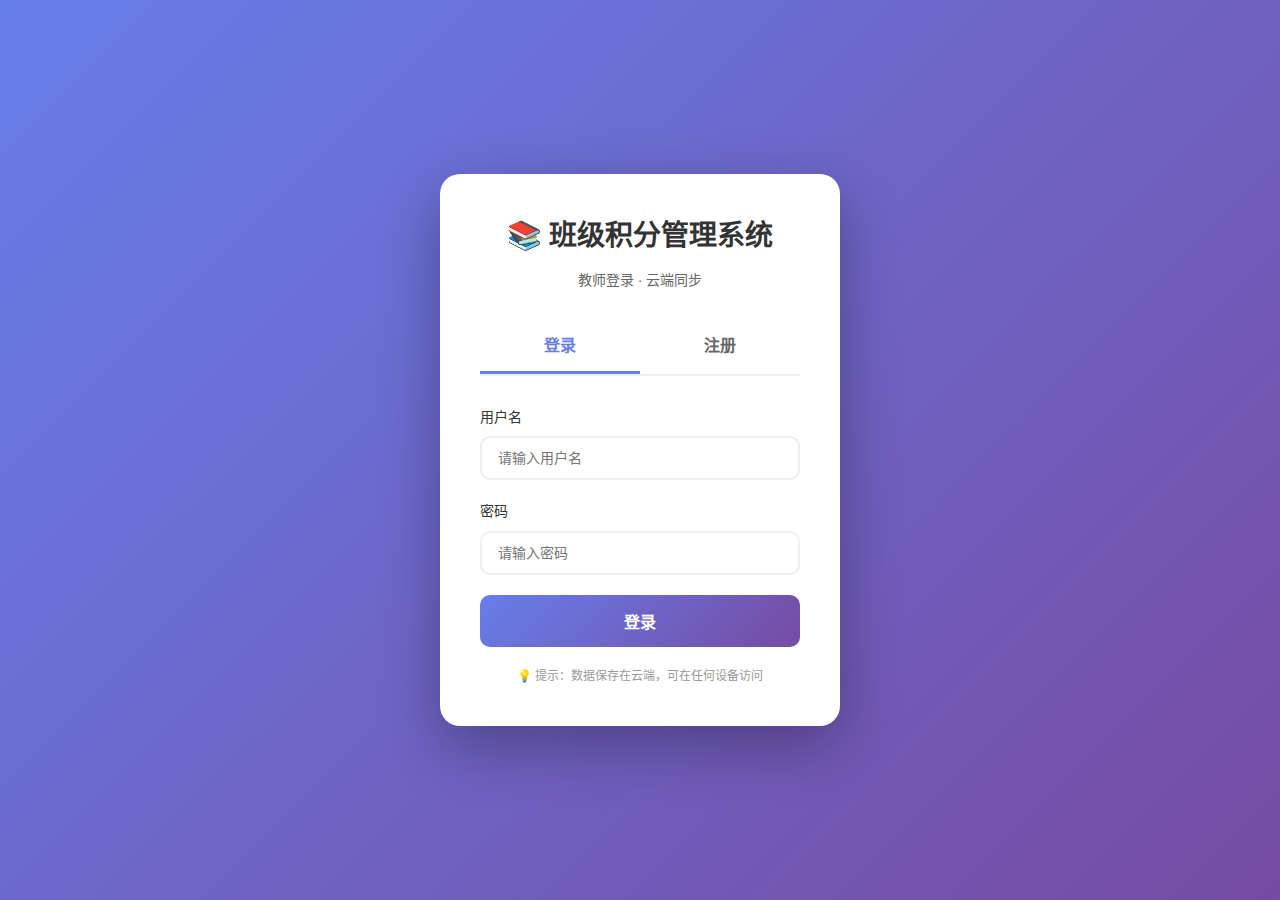
<file: index.html>
<!DOCTYPE html>
<html lang="zh-CN">
<head>
  <meta charset="UTF-8">
  <meta name="viewport" content="width=device-width, initial-scale=1.0">
  <title>班级积分管理系统 - 云端版</title>
  <meta http-equiv="refresh" content="0; url=hybrid-cloud.html">
</head>
<body>
  <p>正在跳转...</p>
  <script>
    window.location.href = 'hybrid-cloud.html';
  </script>
</body>
</html>
</file>
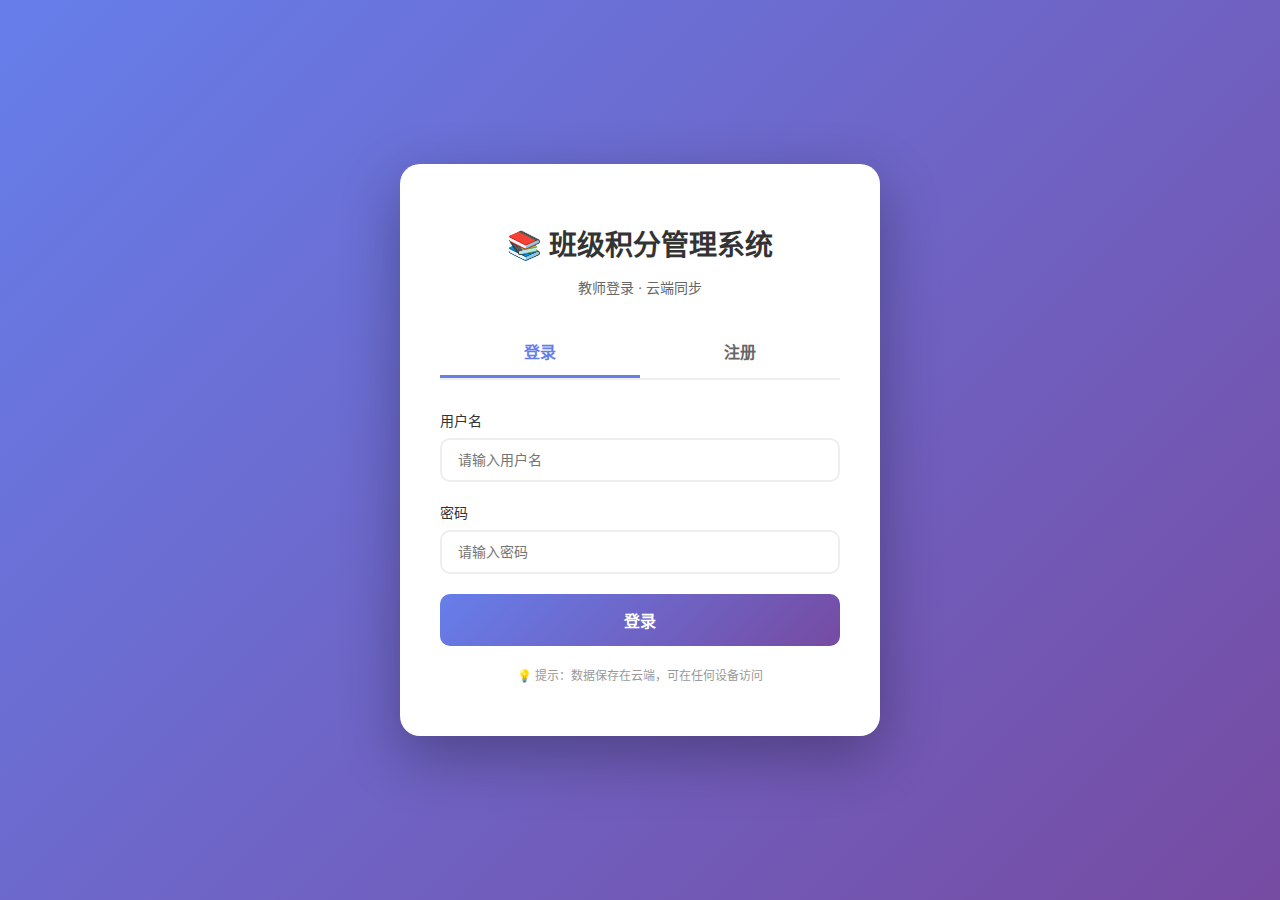
<file: cloud-version.html>
<!DOCTYPE html>
<html lang="zh-CN">
<head>
  <meta charset="UTF-8">
  <meta name="viewport" content="width=device-width, initial-scale=1.0">
  <title>班级积分管理系统 - 云端版</title>
  <script src="https://cdn.sheetjs.com/xlsx-0.20.1/package/dist/xlsx.full.min.js"></script>
  <style>
    /* 登录界面样式 */
    #authOverlay {
      position: fixed;
      inset: 0;
      background: linear-gradient(135deg, #667eea 0%, #764ba2 100%);
      display: flex;
      align-items: center;
      justify-content: center;
      z-index: 10000;
    }

    #authOverlay.hidden {
      display: none;
    }

    .auth-card {
      background: white;
      padding: 40px;
      border-radius: 20px;
      box-shadow: 0 20px 60px rgba(0,0,0,0.3);
      width: 90%;
      max-width: 400px;
    }

    .auth-title {
      text-align: center;
      color: #333;
      margin-bottom: 10px;
      font-size: 28px;
      font-weight: 700;
    }

    .auth-subtitle {
      text-align: center;
      color: #666;
      margin-bottom: 30px;
      font-size: 14px;
    }

    .auth-tabs {
      display: flex;
      margin-bottom: 30px;
      border-bottom: 2px solid #eee;
    }

    .auth-tab {
      flex: 1;
      padding: 12px;
      text-align: center;
      cursor: pointer;
      color: #666;
      font-weight: 600;
      border-bottom: 3px solid transparent;
      transition: all 0.3s;
    }

    .auth-tab.active {
      color: #667eea;
      border-bottom-color: #667eea;
    }

    .auth-form-group {
      margin-bottom: 20px;
    }

    .auth-label {
      display: block;
      margin-bottom: 8px;
      color: #333;
      font-weight: 500;
      font-size: 14px;
    }

    .auth-input {
      width: 100%;
      padding: 12px 16px;
      border: 2px solid #eee;
      border-radius: 10px;
      font-size: 14px;
      transition: border-color 0.3s;
      box-sizing: border-box;
    }

    .auth-input:focus {
      outline: none;
      border-color: #667eea;
    }

    .auth-btn {
      width: 100%;
      padding: 14px;
      background: linear-gradient(135deg, #667eea 0%, #764ba2 100%);
      color: white;
      border: none;
      border-radius: 10px;
      font-size: 16px;
      font-weight: 600;
      cursor: pointer;
      transition: transform 0.2s, box-shadow 0.2s;
    }

    .auth-btn:hover {
      transform: translateY(-2px);
      box-shadow: 0 10px 20px rgba(102, 126, 234, 0.4);
    }

    .auth-hint {
      text-align: center;
      margin-top: 20px;
      color: #999;
      font-size: 12px;
    }

    .auth-error {
      background: #fee;
      color: #c33;
      padding: 10px;
      border-radius: 8px;
      margin-bottom: 15px;
      font-size: 14px;
      display: none;
    }

    .auth-loading {
      display: none;
      text-align: center;
      padding: 20px;
    }

    .auth-spinner {
      border: 3px solid #f3f3f3;
      border-top: 3px solid #667eea;
      border-radius: 50%;
      width: 40px;
      height: 40px;
      animation: spin 1s linear infinite;
      margin: 0 auto;
    }

    @keyframes spin {
      0% { transform: rotate(0deg); }
      100% { transform: rotate(360deg); }
    }

    #registerForm {
      display: none;
    }

    #mainApp {
      display: none;
    }

    #mainApp.show {
      display: block;
    }
  </style>
</head>
<body>
  <!-- 登录注册界面 -->
  <div id="authOverlay">
    <div class="auth-card">
      <h1 class="auth-title">📚 班级积分管理系统</h1>
      <p class="auth-subtitle">教师登录 · 云端同步</p>

      <div class="auth-tabs">
        <div class="auth-tab active" onclick="showAuthLogin()">登录</div>
        <div class="auth-tab" onclick="showAuthRegister()">注册</div>
      </div>

      <div class="auth-error" id="authError"></div>
      <div class="auth-loading" id="authLoading">
        <div class="auth-spinner"></div>
        <p style="margin-top: 10px; color: #666;">加载中...</p>
      </div>

      <!-- 登录表单 -->
      <form id="loginForm" onsubmit="handleAuthLogin(event)">
        <div class="auth-form-group">
          <label class="auth-label">用户名</label>
          <input type="text" class="auth-input" id="loginUsername" required placeholder="请输入用户名">
        </div>
        <div class="auth-form-group">
          <label class="auth-label">密码</label>
          <input type="password" class="auth-input" id="loginPassword" required placeholder="请输入密码">
        </div>
        <button type="submit" class="auth-btn">登录</button>
        <p class="auth-hint">💡 提示：数据保存在云端，可在任何设备访问</p>
      </form>

      <!-- 注册表单 -->
      <form id="registerForm" onsubmit="handleAuthRegister(event)">
        <div class="auth-form-group">
          <label class="auth-label">用户名</label>
          <input type="text" class="auth-input" id="regUsername" required placeholder="请输入用户名">
        </div>
        <div class="auth-form-group">
          <label class="auth-label">密码</label>
          <input type="password" class="auth-input" id="regPassword" required placeholder="请输入密码（至少6位）" minlength="6">
        </div>
        <div class="auth-form-group">
          <label class="auth-label">班级名称</label>
          <input type="text" class="auth-input" id="regClassName" required placeholder="例如：四年级三班">
        </div>
        <div class="auth-form-group">
          <label class="auth-label">邮箱（选填）</label>
          <input type="email" class="auth-input" id="regEmail" placeholder="用于找回密码">
        </div>
        <button type="submit" class="auth-btn">注册</button>
        <p class="auth-hint">💡 注册后即可开始使用云端同步功能</p>
      </form>
    </div>
  </div>

  <!-- 主应用（旧版本界面将在这里加载） -->
  <div id="mainApp">
    <iframe id="appFrame" src="old-version.html" style="width:100%;height:100vh;border:none;"></iframe>
  </div>

  <script>
    const API_BASE = 'https://class-points-backend-production.up.railway.app/api';
    let authToken = null;
    let currentUser = null;

    // 登录注册界面切换
    function showAuthLogin() {
      document.querySelectorAll('.auth-tab').forEach(t => t.classList.remove('active'));
      event.target.classList.add('active');
      document.getElementById('loginForm').style.display = 'block';
      document.getElementById('registerForm').style.display = 'none';
      hideAuthError();
    }

    function showAuthRegister() {
      document.querySelectorAll('.auth-tab').forEach(t => t.classList.remove('active'));
      event.target.classList.add('active');
      document.getElementById('loginForm').style.display = 'none';
      document.getElementById('registerForm').style.display = 'block';
      hideAuthError();
    }

    function showAuthError(msg) {
      const errorEl = document.getElementById('authError');
      errorEl.textContent = msg;
      errorEl.style.display = 'block';
    }

    function hideAuthError() {
      document.getElementById('authError').style.display = 'none';
    }

    function showAuthLoading() {
      document.getElementById('authLoading').style.display = 'block';
      document.getElementById('loginForm').style.display = 'none';
      document.getElementById('registerForm').style.display = 'none';
    }

    function hideAuthLoading() {
      document.getElementById('authLoading').style.display = 'none';
    }

    // 登录处理
    async function handleAuthLogin(e) {
      e.preventDefault();
      hideAuthError();
      showAuthLoading();

      const username = document.getElementById('loginUsername').value;
      const password = document.getElementById('loginPassword').value;

      try {
        const response = await fetch(`${API_BASE}/auth/login`, {
          method: 'POST',
          headers: { 'Content-Type': 'application/json' },
          body: JSON.stringify({ username, password })
        });

        const data = await response.json();

        if (data.success && data.data.token) {
          authToken = data.data.token;
          currentUser = data.data.user;
          localStorage.setItem('auth_token', authToken);
          localStorage.setItem('user_info', JSON.stringify(currentUser));
          
          // 隐藏登录界面，显示主应用
          document.getElementById('authOverlay').classList.add('hidden');
          document.getElementById('mainApp').classList.add('show');
        } else {
          hideAuthLoading();
          showAuthLogin();
          showAuthError(data.message || '登录失败');
        }
      } catch (error) {
        hideAuthLoading();
        showAuthLogin();
        showAuthError('网络错误，请检查连接');
        console.error('Login error:', error);
      }
    }

    // 注册处理
    async function handleAuthRegister(e) {
      e.preventDefault();
      hideAuthError();
      showAuthLoading();

      const username = document.getElementById('regUsername').value;
      const password = document.getElementById('regPassword').value;
      const className = document.getElementById('regClassName').value;
      const email = document.getElementById('regEmail').value;

      try {
        const response = await fetch(`${API_BASE}/auth/register`, {
          method: 'POST',
          headers: { 'Content-Type': 'application/json' },
          body: JSON.stringify({ username, password, className, email })
        });

        const data = await response.json();

        if (data.success && data.data.token) {
          authToken = data.data.token;
          currentUser = data.data.user;
          localStorage.setItem('auth_token', authToken);
          localStorage.setItem('user_info', JSON.stringify(currentUser));
          
          // 隐藏登录界面，显示主应用
          document.getElementById('authOverlay').classList.add('hidden');
          document.getElementById('mainApp').classList.add('show');
        } else {
          hideAuthLoading();
          showAuthRegister();
          showAuthError(data.message || '注册失败');
        }
      } catch (error) {
        hideAuthLoading();
        showAuthRegister();
        showAuthError('网络错误，请检查连接');
        console.error('Register error:', error);
      }
    }

    // 页面加载时检查登录状态
    window.addEventListener('DOMContentLoaded', () => {
      const token = localStorage.getItem('auth_token');
      if (token) {
        authToken = token;
        // 验证token是否有效
        fetch(`${API_BASE}/auth/me`, {
          headers: { 'Authorization': `Bearer ${token}` }
        })
        .then(res => res.json())
        .then(data => {
          if (data.success) {
            currentUser = data.data;
            document.getElementById('authOverlay').classList.add('hidden');
            document.getElementById('mainApp').classList.add('show');
          } else {
            localStorage.removeItem('auth_token');
            localStorage.removeItem('user_info');
          }
        })
        .catch(() => {
          localStorage.removeItem('auth_token');
          localStorage.removeItem('user_info');
        });
      }
    });
  </script>
</body>
</html>
</file>
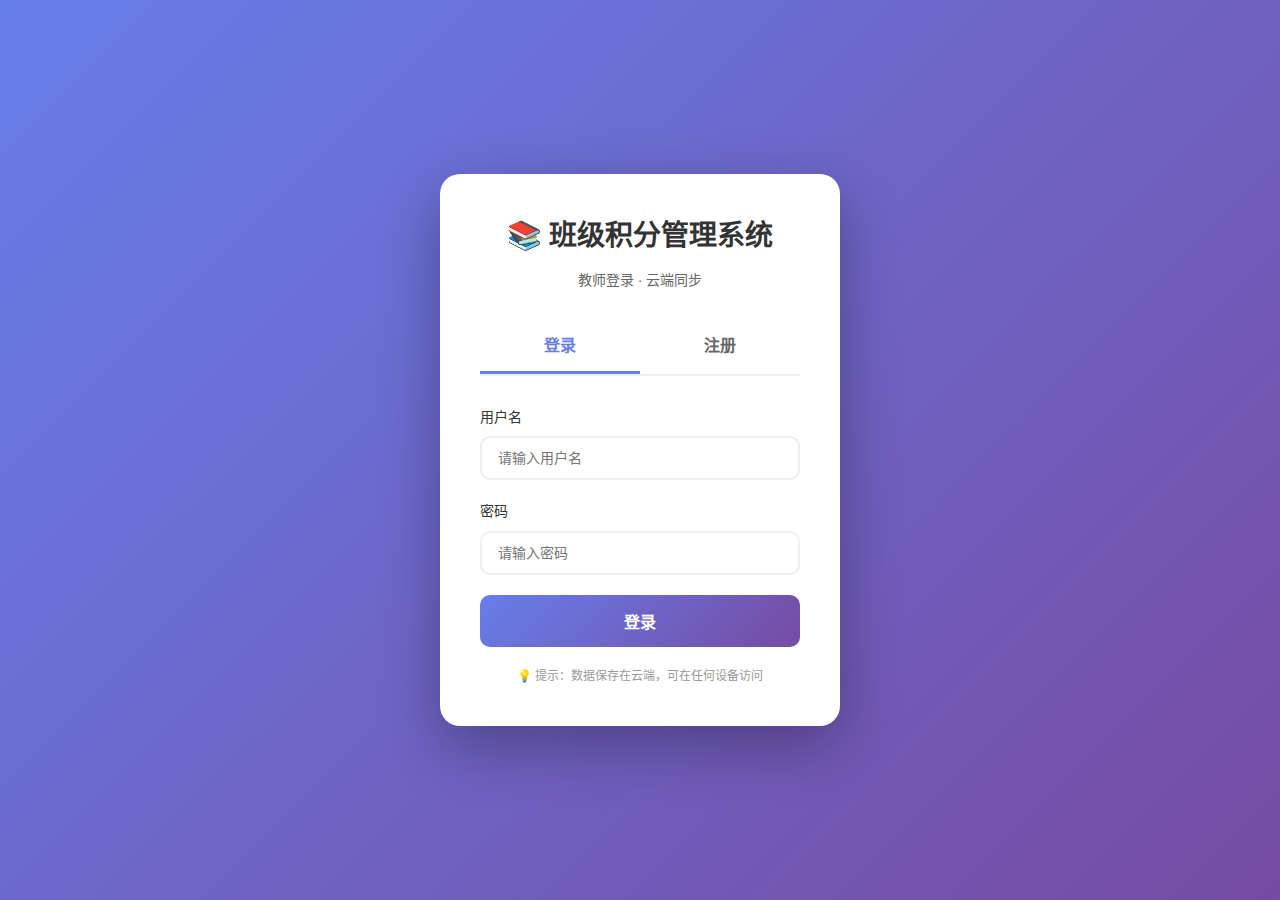
<file: hybrid-cloud.html>
<!DOCTYPE html>
<html lang="zh-CN">
<head>
  <meta charset="UTF-8">
  <meta name="viewport" content="width=device-width, initial-scale=1.0">
  <title>班级积分管理系统 - 云端版</title>
  <!-- SheetJS库 用于Excel导出 -->
  <script src="https://cdn.sheetjs.com/xlsx-0.20.1/package/dist/xlsx.full.min.js"></script>
  <!-- 云端存储适配器 -->
  <script src="js/cloud-storage.js?v=1.0.1"></script>
  <!-- localStorage代理 -->
  <script src="js/localStorage-proxy.js?v=1.0.1"></script>
  <style>
    /* ==================== 登录界面样式 ==================== */
    #authOverlay {
      position: fixed;
      inset: 0;
      background: linear-gradient(135deg, #667eea 0%, #764ba2 100%);
      display: flex;
      align-items: center;
      justify-content: center;
      z-index: 10000;
    }

    #authOverlay.hidden {
      display: none;
    }

    .auth-card {
      background: white;
      padding: 40px;
      border-radius: 20px;
      box-shadow: 0 20px 60px rgba(0,0,0,0.3);
      width: 90%;
      max-width: 400px;
    }

    .auth-title {
      text-align: center;
      color: #333;
      margin-bottom: 10px;
      font-size: 28px;
      font-weight: 700;
    }

    .auth-subtitle {
      text-align: center;
      color: #666;
      margin-bottom: 30px;
      font-size: 14px;
    }

    .auth-tabs {
      display: flex;
      margin-bottom: 30px;
      border-bottom: 2px solid #eee;
    }

    .auth-tab {
      flex: 1;
      padding: 12px;
      text-align: center;
      cursor: pointer;
      color: #666;
      font-weight: 600;
      border-bottom: 3px solid transparent;
      transition: all 0.3s;
    }

    .auth-tab.active {
      color: #667eea;
      border-bottom-color: #667eea;
    }

    .auth-form-group {
      margin-bottom: 20px;
    }

    .auth-label {
      display: block;
      margin-bottom: 8px;
      color: #333;
      font-weight: 500;
      font-size: 14px;
    }

    .auth-input {
      width: 100%;
      padding: 12px 16px;
      border: 2px solid #eee;
      border-radius: 10px;
      font-size: 14px;
      transition: border-color 0.3s;
      box-sizing: border-box;
    }

    .auth-input:focus {
      outline: none;
      border-color: #667eea;
    }

    .auth-btn {
      width: 100%;
      padding: 14px;
      background: linear-gradient(135deg, #667eea 0%, #764ba2 100%);
      color: white;
      border: none;
      border-radius: 10px;
      font-size: 16px;
      font-weight: 600;
      cursor: pointer;
      transition: transform 0.2s, box-shadow 0.2s;
    }

    .auth-btn:hover {
      transform: translateY(-2px);
      box-shadow: 0 10px 20px rgba(102, 126, 234, 0.4);
    }

    .auth-hint {
      text-align: center;
      margin-top: 20px;
      color: #999;
      font-size: 12px;
    }

    .auth-error {
      background: #fee;
      color: #c33;
      padding: 10px;
      border-radius: 8px;
      margin-bottom: 15px;
      font-size: 14px;
      display: none;
    }

    .auth-loading {
      display: none;
      text-align: center;
      padding: 20px;
    }

    .auth-spinner {
      border: 3px solid #f3f3f3;
      border-top: 3px solid #667eea;
      border-radius: 50%;
      width: 40px;
      height: 40px;
      animation: spin 1s linear infinite;
      margin: 0 auto;
    }

    @keyframes spin {
      0% { transform: rotate(0deg); }
      100% { transform: rotate(360deg); }
    }

    #registerForm {
      display: none;
    }

    #mainApp {
      display: none;
    }

    #mainApp.show {
      display: block;
    }
  <style>
    /* ==================== 设计系统 ==================== */
    :root {
      /* 颜色系统 */
      --gold: #d4af37;
      --bg: #f5f7fb;
      --surface: #ffffff;
      --muted: #667085;
      --text: #1f2937;
      --primary: #2563eb;
      --primary-2: #7c3aed;
      --ring: #c7d2fe;
      --success: #16a34a;
      --danger: #e11d48;
      --warning: #f59e0b;
      
      /* 布局 */
      --radius: 14px;
      --shadow: 0 6px 24px rgba(16,24,40,.08), 0 2px 8px rgba(16,24,40,.06);
      --border: #e5e7eb;
      --soft: #f8fafc;
    }

    /* ==================== 基础重置 ==================== */
    * {
      margin: 0;
      padding: 0;
      box-sizing: border-box;
    }

    body {
      font-family: -apple-system, BlinkMacSystemFont, 'Segoe UI', Roboto, 'Helvetica Neue', Arial, sans-serif;
      background: var(--bg);
      color: var(--text);
      line-height: 1.6;
    }

    /* ==================== 布局 ==================== */
    .container {
      max-width: 1600px;
      margin: 0 auto;
      padding: 0 16px;
    }

    .header {
      background: linear-gradient(135deg, var(--primary) 0%, var(--primary-2) 100%);
      color: white;
      padding: 16px 0;
      position: sticky;
      top: 0;
      z-index: 120;
      box-shadow: 0 4px 12px rgba(0,0,0,0.1);
    }

    .header-content {
      display: flex;
      align-items: center;
      justify-content: space-between;
      flex-wrap: wrap;
      gap: 12px;
    }

    .header h1 {
      font-size: 24px;
      font-weight: 700;
    }

    .header-actions {
      display: flex;
      align-items: center;
      gap: 12px;
      flex-wrap: wrap;
    }

    .grid {
      display: grid;
      grid-template-columns: 280px 1fr 360px;
      gap: 16px;
      margin-top: 16px;
    }
    
    /* 左侧导航固定定位 */
    .grid > div:first-child {
      position: sticky;
      top: 16px;
      align-self: start;
      max-height: calc(100vh - 32px);
      overflow-y: auto;
    }
    
    /* 左侧导航滚动条样式 */
    .grid > div:first-child::-webkit-scrollbar {
      width: 6px;
    }
    
    .grid > div:first-child::-webkit-scrollbar-track {
      background: transparent;
    }
    
    .grid > div:first-child::-webkit-scrollbar-thumb {
      background: var(--border);
      border-radius: 3px;
    }
    
    .grid > div:first-child::-webkit-scrollbar-thumb:hover {
      background: var(--muted);
    }

    @media(max-width: 1100px) {
      .grid {
        grid-template-columns: 1fr;
      }
      
      #rankPane {
        max-height: 500px !important;
      }
    }

    /* ==================== 组件样式 ==================== */
    .btn {
      padding: 10px 14px;
      border-radius: 12px;
      border: 1px solid var(--border);
      background: #fff;
      color: var(--text);
      font-weight: 600;
      cursor: pointer;
      transition: .15s box-shadow, .15s transform;
      box-shadow: 0 1px 2px rgba(16,24,40,.06);
      font-size: 14px;
      white-space: nowrap;
    }

    .btn:hover {
      transform: translateY(-1px);
      box-shadow: 0 6px 18px rgba(16,24,40,.1);
    }

    .btn.primary {
      background: linear-gradient(90deg, #2563eb, #7c3aed);
      border: none;
      color: #fff;
    }

    .btn.warn {
      background: linear-gradient(90deg, #e11d48, #fb7185);
      border: none;
      color: #fff;
    }

    .btn.ghost {
      background: transparent;
      border: 1px solid rgba(255,255,255,0.3);
      color: white;
    }

    .btn.ghost:hover {
      background: rgba(255,255,255,0.1);
    }

    .btn:disabled {
      opacity: 0.5;
      cursor: not-allowed;
      transform: none;
    }

    .btn.active {
      background: linear-gradient(90deg, var(--primary), var(--primary-2));
      color: white;
      border-color: var(--primary);
    }

    /* 新增：加分减分按钮样式 */
    .btn-add {
      background: linear-gradient(135deg, #a855f7, #7c3aed);
      color: white;
      border: none;
      padding: 8px 20px;
      border-radius: 20px;
      font-size: 13px;
      font-weight: 600;
    }

    .btn-subtract {
      background: linear-gradient(135deg, #ff6b6b, #ee5a6f);
      color: white;
      border: none;
      padding: 8px 20px;
      border-radius: 20px;
      font-size: 13px;
      font-weight: 600;
    }

    .btn-text {
      background: transparent;
      border: none;
      color: var(--text);
      padding: 4px 8px;
      font-size: 13px;
      cursor: pointer;
      font-weight: 500;
    }

    .btn-text:hover {
      color: var(--primary);
      transform: none;
      box-shadow: none;
    }

    input, select, textarea {
      padding: 10px 12px;
      border: 1px solid var(--border);
      border-radius: 8px;
      font-size: 14px;
      width: 100%;
      transition: border-color 0.2s;
    }

    input:focus, select:focus, textarea:focus {
      outline: none;
      border-color: var(--primary);
      box-shadow: 0 0 0 3px var(--ring);
    }

    /* ==================== 下拉选择器优化 ==================== */
    select {
      background: white;
      cursor: pointer;
      font-weight: 500;
    }

    select option {
      padding: 10px;
      background: #f8fafc;
      color: #1e293b;
      font-weight: 500;
      border-bottom: 1px solid #e2e8f0;
    }

    select option:checked,
    select option:hover {
      background: linear-gradient(90deg, #ddd6fe, #e0e7ff);
      color: #5b21b6;
      font-weight: 600;
    }

    /* 主题选择器样式 */
    select#themeSel {
      background: rgba(255,255,255,0.2);
      color: white;
      border-color: rgba(255,255,255,0.3);
      font-weight: 600;
    }

    select#themeSel option {
      background: #f8fafc;
      color: #1e293b;
      padding: 12px 16px;
      font-weight: 600;
    }

    select#themeSel option[value="default"] {
      background: #dbeafe;
      color: #1e40af;
    }

    select#themeSel option[value="dark"] {
      background: #334155;
      color: white;
    }

    select#themeSel option[value="green"] {
      background: #d1fae5;
      color: #065f46;
    }

    select#themeSel option[value="purple"] {
      background: #e9d5ff;
      color: #6b21a8;
    }

    select#themeSel option[value="orange"] {
      background: #fed7aa;
      color: #9a3412;
    }

    select#themeSel option[value="pink"] {
      background: #fce7f3;
      color: #9f1239;
    }

    select#themeSel option[value="blue"] {
      background: #e0f2fe;
      color: #075985;
    }

    select#themeSel option[value="brown"] {
      background: #fef3c7;
      color: #78350f;
    }

    /* 班级选择器样式 */
    select#classSel {
      background: white;
      border: 2px solid #3b82f6;
      font-weight: 600;
      color: #1e40af;
    }

    select#classSel option {
      background: #eff6ff;
      color: #1e40af;
      padding: 12px 16px;
      border-bottom: 1px solid #bfdbfe;
      font-weight: 600;
    }

    select#classSel option:checked {
      background: #1e40af;
      color: white;
      font-weight: 700;
    }
    
    select#classSel option:hover {
      background: #bfdbfe;
      color: #1e3a8a;
    }

    /* 排行榜类型选择器样式 */
    select#rankTypeSel option {
      background: #f8fafc;
      color: #1e293b;
      padding: 10px 16px;
      font-weight: 600;
    }

    select#rankTypeSel option[value="total"] {
      background: #fef3c7;
      color: #92400e;
      font-weight: 700;
    }

    select#rankTypeSel option[value="day"] {
      background: #dbeafe;
      color: #1e40af;
      font-weight: 700;
    }

    select#rankTypeSel option[value="week"] {
      background: #dcfce7;
      color: #166534;
      font-weight: 700;
    }

    select#rankTypeSel option[value="month"] {
      background: #fae8ff;
      color: #86198f;
      font-weight: 700;
    }

    select#rankTypeSel option[value="year"] {
      background: #ffe4e6;
      color: #be123c;
      font-weight: 700;
    }

    .card {
      background: #fff;
      border: 1px solid var(--border);
      border-radius: 14px;
      box-shadow: 0 2px 10px rgba(16,24,40,.06);
      padding: 12px;
      display: flex;
      flex-direction: column;
      align-items: center;
      gap: 10px;
      position: relative;
      transition: transform .12s ease, box-shadow .12s ease;
    }

    .card:hover {
      transform: translateY(-1px);
      box-shadow: 0 10px 28px rgba(2,6,23,.10);
    }

    .panel {
      background: white;
      border: 1px solid var(--border);
      border-radius: var(--radius);
      padding: 20px;
      box-shadow: var(--shadow);
    }

    .panel h2 {
      font-size: 18px;
      font-weight: 700;
      margin-bottom: 16px;
      color: var(--text);
    }

    /* ==================== 学生卡片 ==================== */
    .student-grid {
      display: grid;
      grid-template-columns: repeat(auto-fill, minmax(180px, 1fr));
      gap: 16px;
    }

    .avatar {
      width: 70px;
      height: 70px;
      border-radius: 50%;
      cursor: pointer;
      position: relative;
      background: linear-gradient(135deg, #a855f7, #7c3aed);
      padding: 3px;
      box-sizing: content-box;
      border: 3px solid transparent;
      box-shadow: 0 2px 8px rgba(0,0,0,0.15);
      transition: all 0.3s ease;
    }
    
    .avatar:hover {
      transform: scale(1.05);
      box-shadow: 0 4px 12px rgba(0,0,0,0.25);
    }

    .avatar img {
      width: 70px;
      height: 70px;
      object-fit: cover;
      border-radius: 50%;
      display: block;
      background: #f5f5f5;
    }

    .name {
      font-size: 15px;
      font-weight: 600;
      text-align: center;
      color: var(--text);
      margin: 8px 0 4px 0;
    }

    .pts {
      font-size: 18px;
      font-weight: 700;
      color: var(--text);
      margin: 4px 0;
    }

    .card-actions {
      display: flex;
      gap: 8px;
      width: 100%;
      justify-content: center;
      margin: 12px 0 8px 0;
    }

    .card-links {
      display: flex;
      justify-content: center;
      gap: 24px;
      margin: 8px 0;
      padding: 8px 0;
      border-top: 1px solid var(--border);
      border-bottom: 1px solid var(--border);
    }

    .card-bottom {
      display: flex;
      justify-content: center;
      gap: 24px;
      margin-top: 8px;
    }

    .card-stats {
      font-size: 12px;
      color: var(--muted);
      text-align: left;
      width: 100%;
      padding: 8px 12px;
      background: var(--soft);
      border-radius: 8px;
      margin-top: 8px;
    }

    .card-stats div {
      display: flex;
      justify-content: space-between;
      margin: 2px 0;
    }

    .check {
      position: absolute;
      top: 8px;
      right: 8px;
      width: 18px;
      height: 18px;
      cursor: pointer;
    }

    /* ==================== 段位系统样式 ==================== */
    .rank-tier {
      font-size: 13px;
      margin: 4px 0;
      text-align: center;
      text-shadow: 0 1px 2px rgba(0,0,0,0.1);
    }

    .rank-progress {
      width: 100%;
      margin: 8px 0;
      font-size: 11px;
    }

    .progress-bar-container {
      width: 100%;
      height: 6px;
      background: rgba(0,0,0,0.1);
      border-radius: 10px;
      overflow: hidden;
      margin-bottom: 4px;
    }

    .progress-bar {
      height: 100%;
      border-radius: 10px;
      transition: width 0.3s ease;
      box-shadow: 0 0 8px rgba(255,255,255,0.5);
    }

    .progress-text {
      text-align: center;
      color: var(--muted);
      font-size: 10px;
    }

    .rank-tier-small {
      white-space: nowrap;
      overflow: hidden;
      text-overflow: ellipsis;
    }

    /* ==================== 规则筛选按钮样式 ==================== */
    .rule-filter-btn {
      position: relative;
      overflow: hidden;
    }
    
    .rule-filter-btn:hover {
      border-color: var(--primary) !important;
      transform: translateY(-2px);
      box-shadow: 0 4px 12px rgba(59, 130, 246, 0.2);
    }
    
    .rule-filter-btn.active {
      background: linear-gradient(135deg, #3b82f6, #2563eb) !important;
      color: white !important;
      border-color: #2563eb !important;
      box-shadow: 0 4px 12px rgba(59, 130, 246, 0.3);
    }

    /* ==================== 规则选择卡片样式 ==================== */
    .rule-select-card:hover {
      border-color: var(--primary) !important;
      transform: translateY(-2px);
      box-shadow: 0 4px 16px rgba(59, 130, 246, 0.15) !important;
    }

    .rule-select-card:has(.rule-check:checked) {
      border-color: var(--primary) !important;
      background: linear-gradient(135deg, #eff6ff, #dbeafe) !important;
      box-shadow: 0 4px 16px rgba(59, 130, 246, 0.25) !important;
    }

    /* ==================== 排行榜 ==================== */
    #rankPane {
      position: sticky;
      top: 80px;
      max-height: calc(100vh - 80px - 12px);
      overflow: hidden;
      display: flex;
      flex-direction: column;
    }

    #rankPane .panel {
      display: flex;
      flex-direction: column;
      height: 100%;
      padding: 0;
      overflow: hidden;
    }

    #rankPane .panel h2 {
      margin: 0;
      padding: 16px 20px;
      background: linear-gradient(135deg, #a855f7 0%, #7c3aed 50%, #f59e0b 100%);
      color: white;
      border-radius: var(--radius) var(--radius) 0 0;
      display: flex;
      align-items: center;
      gap: 8px;
      font-size: 17px;
    }

    .rank-tabs {
      display: none; /* 暂时隐藏多个tab按钮，只保留总榜/日榜等切换 */
    }

    #rankList {
      flex: 1;
      overflow-y: auto;
      padding: 8px 12px 12px 12px;
      background: white;
    }

    .rank-item {
      display: flex;
      align-items: center;
      gap: 10px;
      padding: 10px 8px;
      margin-bottom: 4px;
      background: white;
      border-radius: 10px;
      transition: all 0.2s;
      border: 1px solid transparent;
    }

    .rank-item:hover {
      background: #faf5ff;
      border-color: #e9d5ff;
      transform: translateX(2px);
    }

    .rank-item .num {
      font-size: 14px;
      font-weight: 700;
      min-width: 28px;
      text-align: left;
      color: #a855f7;
    }

    .rank-item:nth-child(1) .num {
      color: #f59e0b;
      font-size: 15px;
    }

    .rank-item:nth-child(2) .num {
      color: #ec4899;
      font-size: 15px;
    }

    .rank-item:nth-child(3) .num {
      color: #8b5cf6;
      font-size: 15px;
    }

    .rank-item .avatar {
      width: 36px;
      height: 36px;
      padding: 2px;
      flex-shrink: 0;
      border: 2px solid transparent;
      transition: all 0.2s ease;
    }

    .rank-item .avatar img {
      width: 36px;
      height: 36px;
    }

    .rank-item .name {
      flex: 1;
      text-align: left;
      margin: 0;
      font-size: 14px;
      font-weight: 500;
      color: var(--text);
      overflow: hidden;
      text-overflow: ellipsis;
      white-space: nowrap;
    }

    .rank-item .pts {
      font-size: 15px;
      font-weight: 700;
      color: #f59e0b;
      flex-shrink: 0;
    }

    .rank-item .delta {
      min-width: 18px;
      text-align: center;
      font-size: 14px;
      font-weight: 700;
      flex-shrink: 0;
    }

    .delta.up { color: #10b981; }
    .delta.down { color: #ef4444; }
    .delta.same { color: #9ca3af; }

    .delta.up::before { content: '↑'; }
    .delta.down::before { content: '↓'; }
    .delta.same::before { content: '−'; font-size: 12px; }

    /* 排行榜模式切换按钮 */
    .rank-mode-btn:hover {
      background: var(--soft);
      border-color: var(--primary);
    }

    .rank-mode-btn.active {
      background: linear-gradient(135deg, #a855f7, #7c3aed);
      color: white;
      border-color: #a855f7;
    }

    /* ==================== 导航面板 ==================== */
    .nav-panel {
      display: flex;
      flex-direction: column;
      gap: 8px;
    }

    .nav-btn {
      width: 100%;
      text-align: left;
      padding: 12px 16px;
      background: white;
      border: 1px solid var(--border);
      border-radius: 10px;
      cursor: pointer;
      transition: all 0.2s;
      font-size: 14px;
      font-weight: 500;
    }

    .nav-btn:hover {
      background: var(--soft);
      border-color: var(--primary);
    }

    .nav-btn.active {
      background: linear-gradient(90deg, var(--primary), var(--primary-2));
      color: white;
      border-color: var(--primary);
    }

    /* ==================== 弹窗 ==================== */
    .modal {
      position: fixed;
      inset: 0;
      display: none;
      align-items: center;
      justify-content: center;
      background: rgba(2,6,23,.45);
      z-index: 200;
      padding: 20px;
    }

    .modal.show {
      display: flex;
    }

    .modal-card {
      width: 860px;
      max-width: 100%;
      max-height: 90vh;
      background: #fff;
      border: 1px solid var(--border);
      border-radius: 16px;
      box-shadow: 0 24px 80px rgba(2,6,23,.35);
      padding: 24px;
      overflow-y: auto;
    }

    .modal-header {
      font-size: 20px;
      font-weight: 700;
      margin-bottom: 16px;
      color: var(--text);
    }

    .modal-body {
      margin-bottom: 20px;
    }

    .modal-footer {
      display: flex;
      gap: 12px;
      justify-content: flex-end;
    }

    /* ==================== Toast ==================== */
    #toast {
      position: fixed;
      top: 80px;
      left: 50%;
      transform: translateX(-50%);
      background: rgba(0,0,0,0.85);
      color: white;
      padding: 12px 24px;
      border-radius: 8px;
      font-size: 14px;
      z-index: 300;
      display: none;
      box-shadow: 0 8px 24px rgba(0,0,0,0.3);
    }

    /* ==================== 工具样式 ==================== */
    .row {
      display: flex;
      gap: 12px;
      align-items: center;
    }

    .subtle {
      color: var(--muted);
      font-size: 13px;
    }

    .mt8 { margin-top: 8px; }
    .mt16 { margin-top: 16px; }
    .mb8 { margin-bottom: 8px; }
    .mb16 { margin-bottom: 16px; }

    .text-center { text-align: center; }

    /* ==================== 空状态 ==================== */
    .empty-state {
      text-align: center;
      padding: 60px 20px;
      color: var(--muted);
    }

    .empty-state-icon {
      font-size: 48px;
      margin-bottom: 16px;
    }

    .empty-state-text {
      font-size: 16px;
      margin-bottom: 20px;
    }

    /* ==================== 字母键盘 ==================== */
    .key-btn {
      width: 36px;
      height: 36px;
      border: 1px solid var(--border);
      background: white;
      border-radius: 8px;
      cursor: pointer;
      font-weight: 600;
      font-size: 14px;
      color: var(--text);
      transition: all 0.2s;
      display: flex;
      align-items: center;
      justify-content: center;
      box-shadow: 0 1px 3px rgba(0,0,0,0.05);
    }

    .key-btn:hover {
      background: var(--soft);
      border-color: var(--primary);
      transform: translateY(-1px);
      box-shadow: 0 3px 8px rgba(0,0,0,0.1);
    }

    .key-btn.active {
      background: linear-gradient(90deg, var(--primary), var(--primary-2));
      color: white;
      border-color: var(--primary);
    }

    .key-btn.clear-btn {
      width: auto;
      padding: 0 16px;
      background: linear-gradient(90deg, var(--danger), #fb7185);
      color: white;
      border: none;
    }

    /* ==================== 主题系统 ==================== */
    /* 暗黑主题 */
    body.theme-dark {
      --bg: #1a1a2e;
      --surface: #16213e;
      --text: #e4e4e7;
      --muted: #94a3b8;
      --border: #334155;
      --soft: #1e293b;
      --primary: #3b82f6;
      --primary-2: #a855f7;
    }

    body.theme-dark .header {
      background: linear-gradient(135deg, #1e293b 0%, #0f172a 100%);
    }

    body.theme-dark .card {
      background: var(--surface);
      border-color: var(--border);
    }

    body.theme-dark .panel {
      background: var(--surface);
      border-color: var(--border);
    }

    body.theme-dark input, 
    body.theme-dark select, 
    body.theme-dark textarea {
      background: var(--soft);
      border-color: var(--border);
      color: var(--text);
    }

    body.theme-dark .btn {
      background: var(--surface);
      border-color: var(--border);
      color: var(--text);
    }

    /* 清新绿主题 */
    body.theme-green {
      --bg: #ecfdf5;
      --surface: #ffffff;
      --primary: #34d399;
      --primary-2: #10b981;
      --text: #064e3b;
      --border: #a7f3d0;
    }

    body.theme-green .header {
      background: linear-gradient(135deg, #34d399 0%, #10b981 100%);
    }

    /* 优雅紫主题 */
    body.theme-purple {
      --bg: #faf5ff;
      --surface: #ffffff;
      --primary: #a855f7;
      --primary-2: #9333ea;
      --text: #581c87;
      --border: #e9d5ff;
    }

    body.theme-purple .header {
      background: linear-gradient(135deg, #a855f7 0%, #9333ea 100%);
    }

    /* 活力橙主题 */
    body.theme-orange {
      --bg: #fff7ed;
      --surface: #ffffff;
      --primary: #f97316;
      --primary-2: #ea580c;
      --text: #7c2d12;
      --border: #fed7aa;
    }

    body.theme-orange .header {
      background: linear-gradient(135deg, #f97316 0%, #ea580c 100%);
    }

    /* 甜美粉主题 */
    body.theme-pink {
      --bg: #fdf2f8;
      --surface: #ffffff;
      --primary: #ec4899;
      --primary-2: #db2777;
      --text: #831843;
      --border: #fbcfe8;
    }

    body.theme-pink .header {
      background: linear-gradient(135deg, #ec4899 0%, #db2777 100%);
    }

    /* 天空蓝主题 */
    body.theme-blue {
      --bg: #f0f9ff;
      --surface: #ffffff;
      --primary: #0ea5e9;
      --primary-2: #0284c7;
      --text: #075985;
      --border: #bae6fd;
    }

    body.theme-blue .header {
      background: linear-gradient(135deg, #0ea5e9 0%, #0284c7 100%);
    }

    /* 咖啡棕主题 */
    body.theme-brown {
      --bg: #fef3c7;
      --surface: #ffffff;
      --primary: #92400e;
      --primary-2: #78350f;
      --text: #451a03;
      --border: #fde68a;
    }

    body.theme-brown .header {
      background: linear-gradient(135deg, #92400e 0%, #78350f 100%);
    }

    /* ==================== 响应式设计 ==================== */
    @media(max-width: 900px) {
      #ruleList {
        grid-template-columns: repeat(2, 1fr) !important;
      }
      
      /* 模态框内的规则选择网格 */
      .modal-body div[style*="grid-template-columns: repeat(3, 1fr)"] {
        grid-template-columns: repeat(2, 1fr) !important;
      }
    }
    
    @media(max-width: 600px) {
      #ruleList {
        grid-template-columns: 1fr !important;
      }
      
      /* 模态框内的规则选择网格 */
      .modal-body div[style*="grid-template-columns"] {
        grid-template-columns: 1fr !important;
      }
    }
  </style>
</head>
<body>
  <!-- 顶部导航 -->
  <div class="header">
    <div class="container">
      <div class="header-content">
        <h1>🎓 班级积分管理系统</h1>
        <div class="header-actions">
          <select id="classSel" class="btn ghost">
            <option value="">选择班级</option>
          </select>
          <button id="addClassBtn" class="btn ghost">+ 新增班级</button>
          <button id="deleteClassBtn" class="btn ghost">删除班级</button>
          <button id="exportDataBtn" class="btn ghost">📤 导出JSON</button>
          <button id="exportExcelBtn" class="btn ghost">📊 导出Excel</button>
          <button id="exportDetailBtn" class="btn ghost">📑 导出积分明细</button>
          <button id="importDataBtn" class="btn ghost">📥 导入数据</button>
          <div style="display: flex; align-items: center; gap: 6px;">
            <button id="backupSettingsBtn" class="btn ghost" title="设置自动备份文件夹">💾 备份设置</button>
            <span id="backupInlineWarning" style="display: none; color: #ef4444; font-size: 12px; font-weight: 600;">未设置自动备份</span>
          </div>
          <select id="themeSel" class="btn ghost">
            <option value="default">默认主题</option>
            <option value="dark">暗黑主题</option>
            <option value="green">清新绿</option>
            <option value="purple">优雅紫</option>
            <option value="orange">活力橙</option>
            <option value="pink">甜美粉</option>
            <option value="blue">天空蓝</option>
            <option value="brown">咖啡棕</option>
          </select>
        </div>
      </div>
    </div>
  </div>

  <!-- 主内容区 -->
  <div class="container">
    <div class="grid">
      <!-- 左侧导航 -->
      <div>
        <div class="panel">
          <h2>📋 导航菜单</h2>
          <div class="nav-panel">
            <button class="nav-btn active" data-view="students">👨‍🎓 学生管理</button>
            <button class="nav-btn" data-view="groups">👥 小组管理</button>
            <button class="nav-btn" data-view="rules">📝 积分规则</button>
            <button class="nav-btn" data-view="mall">🛒 积分商城</button>
            <button class="nav-btn" data-view="randomcall">🎲 随机点名</button>
            <button class="nav-btn" data-view="timer">⏱️ 计时器</button>
            <button class="nav-btn" data-view="penalty">🎯 惩罚转盘</button>
            <button class="nav-btn" data-view="history">📊 历史记录</button>
            <button class="nav-btn" data-view="settings">⚙️ 系统设置</button>
          </div>
        </div>

        <div class="panel mt16">
          <h2>⚡ 快速操作</h2>
          <div class="row">
            <button id="fastPlus1" class="btn primary">批量加分</button>
            <button id="fastMinus1" class="btn warn">批量减分</button>
          </div>
          <div class="row mt8">
            <button id="allClassPlus" class="btn" style="background: var(--success); color: white;">➕ 全班加分</button>
            <button id="allClassMinus" class="btn" style="background: var(--danger); color: white;">➖ 全班减分</button>
          </div>
          <button id="customAdjust" class="btn mt8" style="width:100%">自定义调整</button>
        </div>
      </div>

      <!-- 中间内容区 -->
      <div>
        <div class="panel">
          <div style="display: flex; justify-content: space-between; align-items: center; margin-bottom: 8px;">
            <h2 id="contentTitle">👨‍🎓 学生管理</h2>
            <div class="row">
              <button id="addStudentBtn" class="btn primary">+ 添加学生</button>
              <button id="batchAddBtn" class="btn">批量添加</button>
              <button id="importStudentsTxt" class="btn" title="TXT格式：每行一个学生，格式为 姓名 小组名">📄 导入TXT</button>
              <button id="importStudentsExcel" class="btn" title="Excel格式：第1列姓名，第2列小组，第3列积分">📊 导入Excel</button>
            </div>
          </div>
          <div class="subtle" style="margin-bottom: 12px; font-size: 12px;">
            💡 导入格式：TXT格式每行"姓名 小组"，Excel格式列为"姓名|小组|积分"（首行跳过）
          </div>
          
          <div id="mainContent">
            <!-- 学生视图 -->
            <div id="studentsView">
              <!-- 学生人数统计 -->
              <div style="display: flex; justify-content: space-between; align-items: center; margin-bottom: 16px; padding: 12px; background: linear-gradient(135deg, #eff6ff, #dbeafe); border-radius: 12px; border: 2px solid #3b82f6;">
                <div style="display: flex; align-items: center; gap: 12px;">
                  <div style="font-size: 24px;">👥</div>
                  <div>
                    <div style="font-size: 13px; color: #1e40af; font-weight: 600;">当前学生总数</div>
                    <div style="font-size: 28px; font-weight: 700; color: #1e40af; line-height: 1;" id="studentCountDisplay">0</div>
                  </div>
                </div>
                <div style="display: flex; gap: 8px;">
                <button id="selectAllBtn" class="btn" style="padding: 8px 12px; border-radius: 8px; border: 1px solid #bfdbfe; background: white; color: #1e40af; font-weight: 600;" onclick="toggleSelectAll()">全选</button>
                  <div style="text-align: center; padding: 8px 16px; background: white; border-radius: 8px; border: 1px solid #bfdbfe;">
                    <div style="font-size: 11px; color: #64748b;">选中学生</div>
                    <div style="font-size: 18px; font-weight: 700; color: #3b82f6;" id="selectedCountDisplay">0</div>
                  </div>
                </div>
              </div>
              
              <div style="margin-bottom: 16px;">
                <input type="text" id="studentSearch" placeholder="搜索学生（支持姓名、拼音、首字母）..." style="width: 100%; margin-bottom: 12px;">
                <div id="alphabetKeyboard" style="display: flex; gap: 6px; flex-wrap: wrap; justify-content: center;">
                  <!-- 字母键盘将动态生成 -->
                </div>
              </div>
              <div class="student-grid" id="studentGrid">
                <!-- 学生卡片将动态生成 -->
              </div>
            </div>

            <!-- 小组视图 -->
            <div id="groupsView" style="display: none;">
              <div style="margin-bottom: 16px;">
                <input type="text" id="newGroupName" placeholder="输入小组名称" style="width: auto; display: inline-block; margin-right: 8px;">
                <button onclick="createGroup()" class="btn primary">创建小组</button>
                <button id="importGroupsBtn" class="btn" title="从Excel导入小组数据">📥 导入小组</button>
                <button id="exportGroupsBtn" class="btn" title="导出所有小组数据到Excel">📤 导出小组</button>
              </div>
              <div class="subtle" style="margin-bottom: 12px; font-size: 12px;">
                💡 导入格式：Excel格式列为"小组名称|成员姓名1,成员姓名2,成员姓名3"（首行跳过，多个成员用逗号分隔）
              </div>
              <div id="groupList"></div>
            </div>

            <!-- 规则视图 -->
            <div id="rulesView" style="display: none;">
              <div style="margin-bottom: 16px;">
                <input type="text" id="newRuleName" placeholder="规则名称" style="width: 200px; margin-right: 8px;">
                <input type="number" id="newRulePoints" placeholder="分值" style="width: 100px; margin-right: 8px;">
                <button onclick="createRule()" class="btn primary">添加规则</button>
                <button id="importRulesTxt" class="btn" title="TXT格式：每行一条规则，格式为 规则名称 分值">📄 导入TXT</button>
                <button id="importRulesExcel" class="btn" title="Excel格式：第1列规则名称，第2列分值，第3列描述">📊 导入Excel</button>
                <button id="exportRulesBtn" class="btn" title="导出所有积分规则到Excel">📤 导出规则</button>
              </div>
              <div class="subtle" style="margin-bottom: 12px; font-size: 12px;">
                💡 导入格式：TXT格式每行"规则名 分值"（正数加分，负数减分），Excel格式列为"规则名|分值|描述"（首行跳过）
              </div>
              
              <!-- 规则筛选按钮 -->
              <div style="display: flex; gap: 8px; margin-bottom: 16px; padding: 12px; background: var(--soft); border-radius: 12px;">
                <button class="rule-filter-btn active" data-filter="all" onclick="filterRules('all')" style="flex: 1; padding: 10px; border: 2px solid var(--border); border-radius: 8px; background: white; cursor: pointer; font-weight: 600; font-size: 14px; transition: all 0.2s;">
                  📋 全部规则
                </button>
                <button class="rule-filter-btn" data-filter="add" onclick="filterRules('add')" style="flex: 1; padding: 10px; border: 2px solid var(--border); border-radius: 8px; background: white; cursor: pointer; font-weight: 600; font-size: 14px; transition: all 0.2s;">
                  ➕ 加分规则
                </button>
                <button class="rule-filter-btn" data-filter="subtract" onclick="filterRules('subtract')" style="flex: 1; padding: 10px; border: 2px solid var(--border); border-radius: 8px; background: white; cursor: pointer; font-weight: 600; font-size: 14px; transition: all 0.2s;">
                  ➖ 减分规则
                </button>
              </div>
              
              <div id="ruleList" style="display: grid; grid-template-columns: repeat(3, 1fr); gap: 16px;"></div>
            </div>

            <!-- 历史视图 -->
            <div id="historyView" style="display: none;">
              <div id="historyList"></div>
            </div>

            <!-- 商城视图 -->
            <div id="mallView" style="display: none;">
              <div style="margin-bottom: 16px;">
                <button onclick="openAddMallItem()" class="btn primary">+ 添加商品</button>
                <button id="importMallBtn" class="btn" title="从Excel导入商城商品">📥 导入商品</button>
                <button id="exportMallBtn" class="btn" title="导出所有商城商品到Excel">📤 导出商品</button>
              </div>
              <div class="subtle" style="margin-bottom: 12px; font-size: 12px;">
                💡 导入格式：Excel格式列为"商品名称|价格|库存|描述"（首行跳过，库存为-1表示无限）
              </div>
              <div id="mallGrid" class="student-grid"></div>
            </div>

            <!-- 随机点名视图 -->
            <div id="randomcallView" style="display: none;">
              <div style="margin-bottom: 24px;">
                <div class="row" style="flex-wrap: wrap; gap: 12px; align-items: center;">
                  <label style="display: flex; align-items: center; gap: 8px;">
                    <span>抽取人数：</span>
                    <input type="number" id="rcCount" value="1" min="1" max="50" style="width: 80px; padding: 8px; border: 2px solid var(--border); border-radius: 8px;">
                  </label>
                  <label style="display: flex; align-items: center; gap: 8px; cursor: pointer;">
                    <input type="checkbox" id="rcExclude" style="width: 18px; height: 18px; cursor: pointer;">
                    <span>排除已抽</span>
                  </label>
                  <button id="rcStartBtn" onclick="startRandomCall()" class="btn primary" style="margin-left: auto; padding: 12px 32px; font-size: 16px; font-weight: 600; background: linear-gradient(135deg, #667eea 0%, #764ba2 100%); border: none; box-shadow: 0 4px 15px rgba(102, 126, 234, 0.4);">
                    🚀 开始抽取
                  </button>
                  <button onclick="clearRcCalled()" class="btn" style="padding: 12px 24px;">清除记录</button>
                </div>
              </div>
              
              <!-- 3D旋转星球容器 -->
              <div id="rc3DContainer" style="position: relative; width: 100%; min-height: 600px; display: flex; align-items: center; justify-content: center; perspective: 2000px; overflow: hidden; background: radial-gradient(ellipse at center, rgba(0, 0, 0, 0.8) 0%, rgba(0, 0, 20, 0.9) 100%); border-radius: 24px; margin-bottom: 24px;">
                <!-- 星空背景 -->
                <canvas id="rcStarCanvas" style="position: absolute; top: 0; left: 0; width: 100%; height: 100%; opacity: 0.8;"></canvas>
                
                <!-- 3D星球容器 -->
                <div id="rcPlanetContainer" style="position: relative; width: 600px; height: 600px; transform-style: preserve-3d;">
                  <!-- 星球球体 -->
                  <div id="rcPlanetSphere" style="position: absolute; width: 100%; height: 100%; transform-style: preserve-3d; transform: rotateX(-20deg);">
                    <!-- 学生名字将动态分布在这里 -->
                    <div id="rcPlanetNames" style="position: absolute; width: 100%; height: 100%; transform-style: preserve-3d;"></div>
                    
                    <!-- 星球网格线 -->
                    <div class="rc-planet-grid" style="position: absolute; width: 100%; height: 100%; border-radius: 50%; border: 2px solid rgba(102, 126, 234, 0.3); box-shadow: 0 0 60px rgba(102, 126, 234, 0.5), inset 0 0 60px rgba(102, 126, 234, 0.2);"></div>
                    
                    <!-- 选中高亮区域 -->
                    <div id="rcSelectedHighlight" style="position: absolute; width: 120px; height: 60px; top: 50%; left: 50%; transform: translate(-50%, -50%) translateZ(300px); background: radial-gradient(ellipse, rgba(255, 255, 255, 0.3) 0%, transparent 70%); border-radius: 50%; opacity: 0; transition: opacity 0.3s; pointer-events: none; box-shadow: 0 0 40px rgba(255, 255, 255, 0.5);"></div>
              </div>
                  
                  <!-- 中心显示区域 -->
                  <div id="rcCenterDisplay" style="position: absolute; top: 50%; left: 50%; transform: translate(-50%, -50%) translateZ(350px); width: 300px; height: 300px; display: flex; align-items: center; justify-content: center; background: radial-gradient(circle, rgba(102, 126, 234, 0.3) 0%, rgba(118, 75, 162, 0.1) 100%); border-radius: 50%; backdrop-filter: blur(20px); border: 3px solid rgba(255, 255, 255, 0.2); box-shadow: 0 0 80px rgba(102, 126, 234, 0.8), inset 0 0 60px rgba(118, 75, 162, 0.3); z-index: 100;">
                    <div id="rcNameDisplay" style="font-size: 42px; font-weight: 700; color: #fff; text-shadow: 0 0 30px rgba(255, 255, 255, 0.9), 0 0 60px rgba(102, 126, 234, 0.8); text-align: center; line-height: 1.2; padding: 20px;">
                      <div class="rc-pulse-text">点击开始抽取</div>
                    </div>
                  </div>
                </div>
                
                <!-- 抽取结果列表 -->
                <div id="rcResultList" style="position: absolute; bottom: 30px; left: 50%; transform: translateX(-50%); display: flex; flex-wrap: wrap; gap: 16px; justify-content: center; max-width: 90%; z-index: 10;"></div>
              </div>
              
              <!-- 抽取历史 -->
              <div id="rcHistory" class="mt16"></div>
            </div>
            
            <style>
              @keyframes rcPulse {
                0%, 100% { 
                  transform: scale(1);
                  opacity: 1;
                }
                50% { 
                  transform: scale(1.05);
                  opacity: 0.9;
                }
              }
              
              @keyframes rcPlanetRotate {
                from { transform: rotateX(-20deg) rotateY(0deg); }
                to { transform: rotateX(-20deg) rotateY(360deg); }
              }
              
              @keyframes rcNameGlow {
                0%, 100% { 
                  text-shadow: 0 0 20px currentColor, 0 0 40px currentColor;
                  transform: scale(1);
                }
                50% { 
                  text-shadow: 0 0 30px currentColor, 0 0 60px currentColor;
                  transform: scale(1.1);
                }
              }
              
              @keyframes rcSelectedPulse {
                0%, 100% { 
                  opacity: 0.6;
                  transform: translate(-50%, -50%) translateZ(300px) scale(1);
                }
                50% { 
                  opacity: 1;
                  transform: translate(-50%, -50%) translateZ(300px) scale(1.2);
                }
              }
              
              .rc-pulse-text {
                animation: rcPulse 2s ease-in-out infinite;
              }
              
              .rc-planet-name {
                position: absolute;
                font-size: 18px;
                font-weight: 600;
                color: #fff;
                text-shadow: 0 0 10px currentColor, 0 0 20px currentColor;
                white-space: nowrap;
                cursor: pointer;
                transition: all 0.3s ease;
                transform-style: preserve-3d;
              }
              
              .rc-planet-name:hover {
                transform: scale(1.3) !important;
                z-index: 10;
                text-shadow: 0 0 20px currentColor, 0 0 40px currentColor;
              }
              
              .rc-planet-name.selected {
                animation: rcNameGlow 1s ease-in-out infinite;
                font-size: 24px;
                z-index: 20;
              }
              
              .rc-planet-grid {
                background: 
                  radial-gradient(circle at 30% 30%, rgba(102, 126, 234, 0.1) 0%, transparent 50%),
                  radial-gradient(circle at 70% 70%, rgba(118, 75, 162, 0.1) 0%, transparent 50%);
              }
              
              #rcPlanetSphere.rc-rotating {
                animation: rcPlanetRotate 20s linear infinite;
              }
              
              #rcPlanetSphere.rc-fast-rotating {
                animation: rcPlanetRotate 0.5s linear infinite;
              }
              
              #rcSelectedHighlight.active {
                opacity: 1;
                animation: rcSelectedPulse 1s ease-in-out infinite;
              }
              
              .rc-result-item {
                padding: 18px 36px;
                background: linear-gradient(135deg, rgba(102, 126, 234, 0.95), rgba(118, 75, 162, 0.95));
                color: white;
                border-radius: 20px;
                font-size: 26px;
                font-weight: 700;
                box-shadow: 0 10px 30px rgba(102, 126, 234, 0.5), 0 0 30px rgba(255, 255, 255, 0.4);
                backdrop-filter: blur(10px);
                border: 2px solid rgba(255, 255, 255, 0.3);
                animation: rcPulse 1.5s ease-in-out infinite;
                text-shadow: 0 0 15px rgba(255, 255, 255, 0.6);
              }
            </style>
            
            <style>
              @keyframes pulse {
                0%, 100% { 
                  opacity: 1;
                  transform: scale(1);
                }
                50% { 
                  opacity: 0.7;
                  transform: scale(1.05);
                }
              }
              
              .timer-wheel-input {
                transition: all 0.2s ease;
                user-select: none;
              }
              
              .timer-wheel-input:hover {
                border-color: #2563eb;
                box-shadow: 0 0 0 3px rgba(37, 99, 235, 0.1);
                background: #f8fafc;
              }
              
              .timer-wheel-input:focus {
                outline: none;
                border-color: #2563eb;
                box-shadow: 0 0 0 3px rgba(37, 99, 235, 0.2);
                background: white;
              }
              
              .timer-wheel-input::-webkit-inner-spin-button,
              .timer-wheel-input::-webkit-outer-spin-button {
                opacity: 1;
                height: 20px;
              }
            </style>

            <!-- 计时器视图 -->
            <div id="timerView" style="display: none;">
              <div style="text-align: center; padding: 40px 20px;">
                <!-- 计时器显示 -->
                <div id="timerDisplay" style="font-size: 120px; font-weight: 700; color: #2563eb; margin-bottom: 40px; font-family: 'Courier New', monospace; text-shadow: 0 4px 20px rgba(37, 99, 235, 0.3);">
                  00:00:00
                </div>
                
                <!-- 控制按钮 -->
                <div style="display: flex; gap: 16px; justify-content: center; margin-bottom: 40px; flex-wrap: wrap;">
                  <button id="timerStartBtn" onclick="timerStart()" class="btn primary" style="padding: 16px 48px; font-size: 18px; font-weight: 600; min-width: 120px;">
                    ▶️ 开始
                  </button>
                  <button id="timerPauseBtn" onclick="timerPause()" class="btn" style="padding: 16px 48px; font-size: 18px; font-weight: 600; min-width: 120px; display: none;">
                    ⏸️ 暂停
                  </button>
                  <button id="timerResumeBtn" onclick="timerResume()" class="btn primary" style="padding: 16px 48px; font-size: 18px; font-weight: 600; min-width: 120px; display: none;">
                    ▶️ 继续
                  </button>
                  <button onclick="timerReset()" class="btn" style="padding: 16px 48px; font-size: 18px; font-weight: 600; min-width: 120px;">
                    🔄 重置
                  </button>
                </div>
                
                <!-- 快速设置 -->
                <div style="background: var(--soft); padding: 24px; border-radius: 16px; margin-bottom: 24px;">
                  <h3 style="margin-bottom: 16px; color: var(--text); font-size: 18px;">⏱️ 快速设置</h3>
                  <div style="display: flex; gap: 12px; flex-wrap: wrap; justify-content: center;">
                    <button onclick="timerSetTime(60)" class="btn" style="padding: 10px 20px;">1分钟</button>
                    <button onclick="timerSetTime(300)" class="btn" style="padding: 10px 20px;">5分钟</button>
                    <button onclick="timerSetTime(600)" class="btn" style="padding: 10px 20px;">10分钟</button>
                    <button onclick="timerSetTime(900)" class="btn" style="padding: 10px 20px;">15分钟</button>
                    <button onclick="timerSetTime(1800)" class="btn" style="padding: 10px 20px;">30分钟</button>
                    <button onclick="timerSetTime(3600)" class="btn" style="padding: 10px 20px;">1小时</button>
                  </div>
                </div>
                
                <!-- 自定义时间设置 -->
                <div style="background: var(--soft); padding: 24px; border-radius: 16px;">
                  <h3 style="margin-bottom: 16px; color: var(--text); font-size: 18px;">⏰ 自定义时间（鼠标悬停可滚轮调整）</h3>
                  <div style="display: flex; gap: 12px; align-items: center; justify-content: center; flex-wrap: wrap;">
                    <label style="display: flex; flex-direction: column; align-items: center; gap: 8px;">
                      <span style="font-weight: 600; color: var(--text);">时</span>
                      <input type="number" id="timerHour" min="0" max="23" value="0" step="1" class="timer-wheel-input" style="width: 100px; padding: 12px; border: 2px solid var(--border); border-radius: 8px; text-align: center; font-size: 20px; font-weight: 600; cursor: ns-resize;">
                    </label>
                    <label style="display: flex; flex-direction: column; align-items: center; gap: 8px;">
                      <span style="font-weight: 600; color: var(--text);">分</span>
                      <input type="number" id="timerMinute" min="0" max="59" value="0" step="1" class="timer-wheel-input" style="width: 100px; padding: 12px; border: 2px solid var(--border); border-radius: 8px; text-align: center; font-size: 20px; font-weight: 600; cursor: ns-resize;">
                    </label>
                    <label style="display: flex; flex-direction: column; align-items: center; gap: 8px;">
                      <span style="font-weight: 600; color: var(--text);">秒</span>
                      <input type="number" id="timerSecond" min="0" max="59" value="0" step="1" class="timer-wheel-input" style="width: 100px; padding: 12px; border: 2px solid var(--border); border-radius: 8px; text-align: center; font-size: 20px; font-weight: 600; cursor: ns-resize;">
                    </label>
                    <div style="display: flex; align-items: flex-end; height: 100%;">
                      <button onclick="timerSetCustom()" class="btn primary" style="padding: 12px 32px; font-size: 16px; font-weight: 600; margin-top: 28px;">设置</button>
                    </div>
                  </div>
                </div>
              </div>
            </div>

            <!-- 惩罚转盘视图 -->
            <div id="penaltyView" style="display: none;">
              <div style="display: grid; grid-template-columns: 1fr 400px; gap: 24px;">
                <!-- 左侧：符合条件的学生名单和转盘 -->
                <div>
                  <!-- 选择惩罚规则 -->
                  <div style="margin-bottom: 24px;">
                    <h3 style="margin-bottom: 12px;">🎯 选择惩罚规则</h3>
                    <div id="penaltyRuleSelector" style="display: flex; gap: 12px; flex-wrap: wrap;">
                      <!-- 规则选择按钮将动态生成 -->
                    </div>
                  </div>
                  
                  <!-- 符合条件的学生名单 -->
                  <div style="margin-bottom: 24px;">
                    <h3 style="margin-bottom: 16px; display: flex; align-items: center; gap: 8px;">
                      <span>📋 符合条件的学生</span>
                      <span id="penaltyStudentCount" style="font-size: 14px; color: var(--muted); font-weight: normal;">(0人)</span>
                    </h3>
                    <div id="penaltyStudentList" style="background: white; border-radius: 12px; padding: 16px; max-height: 400px; overflow-y: auto;">
                      <div class="empty-state" style="padding: 40px;">
                        <div class="empty-state-icon">📝</div>
                        <div class="empty-state-text">暂无符合条件的学生</div>
                        <div class="subtle" style="margin-top: 8px;">请先设置惩罚规则</div>
                      </div>
                    </div>
                  </div>
                  
                  <!-- 3D转盘容器 -->
                  <div id="penalty3DContainer" style="position: relative; width: 100%; min-height: 600px; display: flex; align-items: center; justify-content: center; perspective: 2000px; overflow: hidden; background: radial-gradient(ellipse at center, rgba(0, 0, 0, 0.8) 0%, rgba(0, 0, 20, 0.9) 100%); border-radius: 24px; margin-bottom: 24px;">
                    <!-- 星空背景 -->
                    <canvas id="penaltyStarCanvas" style="position: absolute; top: 0; left: 0; width: 100%; height: 100%; opacity: 0.8;"></canvas>
                    
                    <!-- 3D转盘容器 -->
                    <div id="penaltyPlanetContainer" style="position: relative; width: 600px; height: 600px; transform-style: preserve-3d;">
                      <!-- 转盘球体 -->
                      <div id="penaltyPlanetSphere" style="position: absolute; width: 100%; height: 100%; transform-style: preserve-3d; transform: rotateX(-20deg);">
                        <!-- 惩罚选项将动态分布在这里 -->
                        <div id="penaltyPlanetOptions" style="position: absolute; width: 100%; height: 100%; transform-style: preserve-3d;"></div>
                        
                        <!-- 转盘网格线 -->
                        <div class="penalty-planet-grid" style="position: absolute; width: 100%; height: 100%; border-radius: 50%; border: 2px solid rgba(102, 126, 234, 0.3); box-shadow: 0 0 60px rgba(102, 126, 234, 0.5), inset 0 0 60px rgba(118, 75, 162, 0.2);"></div>
                        
                        <!-- 选中高亮区域 -->
                        <div id="penaltySelectedHighlight" style="position: absolute; width: 120px; height: 60px; top: 50%; left: 50%; transform: translate(-50%, -50%) translateZ(300px); background: radial-gradient(ellipse, rgba(102, 126, 234, 0.3) 0%, transparent 70%); border-radius: 50%; opacity: 0; transition: opacity 0.3s; pointer-events: none; box-shadow: 0 0 40px rgba(102, 126, 234, 0.5);"></div>
                      </div>
                      
                      <!-- 中心显示区域 -->
                      <div id="penaltyCenterDisplay" style="position: absolute; top: 50%; left: 50%; transform: translate(-50%, -50%) translateZ(350px); width: 300px; height: 300px; display: flex; align-items: center; justify-content: center; background: radial-gradient(circle, rgba(102, 126, 234, 0.3) 0%, rgba(118, 75, 162, 0.1) 100%); border-radius: 50%; backdrop-filter: blur(20px); border: 3px solid rgba(102, 126, 234, 0.3); box-shadow: 0 0 80px rgba(102, 126, 234, 0.8), inset 0 0 60px rgba(118, 75, 162, 0.3); z-index: 100;">
                        <div id="penaltyOptionDisplay" style="font-size: 42px; font-weight: 700; color: #fff; text-shadow: 0 0 30px rgba(255, 255, 255, 0.9), 0 0 60px rgba(102, 126, 234, 0.8); text-align: center; line-height: 1.2; padding: 20px;">
                          <div class="penalty-pulse-text">选择学生后开始转盘</div>
                        </div>
                      </div>
                    </div>
                    
                    <!-- 转盘结果列表 -->
                    <div id="penaltyResultList" style="position: absolute; bottom: 30px; left: 50%; transform: translateX(-50%); display: flex; flex-wrap: wrap; gap: 16px; justify-content: center; max-width: 90%; z-index: 10;"></div>
                  </div>
                  
                  <!-- 转盘控制按钮 -->
                  <div style="display: flex; gap: 12px; justify-content: center;">
                    <button id="penaltyStartBtn" onclick="startPenaltySpin()" class="btn primary" style="padding: 12px 32px; font-size: 16px; font-weight: 600; background: linear-gradient(135deg, #667eea 0%, #764ba2 100%); border: none; box-shadow: 0 4px 15px rgba(102, 126, 234, 0.4);" disabled>
                      🎯 开始转盘
                    </button>
                    <button onclick="clearPenaltyResult()" class="btn" style="padding: 12px 24px;">清除结果</button>
                  </div>
                </div>
                
                <!-- 右侧：惩罚规则设置 -->
                <div>
                  <div style="background: white; border-radius: 12px; padding: 20px; position: sticky; top: 20px;">
                    <h3 style="margin-bottom: 16px; display: flex; align-items: center; gap: 8px;">
                      <span>⚙️ 惩罚规则设置</span>
                      <button onclick="openAddPenaltyRule()" class="btn primary" style="padding: 6px 12px; font-size: 12px; margin-left: auto;">+ 添加规则</button>
                    </h3>
                    <div id="penaltyRulesList" style="max-height: 600px; overflow-y: auto;">
                      <!-- 规则列表将动态生成 -->
                    </div>
                  </div>
                </div>
              </div>
            </div>
            
            <style>
              @keyframes penaltyPlanetRotate {
                from { transform: rotateX(-20deg) rotateY(0deg); }
                to { transform: rotateX(-20deg) rotateY(360deg); }
              }
              
              .penalty-planet-name {
                position: absolute;
                font-size: 18px;
                font-weight: 600;
                color: #fff;
                text-shadow: 0 0 10px currentColor, 0 0 20px currentColor;
                white-space: nowrap;
                cursor: pointer;
                transition: all 0.3s ease;
                transform-style: preserve-3d;
              }
              
              .penalty-planet-name:hover {
                transform: scale(1.3) !important;
                z-index: 10;
                text-shadow: 0 0 20px currentColor, 0 0 40px currentColor;
              }
              
              .penalty-planet-name.selected {
                animation: rcNameGlow 1s ease-in-out infinite;
                font-size: 24px;
                z-index: 20;
              }
              
              .penalty-planet-grid {
                background: 
                  radial-gradient(circle at 30% 30%, rgba(102, 126, 234, 0.1) 0%, transparent 50%),
                  radial-gradient(circle at 70% 70%, rgba(118, 75, 162, 0.1) 0%, transparent 50%);
              }
              
              #penaltyPlanetSphere.penalty-rotating {
                animation: penaltyPlanetRotate 20s linear infinite;
              }
              
              #penaltyPlanetSphere.penalty-fast-rotating {
                animation: penaltyPlanetRotate 0.5s linear infinite;
              }
              
              #penaltySelectedHighlight.active {
                opacity: 1;
                animation: rcSelectedPulse 1s ease-in-out infinite;
              }
              
              .penalty-pulse-text {
                animation: rcPulse 2s ease-in-out infinite;
              }
              
              .penalty-result-item {
                padding: 18px 36px;
                background: linear-gradient(135deg, rgba(102, 126, 234, 0.95), rgba(118, 75, 162, 0.95));
                color: white;
                border-radius: 20px;
                font-size: 26px;
                font-weight: 700;
                box-shadow: 0 10px 30px rgba(102, 126, 234, 0.5), 0 0 30px rgba(255, 255, 255, 0.4);
                backdrop-filter: blur(10px);
                border: 2px solid rgba(255, 255, 255, 0.3);
                animation: rcPulse 1.5s ease-in-out infinite;
                text-shadow: 0 0 15px rgba(255, 255, 255, 0.6);
              }
              
              .penalty-rule-item {
                padding: 12px;
                border: 2px solid var(--border);
                border-radius: 8px;
                margin-bottom: 12px;
                background: var(--soft);
              }
              
              .penalty-rule-item.active {
                border-color: #dc2626;
                background: rgba(220, 38, 38, 0.1);
              }
              
              .penalty-student-group {
                margin-bottom: 16px;
                padding: 12px;
                background: var(--soft);
                border-radius: 8px;
              }
              
              .penalty-student-item {
                display: flex;
                align-items: center;
                justify-content: space-between;
                padding: 8px 12px;
                margin-bottom: 8px;
                background: white;
                border-radius: 6px;
                border: 2px solid transparent;
                cursor: pointer;
                transition: all 0.2s;
              }
              
              .penalty-student-item:hover {
                border-color: #dc2626;
                background: rgba(220, 38, 38, 0.05);
              }
              
              .penalty-student-item.selected {
                border-color: #dc2626;
                background: rgba(220, 38, 38, 0.15);
              }
            </style>

            <!-- 系统设置视图 -->
            <div id="settingsView" style="display: none;">
              <!-- 备份设置提示 -->
              <div id="backupWarning" style="display: none; padding: 16px; background: rgba(239, 68, 68, 0.1); border: 1px solid rgba(239, 68, 68, 0.3); border-radius: 8px; margin-bottom: 16px;">
                <div style="color: #ef4444; font-weight: 600; font-size: 14px; display: flex; align-items: center; gap: 8px;">
                  <span>⚠️</span>
                  <span>请先设置备份路径，以确保数据安全！点击顶部"备份设置"按钮进行设置。</span>
                </div>
              </div>
              
              <div class="card" style="flex-direction: column; align-items: flex-start; padding: 24px;">
                <h3 style="margin-bottom: 16px;">🔒 密码保护</h3>
                <div class="subtle" style="margin-bottom: 16px;">设置密码后，删除班级和清空积分等敏感操作需要密码验证</div>
                <div style="display: flex; flex-direction: column; gap: 12px; width: 100%; max-width: 400px;">
                  <div>
                    <label style="display: block; margin-bottom: 4px; font-weight: 600;">当前状态</label>
                    <div id="passwordStatus" style="padding: 8px; background: var(--soft); border-radius: 8px;"></div>
                  </div>
                  <div>
                    <label style="display: block; margin-bottom: 4px; font-weight: 600;">新密码</label>
                    <input type="password" id="newPassword" placeholder="输入新密码（留空表示禁用密码保护）">
                  </div>
                  <div>
                    <label style="display: block; margin-bottom: 4px; font-weight: 600;">确认密码</label>
                    <input type="password" id="confirmPassword" placeholder="再次输入新密码">
                  </div>
                  <button onclick="savePassword()" class="btn primary">保存密码设置</button>
                </div>
              </div>

              <div class="card mt16" style="flex-direction: column; align-items: flex-start; padding: 24px;">
                <h3 style="margin-bottom: 16px;">🎨 自定义背景</h3>
                <div class="subtle" style="margin-bottom: 16px;">上传自定义背景图片，让系统更个性化</div>
                <div style="display: flex; flex-direction: column; gap: 12px; width: 100%; max-width: 400px;">
                  <div>
                    <label style="display: block; margin-bottom: 4px; font-weight: 600;">选择背景图片</label>
                    <input type="file" id="bgImageFile" accept="image/*" style="width: 100%;">
                  </div>
                  <div>
                    <label style="display: block; margin-bottom: 4px; font-weight: 600;">背景模糊程度：<span id="blurValue">0</span>px</label>
                    <input type="range" id="bgBlurRange" min="0" max="20" value="0" style="width: 100%;">
                  </div>
                  <div>
                    <label style="display: block; margin-bottom: 4px; font-weight: 600;">背景透明度：<span id="opacityValue">30</span>%</label>
                    <input type="range" id="bgOpacityRange" min="0" max="100" value="30" style="width: 100%;">
                  </div>
                  <div style="display: flex; gap: 8px;">
                    <button onclick="applyBackground()" class="btn primary" style="flex: 1;">应用背景</button>
                    <button onclick="removeBackground()" class="btn" style="flex: 1;">移除背景</button>
                  </div>
                </div>
              </div>

              <div class="card mt16" style="flex-direction: column; align-items: flex-start; padding: 24px;">
                <h3 style="margin-bottom: 16px;">📝 班级管理</h3>
                <div class="subtle" style="margin-bottom: 16px;">管理当前班级的基本信息</div>
                <button onclick="renameCurrentClass()" class="btn primary">重命名当前班级</button>
              </div>

              <div class="card mt16" style="flex-direction: column; align-items: flex-start; padding: 24px;">
                <h3 style="margin-bottom: 8px;">🧹 存储空间管理</h3>
                <div class="subtle" style="margin-bottom: 16px; font-size: 13px;">
                  清理未使用的头像以释放存储空间（不会删除学生正在使用的头像）
                </div>
                <div style="display: flex; flex-direction: column; gap: 12px; width: 100%; max-width: 400px;">
                  <button onclick="manualCleanupAvatars()" class="btn" style="background: #f59e0b; color: white;">🧹 清理未使用的头像</button>
                </div>
              </div>

              <div class="card mt16" style="flex-direction: column; align-items: flex-start; padding: 24px;">
                <h3 style="margin-bottom: 16px;">⚠️ 危险操作</h3>
                <div class="subtle" style="margin-bottom: 16px;">以下操作会永久删除数据，请谨慎操作</div>
                <div style="display: flex; flex-direction: column; gap: 12px; width: 100%; max-width: 400px;">
                  <button onclick="clearAllPoints()" class="btn warn">清空所有学生积分</button>
                  <button onclick="clearAllHistory()" class="btn warn">清空所有历史记录</button>
                  <button onclick="resetSystemToInitial()" class="btn" style="background: #dc2626; color: white; font-weight: 700;">🔄 重置系统到初始状态</button>
                </div>
                <div class="subtle" style="margin-top: 12px; font-size: 12px; color: #dc2626;">
                  ⚠️ 重置系统将清空所有数据（学生、小组、规则、历史、商城、密码、背景等），恢复到初始安装状态
                </div>
              </div>
            </div>
          </div>
        </div>
      </div>

      <!-- 右侧排行榜 -->
      <div id="rankPane">
        <div class="panel">
          <h2 style="display: flex; align-items: center; gap: 8px;">
            <span style="flex: 1;">🏆 积分排行榜</span>
            <div style="display: flex; align-items: center; gap: 6px;">
            <select id="rankTypeSel" onchange="switchRankType(this.value)" style="background: rgba(255,255,255,0.2); color: white; border: 1px solid rgba(255,255,255,0.3); padding: 4px 8px; border-radius: 6px; font-size: 12px; cursor: pointer;">
              <option value="total">总榜</option>
              <option value="day">日榜</option>
              <option value="week">周榜</option>
              <option value="month">月榜</option>
              <option value="year">年榜</option>
            </select>
              <button id="progressRankBtn" class="btn" style="background: rgba(59,130,246,0.15); color: #2563eb; border: 1px solid rgba(37,99,235,0.3); font-size: 12px; padding: 4px 10px; border-radius: 6px;" onclick="toggleProgressRank()">📈 进步榜</button>
              <select id="progressRangeSel" onchange="changeProgressRange(this.value)" style="background: rgba(255,255,255,0.2); color: white; border: 1px solid rgba(255,255,255,0.3); padding: 4px 8px; border-radius: 6px; font-size: 12px; cursor: pointer;" disabled>
                <option value="7">近7天</option>
                <option value="30">近30天</option>
              </select>
            </div>
          </h2>
          <div style="display: flex; gap: 6px; padding: 8px 12px; background: white; border-bottom: 1px solid var(--border);">
            <button class="rank-mode-btn active" data-mode="student" onclick="switchRankMode('student')" style="flex: 1; padding: 8px; border: 1px solid var(--border); border-radius: 8px; background: white; cursor: pointer; font-weight: 600; font-size: 13px; transition: all 0.2s;">👤 个人</button>
            <button class="rank-mode-btn" data-mode="group" onclick="switchRankMode('group')" style="flex: 1; padding: 8px; border: 1px solid var(--border); border-radius: 8px; background: white; cursor: pointer; font-weight: 600; font-size: 13px; transition: all 0.2s;">👥 小组</button>
          </div>
          <div id="rankList">
            <!-- 排行榜将动态生成 -->
          </div>
        </div>
      </div>
    </div>
  </div>

  <!-- 弹窗容器 -->
  <div id="modal" class="modal">
    <div class="modal-card">
      <div class="modal-header" id="modalTitle">标题</div>
      <div class="modal-body" id="modalBody">内容</div>
      <div class="modal-footer">
        <button id="modalOk" class="btn primary">确定</button>
        <button id="modalCancel" class="btn">取消</button>
      </div>
    </div>
  </div>

  <!-- Toast 提示 -->
  <div id="toast"></div>

  <script>
    // ==================== 全局变量 ==================== 
    const CLASSES_KEY = 'cpm_classes_list_v1';
    const CURRENT_CLASS_KEY = 'cpm_current_class_id';
    const STATE_KEY_PREFIX = 'cpm_state_';
    const MALL_KEY = 'cpm_mall_items_v1';
    const RC_RECORDS_KEY = 'cpm_rc_records';
    const RC_CALLED_KEY = 'cpm_rc_called_set';
    const THEME_KEY = 'cpm_theme';
    const PENALTY_RULES_KEY = 'cpm_penalty_rules_v1';
    const PENALTY_HISTORY_KEY = 'cpm_penalty_history_v1';
    const POINT_HISTORY_KEY = 'cpm_point_history_v1';
    const RANK_SNAPSHOT_KEY_PREFIX = 'cpm_rank_snapshot_';
    const PASSWORD_KEY = 'cpm_system_password';
    const BG_IMAGE_KEY = 'cpm_bg_image';
    const BG_SETTINGS_KEY = 'cpm_bg_settings';
    const DB_NAME = 'class_points_db_v1';
    const AVA_STORE = 'avatars';
    const BACKUP_FOLDER_STORE = 'backup_folder';
    const BACKUP_MAX_FILES = 5; // 最多保留5个备份文件

    let classes = [];
    let currentClassId = null;
    let state = {
      students: [],
      groups: [],
      rules: [],
      history: []
    };
    let mallItems = [];
    let rcRecords = [];
    let rcCalledSet = [];
    let pointHistory = {}; // 个人积分历史 {studentId: [{time, delta, reason}]}
    let penaltyRules = []; // 惩罚规则 [{id, name, threshold, clearPoints, options, enabled}]
    let penaltyHistory = []; // 惩罚转盘历史 [{id, time, studentId, studentName, ruleId, ruleName, option, clearPoints}]
    let currentRankType = 'total'; // 当前排行榜类型
    let currentRankMode = 'student'; // 当前排行榜模式：student(个人) 或 group(小组)
    let bgSettings = { blur: 0, opacity: 30 }; // 背景设置
    let currentRuleFilter = 'all'; // 当前规则筛选：all(全部), add(加分), subtract(减分)
    let selectedStudentIds = new Set(); // 已选中的学生ID集合，跨搜索/字母筛选保持
    // 进步排行榜说明：仅统计课堂加/减分等行为，商城兑换(type === 'exchange') 不计入进步净增
    let progressRankEnabled = false; // 是否启用进步榜
    let progressRangeDays = 7; // 进步榜统计天数

    // ==================== 段位系统配置 ====================
    const RANK_TIERS = [
      // 倔强青铜
      { tier: 'bronze', division: 3, name: '青铜III', min: 0, max: 14, color: '#CD7F32', icon: '🥉' },
      { tier: 'bronze', division: 2, name: '青铜II', min: 15, max: 29, color: '#CD7F32', icon: '🥉' },
      { tier: 'bronze', division: 1, name: '青铜I', min: 30, max: 49, color: '#CD7F32', icon: '🥉' },
      
      // 秩序白银
      { tier: 'silver', division: 3, name: '白银III', min: 50, max: 69, color: '#C0C0C0', icon: '🥈' },
      { tier: 'silver', division: 2, name: '白银II', min: 70, max: 89, color: '#C0C0C0', icon: '🥈' },
      { tier: 'silver', division: 1, name: '白银I', min: 90, max: 114, color: '#C0C0C0', icon: '🥈' },
      
      // 荣耀黄金
      { tier: 'gold', division: 4, name: '黄金IV', min: 115, max: 139, color: '#FFD700', icon: '🥇' },
      { tier: 'gold', division: 3, name: '黄金III', min: 140, max: 169, color: '#FFD700', icon: '🥇' },
      { tier: 'gold', division: 2, name: '黄金II', min: 170, max: 199, color: '#FFD700', icon: '🥇' },
      { tier: 'gold', division: 1, name: '黄金I', min: 200, max: 234, color: '#FFD700', icon: '🥇' },
      
      // 尊贵铂金
      { tier: 'platinum', division: 4, name: '铂金IV', min: 235, max: 274, color: '#00CED1', icon: '💎' },
      { tier: 'platinum', division: 3, name: '铂金III', min: 275, max: 314, color: '#00CED1', icon: '💎' },
      { tier: 'platinum', division: 2, name: '铂金II', min: 315, max: 359, color: '#00CED1', icon: '💎' },
      { tier: 'platinum', division: 1, name: '铂金I', min: 360, max: 409, color: '#00CED1', icon: '💎' },
      
      // 永恒钻石
      { tier: 'diamond', division: 5, name: '钻石V', min: 410, max: 469, color: '#4169E1', icon: '💠' },
      { tier: 'diamond', division: 4, name: '钻石IV', min: 470, max: 539, color: '#4169E1', icon: '💠' },
      { tier: 'diamond', division: 3, name: '钻石III', min: 540, max: 619, color: '#4169E1', icon: '💠' },
      { tier: 'diamond', division: 2, name: '钻石II', min: 620, max: 709, color: '#4169E1', icon: '💠' },
      { tier: 'diamond', division: 1, name: '钻石I', min: 710, max: 809, color: '#4169E1', icon: '💠' },
      
      // 至尊星耀
      { tier: 'star', division: 5, name: '星耀V', min: 810, max: 929, color: '#9400D3', icon: '⭐' },
      { tier: 'star', division: 4, name: '星耀IV', min: 930, max: 1059, color: '#9400D3', icon: '⭐' },
      { tier: 'star', division: 3, name: '星耀III', min: 1060, max: 1199, color: '#9400D3', icon: '⭐' },
      { tier: 'star', division: 2, name: '星耀II', min: 1200, max: 1349, color: '#9400D3', icon: '⭐' },
      { tier: 'star', division: 1, name: '星耀I', min: 1350, max: 1519, color: '#9400D3', icon: '⭐' },
      
      // 最强王者
      { tier: 'king', division: 0, name: '最强王者', min: 1520, max: 1719, color: '#DC143C', icon: '👑', starPerPoints: 8 },
      
      // 无双王者
      { tier: 'supreme', division: 0, name: '无双王者', min: 1720, max: 2119, color: '#B8860B', icon: '⚔️', starPerPoints: 16 },
      
      // 荣耀王者
      { tier: 'glory', division: 0, name: '荣耀王者', min: 2120, max: 3119, color: '#FF1493', icon: '🔱', starPerPoints: 20 },
      
      // 传奇王者
      { tier: 'legend', division: 0, name: '传奇王者', min: 3120, max: Infinity, color: '#FF6347', icon: '🏆', starPerPoints: 30 }
    ];
    let dbp = null;

    // ==================== 段位系统函数 ====================
    function calculateRankTier(points) {
      // 根据积分计算段位
      for (let i = RANK_TIERS.length - 1; i >= 0; i--) {
        const tierConfig = RANK_TIERS[i];
        if (points >= tierConfig.min) {
          const result = {
            tier: tierConfig.tier,
            division: tierConfig.division,
            name: tierConfig.name,
            icon: tierConfig.icon,
            color: tierConfig.color,
            points: points,
            min: tierConfig.min,
            max: tierConfig.max === Infinity ? tierConfig.min + 1000 : tierConfig.max,
            stars: 0,
            displayName: ''
          };
          
          // 计算王者段位的星数
          if (tierConfig.starPerPoints) {
            const stars = Math.floor((points - tierConfig.min) / tierConfig.starPerPoints);
            result.stars = stars;
            
            // 根据段位确定星数范围
            if (tierConfig.tier === 'king') {
              result.displayName = `${tierConfig.icon} ${tierConfig.name} ${stars}星`;
            } else if (tierConfig.tier === 'supreme') {
              result.displayName = `${tierConfig.icon} ${tierConfig.name} ${25 + stars}星`;
            } else if (tierConfig.tier === 'glory') {
              result.displayName = `${tierConfig.icon} ${tierConfig.name} ${50 + Math.floor((points - tierConfig.min) / tierConfig.starPerPoints)}星`;
            } else if (tierConfig.tier === 'legend') {
              result.displayName = `${tierConfig.icon} ${tierConfig.name} ${100 + Math.floor((points - tierConfig.min) / tierConfig.starPerPoints)}星`;
            }
          } else {
            result.displayName = `${tierConfig.icon} ${tierConfig.name}`;
          }
          
          // 计算到下一段位的进度
          if (tierConfig.max !== Infinity) {
            result.progress = Math.round(((points - tierConfig.min) / (tierConfig.max - tierConfig.min + 1)) * 100);
            result.nextTierPoints = tierConfig.max + 1;
            result.pointsToNext = tierConfig.max + 1 - points;
          } else {
            result.progress = 100;
            result.nextTierPoints = null;
            result.pointsToNext = 0;
          }
          
          return result;
        }
      }
      
      // 默认返回青铜III
      return {
        tier: 'bronze',
        division: 3,
        name: '青铜III',
        icon: '🥉',
        color: '#CD7F32',
        points: points,
        min: 0,
        max: 14,
        stars: 0,
        displayName: '🥉 青铜III',
        progress: Math.round((points / 15) * 100),
        nextTierPoints: 15,
        pointsToNext: 15 - points
      };
    }

    // ==================== 工具函数 ====================
    const $ = sel => document.querySelector(sel);
    const $$ = sel => document.querySelectorAll(sel);

    function gid() {
      return Math.random().toString(36).slice(2, 10);
    }

    function now() {
      const d = new Date();
      const p = n => String(n).padStart(2, '0');
      return `${d.getFullYear()}-${p(d.getMonth() + 1)}-${p(d.getDate())} ${p(d.getHours())}:${p(d.getMinutes())}:${p(d.getSeconds())}`;
    }

    function toast(text, ms = 3200) {
      const el = $('#toast');
      el.textContent = text;
      el.style.display = 'block';
      clearTimeout(el._t);
      el._t = setTimeout(() => el.style.display = 'none', ms);
    }

    function formatHistoryTimestamp(entry) {
      if (!entry) return '';
      if (entry.time) return entry.time;
      if (entry.timestamp) {
        const date = new Date(entry.timestamp);
        const p = n => String(n).padStart(2, '0');
        return `${date.getFullYear()}-${p(date.getMonth() + 1)}-${p(date.getDate())} ${p(date.getHours())}:${p(date.getMinutes())}:${p(date.getSeconds())}`;
      }
      return '';
    }


    function cKey(classId) {
      return STATE_KEY_PREFIX + classId;
    }

    function defaultState() {
      return {
        students: [],
        groups: [],
        rules: [],
        history: []
      };
    }

    // 图片压缩函数
    async function compressImage(file, quality = 0.7, maxWidth = 800) {
      return new Promise((resolve, reject) => {
        const reader = new FileReader();
        reader.onload = (e) => {
          const img = new Image();
          img.onload = () => {
            const canvas = document.createElement('canvas');
            let width = img.width;
            let height = img.height;
            
            // 计算缩放比例
            if (width > maxWidth) {
              height = (height * maxWidth) / width;
              width = maxWidth;
            }
            
            canvas.width = width;
            canvas.height = height;
            
            const ctx = canvas.getContext('2d');
            ctx.drawImage(img, 0, 0, width, height);
            
            // 转换为 Blob
            canvas.toBlob(
              (blob) => {
                if (blob) {
                  resolve(new File([blob], file.name, { type: 'image/jpeg' }));
                } else {
                  reject(new Error('图片压缩失败'));
                }
              },
              'image/jpeg',
              quality
            );
          };
          img.onerror = () => reject(new Error('图片加载失败'));
          img.src = e.target.result;
        };
        reader.onerror = () => reject(new Error('读取文件失败'));
        reader.readAsDataURL(file);
      });
    }

    function placeholderAvatar(name) {
      const c = name?.trim()?.[0] || '学';
      const svg = encodeURIComponent(`
        <svg xmlns='http://www.w3.org/2000/svg' width='160' height='160'>
          <rect width='100%' height='100%' fill='#f1f5f9'/>
          <text x='50%' y='54%' dominant-baseline='middle' text-anchor='middle' 
                font-size='72' fill='#2563eb' font-family='Arial'>${c}</text>
        </svg>
      `);
      return `data:image/svg+xml;charset=utf-8,${svg}`;
    }

    // ==================== 完整拼音库（内联） ====================
    // 使用 pinyin-pro 的浏览器版本，支持完整汉字拼音转换
    // 为了保持单文件，这里使用一个轻量级的拼音映射方案
    // 如果浏览器支持，优先使用内置的拼音库；否则使用扩展的映射表
    
    // 完整的百家姓拼音映射表（包含常用姓氏和名字中的字）
    const pinyinMap = {
      // 百家姓前100个常见姓氏
      '赵': 'zhao', '钱': 'qian', '孙': 'sun', '李': 'li', '周': 'zhou', '吴': 'wu', '郑': 'zheng', '王': 'wang',
      '冯': 'feng', '陈': 'chen', '褚': 'chu', '卫': 'wei', '蒋': 'jiang', '沈': 'shen', '韩': 'han', '杨': 'yang',
      '朱': 'zhu', '秦': 'qin', '尤': 'you', '许': 'xu', '何': 'he', '吕': 'lv', '施': 'shi', '张': 'zhang',
      '孔': 'kong', '曹': 'cao', '严': 'yan', '华': 'hua', '金': 'jin', '魏': 'wei', '陶': 'tao', '姜': 'jiang',
      '戚': 'qi', '谢': 'xie', '邹': 'zou', '喻': 'yu', '柏': 'bai', '水': 'shui', '窦': 'dou', '章': 'zhang',
      '云': 'yun', '苏': 'su', '潘': 'pan', '葛': 'ge', '奚': 'xi', '范': 'fan', '彭': 'peng', '郎': 'lang',
      '鲁': 'lu', '韦': 'wei', '昌': 'chang', '马': 'ma', '苗': 'miao', '凤': 'feng', '花': 'hua', '方': 'fang',
      '俞': 'yu', '任': 'ren', '袁': 'yuan', '柳': 'liu', '酆': 'feng', '鲍': 'bao', '史': 'shi', '唐': 'tang',
      '费': 'fei', '廉': 'lian', '岑': 'cen', '薛': 'xue', '雷': 'lei', '贺': 'he', '倪': 'ni', '汤': 'tang',
      '滕': 'teng', '殷': 'yin', '罗': 'luo', '毕': 'bi', '郝': 'hao', '邬': 'wu', '安': 'an', '常': 'chang',
      '乐': 'yue', '于': 'yu', '时': 'shi', '傅': 'fu', '皮': 'pi', '卞': 'bian', '齐': 'qi', '康': 'kang',
      '伍': 'wu', '余': 'yu', '元': 'yuan', '卜': 'bu', '顾': 'gu', '孟': 'meng', '平': 'ping', '黄': 'huang',
      '和': 'he', '穆': 'mu', '萧': 'xiao', '尹': 'yin', '姚': 'yao', '邵': 'shao', '湛': 'zhan', '汪': 'wang',
      '祁': 'qi', '毛': 'mao', '禹': 'yu', '狄': 'di', '米': 'mi', '贝': 'bei', '明': 'ming', '臧': 'zang',
      '计': 'ji', '伏': 'fu', '成': 'cheng', '戴': 'dai', '谈': 'tan', '宋': 'song', '茅': 'mao', '庞': 'pang',
      '熊': 'xiong', '纪': 'ji', '舒': 'shu', '屈': 'qu', '项': 'xiang', '祝': 'zhu', '董': 'dong', '梁': 'liang',
      '杜': 'du', '阮': 'ruan', '蓝': 'lan', '闵': 'min', '席': 'xi', '季': 'ji', '麻': 'ma', '强': 'qiang',
      '贾': 'jia', '路': 'lu', '娄': 'lou', '危': 'wei', '江': 'jiang', '童': 'tong', '颜': 'yan', '郭': 'guo',
      '梅': 'mei', '盛': 'sheng', '林': 'lin', '刁': 'diao', '钟': 'zhong', '徐': 'xu', '邱': 'qiu', '骆': 'luo',
      '高': 'gao', '夏': 'xia', '蔡': 'cai', '田': 'tian', '樊': 'fan', '胡': 'hu', '凌': 'ling', '霍': 'huo',
      '虞': 'yu', '万': 'wan', '支': 'zhi', '柯': 'ke', '昝': 'zan', '管': 'guan', '卢': 'lu', '莫': 'mo',
      '经': 'jing', '房': 'fang', '裘': 'qiu', '缪': 'miao', '干': 'gan', '解': 'xie', '应': 'ying', '宗': 'zong',
      '丁': 'ding', '宣': 'xuan', '贲': 'ben', '邓': 'deng', '郁': 'yu', '单': 'shan', '杭': 'hang', '洪': 'hong',
      '包': 'bao', '诸': 'zhu', '左': 'zuo', '石': 'shi', '崔': 'cui', '吉': 'ji', '钮': 'niu', '龚': 'gong',
      '程': 'cheng', '嵇': 'ji', '邢': 'xing', '滑': 'hua', '裴': 'pei', '陆': 'lu', '荣': 'rong', '翁': 'weng',
      '荀': 'xun', '羊': 'yang', '於': 'yu', '惠': 'hui', '甄': 'zhen', '曲': 'qu', '家': 'jia', '封': 'feng',
      '芮': 'rui', '羿': 'yi', '储': 'chu', '靳': 'jin', '汲': 'ji', '邴': 'bing', '糜': 'mi', '松': 'song',
      '井': 'jing', '段': 'duan', '富': 'fu', '巫': 'wu', '乌': 'wu', '焦': 'jiao', '巴': 'ba', '弓': 'gong',
      '牧': 'mu', '隗': 'kui', '山': 'shan', '谷': 'gu', '车': 'che', '侯': 'hou', '宓': 'mi', '蓬': 'peng',
      '全': 'quan', '郗': 'xi', '班': 'ban', '仰': 'yang', '秋': 'qiu', '仲': 'zhong', '伊': 'yi', '宫': 'gong',
      '宁': 'ning', '仇': 'qiu', '栾': 'luan', '暴': 'bao', '甘': 'gan', '钭': 'tou', '厉': 'li', '戎': 'rong',
      '祖': 'zu', '武': 'wu', '符': 'fu', '刘': 'liu', '景': 'jing', '詹': 'zhan', '束': 'shu', '龙': 'long',
      '叶': 'ye', '幸': 'xing', '司': 'si', '韶': 'shao', '郜': 'gao', '黎': 'li', '蓟': 'ji', '薄': 'bo',
      '印': 'yin', '宿': 'su', '白': 'bai', '怀': 'huai', '蒲': 'pu', '邰': 'tai', '从': 'cong', '鄂': 'e',
      '索': 'suo', '咸': 'xian', '籍': 'ji', '赖': 'lai', '卓': 'zhuo', '蔺': 'lin', '屠': 'tu', '蒙': 'meng',
      '池': 'chi', '乔': 'qiao', '阴': 'yin', '鬱': 'yu', '胥': 'xu', '能': 'neng', '苍': 'cang', '双': 'shuang',
      '闻': 'wen', '莘': 'shen', '党': 'dang', '翟': 'zhai', '谭': 'tan', '贡': 'gong', '劳': 'lao', '逄': 'pang',
      '姬': 'ji', '申': 'shen', '扶': 'fu', '堵': 'du', '冉': 'ran', '宰': 'zai', '郦': 'li', '雍': 'yong',
      '卻': 'que', '璩': 'qu', '桑': 'sang', '桂': 'gui', '濮': 'pu', '牛': 'niu', '寿': 'shou', '通': 'tong',
      '边': 'bian', '扈': 'hu', '燕': 'yan', '冀': 'ji', '郏': 'jia', '浦': 'pu', '尚': 'shang', '农': 'nong',
      '温': 'wen', '别': 'bie', '庄': 'zhuang', '晏': 'yan', '柴': 'chai', '瞿': 'qu', '阎': 'yan', '充': 'chong',
      '慕': 'mu', '连': 'lian', '茹': 'ru', '习': 'xi', '宦': 'huan', '艾': 'ai', '鱼': 'yu', '容': 'rong',
      '向': 'xiang', '古': 'gu', '易': 'yi', '慎': 'shen', '戈': 'ge', '廖': 'liao', '庾': 'yu', '终': 'zhong',
      '暨': 'ji', '居': 'ju', '衡': 'heng', '步': 'bu', '都': 'du', '耿': 'geng', '满': 'man', '弘': 'hong',
      '匡': 'kuang', '国': 'guo', '文': 'wen', '寇': 'kou', '广': 'guang', '禄': 'lu', '阙': 'que', '东': 'dong',
      '欧': 'ou', '殳': 'shu', '沃': 'wo', '利': 'li', '蔚': 'wei', '越': 'yue', '夔': 'kui', '隆': 'long',
      '师': 'shi', '巩': 'gong', '厍': 'she', '聂': 'nie', '晁': 'chao', '勾': 'gou', '敖': 'ao', '融': 'rong',
      '冷': 'leng', '訾': 'zi', '辛': 'xin', '阚': 'kan', '那': 'na', '简': 'jian', '饶': 'rao', '空': 'kong',
      '曾': 'zeng', '毋': 'wu', '沙': 'sha', '乜': 'nie', '养': 'yang', '鞠': 'ju', '须': 'xu', '丰': 'feng',
      '巢': 'chao', '关': 'guan', '蒯': 'kuai', '相': 'xiang', '查': 'zha', '後': 'hou', '荆': 'jing', '红': 'hong',
      '游': 'you', '竺': 'zhu', '权': 'quan', '逯': 'lu', '盖': 'gai', '益': 'yi', '桓': 'huan', '公': 'gong',
      '万俟': 'moqi', '司马': 'sima', '上官': 'shangguan', '欧阳': 'ouyang', '夏侯': 'xiahou', '诸葛': 'zhuge',
      '闻人': 'wenren', '东方': 'dongfang', '赫连': 'helian', '皇甫': 'huangfu', '尉迟': 'yuchi', '公羊': 'gongyang',
      '澹台': 'tantai', '公冶': 'gongye', '宗政': 'zongzheng', '濮阳': 'puyang', '淳于': 'chunyu', '单于': 'chanyu',
      '太叔': 'taishu', '申屠': 'shentu', '公孙': 'gongsun', '仲孙': 'zhongsun', '轩辕': 'xuanyuan', '令狐': 'linghu',
      '钟离': 'zhongli', '宇文': 'yuwen', '长孙': 'zhangsun', '慕容': 'murong', '鲜于': 'xianyu', '闾丘': 'lvqiu',
      '司徒': 'situ', '司空': 'sikong', '亓官': 'qiguan', '司寇': 'sikou', '仉': 'zhang', '督': 'du', '子车': 'ziche',
      '颛孙': 'zhuansun', '端木': 'duanmu', '巫马': 'wuma', '公西': 'gongxi', '漆雕': 'qidiao', '乐正': 'yuezheng',
      '壤驷': 'rangsi', '公良': 'gongliang', '拓跋': 'tuoba', '夹谷': 'jiagu', '宰父': 'zaifu', '穀梁': 'guliang',
      '晋': 'jin', '楚': 'chu', '闫': 'yan', '法': 'fa', '汝': 'ru', '鄢': 'yan', '涂': 'tu', '钦': 'qin',
      '段干': 'duangan', '百里': 'baili', '东郭': 'dongguo', '南门': 'nanmen', '呼延': 'huyan', '归': 'gui',
      '海': 'hai', '羊舌': 'yangshe', '微生': 'weisheng', '岳': 'yue', '帅': 'shuai', '缑': 'gou', '亢': 'kang',
      '况': 'kuang', '后': 'hou', '有': 'you', '琴': 'qin', '梁丘': 'liangqiu', '左丘': 'zuoqiu', '东门': 'dongmen',
      '西门': 'ximen', '商': 'shang', '牟': 'mou', '佘': 'she', '佴': 'nai', '伯': 'bo', '赏': 'shang', '南宫': 'nangong',
      '墨': 'mo', '哈': 'ha', '谯': 'qiao', '笪': 'da', '年': 'nian', '爱': 'ai', '阳': 'yang', '佟': 'tong',
      '第五': 'diwu', '言': 'yan', '福': 'fu', '綦': 'qi', '漆': 'qi', '亓': 'qi', '郄': 'qie',
      // 常用名字中的字（补充）
      '一': 'yi', '二': 'er', '三': 'san', '四': 'si', '五': 'wu', '六': 'liu', '七': 'qi', '八': 'ba', '九': 'jiu', '十': 'shi',
      '明': 'ming', '华': 'hua', '强': 'qiang', '芳': 'fang', '军': 'jun', '伟': 'wei', '敏': 'min', '静': 'jing', '丽': 'li', '娟': 'juan',
      '勇': 'yong', '艳': 'yan', '杰': 'jie', '磊': 'lei', '涛': 'tao', '超': 'chao', '鹏': 'peng', '英': 'ying', '辉': 'hui', '斌': 'bin',
      '刚': 'gang', '霞': 'xia', '平': 'ping', '波': 'bo', '玲': 'ling', '秀': 'xiu', '小': 'xiao', '大': 'da', '子': 'zi', '建': 'jian',
      '新': 'xin', '春': 'chun', '秋': 'qiu', '冬': 'dong', '天': 'tian', '宇': 'yu', '浩': 'hao', '婷': 'ting', '洁': 'jie', '琳': 'lin',
      '萍': 'ping', '雪': 'xue', '莉': 'li', '慧': 'hui', '云': 'yun', '开': 'kai', '心': 'xin', '凯': 'kai', '科': 'ke', '可': 'ke',
      '画': 'hua', '智': 'zhi', '航': 'hang', '书': 'shu', '娴': 'xian'
    };

    // 完整的汉字拼音映射表（基于Unicode范围，覆盖常用汉字）
    // 这是一个轻量级的拼音库实现，支持大部分常用汉字
    const pinyinDict = (function() {
      // 使用 Intl.Segmenter 或拼音库API（如果可用）
      // 否则使用扩展的映射表 + Unicode范围估算
      const dict = {};
      
      // 扩展映射表（补充一些非常生僻的姓氏，pinyinMap中已包含的百家姓不再重复）
      // 注意：Object.assign 会覆盖，所以 extendedMap 中的值会覆盖 pinyinMap 中的值
      // 这里只保留一些非常生僻的姓氏，避免重复
      const extendedMap = {
        // 非常生僻的姓氏（如果不在 pinyinMap 中）
        '郄': 'qie', '郕': 'cheng', '郖': 'dou', '郘': 'lu', '郙': 'fu', '郚': 'wu',
        '郛': 'fu', '郠': 'geng', '郣': 'bo', '郤': 'xi', '郥': 'bei', '郩': 'xiao',
        '郪': 'qi', '郫': 'pi', '郬': 'qing', '郮': 'zhou', '郯': 'tan', '郰': 'zou',
        '郱': 'ping', '郲': 'lai', '郳': 'ni', '郵': 'you', '郶': 'bu', '郷': 'xiang',
        '郸': 'dan', '郹': 'ju', '郺': 'yong', '郻': 'qiao', '郼': 'yi', '郾': 'yan',
        '郿': 'mei', '鄀': 'ruo', '鄁': 'bei', '鄃': 'shu', '鄄': 'juan', '鄅': 'yu',
        '鄆': 'yun', '鄇': 'hou', '鄈': 'kui', '鄉': 'xiang', '鄊': 'xiang', '鄋': 'sou',
        '鄌': 'tang', '鄍': 'ming', '鄎': 'xi', '鄏': 'ru', '鄐': 'chu', '鄑': 'zi',
        '鄒': 'zou', '鄓': 'yi', '鄔': 'wu', '鄕': 'xiang', '鄖': 'yun', '鄗': 'hao',
        '鄘': 'yong', '鄚': 'mao', '鄛': 'chao', '鄜': 'fu', '鄝': 'liao', '鄞': 'yin',
        '鄟': 'zhuan', '鄠': 'hu', '鄡': 'qiao', '鄣': 'zhang', '鄤': 'man', '鄥': 'qiao',
        '鄦': 'xu', '鄨': 'bi', '鄩': 'xun', '鄪': 'bi', '鄫': 'zeng', '鄬': 'wei',
        '鄮': 'mao', '鄯': 'shan', '鄰': 'lin', '鄱': 'po', '鄲': 'dan', '鄳': 'meng',
        '鄴': 'ye', '鄵': 'cao', '鄶': 'kuai', '鄷': 'feng', '鄸': 'meng', '鄹': 'zou',
        '鄺': 'kuang', '鄻': 'lian', '鄼': 'can', '鄽': 'chan', '鄾': 'you', '鄿': 'ji',
        '酀': 'yan', '酁': 'chan', '酂': 'zan', '酃': 'ling', '酄': 'huan', '酅': 'xi',
        '酆': 'feng', '酇': 'zan', '酈': 'li'
      };
      
      // 合并到字典
      Object.assign(dict, pinyinMap, extendedMap);
      return dict;
    })();

    // 使用完整拼音库获取拼音（优先使用扩展映射表，否则使用GB2312首字母区间估算）
    function getPinyin(text) {
      if (!text) return '';
      return text.split('').map(c => {
        // 优先查扩展映射表
        if (pinyinDict[c]) return pinyinDict[c];
        // 如果不在映射表中，使用GB2312首字母区间估算（返回首字母作为拼音的简化表示）
        const firstLetter = getFirstLetterByGB2312(c);
        // 如果首字母估算失败，返回原字符
        if (firstLetter === c[0] && /[^a-z]/i.test(c)) {
          return c; // 非汉字或无法估算，返回原字符
        }
        // 使用首字母作为拼音的简化表示（用于搜索匹配）
        return firstLetter;
      }).join('');
    }

    // GB2312首字母区间估算（作为兜底方案）
    function getFirstLetterByGB2312(char) {
      const code = char.charCodeAt(0);
      if (code >= 0xB0A1 && code <= 0xB0C4) return 'a';
      if (code >= 0xB0C5 && code <= 0xB2C0) return 'b';
      if (code >= 0xB2C1 && code <= 0xB4ED) return 'c';
      if (code >= 0xB4EE && code <= 0xB6E9) return 'd';
      if (code >= 0xB6EA && code <= 0xB7A1) return 'e';
      if (code >= 0xB7A2 && code <= 0xB8C0) return 'f';
      if (code >= 0xB8C1 && code <= 0xB9FD) return 'g';
      if (code >= 0xB9FE && code <= 0xBBF6) return 'h';
      if (code >= 0xBBF7 && code <= 0xBFA5) return 'j';
      if (code >= 0xBFA6 && code <= 0xC0AB) return 'k';
      if (code >= 0xC0AC && code <= 0xC2E7) return 'l';
      if (code >= 0xC2E8 && code <= 0xC4C2) return 'm';
      if (code >= 0xC4C3 && code <= 0xC5B5) return 'n';
      if (code >= 0xC5B6 && code <= 0xC5BD) return 'o';
      if (code >= 0xC5BE && code <= 0xC6D9) return 'p';
      if (code >= 0xC6DA && code <= 0xC8BA) return 'q';
      if (code >= 0xC8BB && code <= 0xC8F5) return 'r';
      if (code >= 0xC8F6 && code <= 0xCBF9) return 's';
      if (code >= 0xCBFA && code <= 0xCDD9) return 't';
      if (code >= 0xCDDA && code <= 0xCEF3) return 'w';
      if (code >= 0xCEF4 && code <= 0xD188) return 'x';
      if (code >= 0xD1B9 && code <= 0xD4D0) return 'y';
      if (code >= 0xD4D1 && code <= 0xD7F9) return 'z';
      return char[0];
    }

    // 获取汉字拼音首字母（使用完整拼音库）
    function getFirstLetter(char) {
      if (!char) return '';
      // 优先查扩展映射表
      if (pinyinDict[char]) {
        const pinyin = pinyinDict[char];
        return pinyin[0].toLowerCase();
      }
      // 如果不在映射表中，直接使用GB2312首字母区间作为兜底
      return getFirstLetterByGB2312(char);
    }

    function isNameMatch(name, filter) {
      if (!filter) return true;
      
      const lower = filter.toLowerCase().trim();
      const nameLower = name.toLowerCase();
      const pinyin = getPinyin(name).toLowerCase();
      const lettersOnly = pinyin.replace(/[^a-z]/g, '');
      const initials = name.split('').map(getFirstLetter).join('').toLowerCase();
      
      // 如果用户输入的是单个英文字母，则仅按首字母匹配
      if (/^[a-z]$/.test(lower)) {
        return initials.startsWith(lower);
      }
      
      // 支持：汉字、拼音全拼、拼音首字母
      return nameLower.includes(lower) || 
             pinyin.includes(lower) || 
             lettersOnly.includes(lower) ||
             lettersOnly.startsWith(lower) ||
             initials.includes(lower) ||
             initials.startsWith(lower);
    }

    // ==================== IndexedDB API ====================
    function openDB() {
      if (dbp) return dbp;
      
      dbp = new Promise((resolve, reject) => {
        console.log('尝试打开 IndexedDB:', DB_NAME);
        
        if (!window.indexedDB) {
          reject(new Error('浏览器不支持 IndexedDB'));
          return;
        }
        
        const timeout = setTimeout(() => {
          reject(new Error('打开数据库超时（15秒）'));
        }, 15000);
        
        try {
          const req = indexedDB.open(DB_NAME, 1);
          
          req.onupgradeneeded = (e) => {
            console.log('数据库升级中...');
            const db = req.result;
            if (!db.objectStoreNames.contains(AVA_STORE)) {
              db.createObjectStore(AVA_STORE);
              console.log('已创建对象存储:', AVA_STORE);
            }
            if (!db.objectStoreNames.contains(BACKUP_FOLDER_STORE)) {
              db.createObjectStore(BACKUP_FOLDER_STORE);
              console.log('已创建对象存储:', BACKUP_FOLDER_STORE);
            }
          };
          
          req.onsuccess = () => {
            clearTimeout(timeout);
            console.log('数据库打开成功');
            resolve(req.result);
          };
          
          req.onerror = () => {
            clearTimeout(timeout);
            console.error('数据库打开失败:', req.error);
            reject(req.error || new Error('无法打开数据库'));
          };
          
          req.onblocked = () => {
            clearTimeout(timeout);
            console.error('数据库被阻塞');
            reject(new Error('数据库被阻塞，请关闭其他标签页'));
          };
        } catch (err) {
          clearTimeout(timeout);
          reject(err);
        }
      });
      
      return dbp;
    }

    async function putAvatar(key, blob) {
      try {
        console.log('开始上传头像:', key, '大小:', blob.size);
        const db = await openDB();
        console.log('数据库已打开');
        
        return new Promise((resolve, reject) => {
          const timeout = setTimeout(() => {
            reject(new Error('头像上传超时（10秒）'));
          }, 10000);
          
          try {
            const tx = db.transaction(AVA_STORE, 'readwrite');
            const store = tx.objectStore(AVA_STORE);
            const request = store.put(blob, key);
            
            request.onsuccess = () => {
              clearTimeout(timeout);
              console.log('头像保存成功');
              resolve(true);
            };
            
            request.onerror = (e) => {
              clearTimeout(timeout);
              console.error('头像保存失败:', e);
              reject(request.error || new Error('保存失败'));
            };
            
            tx.oncomplete = () => {
              clearTimeout(timeout);
              console.log('事务完成');
            };
            
            tx.onerror = (e) => {
              clearTimeout(timeout);
              console.error('事务错误:', e);
              reject(tx.error || new Error('事务失败'));
            };
          } catch (err) {
            clearTimeout(timeout);
            reject(err);
          }
        });
      } catch (error) {
        console.error('putAvatar 错误:', error);
        throw error;
      }
    }

    async function getAvatar(key) {
      try {
        // 先尝试从 IndexedDB 读取
        const db = await openDB();
        return new Promise((resolve, reject) => {
          const tx = db.transaction(AVA_STORE, 'readonly');
          const req = tx.objectStore(AVA_STORE).get(key);
          req.onsuccess = () => {
            if (req.result) {
              resolve(req.result);
            } else {
              // 如果 IndexedDB 没有，尝试从 localStorage 读取 base64
              const base64Data = localStorage.getItem(`avatar_${key}`);
              if (base64Data) {
                // 将 base64 转换为 blob
                fetch(base64Data)
                  .then(res => res.blob())
                  .then(blob => resolve(blob))
                  .catch(() => resolve(null));
              } else {
                resolve(null);
              }
            }
          };
          req.onerror = () => {
            // IndexedDB 出错，尝试 localStorage
            const base64Data = localStorage.getItem(`avatar_${key}`);
            if (base64Data) {
              fetch(base64Data)
                .then(res => res.blob())
                .then(blob => resolve(blob))
                .catch(() => resolve(null));
            } else {
              resolve(null);
            }
          };
        });
      } catch (error) {
        // 如果 IndexedDB 完全不可用，直接从 localStorage 读取
        console.warn('IndexedDB 不可用，尝试从 localStorage 读取');
        const base64Data = localStorage.getItem(`avatar_${key}`);
        if (base64Data) {
          const blob = await fetch(base64Data).then(res => res.blob());
          return blob;
        }
        return null;
      }
    }

    async function delAvatar(key) {
      try {
        // 尝试从 IndexedDB 删除
        const db = await openDB();
        await new Promise((resolve, reject) => {
          const tx = db.transaction(AVA_STORE, 'readwrite');
          tx.objectStore(AVA_STORE).delete(key);
          tx.oncomplete = () => resolve(true);
          tx.onerror = () => reject(tx.error);
        });
      } catch (error) {
        console.warn('从 IndexedDB 删除失败:', error);
      }
      
      // 同时尝试从 localStorage 删除
      try {
        localStorage.removeItem(`avatar_${key}`);
      } catch (error) {
        console.warn('从 localStorage 删除失败:', error);
      }

      return true;
    }

    function blobToDataUrl(blob) {
      return new Promise((resolve, reject) => {
        const reader = new FileReader();
        reader.onload = () => resolve(reader.result);
        reader.onerror = reject;
        reader.readAsDataURL(blob);
      });
    }

    async function getAvatarDataUrl(key) {
      if (!key) return null;
      const cached = localStorage.getItem(`avatar_${key}`);
      if (cached) return cached;
      
      try {
        const blob = await getAvatar(key);
        if (!blob) return null;
        const dataUrl = await blobToDataUrl(blob);
        return dataUrl;
      } catch (error) {
        console.warn('获取头像数据失败:', error);
        return null;
      }
    }

    async function restoreAvatarsFromBackup(avatarMap = {}) {
      const entries = Object.entries(avatarMap);
      if (entries.length === 0) return;
      
      for (const [key, dataUrl] of entries) {
        if (!key || !dataUrl) continue;
        try {
          localStorage.setItem(`avatar_${key}`, dataUrl);
        } catch (error) {
          console.warn('保存头像到 localStorage 失败:', error);
        }
        
        try {
          const blob = await fetch(dataUrl).then(res => res.blob());
          await putAvatar(key, blob);
        } catch (error) {
          console.warn('保存头像到 IndexedDB 失败:', error);
        }
      }
    }

    // 清理未使用的头像（释放存储空间）
    function cleanupUnusedAvatars() {
      try {
        console.log('🧹 开始清理未使用的头像...');
        
        // 获取所有正在使用的头像 key
        const usedKeys = new Set();
        const allClasses = JSON.parse(localStorage.getItem('cpm_classes') || '[]');
        
        console.log('📂 找到班级数量:', allClasses.length);
        
        allClasses.forEach(classId => {
          const stateKey = `cpm_state_${classId}`;
          try {
            const classState = JSON.parse(localStorage.getItem(stateKey) || '{}');
            
            if (classState.students && Array.isArray(classState.students)) {
              classState.students.forEach(student => {
                if (student.avatarKey) {
                  // 注意：不要加 avatar_ 前缀，因为存储时已经加了
                  usedKeys.add(student.avatarKey);
                  console.log('✓ 正在使用的头像:', student.avatarKey, '(学生:', student.name, ')');
                }
              });
            }
          } catch (e) {
            console.warn('读取班级状态失败:', classId, e);
          }
        });
        
        console.log('📊 正在使用的头像总数:', usedKeys.size);
        
        // 查找所有头像文件
        const allAvatarKeys = [];
        for (let i = 0; i < localStorage.length; i++) {
          const key = localStorage.key(i);
          if (key && key.startsWith('avatar_')) {
            // 提取实际的 avatarKey（去掉 avatar_ 前缀）
            const avatarKey = key.substring(7); // 'avatar_'.length === 7
            allAvatarKeys.push({ storageKey: key, avatarKey: avatarKey });
          }
        }
        
        console.log('📦 localStorage 中的头像总数:', allAvatarKeys.length);
        
        // 找出未使用的头像
        const keysToDelete = [];
        allAvatarKeys.forEach(item => {
          if (!usedKeys.has(item.avatarKey)) {
            keysToDelete.push(item.storageKey);
            console.log('❌ 未使用的头像:', item.storageKey);
          }
        });
        
        if (keysToDelete.length === 0) {
          console.log('✨ 没有需要清理的头像');
          return 0;
        }
        
        console.log(`🗑️ 准备删除 ${keysToDelete.length} 个未使用的头像`);
        
        // 删除未使用的头像
        let deletedCount = 0;
        keysToDelete.forEach(key => {
          try {
            localStorage.removeItem(key);
            deletedCount++;
          } catch (e) {
            console.warn('删除失败:', key, e);
          }
        });
        
        console.log(`✅ 清理完成，成功删除了 ${deletedCount} 个未使用的头像`);
        return deletedCount;
      } catch (error) {
        console.error('❌ 清理头像失败:', error);
        return 0;
      }
    }

    // 手动清理头像（带UI提示）
    function manualCleanupAvatars() {
      console.log('=== 开始手动清理头像 ===');
      
      const deletedCount = cleanupUnusedAvatars();
      
      console.log('=== 清理完成 ===');
      
      if (deletedCount > 0) {
        alert(`✅ 清理完成！\n\n已删除 ${deletedCount} 个未使用的头像\n释放了存储空间\n\n💡 提示：只会删除没有学生使用的头像\n已上传的学生头像不会被删除\n\n现在可以继续上传新头像了。`);
      } else {
        alert(`✨ 没有需要清理的头像\n\n所有头像都在使用中\n存储空间已经很干净了！\n\n📊 当前已使用头像数量：${state.students.filter(s => s.avatarKey).length}`);
      }
      
      console.log('当前学生头像数:', state.students.filter(s => s.avatarKey).length);
    }

    // ==================== localStorage API ====================
    function saveClasses() {
      localStorage.setItem(CLASSES_KEY, JSON.stringify(classes));
    }

    function loadClasses() {
      try {
        classes = JSON.parse(localStorage.getItem(CLASSES_KEY) || '[]');
      } catch {
        classes = [];
      }
      
      if (classes.length === 0) {
        const id = gid();
        classes = [{ id, name: '默认班级' }];
        saveClasses();
      }
    }

    function saveState() {
      const key = cKey(currentClassId);
      const payload = JSON.stringify(state);
      try {
        localStorage.setItem(key, payload);
      } catch (err) {
        console.error('saveState quota error', err);
        alert('保存失败：浏览器本地存储已满，建议先导出备份或删除部分历史记录后再尝试。\n\n提示：可在“积分历史/商城兑换记录”中清理旧记录，或使用右上角“导出”按钮先备份。');
        return;
      }
      renderAll();
      // 自动备份（使用防抖，避免频繁备份）
      debouncedAutoBackup();
    }

    // ==================== 自动备份功能 ====================
    let backupFolderHandle = null;
    let backupInProgress = false;

    // 加载备份文件夹句柄
    async function loadBackupFolderHandle() {
      try {
        const db = await openDB();
        return new Promise((resolve, reject) => {
          const tx = db.transaction(BACKUP_FOLDER_STORE, 'readonly');
          const store = tx.objectStore(BACKUP_FOLDER_STORE);
          const req = store.get('folder_handle');
          
          req.onsuccess = () => {
            if (req.result) {
              // File System Access API 的句柄需要重新验证权限
              if ('requestPermission' in req.result) {
                req.result.requestPermission({ mode: 'readwrite' }).then(permission => {
                  if (permission === 'granted') {
                    backupFolderHandle = req.result;
                    updateBackupButtonStatus();
                    resolve(req.result);
                  } else {
                    backupFolderHandle = null;
                    updateBackupButtonStatus();
                    resolve(null);
                  }
                }).catch(() => {
                  backupFolderHandle = null;
                  updateBackupButtonStatus();
                  resolve(null);
                });
              } else {
                backupFolderHandle = req.result;
                updateBackupButtonStatus();
                resolve(req.result);
              }
            } else {
              backupFolderHandle = null;
              updateBackupButtonStatus();
              resolve(null);
            }
          };
          
          req.onerror = () => {
            backupFolderHandle = null;
            updateBackupButtonStatus();
            resolve(null);
          };
        });
      } catch (error) {
        console.warn('加载备份文件夹句柄失败:', error);
        backupFolderHandle = null;
        updateBackupButtonStatus();
        return null;
      }
    }

    // 更新备份按钮状态
    function updateBackupButtonStatus() {
      const btn = $('#backupSettingsBtn');
      if (!btn) return;
      
      // 更新红色提示的显示状态
      const warning = $('#backupWarning');
      const inlineWarning = $('#backupInlineWarning');
      if (warning) {
        warning.style.display = backupFolderHandle ? 'none' : 'block';
      }
      if (inlineWarning) {
        inlineWarning.style.display = backupFolderHandle ? 'none' : 'inline';
      }
      
      if (backupFolderHandle) {
        btn.textContent = '💾 备份已设置';
        btn.title = '自动备份已启用，每次操作会自动保存到指定文件夹（最多保留5个备份）';
        btn.style.color = 'var(--success)';
      } else {
        btn.textContent = '💾 备份设置';
        btn.title = '设置自动备份文件夹（每次操作自动保存，最多保留5个备份）';
        btn.style.color = '';
      }
    }

    // 保存备份文件夹句柄
    async function saveBackupFolderHandle(handle) {
      try {
        const db = await openDB();
        return new Promise((resolve, reject) => {
          const tx = db.transaction(BACKUP_FOLDER_STORE, 'readwrite');
          const store = tx.objectStore(BACKUP_FOLDER_STORE);
          const req = store.put(handle, 'folder_handle');
          
          req.onsuccess = () => {
            backupFolderHandle = handle;
            resolve();
          };
          
          req.onerror = () => {
            reject(req.error);
          };
        });
      } catch (error) {
        console.error('保存备份文件夹句柄失败:', error);
        throw error;
      }
    }

    // 选择备份文件夹
    async function selectBackupFolder() {
      try {
        if (!window.showDirectoryPicker) {
          alert('您的浏览器不支持文件系统访问API，无法使用自动备份功能。\n请使用 Chrome 86+、Edge 86+ 或其他基于 Chromium 的浏览器。');
          return;
        }

        const handle = await window.showDirectoryPicker({
          mode: 'readwrite'
        });
        
        await saveBackupFolderHandle(handle);
        updateBackupButtonStatus();
        toast('✅ 备份文件夹已设置，将自动保存备份文件');
        
        // 立即执行一次备份
        autoBackup();
      } catch (error) {
        if (error.name === 'AbortError') {
          // 用户取消了选择
          return;
        }
        console.error('选择备份文件夹失败:', error);
        alert('选择文件夹失败：' + error.message);
      }
    }

    // 自动备份函数
    async function autoBackup() {
      // 防止重复备份
      if (backupInProgress) return;
      
      // 如果没有设置备份文件夹，跳过
      if (!backupFolderHandle) {
        // 尝试加载已保存的句柄
        await loadBackupFolderHandle();
        if (!backupFolderHandle) {
          return; // 仍然没有，跳过备份
        }
      }

      backupInProgress = true;

      try {
        // 验证权限
        if ('requestPermission' in backupFolderHandle) {
          const permission = await backupFolderHandle.requestPermission({ mode: 'readwrite' });
          if (permission !== 'granted') {
            console.warn('备份文件夹权限被拒绝');
            backupFolderHandle = null;
            backupInProgress = false;
            return;
          }
        }

        // 准备备份数据
        const avatarBundle = {};
        const processedKeys = new Set();
        
        for (const student of state.students) {
          if (!student?.avatarKey || processedKeys.has(student.avatarKey)) continue;
          const dataUrl = await getAvatarDataUrl(student.avatarKey);
          if (dataUrl) {
            avatarBundle[student.avatarKey] = dataUrl;
            processedKeys.add(student.avatarKey);
          }
        }

        const data = {
          version: '1.2',
          exportTime: now(),
          className: getClass().name,
          state: state,
          pointHistory: pointHistory, // 个人历史一起备份
          mallItems: mallItems,
          avatars: avatarBundle
        };

        const json = JSON.stringify(data, null, 2);
        const blob = new Blob([json], { type: 'application/json' });

        // 生成文件名（带时间戳）
        const timestamp = new Date();
        const dateStr = timestamp.toISOString().slice(0, 10).replace(/-/g, '-');
        const timeStr = timestamp.toTimeString().slice(0, 8).replace(/:/g, '-');
        const fileName = `班级积分备份_${dateStr}_${timeStr}.json`;

        // 写入文件
        const fileHandle = await backupFolderHandle.getFileHandle(fileName, { create: true });
        const writable = await fileHandle.createWritable();
        await writable.write(blob);
        await writable.close();

        // 管理备份文件数量（保留最新的5个）
        await manageBackupFiles();

        console.log('自动备份成功:', fileName);
      } catch (error) {
        console.error('自动备份失败:', error);
        // 静默失败，不打扰用户
        // 如果权限问题，清除句柄
        if (error.name === 'NotAllowedError' || error.name === 'SecurityError') {
          backupFolderHandle = null;
        }
      } finally {
        backupInProgress = false;
      }
    }

    // 管理备份文件（保留最新的5个）
    async function manageBackupFiles() {
      try {
        const files = [];
        
        // 遍历文件夹中的所有文件
        for await (const entry of backupFolderHandle.values()) {
          if (entry.kind === 'file' && entry.name.startsWith('班级积分备份_') && entry.name.endsWith('.json')) {
            const file = await entry.getFile();
            files.push({
              name: entry.name,
              handle: entry,
              lastModified: file.lastModified
            });
          }
        }

        // 按修改时间排序（最新的在前）
        files.sort((a, b) => b.lastModified - a.lastModified);

        // 如果超过5个，删除最旧的
        if (files.length > BACKUP_MAX_FILES) {
          const filesToDelete = files.slice(BACKUP_MAX_FILES);
          for (const fileInfo of filesToDelete) {
            try {
              await backupFolderHandle.removeEntry(fileInfo.name);
              console.log('已删除旧备份:', fileInfo.name);
            } catch (error) {
              console.warn('删除旧备份失败:', fileInfo.name, error);
            }
          }
        }
      } catch (error) {
        console.warn('管理备份文件失败:', error);
      }
    }

    function loadState() {
      try {
        state = JSON.parse(localStorage.getItem(cKey(currentClassId)) || 'null') || defaultState();
      } catch {
        state = defaultState();
      }
      
      state.students ||= [];
      state.groups ||= [];
      state.rules ||= [];
      state.history ||= [];
    }

    function getClass() {
      return classes.find(c => c.id === currentClassId) || { name: '未知班级' };
    }

    // ==================== 班级管理 ====================
    function refreshClassOptions() {
      const sel = $('#classSel');
      sel.innerHTML = classes.map(c => 
        `<option value="${c.id}" ${c.id === currentClassId ? 'selected' : ''}>${c.name}</option>`
      ).join('');
    }

    function addClass() {
      const name = prompt('输入班级名称：', '新班级');
      if (!name) return;
      
      const id = gid();
      classes.push({ id, name: name.trim() });
      saveClasses();
      currentClassId = id;
      localStorage.setItem(CURRENT_CLASS_KEY, currentClassId);
      refreshClassOptions();
      loadState();
      renderAll();
      toast(`已创建班级：${name}`);
    }

    function deleteClass() {
      if (!checkPassword()) return;
      
      if (classes.length === 1) {
        alert('至少保留一个班级');
        return;
      }
      
      const c = getClass();
      if (!confirm(`确定删除班级"${c.name}"吗？此操作不可恢复！`)) {
        return;
      }
      
      localStorage.removeItem(cKey(currentClassId));
      classes = classes.filter(x => x.id !== currentClassId);
      saveClasses();
      
      currentClassId = classes[0].id;
      localStorage.setItem(CURRENT_CLASS_KEY, currentClassId);
      refreshClassOptions();
      loadState();
      renderAll();
      toast('班级已删除');
    }

    function switchClass(classId) {
      currentClassId = classId;
      localStorage.setItem(CURRENT_CLASS_KEY, currentClassId);
      selectedStudentIds.clear(); // 切换班级时清空已选
      loadState();
      renderAll();
    }

    // ==================== 学生管理 ====================
    function addStudent() {
      const name = prompt('输入学生姓名：');
      if (!name || !name.trim()) return;
      
      const id = gid();
      state.students.push({
        id,
        name: name.trim(),
        points: 0,
        totalEarned: 0,  // 历史累计积分（用于排名）
        groupId: null,
        avatarKey: null
      });
      
      state.history.unshift({
        id: gid(),
        time: now(),
        title: '添加学生',
        detail: name.trim(),
        delta: 0
      });
      
      saveState();
      toast(`已添加学生：${name}`);
    }

    function openBatchAdd() {
      openModal('批量添加学生', `
        <div class="subtle">每行一个姓名，支持空格/逗号分隔</div>
        <textarea id="batchNames" rows="8" style="width:100%;margin-top:8px" placeholder="张三&#10;李四&#10;王五"></textarea>
      `);
      
      $('#modalOk').onclick = () => {
        const text = $('#batchNames').value || '';
        const lines = text.split(/[\n\r,，、\s]+/).map(s => s.trim()).filter(Boolean);
        
        if (lines.length === 0) {
          alert('请输入至少一个姓名');
          return;
        }
        
        lines.forEach(name => {
          const id = gid();
          state.students.push({
            id,
            name,
            points: 0,
            totalEarned: 0,  // 历史累计积分（用于排名）
            groupId: null,
            avatarKey: null
          });
        });
        
        state.history.unshift({
          id: gid(),
          time: now(),
          title: '批量添加学生',
          detail: `${lines.length}名学生`,
          delta: 0
        });
        
        saveState();
        closeModal();
        toast(`已添加 ${lines.length} 名学生`);
      };
    }

    function openEditStudent(studentId) {
      const s = state.students.find(x => x.id === studentId);
      if (!s) return;
      
      openModal(`编辑学生：${s.name}`, `
        <div style="display: flex; gap: 20px;">
          <div style="width: 180px;">
            <div class="avatar" style="width: 140px; height: 140px; margin: 0 auto 12px;">
              <img id="editAvaPrev" style="width: 100%; height: 100%; object-fit: cover;" src="${placeholderAvatar(s.name)}"/>
            </div>
            <input id="editAvaFile" type="file" accept="image/*" style="width: 100%; font-size: 13px;"/>
            <div class="subtle" style="margin-top: 8px; font-size: 12px;">点击上传头像</div>
          </div>
          <div style="flex: 1; display: flex; flex-direction: column; gap: 12px;">
            <div>
              <label style="display: block; margin-bottom: 4px; font-weight: 600;">学生姓名</label>
              <input id="editName" value="${s.name}" placeholder="输入学生姓名"/>
            </div>
            <div>
              <label style="display: block; margin-bottom: 4px; font-weight: 600;">所属小组</label>
              <select id="editGroupSel">
                <option value="">未分组</option>
                ${state.groups.map(g => {
                  const selected = (g.members || []).includes(s.id) ? 'selected' : '';
                  return `<option value="${g.id}" ${selected}>${g.name}</option>`;
                }).join('')}
              </select>
            </div>
            <div>
              <label style="display: block; margin-bottom: 4px; font-weight: 600;">当前积分</label>
              <div style="font-size: 24px; font-weight: 700; color: var(--primary);">${s.points || 0} 分</div>
            </div>
          </div>
        </div>
      `);
      
      // 加载现有头像
      if (s.avatarKey) {
        const previewImg = $('#editAvaPrev');
        // 优先从 localStorage 读取 base64
        if (s.avatarBase64) {
          const base64Data = localStorage.getItem(`avatar_${s.avatarKey}`);
          if (base64Data) {
            previewImg.src = base64Data;
            console.log('已加载头像预览 (base64)');
          }
        } else {
          // 从 IndexedDB 读取
          getAvatar(s.avatarKey).then(blob => {
            if (blob) {
              previewImg.src = URL.createObjectURL(blob);
              console.log('已加载头像预览 (blob)');
            }
          }).catch(e => console.error('加载头像失败:', e));
        }
      }
      
      // 头像预览
      $('#editAvaFile').onchange = async (e) => {
        const file = e.target.files?.[0];
        if (!file) return;
        
        // 预览
        const reader = new FileReader();
        reader.onload = () => {
          $('#editAvaPrev').src = reader.result;
        };
        reader.readAsDataURL(file);
      };
      
      $('#modalOk').onclick = async () => {
        try {
          const newName = $('#editName').value.trim();
          if (!newName) {
            alert('姓名不能为空');
            return;
          }
          
          // 禁用按钮，防止重复点击
          const okBtn = $('#modalOk');
          const originalText = okBtn.textContent;
          okBtn.disabled = true;
          okBtn.textContent = '保存中...';
          
          const oldName = s.name;
          s.name = newName;
          
          // 处理头像上传
          const file = $('#editAvaFile').files?.[0];
          if (file) {
            try {
              okBtn.textContent = '上传头像中...';
              console.log('准备上传头像，文件大小:', file.size, '类型:', file.type);
              
              // 检查文件大小（限制5MB）
              if (file.size > 5 * 1024 * 1024) {
                throw new Error('图片文件太大，请选择小于5MB的图片');
              }
              
              // 删除旧头像（释放存储空间）
              if (s.avatarKey) {
                console.log('删除旧头像:', s.avatarKey);
                try {
                  await delAvatar(s.avatarKey);
                  localStorage.removeItem(`avatar_${s.avatarKey}`);
                  delete s.avatarBase64;
                  console.log('✅ 旧头像已删除');
                } catch (e) {
                  console.warn('删除旧头像失败:', e);
                }
              }
              
              // 压缩图片
              console.log('开始压缩图片...');
              const compressedFile = await compressImage(file, 0.7, 800);
              console.log('压缩完成，原大小:', file.size, '压缩后:', compressedFile.size);
              
              // 转换为 base64
              console.log('开始转换图片为 base64...');
              const reader = new FileReader();
              const base64Promise = new Promise((resolve, reject) => {
                reader.onload = () => resolve(reader.result);
                reader.onerror = () => reject(new Error('读取文件失败'));
                reader.readAsDataURL(compressedFile);
              });
              
              const base64Data = await base64Promise;
              const key = `ava_${currentClassId}_${s.id}_${Date.now()}`;
              
              console.log('开始保存头像...');
              
              // 直接使用 localStorage 存储 base64（更可靠）
              try {
                localStorage.setItem(`avatar_${key}`, base64Data);
                s.avatarKey = key;
                s.avatarBase64 = true; // 标记使用 base64
                console.log('✅ 头像已保存到 localStorage (base64):', key);
              } catch (storageError) {
                console.error('localStorage 保存失败:', storageError);
                // 如果 localStorage 失败，尝试 IndexedDB
                try {
                  const blob = new Blob([await file.arrayBuffer()], { 
                    type: file.type || 'image/jpeg' 
                  });
                  await putAvatar(key, blob);
                  s.avatarKey = key;
                  delete s.avatarBase64;
                  console.log('✅ 头像已保存到 IndexedDB:', key);
                } catch (indexedDBError) {
                  console.error('IndexedDB 也失败了:', indexedDBError);
                  throw new Error('存储空间不足或浏览器限制，请选择更小的图片');
                }
              }
            } catch (err) {
              console.error('❌ 头像上传失败:', err);
              
              let errorMsg = '头像上传失败：\n' + err.message;
              
              if (err.message.includes('quota') || err.message.includes('存储空间')) {
                errorMsg += '\n\n💡 建议：\n1. 点击设置 → "清理未使用的头像"按钮\n2. 清理完成后重试上传\n3. 或选择更小的图片（推荐小于500KB）';
              } else {
                errorMsg += '\n\n请尝试：\n1. 选择更小的图片\n2. 刷新页面后重试';
              }
              
              alert(errorMsg);
              okBtn.disabled = false;
              okBtn.textContent = originalText;
              return;
            }
          }
          
          // 处理小组
          const newGroupId = $('#editGroupSel').value;
          state.groups.forEach(g => {
            g.members = (g.members || []).filter(mid => mid !== s.id);
          });
          if (newGroupId) {
            const g = state.groups.find(x => x.id === newGroupId);
            if (g) {
              g.members ||= [];
              g.members.push(s.id);
            }
          }
          s.groupId = newGroupId || null;
          
          // 记录历史
          if (oldName !== newName) {
            state.history.unshift({
              id: gid(),
              time: now(),
              title: '编辑学生',
              detail: `${oldName} → ${newName}`,
              delta: 0
            });
          }
          
          console.log('保存学生信息到 state...');
          saveState();
          
          console.log('刷新学生列表...');
          // 先刷新学生列表，确保新头像显示
          await renderStudents();
          console.log('✅ 学生列表已刷新');
          
          // 等待一小段时间确保头像完全加载
          await new Promise(resolve => setTimeout(resolve, 200));
          
          // 恢复按钮状态
          okBtn.disabled = false;
          okBtn.textContent = originalText;
          
          console.log('关闭模态框...');
          closeModal();
          
          console.log('✅ 所有操作完成');
          toast(`✅ 已更新：${s.name}`);
          
        } catch (error) {
          console.error('❌ 保存失败:', error);
          alert('保存失败：' + error.message);
          const okBtn = $('#modalOk');
          if (okBtn) {
            okBtn.disabled = false;
            okBtn.textContent = '确定';
          }
        }
      };
    }

    function removeStudent(studentId) {
      const s = state.students.find(x => x.id === studentId);
      if (!s) return;
      
      if (!confirm(`⚠️ 确定删除学生"${s.name}"吗？\n\n此操作将：\n• 删除该学生的所有数据\n• 从所有小组中移除\n• 删除该学生的头像\n\n此操作不可恢复！`)) {
        return;
      }
      
      // 使用密码验证
      checkPassword(true, () => {
        // 密码验证通过后执行删除
        if (s.avatarKey) delAvatar(s.avatarKey);
        
        selectedStudentIds.delete(studentId);
        state.students = state.students.filter(x => x.id !== studentId);
        
        state.groups.forEach(g => {
          g.members = (g.members || []).filter(mid => mid !== studentId);
        });
        
        state.history.unshift({
          id: gid(),
          time: now(),
          title: '删除学生',
          detail: s.name,
          delta: 0
        });
        
        saveState();
        toast(`✅ 已删除学生：${s.name}`);
        renderAll();
      });
    }

    // ==================== 积分历史管理 ====================
    function loadPointHistory() {
      try {
        pointHistory = JSON.parse(localStorage.getItem(POINT_HISTORY_KEY) || '{}');
      } catch {
        pointHistory = {};
      }
    }

    function savePointHistory() {
      localStorage.setItem(POINT_HISTORY_KEY, JSON.stringify(pointHistory));
      // 积分历史变化时也触发备份（但使用防抖，避免频繁备份）
      debouncedAutoBackup();
    }

    // 防抖函数，避免频繁备份
    let backupTimer = null;
    function debouncedAutoBackup() {
      if (backupTimer) {
        clearTimeout(backupTimer);
      }
      // 3秒内的多次操作只备份一次
      backupTimer = setTimeout(() => {
        autoBackup();
        backupTimer = null;
      }, 3000);
    }

    function recordPointChange(studentId, delta, reason, changeType = 'adjust') {
      pointHistory[studentId] ||= [];
      pointHistory[studentId].push({
        id: gid(),
        time: now(),
        timestamp: Date.now(),
        delta: delta,
        reason: reason,
        type: changeType
      });
      savePointHistory();
    }

    // ==================== 积分管理 ====================
    function getChecked() {
      return Array.from(selectedStudentIds);
    }

    function allClassAdjust(type) {
      if (state.students.length === 0) {
        alert('班级中还没有学生');
        return;
      }
      
      const allStudentIds = state.students.map(s => s.id);
      const isAdd = type === 'add';
      const title = isAdd ? '➕ 全班加分' : '➖ 全班减分';
      
      // 筛选规则：加分显示正分规则，减分显示负分规则
      const filteredRules = state.rules.filter(r => {
        const delta = Number(r.delta);
        if (isAdd) return delta > 0;
        else return delta < 0;
      });

      if (filteredRules.length === 0) {
        alert(`还没有${isAdd ? '加分' : '减分'}规则，请先在积分规则中创建`);
        return;
      }

      openModal(`${title}（共${state.students.length}人）`, `
        <div style="margin-bottom: 16px;">
          <div class="subtle" style="margin-bottom: 12px;">选择要应用的积分规则（可多选），将应用到全班所有学生：</div>
          <div style="max-height: 500px; overflow-y: auto;">
            <div style="display: grid; grid-template-columns: repeat(3, 1fr); gap: 12px;">
              ${filteredRules.map(r => `
                <label class="rule-select-card" style="display: flex; flex-direction: column; align-items: stretch; padding: 16px; border: 2px solid var(--border); border-radius: 12px; cursor: pointer; transition: all 0.2s; background: white; position: relative;">
                  <input type="checkbox" class="rule-check" data-rule-id="${r.id}" style="position: absolute; top: 12px; right: 12px; width: 20px; height: 20px; cursor: pointer;">
                  <div style="text-align: center; margin-top: 8px;">
                    <div style="font-weight: 600; font-size: 15px; margin-bottom: 8px; min-height: 40px; display: flex; align-items: center; justify-content: center;">${r.name}</div>
                    <div style="font-size: 28px; font-weight: 700; color: ${Number(r.delta) > 0 ? 'var(--success)' : 'var(--danger)'};">
                      ${Number(r.delta) > 0 ? '+' : ''}${r.delta} 分
                    </div>
                  </div>
                </label>
              `).join('')}
            </div>
          </div>
        </div>
      `);

      $('#modalOk').onclick = () => {
        const checkedRules = Array.from($$('.rule-check:checked')).map(el => {
          const ruleId = el.dataset.ruleId;
          return state.rules.find(r => r.id === ruleId);
        }).filter(Boolean);

        if (checkedRules.length === 0) {
          alert('请至少选择一个规则');
          return;
        }

        // 应用所有选中的规则到全班
        const totalDelta = checkedRules.reduce((sum, r) => sum + Number(r.delta), 0);
        const ruleNames = `全班 ` + checkedRules.map(r => r.name).join('、');
        const allNames = state.students.map(s => s.name).join('、');

        state.students.forEach(s => {
          // 初始化 totalEarned（兼容旧数据）
          if (s.totalEarned === undefined) {
            s.totalEarned = s.points || 0;
          }
          
          // 更新可用积分和历史累计积分
          s.points = (Number(s.points) || 0) + totalDelta;
          s.totalEarned = (Number(s.totalEarned) || 0) + totalDelta;
          
          recordPointChange(s.id, totalDelta, ruleNames);
        });

        state.history.unshift({
          id: gid(),
          time: now(),
          title: ruleNames,
          detail: `学生：${allNames}`,
          delta: totalDelta,
          studentIds: allStudentIds
        });

        saveState();
        closeModal();
        renderAll();
        toast(`全班 ${totalDelta > 0 ? '+' : ''}${totalDelta} 分`);
      };
    }

    function openQuickAdjust(studentIds, type) {
      if (!Array.isArray(studentIds) || studentIds.length === 0) {
        alert('请选择至少一名学生');
        return;
      }

      const students = studentIds.map(id => state.students.find(s => s.id === id)).filter(Boolean);
      if (students.length === 0) return;

      const studentNames = students.map(s => s.name).join('、');
      const isAdd = type === 'add';
      const title = isAdd ? '➕ 加分' : '➖ 减分';
      
      // 筛选规则：加分显示正分规则，减分显示负分规则
      const filteredRules = state.rules.filter(r => {
        const delta = Number(r.delta);
        if (isAdd) return delta > 0;
        else return delta < 0;
      });

      if (filteredRules.length === 0) {
        alert(`还没有${isAdd ? '加分' : '减分'}规则，请先在积分规则中创建`);
        console.log('所有规则:', state.rules);
        console.log('筛选后的规则:', filteredRules);
        console.log('类型:', type, '是否加分:', isAdd);
        return;
      }

      openModal(`${title} - ${studentNames}`, `
        <div style="margin-bottom: 16px;">
          <div class="subtle" style="margin-bottom: 12px;">选择要应用的积分规则（可多选）：</div>
          <div style="max-height: 500px; overflow-y: auto;">
            <div style="display: grid; grid-template-columns: repeat(3, 1fr); gap: 12px;">
              ${filteredRules.map(r => `
                <label class="rule-select-card" style="display: flex; flex-direction: column; align-items: stretch; padding: 16px; border: 2px solid var(--border); border-radius: 12px; cursor: pointer; transition: all 0.2s; background: white; position: relative;">
                  <input type="checkbox" class="rule-check" data-rule-id="${r.id}" style="position: absolute; top: 12px; right: 12px; width: 20px; height: 20px; cursor: pointer;">
                  <div style="text-align: center; margin-top: 8px;">
                    <div style="font-weight: 600; font-size: 15px; margin-bottom: 8px; min-height: 40px; display: flex; align-items: center; justify-content: center;">${r.name}</div>
                    <div style="font-size: 28px; font-weight: 700; color: ${Number(r.delta) > 0 ? 'var(--success)' : 'var(--danger)'};">
                      ${Number(r.delta) > 0 ? '+' : ''}${r.delta} 分
                    </div>
                  </div>
                </label>
              `).join('')}
            </div>
          </div>
        </div>
      `);

      $('#modalOk').onclick = () => {
        const checkedRules = Array.from($$('.rule-check:checked')).map(el => {
          const ruleId = el.dataset.ruleId;
          return state.rules.find(r => r.id === ruleId);
        }).filter(Boolean);

        if (checkedRules.length === 0) {
          alert('请至少选择一个规则');
          return;
        }

        // 应用所有选中的规则
        const totalDelta = checkedRules.reduce((sum, r) => sum + Number(r.delta), 0);
        const ruleNames = checkedRules.map(r => r.name).join('、');

        students.forEach(s => {
          // 初始化 totalEarned（兼容旧数据）
          if (s.totalEarned === undefined) {
            s.totalEarned = s.points || 0;
          }
          
          // 更新可用积分和历史累计积分
          s.points = (Number(s.points) || 0) + totalDelta;
          s.totalEarned = (Number(s.totalEarned) || 0) + totalDelta;
          
          recordPointChange(s.id, totalDelta, ruleNames);
        });

        state.history.unshift({
          id: gid(),
          time: now(),
          title: ruleNames,
          detail: studentNames,
          delta: totalDelta,
          studentIds: studentIds
        });

        saveState();
        closeModal();
        toast(`${studentNames} ${totalDelta > 0 ? '+' : ''}${totalDelta} 分`);
        
        // 清除选中状态（包括复选框和selectedStudentIds）
        $$('.check').forEach(c => c.checked = false);
        selectedStudentIds.clear();
        updateSelectedCount();
      };
    }

    function adjust(studentIds, delta, reason = '快速调整') {
      if (!Array.isArray(studentIds) || studentIds.length === 0) {
        alert('请选择至少一名学生');
        return;
      }
      
      const names = [];
      
      studentIds.forEach(id => {
        const s = state.students.find(x => x.id === id);
        if (!s) return;
        
        // 初始化 totalEarned（兼容旧数据）
        if (s.totalEarned === undefined) {
          s.totalEarned = s.points || 0;
        }
        
        // 更新可用积分
        s.points = (Number(s.points) || 0) + delta;
        
        // 更新历史累计积分（用于排名，兑换不影响此值）
        s.totalEarned = (Number(s.totalEarned) || 0) + delta;
        
        names.push(s.name);
        
        // 记录个人积分历史
        recordPointChange(id, delta, reason);
      });
      
      state.history.unshift({
        id: gid(),
        time: now(),
        title: reason,
        detail: names.join(', '),
        delta: delta,
        studentIds: studentIds
      });
      
      saveState();
      toast(`${names.join(', ')} ${delta > 0 ? '+' : ''}${delta} 分`);
      
      // 清除选中状态（包括复选框和selectedStudentIds）
      $$('.check').forEach(c => c.checked = false);
      selectedStudentIds.clear();
      updateSelectedCount();
    }

    function openCustomAdjust() {
      const ids = getChecked();
      if (ids.length === 0) {
        alert('请先勾选学生');
        return;
      }
      
      openModal('自定义调整积分', `
        <div class="subtle">已选中 ${ids.length} 名学生</div>
        <input type="number" id="customDelta" placeholder="输入分值（正数加分，负数扣分）" style="margin-top: 12px;" autofocus>
        <input type="text" id="customReason" placeholder="调整原因（可选）" style="margin-top: 8px;">
      `);
      
      $('#modalOk').onclick = () => {
        const delta = parseInt($('#customDelta').value) || 0;
        const reason = $('#customReason').value.trim() || '自定义调整';
        
        if (delta === 0) {
          alert('请输入有效的分值');
          return;
        }
        
        adjust(ids, delta, reason);
        closeModal();
      };
    }

    // ==================== 小组管理 ====================
    function createGroup() {
      const name = $('#newGroupName').value.trim();
      if (!name) {
        alert('请输入小组名');
        return;
      }
      
      state.groups.push({
        id: gid(),
        name: name,
        members: []
      });
      
      $('#newGroupName').value = '';
      saveState();
      toast(`已创建小组：${name}`);
    }

    function deleteGroup(groupId) {
      const g = state.groups.find(x => x.id === groupId);
      if (!g) return;
      
      if (!confirm(`确定删除小组"${g.name}"吗？成员不会被删除。`)) {
        return;
      }
      
      state.groups = state.groups.filter(x => x.id !== groupId);
      saveState();
      toast(`已删除小组：${g.name}`);
    }

    function openGroupEdit(groupId) {
      const g = state.groups.find(x => x.id === groupId);
      if (!g) return;
      
      openModal(`编辑小组：${g.name}`, `
        <div class="subtle" style="margin-bottom: 12px;">勾选学生加入本小组（已在其他组的学生不可选）</div>
        <div id="memberBox" style="max-height: 400px; overflow-y: auto; border: 1px solid var(--border); border-radius: 8px; padding: 8px;">
          ${state.students.map(s => {
            const isInCurrentGroup = (g.members || []).includes(s.id);
            
            // 检查学生是否在其他小组
            let otherGroup = null;
            if (!isInCurrentGroup) {
              for (const group of state.groups) {
                if (group.id !== g.id && (group.members || []).includes(s.id)) {
                  otherGroup = group;
                  break;
                }
              }
            }
            
            const isDisabled = otherGroup !== null;
            const isChecked = isInCurrentGroup;
            const disabledAttr = isDisabled ? 'disabled' : '';
            const checkedAttr = isChecked ? 'checked' : '';
            const opacityStyle = isDisabled ? 'opacity: 0.5;' : '';
            const cursorStyle = isDisabled ? 'cursor: not-allowed;' : 'cursor: pointer;';
            
            return `
              <label style="display: flex; align-items: center; padding: 12px; margin-bottom: 8px; border: 1px solid var(--border); border-radius: 8px; ${opacityStyle} ${cursorStyle} background: ${isDisabled ? '#f5f5f5' : 'white'}; transition: all 0.2s;" ${!isDisabled ? `onmouseover="this.style.background='var(--soft)'" onmouseout="this.style.background='white'"` : ''}>
                <input data-mid="${s.id}" type="checkbox" ${checkedAttr} ${disabledAttr} style="width: 18px; height: 18px; margin-right: 12px; ${cursorStyle}"/>
                <div style="flex: 1;">
                  <div style="font-weight: 500; font-size: 14px; color: ${isDisabled ? '#999' : '#333'}; margin-bottom: ${otherGroup ? '4px' : '0'};">
                    ${s.name}
                  </div>
                  ${otherGroup ? `<div style="font-size: 12px; color: #999;">已在【${otherGroup.name}】</div>` : ''}
                </div>
                ${isChecked ? '<span style="color: var(--primary); font-size: 12px;">✓ 当前成员</span>' : ''}
              </label>
            `;
          }).join('')}
        </div>
      `);
      
      $('#modalOk').onclick = () => {
        const mids = Array.from($('#memberBox').querySelectorAll('input[type="checkbox"]:not([disabled])'))
          .filter(i => i.checked)
          .map(i => i.dataset.mid);
        
        // 从其他小组中移除
        state.groups.forEach(gg => {
          gg.members = (gg.members || []).filter(mid => 
            !mids.includes(mid) || gg.id === g.id
          );
        });
        
        g.members = mids;
        
        state.history.unshift({
          id: gid(),
          time: now(),
          title: '编辑小组',
          detail: `${g.name}: ${mids.length}名成员`,
          delta: 0
        });
        
        saveState();
        renderAll();
        closeModal();
        toast(`小组"${g.name}"已更新，共${mids.length}名成员`);
      };
    }

    function adjustGroupPoints(groupId, groupName, type) {
      const group = state.groups.find(g => g.id === groupId);
      if (!group || !group.members || group.members.length === 0) {
        alert('小组没有成员');
        return;
      }
      
      const memberStudents = (group.members || [])
        .map(id => state.students.find(s => s.id === id))
        .filter(Boolean);
      
      if (memberStudents.length === 0) {
        alert('小组没有有效成员');
        return;
      }
      
      const isAdd = type === 'add';
      const title = isAdd ? '➕ 小组加分' : '➖ 小组减分';
      
      // 筛选规则：加分显示正分规则，减分显示负分规则
      const filteredRules = state.rules.filter(r => {
        const delta = Number(r.delta);
        if (isAdd) return delta > 0;
        else return delta < 0;
      });

      if (filteredRules.length === 0) {
        alert(`还没有${isAdd ? '加分' : '减分'}规则，请先在积分规则中创建`);
        return;
      }

      openModal(`${title} - ${groupName}（${memberStudents.length}人）`, `
        <div style="margin-bottom: 16px;">
          <div class="subtle" style="margin-bottom: 12px;">选择要应用的积分规则（可多选），将应用到小组所有成员：</div>
          <div style="max-height: 500px; overflow-y: auto;">
            <div style="display: grid; grid-template-columns: repeat(3, 1fr); gap: 12px;">
              ${filteredRules.map(r => `
                <label class="rule-select-card" style="display: flex; flex-direction: column; align-items: stretch; padding: 16px; border: 2px solid var(--border); border-radius: 12px; cursor: pointer; transition: all 0.2s; background: white; position: relative;">
                  <input type="checkbox" class="rule-check" data-rule-id="${r.id}" style="position: absolute; top: 12px; right: 12px; width: 20px; height: 20px; cursor: pointer;">
                  <div style="text-align: center; margin-top: 8px;">
                    <div style="font-weight: 600; font-size: 15px; margin-bottom: 8px; min-height: 40px; display: flex; align-items: center; justify-content: center;">${r.name}</div>
                    <div style="font-size: 28px; font-weight: 700; color: ${Number(r.delta) > 0 ? 'var(--success)' : 'var(--danger)'};">
                      ${Number(r.delta) > 0 ? '+' : ''}${r.delta} 分
                    </div>
                  </div>
                </label>
              `).join('')}
            </div>
          </div>
        </div>
      `);

      $('#modalOk').onclick = () => {
        const checkedRules = Array.from($$('.rule-check:checked')).map(el => {
          const ruleId = el.dataset.ruleId;
          return state.rules.find(r => r.id === ruleId);
        }).filter(Boolean);

        if (checkedRules.length === 0) {
          alert('请至少选择一个规则');
          return;
        }

        // 应用所有选中的规则到小组成员
        const totalDelta = checkedRules.reduce((sum, r) => sum + Number(r.delta), 0);
        const ruleNames = `小组【${groupName}】` + checkedRules.map(r => r.name).join('、');
        const studentNames = memberStudents.map(s => s.name).join('、');

        memberStudents.forEach(s => {
          // 初始化 totalEarned（兼容旧数据）
          if (s.totalEarned === undefined) {
            s.totalEarned = s.points || 0;
          }
          
          // 更新可用积分和历史累计积分
          s.points = (Number(s.points) || 0) + totalDelta;
          s.totalEarned = (Number(s.totalEarned) || 0) + totalDelta;
          
          recordPointChange(s.id, totalDelta, ruleNames);
        });

        state.history.unshift({
          id: gid(),
          time: now(),
          title: ruleNames,
          detail: `学生：${studentNames}`,
          delta: totalDelta,
          studentIds: group.members
        });

        saveState();
        closeModal();
        renderAll();
        toast(`小组【${groupName}】${totalDelta > 0 ? '+' : ''}${totalDelta} 分`);
      };
    }

    // ==================== 规则管理 ====================
    function createRule() {
      const name = $('#newRuleName').value.trim();
      const points = parseInt($('#newRulePoints').value) || 0;
      
      if (!name) {
        alert('请输入规则名称');
        return;
      }
      
      if (points === 0) {
        alert('请输入有效的分值');
        return;
      }
      
      state.rules.push({
        id: gid(),
        name: name,
        delta: points,
        desc: ''
      });
      
      $('#newRuleName').value = '';
      $('#newRulePoints').value = '';
      saveState();
      toast(`已添加规则：${name} (${points > 0 ? '+' : ''}${points}分)`);
    }

    function applyRule(ruleId) {
      const rule = state.rules.find(r => r.id === ruleId);
      if (!rule) return;
      
      const ids = getChecked();
      if (ids.length === 0) {
        alert('请先勾选学生');
        return;
      }
      
      const delta = rule.delta || rule.points || 0; // 兼容旧数据
      adjust(ids, delta, `规则：${rule.name}`);
    }

    function deleteRule(ruleId) {
      const rule = state.rules.find(r => r.id === ruleId);
      if (!rule) return;
      
      if (!confirm(`确定删除规则"${rule.name}"吗？`)) {
        return;
      }
      
      state.rules = state.rules.filter(r => r.id !== ruleId);
      saveState();
      toast(`已删除规则：${rule.name}`);
    }

    // ==================== 更新选中学生数 ====================
    function updateSelectedCount() {
      const selectedDisplay = $('#selectedCountDisplay');
      if (selectedDisplay) {
        selectedDisplay.textContent = selectedStudentIds.size;
      }
    }

    // 全选/取消全选当前列表学生
    function toggleSelectAll() {
      const checkboxes = Array.from($$('#studentGrid .check'));
      if (!checkboxes.length) return;
      const allSelected = checkboxes.every(cb => cb.checked);
      checkboxes.forEach(cb => {
        cb.checked = !allSelected;
        if (!allSelected) {
          selectedStudentIds.add(cb.dataset.sid);
        } else {
          selectedStudentIds.delete(cb.dataset.sid);
        }
      });
      updateSelectedCount();
    }

    // ==================== UI渲染 ====================
    async function renderStudents(filter = '') {
      const grid = $('#studentGrid');
      let students = state.students;
      
      // 清理已删除学生的选中记录
      selectedStudentIds = new Set(Array.from(selectedStudentIds).filter(id => state.students.some(s => s.id === id)));
      
      // 更新学生总数显示
      const totalCount = state.students.length;
      const countDisplay = $('#studentCountDisplay');
      if (countDisplay) {
        countDisplay.textContent = totalCount;
      }
      
      // 重置选中学生数
      updateSelectedCount();
      
      if (students.length === 0) {
        grid.innerHTML = `
          <div class="empty-state" style="grid-column: 1 / -1;">
            <div class="empty-state-icon">👨‍🎓</div>
            <div class="empty-state-text">还没有学生</div>
            <button onclick="addStudent()" class="btn primary">+ 添加第一个学生</button>
          </div>
        `;
        return;
      }
      
      // 应用搜索过滤
      if (filter) {
        students = students.filter(s => isNameMatch(s.name, filter));
      }
      
      if (students.length === 0 && filter) {
        grid.innerHTML = `
          <div class="empty-state" style="grid-column: 1 / -1;">
            <div class="empty-state-icon">🔍</div>
            <div class="empty-state-text">没有找到匹配的学生</div>
          </div>
        `;
        return;
      }
      
      grid.innerHTML = students.map(s => {
        // 使用学生对象上的totalEarned字段（排名积分）
        const totalEarned = s.totalEarned || s.points || 0;
        
        // 计算段位
        const rankTier = calculateRankTier(totalEarned);
        
        return `
          <div class="card" data-id="${s.id}">
            <input type="checkbox" class="check" data-sid="${s.id}" ${selectedStudentIds.has(s.id) ? 'checked' : ''}>
            <div class="avatar" title="点击查看详情" style="border-color: ${rankTier.color}; cursor: pointer;" onclick="openEditStudent('${s.id}')">
              <img src="${placeholderAvatar(s.name)}" alt="${s.name}" data-student-id="${s.id}">
            </div>
            <div class="name">${s.name}</div>
            <div class="rank-tier" style="color: ${rankTier.color}; font-weight: bold;">
              ${rankTier.displayName}
            </div>
            <div class="rank-progress">
              <div class="progress-bar-container">
                <div class="progress-bar" style="width: ${rankTier.progress}%; background: linear-gradient(90deg, ${rankTier.color}, ${rankTier.color}88);"></div>
              </div>
              <div class="progress-text">${rankTier.points}/${rankTier.max === Infinity ? '∞' : rankTier.nextTierPoints}分 (${rankTier.progress}%)</div>
            </div>
            
            <div class="card-actions">
              <button class="btn-add" onclick="openQuickAdjust(['${s.id}'], 'add')">加分</button>
              <button class="btn-subtract" onclick="openQuickAdjust(['${s.id}'], 'subtract')">减分</button>
            </div>
            
            <div class="card-links">
              <button class="btn-text" onclick="showStudentHistory('${s.id}')">历史</button>
              <button class="btn-text" onclick="showStudentMall('${s.id}')">积分商城</button>
            </div>
            
            <div class="card-bottom">
              <button class="btn-text" onclick="openEditStudent('${s.id}')">编辑</button>
              <button class="btn-text" onclick="removeStudent('${s.id}')" style="color: var(--danger);">删除</button>
            </div>
            
            <div class="card-stats">
              <div><span>可用积分：</span><span>${s.points || 0}</span></div>
              <div><span>排名积分：</span><span>${totalEarned}</span></div>
            </div>
          </div>
        `;
      }).join('');
      
      // 加载头像
      const imgs = grid.querySelectorAll('.avatar img');
      const loadPromises = Array.from(imgs).map(async (img) => {
        const sid = img.dataset.studentId;
        const student = students.find(s => s.id === sid);
        if (student?.avatarKey) {
          try {
            // 先尝试从 localStorage 读取 base64
            if (student.avatarBase64) {
              const base64Data = localStorage.getItem(`avatar_${student.avatarKey}`);
              if (base64Data) {
                // 等待图片加载完成
                return new Promise((resolve) => {
                  img.onload = () => resolve();
                  img.onerror = () => resolve();
                  img.src = base64Data;
                });
              }
            }
            
            // 如果不是 base64，从 IndexedDB 读取
            const blob = await getAvatar(student.avatarKey);
            if (blob) {
              const url = URL.createObjectURL(blob);
              return new Promise((resolve) => {
                img.onload = () => resolve();
                img.onerror = () => resolve();
                img.src = url;
              });
            }
          } catch (e) {
            console.error('Failed to load avatar:', e);
          }
        }
        return Promise.resolve();
      });
      
      await Promise.all(loadPromises);
      
      // 添加复选框变化监听器
      grid.querySelectorAll('.check').forEach(checkbox => {
        checkbox.addEventListener('change', (e) => {
          const id = e.target.dataset.sid;
          if (e.target.checked) {
            selectedStudentIds.add(id);
          } else {
            selectedStudentIds.delete(id);
          }
          updateSelectedCount();
        });
      });
    }

    function renderGroups() {
      const list = $('#groupList');
      const groups = state.groups;
      
      if (groups.length === 0) {
        list.innerHTML = `
          <div class="empty-state">
            <div class="empty-state-icon">👥</div>
            <div class="empty-state-text">还没有小组，请先创建</div>
          </div>
        `;
        return;
      }
      
      list.innerHTML = groups.map(g => {
        const memberCount = (g.members || []).length;
        const members = (g.members || [])
          .map(mid => state.students.find(s => s.id === mid))
          .filter(Boolean);
        
        // 计算小组总积分（基于可用积分）
        const totalPoints = members.reduce((sum, s) => sum + (s.points || 0), 0);
        
        // 计算小组排名积分（基于成员的totalEarned）
        const totalEarned = members.reduce((sum, s) => sum + (s.totalEarned || s.points || 0), 0);
        
        // 计算小组平均积分（用于段位计算）
        const avgEarned = memberCount > 0 ? Math.round(totalEarned / memberCount) : 0;
        
        // 计算小组段位（基于平均积分）
        const rankTier = calculateRankTier(avgEarned);
        
        return `
          <div class="card" style="flex-direction: row; justify-content: space-between; align-items: center;">
            <div style="flex: 1;">
              <div class="name" style="text-align: left;">${g.name}</div>
              <div class="subtle">成员: ${memberCount} 人 | 总积分: ${totalEarned} | 人均: ${avgEarned}分</div>
              <div style="margin-top: 6px;">
                <span style="color: ${rankTier.color}; font-weight: 600; font-size: 13px;">
                  ${rankTier.displayName}
                </span>
                <span style="font-size: 10px; color: var(--muted); margin-left: 4px;">(基于人均)</span>
                ${rankTier.nextTierPoints ? 
                  `<span style="font-size: 11px; color: var(--muted); margin-left: 8px;">
                    距离下一段位还需 ${Math.ceil(rankTier.pointsToNext / memberCount)}分/人
                  </span>` : 
                  `<span style="font-size: 11px; color: ${rankTier.color}; margin-left: 8px;">已达最高段位</span>`
                }
              </div>
            </div>
            <div class="row">
              <button class="btn primary" onclick="openGroupEdit('${g.id}')">编辑成员</button>
              <button class="btn" style="background: var(--success); color: white;" onclick="adjustGroupPoints('${g.id}', '${g.name}', 'add')">➕ 加分</button>
              <button class="btn" style="background: var(--danger); color: white;" onclick="adjustGroupPoints('${g.id}', '${g.name}', 'subtract')">➖ 减分</button>
              <button class="btn warn" onclick="deleteGroup('${g.id}')">删除</button>
            </div>
          </div>
        `;
      }).join('');
    }

    function renderRules() {
      const list = $('#ruleList');
      let rules = state.rules;
      
      // 根据筛选类型过滤规则
      if (currentRuleFilter === 'add') {
        rules = rules.filter(r => {
          const delta = r.delta || r.points || 0;
          return delta > 0;
        });
      } else if (currentRuleFilter === 'subtract') {
        rules = rules.filter(r => {
          const delta = r.delta || r.points || 0;
          return delta < 0;
        });
      }
      
      if (rules.length === 0) {
        const filterText = currentRuleFilter === 'add' ? '加分' : currentRuleFilter === 'subtract' ? '减分' : '';
        list.innerHTML = `
          <div class="empty-state" style="grid-column: 1 / -1;">
            <div class="empty-state-icon">📝</div>
            <div class="empty-state-text">${filterText ? `还没有${filterText}规则` : '还没有规则，请先添加'}</div>
          </div>
        `;
        return;
      }
      
      list.innerHTML = rules.map(r => {
        const delta = r.delta || r.points || 0; // 兼容旧数据
        return `
          <div class="card" style="flex-direction: column; align-items: stretch; padding: 16px;">
            <div style="text-align: center; margin-bottom: 12px;">
              <div class="name" style="font-size: 16px; font-weight: 600; margin-bottom: 8px;">${r.name}</div>
              <div class="pts" style="color: ${delta > 0 ? 'var(--success)' : 'var(--danger)'}; font-weight: 700; font-size: 24px;">${delta > 0 ? '+' : ''}${delta} 分</div>
            </div>
            <div style="display: flex; gap: 8px; flex-direction: column;">
              <button class="btn primary" onclick="applyRule('${r.id}')" style="width: 100%;">应用</button>
              <button class="btn warn" onclick="deleteRule('${r.id}')" style="width: 100%;">删除</button>
            </div>
          </div>
        `;
      }).join('');
    }

    function filterRules(type) {
      currentRuleFilter = type;
      
      // 更新按钮状态
      $$('.rule-filter-btn').forEach(btn => {
        if (btn.dataset.filter === type) {
          btn.classList.add('active');
        } else {
          btn.classList.remove('active');
        }
      });
      
      renderRules();
    }

    function renderHistory() {
      const list = $('#historyList');
      const history = state.history.slice(0, 50); // 只显示最近50条
      
      if (history.length === 0) {
        list.innerHTML = `
          <div class="empty-state">
            <div class="empty-state-icon">📊</div>
            <div class="empty-state-text">还没有历史记录</div>
          </div>
        `;
        return;
      }
      
      list.innerHTML = history.map((h, index) => {
        const isRevoked = h.revoked || (h.title && h.title.includes('【已撤回】'));
        const canRevoke = index < 10 && !isRevoked && h.delta !== 0;
        
        return `
          <div class="card" style="flex-direction: row; justify-content: space-between; align-items: center;">
            <div style="flex: 1;">
              <div class="name" style="text-align: left;">${h.title}</div>
              <div class="subtle">${h.time}</div>
              <div class="subtle">${h.detail}</div>
            </div>
            <div style="display: flex; align-items: center; gap: 12px;">
              <div class="pts" style="${h.delta > 0 ? 'color: var(--success)' : h.delta < 0 ? 'color: var(--danger)' : 'color: var(--muted)'}">
                ${h.delta > 0 ? '+' : ''}${h.delta}
              </div>
              ${canRevoke ? `<button class="btn warn" style="font-size: 12px; padding: 4px 12px;" onclick="revokeHistory(${index})">撤回</button>` : ''}
            </div>
          </div>
        `;
      }).join('');
    }
    
    // 撤回积分记录
    function revokeHistory(index) {
      const record = state.history[index];
      if (!record) return;
      
      // 检查是否已撤回
      if (record.title && record.title.includes('【已撤回】')) {
        alert('该记录已经撤回过了');
        return;
      }
      
      if (!confirm(`确定要撤回这条记录吗？\n\n${record.title}\n${record.detail}\n积分变动：${record.delta > 0 ? '+' : ''}${record.delta}`)) {
        return;
      }
      
      // 获取受影响的学生ID（优先使用保存的studentIds）
      let affectedStudents = [];
      
      if (record.studentIds && Array.isArray(record.studentIds)) {
        affectedStudents = record.studentIds;
      } else {
        // 如果没有studentIds，尝试从detail解析
        if (record.detail) {
          const match = record.detail.match(/学生：(.+?)(?:\s|$)/);
          if (match) {
            const names = match[1].split('、');
            names.forEach(name => {
              const student = state.students.find(s => s.name === name.trim());
              if (student) {
                affectedStudents.push(student.id);
              }
            });
          }
        }
      }
      
      // 撤回积分（反向操作）
      if (affectedStudents.length > 0) {
        let successCount = 0;
        affectedStudents.forEach(studentId => {
          const student = state.students.find(s => s.id === studentId);
          if (student) {
            // 初始化 totalEarned（兼容旧数据）
            if (student.totalEarned === undefined) {
              student.totalEarned = student.points || 0;
            }
            
            // 反向调整积分：原来加分现在扣分，原来扣分现在加分
            student.points -= record.delta;
            
            // 如果是兑换记录（delta为负），撤回时不影响 totalEarned
            // 如果是加减分记录，撤回时需要同步调整 totalEarned
            if (record.title !== '兑换商品') {
              student.totalEarned -= record.delta;
            }
            
            const changeType = record.title === '兑换商品' ? 'exchange' : 'adjust';
            recordPointChange(studentId, -record.delta, `撤回：${record.title || ''}`, changeType); // 记录反向变动
            successCount++;
          }
        });
        
        if (successCount === 0) {
          alert('找不到相关学生，无法撤回');
          return;
        }
      } else {
        alert('无法识别受影响的学生，撤回失败');
        return;
      }
      
      // 标记为已撤回（不删除，保留记录）
      state.history[index] = {
        ...record,
        title: `【已撤回】${record.title}`,
        delta: 0,
        revoked: true,
        revokedTime: now()
      };
      
      saveState();
      renderAll();
      toast('✅ 已撤回该条记录，积分已调整');
    }

    // 判断时间是否在范围内
    function isInTimeRange(timestamp, type) {
      const now = new Date();
      const time = new Date(timestamp);
      
      if (type === 'day') {
        return time.toDateString() === now.toDateString();
      }
      
      if (type === 'week') {
        const weekAgo = new Date(now.getTime() - 7 * 24 * 60 * 60 * 1000);
        return time >= weekAgo;
      }
      
      if (type === 'month') {
        return time.getFullYear() === now.getFullYear() && 
               time.getMonth() === now.getMonth();
      }
      
      if (type === 'year') {
        return time.getFullYear() === now.getFullYear();
      }
      
      return true;
    }

    function toggleProgressRank() {
      progressRankEnabled = !progressRankEnabled;
      updateProgressControls();
      
      if (progressRankEnabled && currentRankMode === 'group') {
        switchRankMode('student');
        return;
      }
      
      renderRank();
    }

    function changeProgressRange(value) {
      const days = parseInt(value, 10) || 7;
      progressRangeDays = days;
      updateProgressControls();
      if (progressRankEnabled) {
        renderRank();
      }
    }

    function updateProgressControls() {
      const btn = $('#progressRankBtn');
      const rangeSel = $('#progressRangeSel');
      
      if (btn) {
        if (progressRankEnabled) {
          btn.textContent = '📈 进步榜 (已开启)';
          btn.style.background = 'linear-gradient(135deg, #2563eb, #3b82f6)';
          btn.style.color = '#fff';
        } else {
          btn.textContent = '📈 进步榜';
          btn.style.background = 'rgba(59,130,246,0.15)';
          btn.style.color = '#2563eb';
        }
      }
      
      if (rangeSel) {
        rangeSel.disabled = !progressRankEnabled;
        rangeSel.value = `${progressRangeDays}`;
        rangeSel.style.opacity = progressRankEnabled ? '1' : '0.6';
      }
    }

    function calculateProgressRank(days) {
      const now = Date.now();
      const threshold = now - days * 24 * 60 * 60 * 1000;
      
      return state.students.map(s => {
        const history = pointHistory[s.id] || [];
        const progress = history
          .filter(h => {
            const ts = h.timestamp || (h.time ? new Date(h.time).getTime() : null);
            if (!ts) return false;
            return ts >= threshold && (h.type || 'adjust') !== 'exchange';
          })
          .reduce((sum, h) => sum + (h.delta || 0), 0);
        
        return {
          ...s,
          progressPoints: progress
        };
      }).filter(s => s.progressPoints > 0);
    }

    // 计算多维度排行榜数据
    function calculateRankData(type) {
      const students = state.students.slice();
      
      if (type === 'total') {
        // 总榜：使用历史累计积分（不受兑换影响）
        return students.map(s => ({
          ...s,
          rankPoints: s.totalEarned || s.points || 0  // 使用totalEarned，兼容旧数据
        }));
      }
      
      // 时间维度：从积分历史计算
      return students.map(s => {
        const history = pointHistory[s.id] || [];
        const rangePoints = history
          .filter(h => isInTimeRange(h.timestamp, type))
          .reduce((sum, h) => sum + (h.delta || 0), 0);
        
        return {
          ...s,
          rankPoints: rangePoints
        };
      }).filter(s => s.rankPoints !== 0); // 只显示有积分变化的
    }

    function switchRankType(type) {
      currentRankType = type;
      $('#rankTypeSel').value = type;
      progressRankEnabled = false;
      updateProgressControls();
      renderRank();
    }

    function switchRankMode(mode) {
      currentRankMode = mode;
      
      if (mode === 'group' && progressRankEnabled) {
        progressRankEnabled = false;
      }
      updateProgressControls();
      
      // 更新按钮状态
      $$('.rank-mode-btn').forEach(btn => {
        if (btn.dataset.mode === mode) {
          btn.classList.add('active');
        } else {
          btn.classList.remove('active');
        }
      });
      
      renderRank();
    }

    async function renderRank() {
      updateProgressControls();
      const list = $('#rankList');
      
      if (currentRankMode === 'group') {
        // 小组排行榜
        if (state.groups.length === 0) {
          list.innerHTML = `
            <div class="empty-state">
              <div class="empty-state-icon">👥</div>
              <div class="empty-state-text">还没有小组</div>
            </div>
          `;
          return;
        }
        
        // 计算每个小组的积分
        const groupRanks = state.groups.map(g => {
          const members = (g.members || []).map(mid => state.students.find(s => s.id === mid)).filter(Boolean);
          const totalPoints = members.reduce((sum, s) => sum + (s.points || 0), 0);
          const totalEarned = members.reduce((sum, s) => sum + (s.totalEarned || s.points || 0), 0);
          const avgEarned = members.length > 0 ? Math.round(totalEarned / members.length) : 0;
          
          return {
            id: g.id,
            name: g.name,
            members: members,
            memberCount: members.length,
            totalPoints: totalPoints,
            totalEarned: totalEarned,
            avgEarned: avgEarned,
            avgPoints: members.length > 0 ? Math.round(totalPoints / members.length) : 0
          };
        });
        
        // 排序（按人均积分排序）
        groupRanks.sort((a, b) => b.avgEarned - a.avgEarned);
        
        list.innerHTML = groupRanks.map((g, idx) => {
          // 计算小组段位（基于人均排名积分）
          const rankTier = calculateRankTier(g.avgEarned);
          
          // 排名图标
          let rankIcon = `<div class="num">${idx + 1}</div>`;
          if (idx === 0) {
            rankIcon = `<div class="num" style="background: linear-gradient(135deg, #FFD700, #FFA500); color: white; font-weight: 900;">👑</div>`;
          } else if (idx === 1) {
            rankIcon = `<div class="num" style="background: linear-gradient(135deg, #C0C0C0, #999); color: white;">⬆️</div>`;
          } else if (idx === 2) {
            rankIcon = `<div class="num" style="background: linear-gradient(135deg, #CD7F32, #8B4513); color: white;">⬇️</div>`;
          }
          
          return `
            <div class="rank-item">
              ${rankIcon}
              <div class="avatar" style="background: linear-gradient(135deg, #a855f7, #ec4899); display: flex; align-items: center; justify-content: center; color: white; font-weight: 700; font-size: 18px; padding: 0; border-color: ${rankTier.color};">
                ${g.memberCount}
              </div>
              <div style="flex: 1;">
                <div class="name">${g.name}</div>
                <div class="rank-tier-small" style="color: ${rankTier.color}; font-size: 11px; font-weight: 600; margin-top: 2px;">
                  ${rankTier.displayName}
                </div>
              </div>
              <div class="pts" style="text-align: right;">
                <div style="font-size: 18px; font-weight: 700;">${g.avgEarned} 分/人</div>
                <div style="font-size: 11px; color: var(--muted);">总分: ${g.totalEarned} (${g.memberCount}人)</div>
                ${rankTier.stars > 0 ? `<div style="font-size: 11px; color: ${rankTier.color};">⚡${rankTier.stars > 24 ? rankTier.stars : ''}</div>` : ''}
              </div>
            </div>
          `;
        }).join('');
        
      } else {
        // 个人排行榜
        if (state.students.length === 0) {
          list.innerHTML = `
            <div class="empty-state">
              <div class="empty-state-icon">🏆</div>
              <div class="empty-state-text">还没有学生</div>
            </div>
          `;
          return;
        }
        
        if (progressRankEnabled) {
          const progressData = calculateProgressRank(progressRangeDays);
          
          if (progressData.length === 0) {
            list.innerHTML = `
              <div class="empty-state">
                <div class="empty-state-icon">📈</div>
                <div class="empty-state-text">最近 ${progressRangeDays} 天暂无进步记录</div>
              </div>
            `;
            return;
          }
          
          progressData.sort((a, b) => b.progressPoints - a.progressPoints);
          
          list.innerHTML = progressData.map((s, idx) => {
            const rankTier = calculateRankTier(s.totalEarned || s.points || 0);
            let rankIcon = `<div class="num">${idx + 1}</div>`;
            if (idx === 0) {
              rankIcon = `<div class="num" style="background: linear-gradient(135deg, #D97706, #FACC15); color: white; font-weight: 900;">🔥</div>`;
            } else if (idx === 1) {
              rankIcon = `<div class="num" style="background: linear-gradient(135deg, #60A5FA, #3B82F6); color: white;">⭐</div>`;
            } else if (idx === 2) {
              rankIcon = `<div class="num" style="background: linear-gradient(135deg, #34D399, #10B981); color: white;">🌟</div>`;
            }
            
            return `
              <div class="rank-item">
                ${rankIcon}
                <div class="avatar" style="border-color: ${rankTier.color};">
                  <img src="${placeholderAvatar(s.name)}" alt="${s.name}" data-student-id="${s.id}">
                </div>
                <div style="flex: 1;">
                  <div class="name">${s.name}</div>
                  <div class="rank-tier-small" style="color: ${rankTier.color}; font-size: 11px; font-weight: 600; margin-top: 2px;">
                    ${rankTier.displayName}
                  </div>
                </div>
                <div class="pts" style="text-align: right;">
                  <div style="font-size: 18px; font-weight: 700; color: #16a34a;">+${s.progressPoints} 分</div>
                  <div style="font-size: 11px; color: var(--muted);">当前总分：${s.points || 0}</div>
                </div>
              </div>
            `;
          }).join('');
          
          // 加载头像
          const imgs = list.querySelectorAll('.avatar img');
          const loadPromises = Array.from(imgs).map(async (img) => {
            const sid = img.dataset.studentId;
            const stored = await loadAvatar(sid);
            if (stored) {
              img.src = stored;
            }
          });
          await Promise.all(loadPromises);
          return;
        }
        
        let arr = calculateRankData(currentRankType);
        
        if (arr.length === 0) {
          const typeNames = {
            'day': '今日',
            'week': '本周',
            'month': '本月',
            'year': '今年'
          };
          list.innerHTML = `
            <div class="empty-state">
              <div class="empty-state-icon">📊</div>
              <div class="empty-state-text">${typeNames[currentRankType] || ''}暂无积分变化</div>
            </div>
          `;
          return;
        }
        
        // 排序
        arr.sort((a, b) => b.rankPoints - a.rankPoints);
        
        list.innerHTML = arr.map((s, idx) => {
          // 计算段位
          const rankTier = calculateRankTier(s.totalEarned || s.points || 0);
          
          // 排名图标
          let rankIcon = `<div class="num">${idx + 1}</div>`;
          if (idx === 0) {
            rankIcon = `<div class="num" style="background: linear-gradient(135deg, #FFD700, #FFA500); color: white; font-weight: 900;">👑</div>`;
          } else if (idx === 1) {
            rankIcon = `<div class="num" style="background: linear-gradient(135deg, #C0C0C0, #999); color: white;">⬆️</div>`;
          } else if (idx === 2) {
            rankIcon = `<div class="num" style="background: linear-gradient(135deg, #CD7F32, #8B4513); color: white;">⬇️</div>`;
          }
          
          return `
            <div class="rank-item">
              ${rankIcon}
              <div class="avatar" style="border-color: ${rankTier.color};">
                <img src="${placeholderAvatar(s.name)}" alt="${s.name}" data-student-id="${s.id}">
              </div>
              <div style="flex: 1;">
                <div class="name">${s.name}</div>
                <div class="rank-tier-small" style="color: ${rankTier.color}; font-size: 11px; font-weight: 600; margin-top: 2px;">
                  ${rankTier.displayName}
                </div>
              </div>
              <div class="pts" style="text-align: right;">
                <div style="font-size: 18px; font-weight: 700;">${s.rankPoints} 分</div>
                ${rankTier.stars > 0 ? `<div style="font-size: 11px; color: ${rankTier.color};">⚡${rankTier.stars > 24 ? rankTier.stars : ''}</div>` : ''}
              </div>
            </div>
          `;
        }).join('');
        
        // 加载头像
        const imgs = list.querySelectorAll('.avatar img');
        const loadPromises = Array.from(imgs).map(async (img) => {
          const sid = img.dataset.studentId;
          const student = arr.find(s => s.id === sid);
          if (student?.avatarKey) {
            try {
              // 先尝试从 localStorage 读取 base64
              if (student.avatarBase64) {
                const base64Data = localStorage.getItem(`avatar_${student.avatarKey}`);
                if (base64Data) {
                  return new Promise((resolve) => {
                    img.onload = () => resolve();
                    img.onerror = () => resolve();
                    img.src = base64Data;
                  });
                }
              }
              
              // 如果不是 base64，从 IndexedDB 读取
              const blob = await getAvatar(student.avatarKey);
              if (blob) {
                const url = URL.createObjectURL(blob);
                return new Promise((resolve) => {
                  img.onload = () => resolve();
                  img.onerror = () => resolve();
                  img.src = url;
                });
              }
            } catch (e) {
              console.error('Failed to load avatar:', e);
            }
          }
          return Promise.resolve();
        });
        
        await Promise.all(loadPromises);
      }
    }

    // ==================== 学生详情功能 ====================
    function showStudentHistory(studentId) {
      const student = state.students.find(s => s.id === studentId);
      if (!student) return;
      
      const history = pointHistory[studentId] || [];
      
      // 按时间戳倒序排序（最新的在上）
      const sortedHistory = [...history].sort((a, b) => {
        const tsA = a.timestamp || (a.time ? new Date(a.time).getTime() : 0);
        const tsB = b.timestamp || (b.time ? new Date(b.time).getTime() : 0);
        return tsB - tsA; // 倒序：最新的在前
      });
      
      openModal(`${student.name} 的积分历史`, `
        <div style="text-align: right; margin-bottom: 8px;">
          <button class="btn" style="padding: 6px 12px;" onclick="exportSingleStudentHistory('${studentId}')">📤 导出该学生积分明细</button>
        </div>
        <div style="max-height: 400px; overflow-y: auto;">
          ${sortedHistory.length === 0 ? 
            '<div class="empty-state"><div class="empty-state-icon">📊</div><div class="empty-state-text">还没有历史记录</div></div>' :
            sortedHistory.slice(0, 50).map(h => `
              <div class="card" style="flex-direction: row; justify-content: space-between; margin-bottom: 8px; padding: 12px;">
                <div style="flex: 1;">
                  <div style="font-weight: 600;">${h.reason}</div>
                  <div class="subtle" style="font-size: 12px;">${h.time}</div>
                </div>
                <div style="font-size: 18px; font-weight: 700; color: ${h.delta > 0 ? 'var(--success)' : 'var(--danger)'};">
                  ${h.delta > 0 ? '+' : ''}${h.delta}
                </div>
              </div>
            `).join('')
          }
        </div>
      `);
      
      $('#modalOk').style.display = 'none';
      $('#modalCancel').textContent = '关闭';
    }

    function showStudentMall(studentId) {
      const student = state.students.find(s => s.id === studentId);
      if (!student) return;
      
      if (mallItems.length === 0) {
        alert('商城还没有商品，请先在积分商城添加商品');
        return;
      }
      
      openModal(`${student.name} 的积分商城（当前 ${student.points} 分）`, `
        <div style="display: grid; grid-template-columns: repeat(auto-fill, minmax(150px, 1fr)); gap: 12px; max-height: 400px; overflow-y: auto;">
          ${mallItems.map(item => `
            <div class="card" style="padding: 16px;">
              <div style="font-weight: 600; margin-bottom: 8px;">${item.name}</div>
              <div style="color: var(--primary); font-weight: 700; margin-bottom: 8px;">${item.price} 分</div>
              <div class="subtle" style="font-size: 12px; margin-bottom: 8px;">库存: ${item.stock === -1 ? '无限' : item.stock}</div>
              <button 
                class="btn primary" 
                onclick="quickRedeem('${studentId}', '${item.id}')" 
                style="width: 100%; padding: 6px; font-size: 12px;"
                ${student.points < item.price || (item.stock !== -1 && item.stock <= 0) ? 'disabled' : ''}>
                ${student.points < item.price ? '积分不足' : '立即兑换'}
              </button>
            </div>
          `).join('')}
        </div>
      `);
      
      $('#modalOk').style.display = 'none';
      $('#modalCancel').textContent = '关闭';
    }

    function quickRedeem(studentId, itemId) {
      const student = state.students.find(s => s.id === studentId);
      const item = mallItems.find(i => i.id === itemId);
      
      if (!student || !item) return;
      
      // 检查积分是否足够
      if (student.points < item.price) {
        alert(`积分不足！需要 ${item.price} 分，当前只有 ${student.points} 分`);
        return;
      }
      
      // 检查库存
      if (item.stock !== -1 && item.stock <= 0) {
        alert('商品已售罄');
        return;
      }
      
      // 关闭之前的弹窗，显示确认界面
      closeModal();
      
      openModal(`兑换商品：${item.name}`, `
        <div style="padding: 16px 0;">
          <div style="display: flex; align-items: center; justify-content: space-between; padding: 16px; background: var(--soft); border-radius: 8px; margin-bottom: 16px;">
            <div>
              <div style="font-size: 14px; color: var(--muted); margin-bottom: 4px;">兑换学生</div>
              <div style="font-size: 18px; font-weight: 600; color: var(--text);">${student.name}</div>
            </div>
            <div style="text-align: right;">
              <div style="font-size: 14px; color: var(--muted); margin-bottom: 4px;">当前积分</div>
              <div style="font-size: 18px; font-weight: 600; color: var(--primary);">${student.points} 分</div>
            </div>
          </div>
          
          <div style="border-left: 3px solid var(--primary); padding-left: 12px; margin-bottom: 16px;">
            <div style="font-size: 16px; font-weight: 600; margin-bottom: 8px;">${item.name}</div>
            <div style="color: var(--muted); margin-bottom: 4px;">价格：<span style="color: var(--danger); font-weight: 600;">${item.price} 积分</span></div>
            <div style="color: var(--muted);">库存：${item.stock === -1 ? '无限' : item.stock}</div>
            ${item.description ? `<div style="margin-top: 8px; padding: 8px; background: #f9f9f9; border-radius: 4px; font-size: 12px; color: #666;">${item.description}</div>` : ''}
          </div>
          
          <div style="padding: 12px; background: #fff3cd; border-radius: 8px; border: 1px solid #ffc107;">
            <div style="font-size: 14px; color: #856404;">
              ✨ 兑换后剩余：<span style="font-weight: 600; font-size: 16px; color: var(--success);">${student.points - item.price} 积分</span>
            </div>
          </div>
        </div>
      `);
      
      $('#modalOk').textContent = '✓ 确认兑换';
      $('#modalOk').onclick = () => {
        // 初始化 totalEarned（兼容旧数据）
        if (student.totalEarned === undefined) {
          student.totalEarned = student.points || 0;
        }
        
        // 执行兑换：只扣除可用积分，不影响历史累计积分（totalEarned）
        student.points -= item.price;
        // 注意：这里不修改 student.totalEarned，保持排名不变
        
        if (item.stock !== -1) {
          item.stock--;
          saveMallItems();
        }
        
        // 记录个人积分历史（不影响排名积分）
        recordPointChange(studentId, -item.price, `兑换商品：${item.name}`, 'exchange');
        
        state.history.unshift({
          id: gid(),
          time: now(),
          title: '兑换商品',
          detail: `学生：${student.name} 兑换 ${item.name}`,
          delta: -item.price,
          studentIds: [studentId]
        });
        
        saveState();
        closeModal();
        renderStudents();
        toast(`🎉 ${student.name} 成功兑换 ${item.name}！排名积分保持不变`);
      };
    }

    // ==================== 商城管理 ====================
    function loadMallItems() {
      try {
        mallItems = JSON.parse(localStorage.getItem(MALL_KEY) || '[]');
      } catch {
        mallItems = [];
      }
    }

    function saveMallItems() {
      localStorage.setItem(MALL_KEY, JSON.stringify(mallItems));
    }

    function openAddMallItem() {
      openModal('添加商品', `
        <input type="text" id="mallItemName" placeholder="商品名称" style="margin-bottom: 8px;">
        <input type="number" id="mallItemPrice" placeholder="积分价格" style="margin-bottom: 8px;">
        <input type="number" id="mallItemStock" placeholder="库存数量（-1表示无限）" value="-1" style="margin-bottom: 8px;">
        <textarea id="mallItemDesc" placeholder="商品描述（可选）" rows="3"></textarea>
      `);
      
      $('#modalOk').onclick = () => {
        const name = $('#mallItemName').value.trim();
        const price = parseInt($('#mallItemPrice').value) || 0;
        const stock = parseInt($('#mallItemStock').value) || -1;
        const description = $('#mallItemDesc').value.trim();
        
        if (!name) {
          alert('请输入商品名称');
          return;
        }
        
        if (price <= 0) {
          alert('请输入有效的价格');
          return;
        }
        
        mallItems.push({
          id: gid(),
          name,
          price,
          stock,
          description
        });
        
        saveMallItems();
        closeModal();
        renderMall();
        toast(`已添加商品：${name}`);
      };
    }

    function deleteMallItem(itemId) {
      const item = mallItems.find(i => i.id === itemId);
      if (!item) return;
      
      if (!confirm(`确定删除商品"${item.name}"吗？`)) {
        return;
      }
      
      mallItems = mallItems.filter(i => i.id !== itemId);
      saveMallItems();
      renderMall();
      toast(`已删除商品：${item.name}`);
    }

    function redeemItem(itemId) {
      const item = mallItems.find(i => i.id === itemId);
      if (!item) return;
      
      openModal(`兑换商品：${item.name}`, `
        <div class="subtle">价格：${item.price} 积分 | 库存：${item.stock === -1 ? '无限' : item.stock}</div>
        <div style="margin-top: 12px;">
          <label>选择学生：</label>
          <select id="redeemStudent" style="margin-top: 8px;">
            ${state.students.map(s => 
              `<option value="${s.id}">${s.name} (${s.points}分)</option>`
            ).join('')}
          </select>
        </div>
      `);
      
      $('#modalOk').onclick = () => {
        const studentId = $('#redeemStudent').value;
        const student = state.students.find(s => s.id === studentId);
        
        if (!student) {
          alert('学生不存在');
          return;
        }
        
        if (student.points < item.price) {
          alert(`积分不足！需要 ${item.price} 分，当前 ${student.points} 分`);
          return;
        }
        
        if (item.stock !== -1 && item.stock <= 0) {
          alert('商品已售罄');
          return;
        }
        
        // 确认兑换
        if (!confirm(`确认兑换吗？\n\n学生：${student.name}\n商品：${item.name}\n价格：${item.price} 积分\n剩余积分：${student.points - item.price} 积分\n\n注：兑换不影响排名积分`)) {
          return;
        }
        
        // 初始化 totalEarned（兼容旧数据）
        if (student.totalEarned === undefined) {
          student.totalEarned = student.points || 0;
        }
        
        // 只扣除可用积分，不影响历史累计积分（totalEarned）
        student.points -= item.price;
        // 注意：不修改 student.totalEarned，保持排名不变
        
        if (item.stock !== -1) {
          item.stock--;
          saveMallItems();
        }
        
        // 记录个人积分历史（不影响排名积分）
        recordPointChange(studentId, -item.price, `兑换商品：${item.name}`, 'exchange');
        
        state.history.unshift({
          id: gid(),
          time: now(),
          title: '兑换商品',
          detail: `学生：${student.name} 兑换 ${item.name}`,
          delta: -item.price,
          studentIds: [studentId]
        });
        
        saveState();
        closeModal();
        renderMall();
        renderStudents();
        toast(`${student.name} 成功兑换 ${item.name}（排名积分保持不变）`);
      };
    }

    function renderMall() {
      const grid = $('#mallGrid');
      
      if (mallItems.length === 0) {
        grid.innerHTML = `
          <div class="empty-state" style="grid-column: 1 / -1;">
            <div class="empty-state-icon">🛒</div>
            <div class="empty-state-text">还没有商品</div>
            <button onclick="openAddMallItem()" class="btn primary">+ 添加第一个商品</button>
          </div>
        `;
        return;
      }
      
      grid.innerHTML = mallItems.map(item => `
        <div class="card">
          <div class="name">${item.name}</div>
          <div class="pts">${item.price} 分</div>
          <div class="subtle">库存: ${item.stock === -1 ? '无限' : item.stock}</div>
          ${item.description ? `<div class="subtle" style="font-size: 12px;">${item.description}</div>` : ''}
          <div class="card-actions">
            <button class="btn primary" onclick="redeemItem('${item.id}')">立即兑换</button>
            <button class="btn warn" onclick="deleteMallItem('${item.id}')">删除</button>
          </div>
        </div>
      `).join('');
    }

    // ==================== 随机点名 ====================
    let rcStarAnimation = null;
    let rcIsSpinning = false;
    let rcSpeechSynthesis = null;
    let rcPlanetRotation = { x: -20, y: 0 };
    let rcNameElements = [];
    let rcSpinInterval = null; // 保存旋转动画的interval引用
    
    function loadRcRecords() {
      try {
        rcRecords = JSON.parse(localStorage.getItem(RC_RECORDS_KEY) || '[]');
        rcCalledSet = JSON.parse(localStorage.getItem(RC_CALLED_KEY) || '[]');
      } catch {
        rcRecords = [];
        rcCalledSet = [];
      }
    }

    function saveRcRecords() {
      localStorage.setItem(RC_RECORDS_KEY, JSON.stringify(rcRecords));
      localStorage.setItem(RC_CALLED_KEY, JSON.stringify(rcCalledSet));
    }

    // 初始化星空背景
    function initRcStars() {
      const canvas = $('#rcStarCanvas');
      if (!canvas) return;
      
      const ctx = canvas.getContext('2d');
      const stars = [];
      const starCount = 200;
      
      function resizeCanvas() {
        canvas.width = canvas.offsetWidth;
        canvas.height = canvas.offsetHeight;
      }
      resizeCanvas();
      window.addEventListener('resize', resizeCanvas);
      
      // 创建星星
      for (let i = 0; i < starCount; i++) {
        stars.push({
          x: Math.random() * canvas.width,
          y: Math.random() * canvas.height,
          radius: Math.random() * 1.5 + 0.5,
          opacity: Math.random() * 0.8 + 0.2,
          twinkleSpeed: Math.random() * 0.02 + 0.01
        });
      }
      
      function animate() {
        ctx.clearRect(0, 0, canvas.width, canvas.height);
        
        stars.forEach(star => {
          star.opacity += star.twinkleSpeed;
          if (star.opacity > 1 || star.opacity < 0.2) star.twinkleSpeed *= -1;
          
          ctx.beginPath();
          ctx.arc(star.x, star.y, star.radius, 0, Math.PI * 2);
          ctx.fillStyle = `rgba(255, 255, 255, ${star.opacity})`;
          ctx.fill();
        });
        
        rcStarAnimation = requestAnimationFrame(animate);
      }
      
      animate();
    }

    // 创建3D星球上的名字分布
    function createPlanetNames() {
      const container = $('#rcPlanetNames');
      if (!container) return;
      
      container.innerHTML = '';
      rcNameElements = [];
      
      const students = state.students;
      if (students.length === 0) return;
      
      const radius = 280; // 星球半径
      const colors = ['#667eea', '#764ba2', '#f093fb', '#4facfe', '#fa709a', '#fee140', '#00f2fe', '#ff6b6b'];
      
      // 使用斐波那契螺旋分布算法，确保名字均匀分布在球面上
      const goldenAngle = Math.PI * (3 - Math.sqrt(5)); // 黄金角度
      
      students.forEach((student, index) => {
        const y = 1 - (index / (students.length - 1)) * 2; // -1 到 1
        const radius_at_y = Math.sqrt(1 - y * y);
        const theta = goldenAngle * index;
        
        const x = Math.cos(theta) * radius_at_y;
        const z = Math.sin(theta) * radius_at_y;
        
        const nameEl = document.createElement('div');
        nameEl.className = 'rc-planet-name';
        nameEl.textContent = student.name;
        nameEl.dataset.name = student.name;
        nameEl.style.color = colors[index % colors.length];
        
        // 计算3D位置
        const translateX = x * radius;
        const translateY = y * radius;
        const translateZ = z * radius;
        
        nameEl.style.transform = `translate3d(${translateX}px, ${translateY}px, ${translateZ}px)`;
        nameEl.style.left = '50%';
        nameEl.style.top = '50%';
        nameEl.style.marginLeft = `-${nameEl.offsetWidth || 30}px`;
        nameEl.style.marginTop = `-${nameEl.offsetHeight || 15}px`;
        
        container.appendChild(nameEl);
        rcNameElements.push({ element: nameEl, name: student.name, x, y, z });
      });
    }

    // 语音播报
    function speakName(name) {
      if ('speechSynthesis' in window) {
        // 停止之前的播报
        window.speechSynthesis.cancel();
        
        const utterance = new SpeechSynthesisUtterance(name);
        utterance.lang = 'zh-CN';
        utterance.rate = 1.0;
        utterance.pitch = 1.0;
        utterance.volume = 1.0;
        
        // 尝试使用中文语音
        const voices = window.speechSynthesis.getVoices();
        const chineseVoice = voices.find(voice => 
          voice.lang.includes('zh') || voice.lang.includes('CN')
        );
        if (chineseVoice) {
          utterance.voice = chineseVoice;
        }
        
        window.speechSynthesis.speak(utterance);
      }
    }

    // 开始旋转动画
    function startRcSpinning() {
      const sphere = $('#rcPlanetSphere');
      const nameDisplay = $('#rcNameDisplay');
      const highlight = $('#rcSelectedHighlight');
      
      if (!sphere || rcIsSpinning) return;
      
      // 清除之前的旋转动画
      if (rcSpinInterval) {
        clearInterval(rcSpinInterval);
        rcSpinInterval = null;
      }
      
      rcIsSpinning = true;
      sphere.classList.add('rc-fast-rotating');
      highlight.classList.add('active');
      
      // 快速切换显示学生姓名并高亮
      let spinCount = 0;
      const maxSpins = 50;
      const allNames = state.students.map(s => s.name);
      
      // 清除之前的选择
      rcNameElements.forEach(item => {
        item.element.classList.remove('selected');
      });
      
      rcSpinInterval = setInterval(() => {
        spinCount++;
        const randomName = allNames[Math.floor(Math.random() * allNames.length)];
        nameDisplay.innerHTML = `<div class="rc-pulse-text">${randomName}</div>`;
        
        // 高亮对应的名字
        rcNameElements.forEach(item => {
          item.element.classList.remove('selected');
          if (item.name === randomName) {
            item.element.classList.add('selected');
          }
        });
        
        if (spinCount >= maxSpins) {
          clearInterval(rcSpinInterval);
          rcSpinInterval = null;
        }
      }, 80);
    }

    // 停止旋转并显示结果
    function stopRcSpinning(picks) {
      const sphere = $('#rcPlanetSphere');
      const nameDisplay = $('#rcNameDisplay');
      const resultList = $('#rcResultList');
      const highlight = $('#rcSelectedHighlight');
      
      if (!sphere || picks.length === 0) return;
      
      // 立即清除旋转动画的interval，防止继续随机切换名字
      if (rcSpinInterval) {
        clearInterval(rcSpinInterval);
        rcSpinInterval = null;
      }
      
      // 立即更新中心显示为最终抽中的第一个名字
      const displayName = picks[0];
      nameDisplay.innerHTML = `<div class="rc-pulse-text" style="font-size: ${picks.length === 1 ? '52px' : '42px'};">${displayName}</div>`;
      
      setTimeout(() => {
        rcIsSpinning = false;
        sphere.classList.remove('rc-fast-rotating');
        sphere.classList.add('rc-rotating'); // 慢速持续旋转
        
        // 清除所有选择
        rcNameElements.forEach(item => {
          item.element.classList.remove('selected');
        });
        
        // 高亮所有选中的名字
        picks.forEach((pickName) => {
          const nameItem = rcNameElements.find(item => item.name === pickName);
          if (nameItem) {
            nameItem.element.classList.add('selected');
          }
        });
        
        // 计算旋转角度，使第一个选中的名字转到前面（作为主要显示）
        const firstPickItem = rcNameElements.find(item => item.name === picks[0]);
        if (firstPickItem) {
          const angle = Math.atan2(firstPickItem.z, firstPickItem.x) * (180 / Math.PI);
          rcPlanetRotation.y = -angle;
          sphere.style.transform = `rotateX(${rcPlanetRotation.x}deg) rotateY(${rcPlanetRotation.y}deg)`;
        }
        
        // 再次确保中心显示的名字正确（防止被其他代码覆盖）
        nameDisplay.innerHTML = `<div class="rc-pulse-text" style="font-size: ${picks.length === 1 ? '52px' : '42px'};">${displayName}</div>`;
        
        // 语音播报所有选中的名字
        if (picks.length === 1) {
          speakName(picks[0]);
        } else {
          picks.forEach((name, index) => {
            setTimeout(() => speakName(name), index * 1000);
          });
        }
        
        // 显示结果列表 - 确保与中心显示的名字一致
        resultList.innerHTML = picks.map((name, index) => {
          return `<div class="rc-result-item" style="animation-delay: ${index * 0.2}s;">${name}</div>`;
        }).join('');
        
        // 延迟后移除高亮
        setTimeout(() => {
          highlight.classList.remove('active');
        }, 2000);
      }, 500);
    }

    function startRandomCall() {
      if (state.students.length === 0) {
        alert('请先添加学生');
        return;
      }
      
      if (rcIsSpinning) {
        return; // 正在抽取中，防止重复点击
      }
      
      // 确保星球名字已创建
      if (rcNameElements.length === 0 || rcNameElements.length !== state.students.length) {
        createPlanetNames();
      }
      
      const count = parseInt($('#rcCount').value) || 1;
      const exclude = $('#rcExclude').checked;
      const startBtn = $('#rcStartBtn');
      
      // 禁用按钮
      if (startBtn) {
        startBtn.disabled = true;
        startBtn.textContent = '抽取中...';
      }
      
      let pool = state.students.map(s => s.name);
      
      if (exclude) {
        pool = pool.filter(name => !rcCalledSet.includes(name));
        if (pool.length === 0) {
          if (confirm('所有学生都已被抽过，是否清除记录重新开始？')) {
            clearRcCalled();
            pool = state.students.map(s => s.name);
          } else {
            if (startBtn) {
              startBtn.disabled = false;
              startBtn.textContent = '🚀 开始抽取';
            }
            return;
          }
        }
      }
      
      // 开始旋转动画
      startRcSpinning();
      
      // 延迟后抽取
      setTimeout(() => {
      const picks = [];
      for (let i = 0; i < Math.min(count, pool.length); i++) {
        const idx = Math.floor(Math.random() * pool.length);
        const name = pool.splice(idx, 1)[0];
        picks.push(name);
        
        if (exclude) {
          rcCalledSet.push(name);
        }
      }
      
      rcRecords.unshift({
        time: now(),
        picks: picks
      });
      
      saveRcRecords();
        stopRcSpinning(picks);
      renderRcHistory();
      
        // 恢复按钮
        if (startBtn) {
          setTimeout(() => {
            startBtn.disabled = false;
            startBtn.textContent = '🚀 开始抽取';
          }, 2000);
        }
        
        toast(`已抽取：${picks.join('、')}`);
      }, 3000); // 3秒旋转动画
    }

    function renderRcHistory() {
      const history = $('#rcHistory');
      
      if (!history) return;
      
      if (rcRecords.length === 0) {
        history.innerHTML = '';
        return;
      }
      
      history.innerHTML = `
        <div class="card" style="padding: 20px;">
          <h3 style="font-size: 18px; margin-bottom: 16px; color: var(--text); font-weight: 600;">📋 抽取记录</h3>
          <div style="display: flex; flex-direction: column; gap: 12px; max-height: 400px; overflow-y: auto;">
        ${rcRecords.slice(0, 20).map(r => `
              <div style="display: flex; justify-content: space-between; align-items: center; padding: 12px; background: var(--soft); border-radius: 8px; border-left: 4px solid var(--primary);">
                <div style="color: var(--muted); font-size: 13px;">${r.time}</div>
                <div style="font-weight: 600; color: var(--text);">${r.picks.join('、')}</div>
          </div>
        `).join('')}
          </div>
        </div>
      `;
    }

    function clearRcCalled() {
      rcCalledSet = [];
      saveRcRecords();
      toast('已清除"排除已抽"记录');
    }
    
    // 初始化语音合成（某些浏览器需要用户交互后才能使用）
    function initRcSpeechSynthesis() {
      if ('speechSynthesis' in window) {
        // 加载语音列表
        if (speechSynthesis.onvoiceschanged !== undefined) {
          speechSynthesis.onvoiceschanged = () => {
            // 语音列表已加载
          };
        }
      }
    }

    // ==================== 惩罚转盘功能 ====================
    let penaltyStarAnimation = null;
    let penaltyIsSpinning = false;
    let penaltyPlanetRotation = { x: -20, y: 0 };
    let penaltyOptionElements = [];
    let penaltySpinInterval = null;
    let selectedPenaltyStudentIds = new Set();
    let selectedPenaltyRuleId = null;
    
    // 加载惩罚规则
    function loadPenaltyRules() {
      try {
        penaltyRules = JSON.parse(localStorage.getItem(PENALTY_RULES_KEY) || '[]');
      } catch {
        penaltyRules = [];
      }
      // 如果没有规则，添加默认规则
      if (penaltyRules.length === 0) {
        penaltyRules = [
          {
            id: gid(),
            name: '轻微违规',
            threshold: -5,
            clearPoints: 5,
            options: ['做俯卧撑10个', '唱歌一首', '表演节目', '打扫卫生', '回答问题'],
            enabled: true
          }
        ];
        savePenaltyRules();
      }
    }
    
    // 保存惩罚规则
    function savePenaltyRules() {
      localStorage.setItem(PENALTY_RULES_KEY, JSON.stringify(penaltyRules));
    }
    
    // 加载惩罚历史
    function loadPenaltyHistory() {
      try {
        penaltyHistory = JSON.parse(localStorage.getItem(PENALTY_HISTORY_KEY) || '[]');
      } catch {
        penaltyHistory = [];
      }
    }
    
    // 保存惩罚历史
    function savePenaltyHistory() {
      localStorage.setItem(PENALTY_HISTORY_KEY, JSON.stringify(penaltyHistory));
    }
    
    // 渲染惩罚规则列表
    function renderPenaltyRules() {
      const list = $('#penaltyRulesList');
      if (!list) return;
      
      if (penaltyRules.length === 0) {
        list.innerHTML = '<div class="empty-state" style="padding: 20px;"><div class="empty-state-text">暂无惩罚规则</div><div class="subtle">点击"添加规则"创建</div></div>';
        return;
      }
      
      list.innerHTML = penaltyRules.map(rule => `
        <div class="penalty-rule-item ${rule.enabled ? 'active' : ''}" data-rule-id="${rule.id}">
          <div style="display: flex; justify-content: space-between; align-items: center; margin-bottom: 8px;">
            <div>
              <div style="font-weight: 600; color: var(--text);">${rule.name}</div>
              <div class="subtle" style="font-size: 12px;">阈值: ${rule.threshold}分 | 清除: ${rule.clearPoints}分</div>
            </div>
            <div style="display: flex; gap: 4px;">
              <button onclick="togglePenaltyRule('${rule.id}')" class="btn" style="padding: 4px 8px; font-size: 12px;">
                ${rule.enabled ? '✓' : '✗'}
              </button>
              <button onclick="editPenaltyRule('${rule.id}')" class="btn" style="padding: 4px 8px; font-size: 12px;">编辑</button>
              <button onclick="deletePenaltyRule('${rule.id}')" class="btn" style="padding: 4px 8px; font-size: 12px; color: var(--danger);">删除</button>
            </div>
          </div>
          <div class="subtle" style="font-size: 11px; margin-top: 4px;">
            转盘选项: ${rule.options.join('、')}
          </div>
        </div>
      `).join('');
      
      // 渲染规则选择器
      renderPenaltyRuleSelector();
    }
    
    // 渲染规则选择器
    function renderPenaltyRuleSelector() {
      const selector = $('#penaltyRuleSelector');
      if (!selector) return;
      
      const enabledRules = penaltyRules.filter(r => r.enabled);
      if (enabledRules.length === 0) {
        selector.innerHTML = '<div class="subtle">请先添加并启用惩罚规则</div>';
        return;
      }
      
      selector.innerHTML = enabledRules.map(rule => `
        <button 
          onclick="selectPenaltyRule('${rule.id}')" 
          class="btn ${selectedPenaltyRuleId === rule.id ? 'primary' : ''}" 
          style="padding: 10px 20px; border: 2px solid ${selectedPenaltyRuleId === rule.id ? '#dc2626' : 'var(--border)'};">
          ${rule.name} (${rule.threshold}分)
        </button>
      `).join('');
    }
    
    // 选择惩罚规则
    function selectPenaltyRule(ruleId) {
      selectedPenaltyRuleId = ruleId;
      renderPenaltyRuleSelector();
      renderPenaltyStudents();
      updatePenaltyStartButton();
    }
    
    // 添加惩罚规则
    function openAddPenaltyRule() {
      openModal('添加惩罚规则', `
        <input type="text" id="penaltyRuleName" placeholder="规则名称（如：轻微违规）" style="margin-bottom: 8px;">
        <input type="number" id="penaltyRuleThreshold" placeholder="阈值（如：-5）" style="margin-bottom: 8px;">
        <input type="number" id="penaltyRuleClearPoints" placeholder="清除分数（如：5）" style="margin-bottom: 8px;">
        <textarea id="penaltyRuleOptions" placeholder="转盘选项（每行一个，如：做俯卧撑10个）" rows="5" style="margin-bottom: 8px;"></textarea>
        <label style="display: flex; align-items: center; gap: 8px;">
          <input type="checkbox" id="penaltyRuleEnabled" checked>
          <span>启用此规则</span>
        </label>
      `);
      
      $('#modalOk').onclick = () => {
        const name = $('#penaltyRuleName').value.trim();
        const threshold = parseInt($('#penaltyRuleThreshold').value);
        const clearPoints = parseInt($('#penaltyRuleClearPoints').value);
        const optionsText = $('#penaltyRuleOptions').value.trim();
        const enabled = $('#penaltyRuleEnabled').checked;
        
        if (!name || isNaN(threshold) || isNaN(clearPoints)) {
          alert('请填写完整的规则信息');
          return;
        }
        
        if (threshold >= 0) {
          alert('阈值必须为负数');
          return;
        }
        
        if (clearPoints <= 0) {
          alert('清除分数必须为正数');
          return;
        }
        
        const options = optionsText.split('\n').filter(o => o.trim()).map(o => o.trim());
        if (options.length === 0) {
          alert('请至少添加一个转盘选项');
          return;
        }
        
        penaltyRules.push({
          id: gid(),
          name: name,
          threshold: threshold,
          clearPoints: clearPoints,
          options: options,
          enabled: enabled
        });
        
        savePenaltyRules();
        renderPenaltyRules();
        renderPenaltyStudents();
        closeModal();
        toast('✅ 惩罚规则已添加');
      };
    }
    
    // 编辑惩罚规则
    function editPenaltyRule(ruleId) {
      const rule = penaltyRules.find(r => r.id === ruleId);
      if (!rule) return;
      
      openModal('编辑惩罚规则', `
        <input type="text" id="penaltyRuleName" value="${rule.name}" style="margin-bottom: 8px;">
        <input type="number" id="penaltyRuleThreshold" value="${rule.threshold}" style="margin-bottom: 8px;">
        <input type="number" id="penaltyRuleClearPoints" value="${rule.clearPoints}" style="margin-bottom: 8px;">
        <textarea id="penaltyRuleOptions" rows="5" style="margin-bottom: 8px;">${rule.options.join('\n')}</textarea>
        <label style="display: flex; align-items: center; gap: 8px;">
          <input type="checkbox" id="penaltyRuleEnabled" ${rule.enabled ? 'checked' : ''}>
          <span>启用此规则</span>
        </label>
      `);
      
      $('#modalOk').onclick = () => {
        const name = $('#penaltyRuleName').value.trim();
        const threshold = parseInt($('#penaltyRuleThreshold').value);
        const clearPoints = parseInt($('#penaltyRuleClearPoints').value);
        const optionsText = $('#penaltyRuleOptions').value.trim();
        const enabled = $('#penaltyRuleEnabled').checked;
        
        if (!name || isNaN(threshold) || isNaN(clearPoints)) {
          alert('请填写完整的规则信息');
          return;
        }
        
        if (threshold >= 0) {
          alert('阈值必须为负数');
          return;
        }
        
        if (clearPoints <= 0) {
          alert('清除分数必须为正数');
          return;
        }
        
        const options = optionsText.split('\n').filter(o => o.trim()).map(o => o.trim());
        if (options.length === 0) {
          alert('请至少添加一个转盘选项');
          return;
        }
        
        rule.name = name;
        rule.threshold = threshold;
        rule.clearPoints = clearPoints;
        rule.options = options;
        rule.enabled = enabled;
        
        savePenaltyRules();
        renderPenaltyRules();
        renderPenaltyStudents();
        closeModal();
        toast('✅ 惩罚规则已更新');
      };
    }
    
    // 删除惩罚规则
    function deletePenaltyRule(ruleId) {
      if (!confirm('确定要删除这个惩罚规则吗？')) return;
      
      penaltyRules = penaltyRules.filter(r => r.id !== ruleId);
      
      // 如果删除的是当前选中的规则，清除选中状态
      if (selectedPenaltyRuleId === ruleId) {
        selectedPenaltyRuleId = null;
      }
      
      savePenaltyRules();
      renderPenaltyRules();
      renderPenaltyStudents();
      updatePenaltyStartButton();
      toast('✅ 惩罚规则已删除');
    }
    
    // 切换规则启用状态
    function togglePenaltyRule(ruleId) {
      const rule = penaltyRules.find(r => r.id === ruleId);
      if (rule) {
        rule.enabled = !rule.enabled;
        
        // 如果禁用的是当前选中的规则，清除选中状态
        if (!rule.enabled && selectedPenaltyRuleId === ruleId) {
          selectedPenaltyRuleId = null;
        }
        
        savePenaltyRules();
        renderPenaltyRules();
        renderPenaltyStudents();
        updatePenaltyStartButton();
      }
    }
    
    // 渲染符合条件的学生名单
    function renderPenaltyStudents() {
      const list = $('#penaltyStudentList');
      const countDisplay = $('#penaltyStudentCount');
      if (!list) return;
      
      // 获取所有启用的规则
      const enabledRules = penaltyRules.filter(r => r.enabled);
      if (enabledRules.length === 0) {
        list.innerHTML = '<div class="empty-state" style="padding: 40px;"><div class="empty-state-icon">📝</div><div class="empty-state-text">请先添加并启用惩罚规则</div></div>';
        if (countDisplay) countDisplay.textContent = '(0人)';
        return;
      }
      
      // 按规则分组符合条件的学生
      const studentsByRule = {};
      let totalCount = 0;
      
      enabledRules.forEach(rule => {
        const qualifiedStudents = state.students.filter(s => {
          const points = s.totalEarned !== undefined ? s.totalEarned : (s.points || 0);
          return points <= rule.threshold;
        });
        
        if (qualifiedStudents.length > 0) {
          studentsByRule[rule.id] = {
            rule: rule,
            students: qualifiedStudents
          };
          totalCount += qualifiedStudents.length;
        }
      });
      
      if (countDisplay) countDisplay.textContent = `(${totalCount}人)`;
      
      if (totalCount === 0) {
        list.innerHTML = '<div class="empty-state" style="padding: 40px;"><div class="empty-state-icon">✅</div><div class="empty-state-text">暂无符合条件的学生</div><div class="subtle" style="margin-top: 8px;">所有学生积分都高于惩罚阈值</div></div>';
        return;
      }
      
      list.innerHTML = Object.values(studentsByRule).map(({ rule, students }) => `
        <div class="penalty-student-group">
          <div style="font-weight: 600; color: var(--text); margin-bottom: 8px; padding-bottom: 8px; border-bottom: 2px solid var(--border);">
            ${rule.name} (阈值: ${rule.threshold}分) - ${students.length}人
          </div>
          ${students.map(s => {
            const points = s.totalEarned !== undefined ? s.totalEarned : (s.points || 0);
            const isSelected = selectedPenaltyStudentIds.has(s.id);
            // 计算还需要转几次（向上取整）
            const needTimes = points <= rule.threshold ? Math.ceil((rule.threshold - points) / rule.clearPoints) : 0;
            return `
              <div class="penalty-student-item ${isSelected ? 'selected' : ''}" onclick="togglePenaltyStudent('${s.id}')">
                <div>
                  <div style="font-weight: 600; color: var(--text);">${s.name}</div>
                  <div class="subtle" style="font-size: 12px;">当前积分: ${points}分</div>
                  ${needTimes > 0 ? `<div class="subtle" style="font-size: 11px; color: var(--danger);">还需转${needTimes}次</div>` : ''}
                </div>
                <div style="color: var(--danger); font-weight: 600;">
                  ${points <= rule.threshold ? '需转盘' : ''}
                </div>
              </div>
            `;
          }).join('')}
        </div>
      `).join('');
    }
    
    // 切换学生选择
    function togglePenaltyStudent(studentId) {
      if (selectedPenaltyStudentIds.has(studentId)) {
        selectedPenaltyStudentIds.delete(studentId);
      } else {
        selectedPenaltyStudentIds.add(studentId);
      }
      renderPenaltyStudents();
      updatePenaltyStartButton();
    }
    
    // 更新开始转盘按钮状态
    function updatePenaltyStartButton() {
      const btn = $('#penaltyStartBtn');
      if (!btn) return;
      
      const hasSelectedStudents = selectedPenaltyStudentIds.size > 0;
      const hasSelectedRule = selectedPenaltyRuleId !== null;
      
      btn.disabled = !hasSelectedStudents || !hasSelectedRule;
    }
    
    // 初始化惩罚转盘星空背景
    function initPenaltyStars() {
      const canvas = $('#penaltyStarCanvas');
      if (!canvas) return;
      
      const ctx = canvas.getContext('2d');
      const stars = [];
      const numStars = 200;
      
      canvas.width = canvas.offsetWidth;
      canvas.height = canvas.offsetHeight;
      
      for (let i = 0; i < numStars; i++) {
        stars.push({
          x: Math.random() * canvas.width,
          y: Math.random() * canvas.height,
          radius: Math.random() * 2,
          opacity: Math.random()
        });
      }
      
      function animate() {
        ctx.clearRect(0, 0, canvas.width, canvas.height);
        ctx.fillStyle = 'rgba(255, 255, 255, 0.8)';
        
        stars.forEach(star => {
          star.opacity += 0.01;
          if (star.opacity > 1) star.opacity = 0;
          
          ctx.globalAlpha = star.opacity;
          ctx.beginPath();
          ctx.arc(star.x, star.y, star.radius, 0, Math.PI * 2);
          ctx.fill();
        });
        
        ctx.globalAlpha = 1;
        penaltyStarAnimation = requestAnimationFrame(animate);
      }
      
      animate();
    }
    
    // 创建转盘选项分布
    function createPenaltyOptions() {
      const container = $('#penaltyPlanetOptions');
      if (!container) return;
      
      const rule = penaltyRules.find(r => r.id === selectedPenaltyRuleId);
      if (!rule || !rule.options || rule.options.length === 0) return;
      
      container.innerHTML = '';
      penaltyOptionElements = [];
      
      const radius = 250;
      const options = rule.options;
      const numOptions = options.length;
      
      // 使用斐波那契螺旋分布选项
      const goldenAngle = Math.PI * (3 - Math.sqrt(5));
      
      options.forEach((option, i) => {
        const y = 1 - (i / (numOptions - 1)) * 2;
        const radius_at_y = Math.sqrt(1 - y * y);
        const theta = goldenAngle * i;
        const x = Math.cos(theta) * radius_at_y;
        const z = Math.sin(theta) * radius_at_y;
        
        const element = document.createElement('div');
        element.className = 'penalty-planet-name';
        element.textContent = option;
        element.style.transform = `translate3d(${x * radius}px, ${y * radius}px, ${z * radius}px)`;
        element.dataset.option = option;
        
        container.appendChild(element);
        penaltyOptionElements.push({ element, option, x, y, z });
      });
    }
    
    // 开始转盘
    function startPenaltySpin() {
      if (selectedPenaltyStudentIds.size === 0 || !selectedPenaltyRuleId) {
        alert('请先选择学生和惩罚规则');
        return;
      }
      
      const rule = penaltyRules.find(r => r.id === selectedPenaltyRuleId);
      if (!rule || !rule.options || rule.options.length === 0) {
        alert('请先设置转盘选项');
        return;
      }
      
      // 创建转盘选项
      createPenaltyOptions();
      
      // 开始旋转动画
      startPenaltySpinning();
      
      // 3秒后停止并显示结果
      setTimeout(() => {
        stopPenaltySpinning();
      }, 3000);
    }
    
    // 开始旋转动画
    function startPenaltySpinning() {
      const sphere = $('#penaltyPlanetSphere');
      const optionDisplay = $('#penaltyOptionDisplay');
      const highlight = $('#penaltySelectedHighlight');
      
      if (!sphere) return;
      
      penaltyIsSpinning = true;
      sphere.classList.add('penalty-fast-rotating');
      if (highlight) highlight.classList.add('active');
      
      // 随机显示选项名称
      const rule = penaltyRules.find(r => r.id === selectedPenaltyRuleId);
      if (rule && rule.options) {
        penaltySpinInterval = setInterval(() => {
          const randomOption = rule.options[Math.floor(Math.random() * rule.options.length)];
          if (optionDisplay) {
            optionDisplay.innerHTML = `<div class="penalty-pulse-text">${randomOption}</div>`;
          }
        }, 100);
      }
    }
    
    // 语音播报惩罚结果
    function speakPenaltyResult(name, option) {
      if ('speechSynthesis' in window) {
        // 停止之前的播报
        window.speechSynthesis.cancel();
        
        const text = `${name}，${option}`;
        const utterance = new SpeechSynthesisUtterance(text);
        utterance.lang = 'zh-CN';
        utterance.rate = 1.0;
        utterance.pitch = 1.0;
        utterance.volume = 1.0;
        
        // 尝试使用中文语音
        const voices = window.speechSynthesis.getVoices();
        const chineseVoice = voices.find(voice => 
          voice.lang.includes('zh') || voice.lang.includes('CN')
        );
        if (chineseVoice) {
          utterance.voice = chineseVoice;
        }
        
        window.speechSynthesis.speak(utterance);
      }
    }
    
    // 停止旋转并显示结果
    function stopPenaltySpinning() {
      const sphere = $('#penaltyPlanetSphere');
      const optionDisplay = $('#penaltyOptionDisplay');
      const highlight = $('#penaltySelectedHighlight');
      const resultList = $('#penaltyResultList');
      
      if (!sphere) return;
      
      // 立即清除旋转interval
      if (penaltySpinInterval) {
        clearInterval(penaltySpinInterval);
        penaltySpinInterval = null;
      }
      
      penaltyIsSpinning = false;
      sphere.classList.remove('penalty-fast-rotating');
      sphere.classList.add('penalty-rotating');
      
      const rule = penaltyRules.find(r => r.id === selectedPenaltyRuleId);
      if (!rule || !rule.options || rule.options.length === 0) return;
      
      // 随机选择一个选项
      const selectedOption = rule.options[Math.floor(Math.random() * rule.options.length)];
      
      // 更新中心显示
      if (optionDisplay) {
        optionDisplay.innerHTML = `<div style="animation: rcNameGlow 1s ease-in-out infinite;">${selectedOption}</div>`;
      }
      
      // 处理所有选中的学生
      const students = Array.from(selectedPenaltyStudentIds).map(id => state.students.find(s => s.id === id)).filter(Boolean);
      const studentNames = [];
      
      students.forEach(student => {
        // 获取当前积分
        const currentPoints = student.totalEarned !== undefined ? student.totalEarned : (student.points || 0);
        
        // 确保每次只清除规则设定的分数，不一次性全部清除
        // 如果学生积分低于阈值，每次只清除 clearPoints 分
        const clearAmount = rule.clearPoints; // 固定清除规则设定的分数
        
        // 更新积分（只清除规则设定的分数）
        student.points = (student.points || 0) + clearAmount;
        student.totalEarned = currentPoints + clearAmount;
        
        studentNames.push(student.name);
        
        // 记录个人积分历史
        recordPointChange(student.id, clearAmount, `惩罚转盘: ${rule.name} - ${selectedOption}`);
        
        // 记录惩罚历史
        penaltyHistory.unshift({
          id: gid(),
          time: now(),
          studentId: student.id,
          studentName: student.name,
          ruleId: rule.id,
          ruleName: rule.name,
          option: selectedOption,
          clearPoints: clearAmount
        });
      });
      
      // 记录到历史记录（state.history）
      if (students.length > 0) {
        state.history.unshift({
          id: gid(),
          time: now(),
          title: `惩罚转盘: ${rule.name}`,
          detail: `学生：${studentNames.join('、')} | 惩罚：${selectedOption}`,
          delta: rule.clearPoints,
          studentIds: students.map(s => s.id)
        });
      }
      
      // 保存数据
      saveState();
      savePenaltyHistory();
      
      // 显示结果
      if (resultList) {
        resultList.innerHTML = students.map(s => `
          <div class="penalty-result-item">
            ${s.name}: ${selectedOption}
          </div>
        `).join('');
      }
      
      // 语音播报惩罚结果
      if (students.length === 1) {
        // 单个学生：直接播报
        speakPenaltyResult(students[0].name, selectedOption);
      } else {
        // 多个学生：依次播报，每个间隔1.5秒
        students.forEach((student, index) => {
          setTimeout(() => {
            speakPenaltyResult(student.name, selectedOption);
          }, index * 1500);
        });
      }
      
      // 清除选中状态
      selectedPenaltyStudentIds.clear();
      renderPenaltyStudents();
      updatePenaltyStartButton();
      
      // 显示提示
      toast(`✅ ${students.length}名学生已完成惩罚转盘，各清除${rule.clearPoints}分`);
      
      // 停止旋转
      setTimeout(() => {
        if (sphere) {
          sphere.classList.remove('penalty-rotating');
        }
        if (highlight) highlight.classList.remove('active');
      }, 2000);
    }
    
    // 清除转盘结果
    function clearPenaltyResult() {
      const resultList = $('#penaltyResultList');
      if (resultList) resultList.innerHTML = '';
      
      const optionDisplay = $('#penaltyOptionDisplay');
      if (optionDisplay) {
        optionDisplay.innerHTML = '<div class="penalty-pulse-text">选择学生后开始转盘</div>';
      }
      
      const sphere = $('#penaltyPlanetSphere');
      if (sphere) {
        sphere.classList.remove('penalty-rotating', 'penalty-fast-rotating');
      }
      
      const highlight = $('#penaltySelectedHighlight');
      if (highlight) highlight.classList.remove('active');
    }
    
    // 渲染惩罚转盘视图
    function renderPenaltyView() {
      renderPenaltyRules();
      renderPenaltyStudents();
      updatePenaltyStartButton();
      
      // 如果没有选中的规则，自动选择第一个启用的规则
      if (!selectedPenaltyRuleId) {
        const firstEnabledRule = penaltyRules.find(r => r.enabled);
        if (firstEnabledRule) {
          selectedPenaltyRuleId = firstEnabledRule.id;
          renderPenaltyRuleSelector();
        }
      }
      
      // 初始化星空背景
      setTimeout(() => {
        initPenaltyStars();
      }, 100);
    }

    // ==================== 计时器功能 ====================
    let timerInterval = null;
    let timerTotalSeconds = 0;
    let timerCurrentSeconds = 0;
    let timerIsRunning = false;
    let timerIsPaused = false;

    function timerFormatTime(seconds) {
      const h = Math.floor(seconds / 3600);
      const m = Math.floor((seconds % 3600) / 60);
      const s = seconds % 60;
      return `${String(h).padStart(2, '0')}:${String(m).padStart(2, '0')}:${String(s).padStart(2, '0')}`;
    }

    function timerUpdateDisplay() {
      const display = $('#timerDisplay');
      if (display) {
        const remaining = timerTotalSeconds - timerCurrentSeconds;
        display.textContent = timerFormatTime(Math.max(0, remaining));
        
        // 时间快结束时变红色
        if (remaining <= 10 && remaining > 0) {
          display.style.color = '#ef4444';
          display.style.animation = 'pulse 1s ease-in-out infinite';
        } else if (remaining === 0) {
          display.style.color = '#ef4444';
          display.style.animation = 'none';
        } else {
          display.style.color = '#2563eb';
          display.style.animation = 'none';
        }
      }
    }

    function timerStart() {
      if (timerTotalSeconds === 0) {
        alert('请先设置时间！');
        return;
      }
      
      timerCurrentSeconds = 0;
      timerIsRunning = true;
      timerIsPaused = false;
      
      $('#timerStartBtn').style.display = 'none';
      $('#timerPauseBtn').style.display = 'inline-block';
      $('#timerResumeBtn').style.display = 'none';
      
      timerInterval = setInterval(() => {
        timerCurrentSeconds++;
        timerUpdateDisplay();
        
        if (timerCurrentSeconds >= timerTotalSeconds) {
          timerStop();
          // 播放提示音（如果浏览器支持）
          if ('AudioContext' in window || 'webkitAudioContext' in window) {
            try {
              const audioContext = new (window.AudioContext || window.webkitAudioContext)();
              const oscillator = audioContext.createOscillator();
              const gainNode = audioContext.createGain();
              
              oscillator.connect(gainNode);
              gainNode.connect(audioContext.destination);
              
              oscillator.frequency.value = 800;
              oscillator.type = 'sine';
              
              gainNode.gain.setValueAtTime(0.3, audioContext.currentTime);
              gainNode.gain.exponentialRampToValueAtTime(0.01, audioContext.currentTime + 0.5);
              
              oscillator.start(audioContext.currentTime);
              oscillator.stop(audioContext.currentTime + 0.5);
            } catch (e) {
              console.log('无法播放提示音:', e);
            }
          }
          
          openModal('⏰ 时间到', `
            <div style="text-align: center; padding: 24px 0;">
              <div style="font-size: 32px; font-weight: 800; color: #ef4444;">
                时间到！
              </div>
            </div>
          `);
        }
      }, 1000);
      
      timerUpdateDisplay();
    }

    function timerPause() {
      if (timerInterval) {
        clearInterval(timerInterval);
        timerInterval = null;
      }
      
      timerIsRunning = false;
      timerIsPaused = true;
      
      $('#timerPauseBtn').style.display = 'none';
      $('#timerResumeBtn').style.display = 'inline-block';
    }

    function timerResume() {
      if (timerIsPaused) {
        timerIsRunning = true;
        timerIsPaused = false;
        
        $('#timerPauseBtn').style.display = 'inline-block';
        $('#timerResumeBtn').style.display = 'none';
        
        timerInterval = setInterval(() => {
          timerCurrentSeconds++;
          timerUpdateDisplay();
          
          if (timerCurrentSeconds >= timerTotalSeconds) {
            timerStop();
            openModal('⏰ 时间到', `
              <div style="text-align: center; padding: 24px 0;">
                <div style="font-size: 32px; font-weight: 800; color: #ef4444;">
                  时间到！
                </div>
              </div>
            `);
          }
        }, 1000);
      }
    }

    function timerReset() {
      if (timerInterval) {
        clearInterval(timerInterval);
        timerInterval = null;
      }
      
      timerCurrentSeconds = 0;
      timerIsRunning = false;
      timerIsPaused = false;
      
      $('#timerStartBtn').style.display = 'inline-block';
      $('#timerPauseBtn').style.display = 'none';
      $('#timerResumeBtn').style.display = 'none';
      
      timerUpdateDisplay();
    }

    function timerSetTime(seconds) {
      if (timerIsRunning) {
        if (!confirm('计时器正在运行，确定要重新设置时间吗？')) {
          return;
        }
        timerReset();
      }
      
      timerTotalSeconds = seconds;
      timerCurrentSeconds = 0;
      timerUpdateDisplay();
    }

    function timerSetCustom() {
      const hour = parseInt($('#timerHour').value) || 0;
      const minute = parseInt($('#timerMinute').value) || 0;
      const second = parseInt($('#timerSecond').value) || 0;
      
      const totalSeconds = hour * 3600 + minute * 60 + second;
      
      if (totalSeconds <= 0) {
        alert('请设置有效的时间！');
        return;
      }
      
      timerSetTime(totalSeconds);
    }

    // 初始化滚轮选择时间功能
    function initTimerWheelInputs() {
      const inputs = document.querySelectorAll('.timer-wheel-input');
      
      inputs.forEach(input => {
        // 阻止默认的滚轮行为（防止页面滚动）
        input.addEventListener('wheel', (e) => {
          e.preventDefault();
          
          const delta = e.deltaY > 0 ? -1 : 1;
          const currentValue = parseInt(input.value) || 0;
          const min = parseInt(input.min) || 0;
          const max = parseInt(input.max) || 59;
          
          let newValue = currentValue + delta;
          
          // 限制在范围内
          if (newValue < min) {
            newValue = max; // 循环到最大值
          } else if (newValue > max) {
            newValue = min; // 循环到最小值
          }
          
          input.value = newValue;
          
          // 实时更新显示（如果计时器未运行）
          if (!timerIsRunning) {
            const hour = parseInt($('#timerHour').value) || 0;
            const minute = parseInt($('#timerMinute').value) || 0;
            const second = parseInt($('#timerSecond').value) || 0;
            const totalSeconds = hour * 3600 + minute * 60 + second;
            if (totalSeconds > 0) {
              timerTotalSeconds = totalSeconds;
              timerCurrentSeconds = 0;
              timerUpdateDisplay();
            }
          }
        }, { passive: false });
        
        // 添加焦点时的视觉反馈
        input.addEventListener('focus', () => {
          input.style.transform = 'scale(1.05)';
        });
        
        input.addEventListener('blur', () => {
          input.style.transform = 'scale(1)';
        });
        
        // 输入时实时更新
        input.addEventListener('input', () => {
          if (!timerIsRunning) {
            const hour = parseInt($('#timerHour').value) || 0;
            const minute = parseInt($('#timerMinute').value) || 0;
            const second = parseInt($('#timerSecond').value) || 0;
            const totalSeconds = hour * 3600 + minute * 60 + second;
            if (totalSeconds > 0) {
              timerTotalSeconds = totalSeconds;
              timerCurrentSeconds = 0;
              timerUpdateDisplay();
            }
          }
        });
      });
    }

    function timerStop() {
      if (timerInterval) {
        clearInterval(timerInterval);
        timerInterval = null;
      }
      
      timerIsRunning = false;
      timerIsPaused = false;
      
      $('#timerStartBtn').style.display = 'inline-block';
      $('#timerPauseBtn').style.display = 'none';
      $('#timerResumeBtn').style.display = 'none';
    }

    // ==================== 密码保护系统 ====================
    function checkPassword(showAlert = true, callback = null) {
      const saved = localStorage.getItem(PASSWORD_KEY);
      if (!saved) {
        // 未设置密码，直接执行回调或返回 true
        if (callback) {
          callback();
          return;
        }
        return true;
      }
      
      // 如果提供了回调函数，使用模态框方式
      if (callback) {
        openModal('🔒 密码验证', `
          <div style="padding: 16px 0;">
            <div class="subtle" style="margin-bottom: 16px;">此操作需要管理员密码验证</div>
            <div style="position: relative;">
              <input type="password" id="passwordInput" placeholder="请输入密码" style="width: 100%; padding-right: 40px;" autofocus>
              <button 
                type="button" 
                onclick="togglePasswordVisibility()" 
                style="position: absolute; right: 8px; top: 50%; transform: translateY(-50%); background: none; border: none; cursor: pointer; font-size: 18px; padding: 4px 8px; color: var(--muted);"
                title="显示/隐藏密码">
                👁️
              </button>
            </div>
          </div>
        `);
        
        $('#modalOk').textContent = '验证';
        $('#modalOk').onclick = () => {
          const input = $('#passwordInput').value;
          if (input === saved) {
            closeModal();
            callback();
          } else {
            alert('❌ 密码错误！');
            $('#passwordInput').value = '';
            $('#passwordInput').focus();
          }
        };
        
        // 支持回车键提交
        setTimeout(() => {
          $('#passwordInput').addEventListener('keypress', (e) => {
            if (e.key === 'Enter') {
              $('#modalOk').click();
            }
          });
        }, 100);
        
        return;
      }
      
      // 兼容旧的同步方式（用于需要立即返回 boolean 的场景）
      const input = prompt('🔒 此操作需要密码验证：');
      if (input === null) return false;
      
      if (input === saved) {
        return true;
      } else {
        if (showAlert) alert('❌ 密码错误！');
        return false;
      }
    }
    
    function togglePasswordVisibility() {
      const input = $('#passwordInput');
      if (!input) return;
      
      if (input.type === 'password') {
        input.type = 'text';
      } else {
        input.type = 'password';
      }
    }

    function savePassword() {
      const newPwd = $('#newPassword').value;
      const confirmPwd = $('#confirmPassword').value;
      
      if (newPwd !== confirmPwd) {
        alert('两次输入的密码不一致！');
        return;
      }
      
      if (newPwd === '') {
        // 删除密码保护
        if (confirm('确定要禁用密码保护吗？')) {
          localStorage.removeItem(PASSWORD_KEY);
          toast('密码保护已禁用');
          renderSettings();
        }
      } else {
        // 设置密码
        if (newPwd.length < 4) {
          alert('密码长度至少4位！');
          return;
        }
        localStorage.setItem(PASSWORD_KEY, newPwd);
        toast('密码已设置成功');
        $('#newPassword').value = '';
        $('#confirmPassword').value = '';
        renderSettings();
      }
    }

    function clearAllPoints() {
      if (!checkPassword()) return;
      
      if (!confirm('⚠️ 确定要清空所有学生的积分吗？\n\n此操作将清空：\n• 可用积分\n• 排名积分\n\n此操作不可恢复！')) {
        return;
      }
      
      state.students.forEach(s => {
        s.points = 0;
        s.totalEarned = 0;  // 同时清空排名积分
      });
      
      state.history.unshift({
        id: gid(),
        time: now(),
        title: '系统操作',
        detail: '清空所有学生积分（可用积分和排名积分）',
        delta: 0
      });
      
      saveState();
      toast('✅ 已清空所有学生的可用积分和排名积分');
      renderAll();
    }
    
    function renameCurrentClass() {
      const currentClass = getClass();
      if (!currentClass) return;
      
      const newName = prompt('请输入新的班级名称：', currentClass.name);
      if (!newName || !newName.trim()) return;
      
      if (newName.trim() === currentClass.name) {
        alert('班级名称未改变');
        return;
      }
      
      // 检查是否与其他班级重名
      const exists = classes.find(c => c.id !== currentClass.id && c.name === newName.trim());
      if (exists) {
        alert('该班级名称已存在，请使用其他名称');
        return;
      }
      
      const oldName = currentClass.name;
      currentClass.name = newName.trim();
      
      saveClasses();
      refreshClassOptions();
      toast(`✅ 班级已重命名：${oldName} → ${newName.trim()}`);
    }
    
    function resetSystemToInitial() {
      if (!checkPassword()) return;
      
      if (!confirm('⚠️⚠️⚠️ 危险警告 ⚠️⚠️⚠️\n\n您即将重置系统到初始状态！\n\n此操作将永久删除：\n• 所有学生信息和头像\n• 所有小组信息\n• 所有积分规则\n• 所有历史记录\n• 所有商城商品\n• 系统密码\n• 自定义背景\n• 所有班级数据\n\n⚠️ 此操作不可恢复！⚠️\n\n确定要继续吗？')) {
        return;
      }
      
      // 二次确认
      const confirmText = prompt('请输入"确认重置"来确认此操作：');
      if (confirmText !== '确认重置') {
        alert('操作已取消');
        return;
      }
      
      // 清空localStorage中的所有系统数据
      const keysToRemove = [];
      for (let i = 0; i < localStorage.length; i++) {
        const key = localStorage.key(i);
        if (key.startsWith('cpm_')) {
          keysToRemove.push(key);
        }
      }
      
      keysToRemove.forEach(key => localStorage.removeItem(key));
      
      // 清空IndexedDB（头像数据）
      if (window.indexedDB) {
        const deleteRequest = indexedDB.deleteDatabase(DB_NAME);
        deleteRequest.onsuccess = () => {
          console.log('IndexedDB已清空');
        };
        deleteRequest.onerror = () => {
          console.error('清空IndexedDB失败');
        };
      }
      
      // 显示提示并刷新页面
      alert('✅ 系统已重置到初始状态\n\n页面将自动刷新...');
      
      // 刷新页面
      setTimeout(() => {
        window.location.reload();
      }, 500);
    }
    
    function clearAllHistory() {
      if (!checkPassword()) return;
      
      if (!confirm('⚠️ 确定要清空所有历史记录吗？\n\n此操作将清空：\n• 所有积分变动历史\n• 所有操作记录\n• 所有排行榜快照\n• 所有时间维度积分记录\n\n此操作不可恢复！\n\n注意：不会影响学生当前积分')) {
        return;
      }
      
      // 清空历史记录
      state.history = [];
      
      // 清空积分历史记录（用于时间维度排名）
      pointHistory = {};
      localStorage.setItem(POINT_HISTORY_KEY, JSON.stringify(pointHistory));
      
      // 清空排行榜快照
      const keysToRemove = [];
      for (let i = 0; i < localStorage.length; i++) {
        const key = localStorage.key(i);
        if (key && key.startsWith('cpm_rank_snapshot_')) {
          keysToRemove.push(key);
        }
      }
      keysToRemove.forEach(key => localStorage.removeItem(key));
      
      // 添加一条清空操作的记录
      state.history.unshift({
        id: gid(),
        time: now(),
        title: '系统操作',
        detail: '清空所有历史记录、积分历史和排行榜快照',
        delta: 0
      });
      
      saveState();
      toast('✅ 已清空所有历史记录和排行榜数据');
      renderAll();
    }

    function renderSettings() {
      const status = $('#passwordStatus');
      if (!status) return;
      
      const hasPassword = !!localStorage.getItem(PASSWORD_KEY);
      status.innerHTML = hasPassword ? 
        '✅ 已启用密码保护' : 
        '⚠️ 未设置密码保护';
      status.style.color = hasPassword ? 'var(--success)' : 'var(--muted)';
      
      // 更新备份设置提示状态
      updateBackupButtonStatus();
    }

    // ==================== 自定义背景系统 ====================
    function loadBackgroundSettings() {
      try {
        const saved = localStorage.getItem(BG_SETTINGS_KEY);
        if (saved) {
          bgSettings = JSON.parse(saved);
          $('#bgBlurRange').value = bgSettings.blur || 0;
          $('#bgOpacityRange').value = bgSettings.opacity || 30;
          $('#blurValue').textContent = bgSettings.blur || 0;
          $('#opacityValue').textContent = bgSettings.opacity || 30;
        }
      } catch (e) {
        console.error('加载背景设置失败:', e);
      }
      
      // 加载背景图片
      const savedImage = localStorage.getItem(BG_IMAGE_KEY);
      if (savedImage) {
        applyBackgroundImage(savedImage, bgSettings);
      }
    }

    function applyBackgroundImage(imageData, settings) {
      const bg = document.createElement('div');
      bg.id = 'customBackground';
      bg.style.cssText = `
        position: fixed;
        top: 0;
        left: 0;
        width: 100%;
        height: 100%;
        background-image: url(${imageData});
        background-size: cover;
        background-position: center;
        background-repeat: no-repeat;
        filter: blur(${settings.blur}px);
        opacity: ${settings.opacity / 100};
        z-index: -1;
        pointer-events: none;
      `;
      
      // 移除旧背景
      const old = document.getElementById('customBackground');
      if (old) old.remove();
      
      document.body.appendChild(bg);
    }

    function applyBackground() {
      const fileInput = $('#bgImageFile');
      const file = fileInput.files?.[0];
      
      if (!file) {
        alert('请先选择背景图片');
        return;
      }
      
      const reader = new FileReader();
      reader.onload = (e) => {
        const imageData = e.target.result;
        
        // 保存设置
        bgSettings.blur = parseInt($('#bgBlurRange').value);
        bgSettings.opacity = parseInt($('#bgOpacityRange').value);
        
        localStorage.setItem(BG_IMAGE_KEY, imageData);
        localStorage.setItem(BG_SETTINGS_KEY, JSON.stringify(bgSettings));
        
        applyBackgroundImage(imageData, bgSettings);
        toast('背景已应用');
      };
      
      reader.readAsDataURL(file);
    }

    function removeBackground() {
      if (!confirm('确定要移除自定义背景吗？')) return;
      
      localStorage.removeItem(BG_IMAGE_KEY);
      localStorage.removeItem(BG_SETTINGS_KEY);
      
      const bg = document.getElementById('customBackground');
      if (bg) bg.remove();
      
      toast('背景已移除');
    }

    // 实时更新滑块值显示
    function initBackgroundControls() {
      const blurRange = $('#bgBlurRange');
      const opacityRange = $('#bgOpacityRange');
      const blurValue = $('#blurValue');
      const opacityValue = $('#opacityValue');
      
      if (blurRange) {
        blurRange.addEventListener('input', (e) => {
          blurValue.textContent = e.target.value;
          // 实时预览
          const bg = document.getElementById('customBackground');
          if (bg) {
            bgSettings.blur = parseInt(e.target.value);
            bg.style.filter = `blur(${bgSettings.blur}px)`;
          }
        });
      }
      
      if (opacityRange) {
        opacityRange.addEventListener('input', (e) => {
          opacityValue.textContent = e.target.value;
          // 实时预览
          const bg = document.getElementById('customBackground');
          if (bg) {
            bgSettings.opacity = parseInt(e.target.value);
            bg.style.opacity = bgSettings.opacity / 100;
          }
        });
      }
    }

    // ==================== 主题系统 ====================
    function applyTheme(themeName) {
      // 移除所有主题类
      document.body.classList.remove(
        'theme-dark', 
        'theme-green', 
        'theme-purple',
        'theme-orange',
        'theme-pink',
        'theme-blue',
        'theme-brown'
      );
      
      // 应用新主题
      if (themeName !== 'default') {
        document.body.classList.add(`theme-${themeName}`);
      }
      
      // 保存主题
      localStorage.setItem(THEME_KEY, themeName);
    }

    function loadTheme() {
      const savedTheme = localStorage.getItem(THEME_KEY) || 'purple';
      $('#themeSel').value = savedTheme;
      applyTheme(savedTheme);
    }

    // ==================== 数据导入导出 ====================
    async function exportData() {
      try {
        const avatarBundle = {};
        const processedKeys = new Set();
        
        for (const student of state.students) {
          if (!student?.avatarKey || processedKeys.has(student.avatarKey)) continue;
          const dataUrl = await getAvatarDataUrl(student.avatarKey);
          if (dataUrl) {
            avatarBundle[student.avatarKey] = dataUrl;
            processedKeys.add(student.avatarKey);
          }
        }
        
      const data = {
        version: '1.2',
        exportTime: now(),
        className: getClass().name,
        state: state,
        pointHistory: pointHistory, // 个人历史独立存储，导出一起带上
        mallItems: mallItems,
        avatars: avatarBundle
      };
      
      const json = JSON.stringify(data, null, 2);
      const blob = new Blob([json], { type: 'application/json' });
      const url = URL.createObjectURL(blob);
      const a = document.createElement('a');
      a.href = url;
      a.download = `${getClass().name}_数据导出_${new Date().toISOString().slice(0,10)}.json`;
      a.click();
      URL.revokeObjectURL(url);
      
        toast('数据已导出（含头像）');
      } catch (error) {
        console.error('导出数据失败:', error);
        alert('导出失败：' + error.message);
      }
    }

    function buildStudentSummaryRow(student, history) {
      const totalEarned = student.totalEarned || student.points || 0;
      const rankTier = calculateRankTier(totalEarned);
      const addCount = history.filter(h => h.delta > 0 && (h.type || 'adjust') !== 'exchange').length;
      const subCount = history.filter(h => h.delta < 0 && (h.type || 'adjust') !== 'exchange').length;
      const exchangeCount = history.filter(h => (h.type || 'adjust') === 'exchange').length;
      const lastRecord = history.length > 0 ? history[history.length - 1] : null;
      const lastDesc = lastRecord ? `${formatHistoryTimestamp(lastRecord)} ${lastRecord.reason || ''} (${lastRecord.delta > 0 ? '+' : ''}${lastRecord.delta})` : '暂无记录';
      
      return [
        student.name,
        student.points || 0,
        totalEarned,
        rankTier.displayName,
        addCount,
        subCount,
        exchangeCount,
        lastDesc
      ];
    }

    function buildDetailRows(student, history) {
      if (history.length === 0) {
        return [[student.name, '-', 0, '暂无记录', '—']];
      }
      
      return history.map(entry => {
        const type = (entry.type || 'adjust') === 'exchange'
          ? '兑换'
          : (entry.delta >= 0 ? '加分' : '减分');
        return [
          student.name,
          formatHistoryTimestamp(entry),
          entry.delta > 0 ? `+${entry.delta}` : entry.delta,
          type,
          entry.reason || ''
        ];
      });
    }

    function buildGroupSummaryRow(group, members, groupHistory) {
      const memberCount = members.length;
      const totalPoints = members.reduce((sum, s) => sum + (Number(s.points) || 0), 0);
      const totalEarned = members.reduce((sum, s) => sum + (Number(s.totalEarned || s.points || 0)), 0);
      const avgEarned = memberCount > 0 ? totalEarned / memberCount : 0;
      const rankTier = calculateRankTier(avgEarned);
      const addCount = groupHistory.filter(h => h.delta > 0 && h.type !== 'exchange').length;
      const subCount = groupHistory.filter(h => h.delta < 0 && h.type !== 'exchange').length;
      const exchangeCount = groupHistory.filter(h => h.type === 'exchange').length;
      const lastRecord = groupHistory.length > 0 ? groupHistory[groupHistory.length - 1] : null;
      const lastDesc = lastRecord
        ? `${formatHistoryTimestamp(lastRecord)} ${lastRecord.studentName || ''} ${lastRecord.reason || ''} (${lastRecord.delta > 0 ? '+' : ''}${lastRecord.delta})`
        : '暂无记录';
      
      return [
        group.name,
        memberCount,
        totalPoints,
        totalEarned,
        rankTier.displayName,
        addCount,
        subCount,
        exchangeCount,
        lastDesc
      ];
    }

    function buildGroupDetailRows(group, groupHistory) {
      if (groupHistory.length === 0) {
        return [[group.name, '-', '-', 0, '暂无记录', '—']];
      }
      
      return groupHistory.map(entry => {
        const type = entry.type === 'exchange'
          ? '兑换'
          : (entry.delta >= 0 ? '加分' : '减分');
        return [
          group.name,
          entry.studentName || '',
          formatHistoryTimestamp(entry),
          entry.delta > 0 ? `+${entry.delta}` : entry.delta,
          type,
          entry.reason || ''
        ];
      });
    }

    function exportSingleStudentHistory(studentId) {
      if (typeof XLSX === 'undefined') {
        alert('Excel导出功能需要网络连接加载库文件，请检查网络后刷新页面重试');
        return;
      }
      
      const student = state.students.find(s => s.id === studentId);
      if (!student) {
        alert('未找到该学生');
        return;
      }
      
      const history = pointHistory[studentId] || [];
      const rankTier = calculateRankTier(student.totalEarned || student.points || 0);
      const summarySheet = [
        ['学生姓名', student.name],
        ['当前积分', student.points || 0],
        ['历史累计积分', student.totalEarned || student.points || 0],
        ['段位', rankTier.displayName],
        ['记录数量', history.length]
      ];
      
      const detailSheet = [['时间', '类型', '积分变动', '原因 / 事件']];
      if (history.length === 0) {
        detailSheet.push(['—', '—', 0, '暂无记录']);
      } else {
        history.forEach(entry => {
          const type = (entry.type || 'adjust') === 'exchange'
            ? '兑换'
            : (entry.delta >= 0 ? '加分' : '减分');
          detailSheet.push([
            formatHistoryTimestamp(entry),
            type,
            entry.delta > 0 ? `+${entry.delta}` : entry.delta,
            entry.reason || ''
          ]);
        });
      }
      
      const wb = XLSX.utils.book_new();
      const summaryWs = XLSX.utils.aoa_to_sheet(summarySheet);
      summaryWs['!cols'] = [{ wch: 12 }, { wch: 20 }];
      XLSX.utils.book_append_sheet(wb, summaryWs, '学生概览');
      
      const detailWs = XLSX.utils.aoa_to_sheet(detailSheet);
      detailWs['!cols'] = [{ wch: 20 }, { wch: 10 }, { wch: 12 }, { wch: 40 }];
      XLSX.utils.book_append_sheet(wb, detailWs, '积分明细');
      
      const fileName = `${student.name}_积分明细_${new Date().toISOString().slice(0,10)}.xlsx`;
      XLSX.writeFile(wb, fileName);
      toast(`已导出 ${student.name} 的积分明细`);
    }

    function exportDetailedReport() {
      if (typeof XLSX === 'undefined') {
        alert('Excel导出功能需要网络连接加载库文件，请检查网络后刷新页面重试');
        return;
      }
      
      const wb = XLSX.utils.book_new();
      const summarySheet = [['学生姓名', '当前积分', '历史累计积分', '段位', '加分次数', '减分次数', '兑换次数', '最近一次记录']];
      const detailSheet = [['学生姓名', '时间', '积分变动', '类型', '原因 / 事件']];
      const groupSummarySheet = [['小组名称', '成员数', '当前积分总和', '历史累计总和', '段位', '加分次数', '减分次数', '兑换次数', '最近一次记录']];
      const groupDetailSheet = [['小组名称', '学生姓名', '时间', '积分变动', '类型', '原因 / 事件']];
      
      state.students.forEach(student => {
        const history = pointHistory[student.id] || [];
        summarySheet.push(buildStudentSummaryRow(student, history));
        const detailRows = buildDetailRows(student, history);
        detailRows.forEach(row => detailSheet.push(row));
      });
      
      const summaryWs = XLSX.utils.aoa_to_sheet(summarySheet);
      summaryWs['!cols'] = [{ wch: 12 }, { wch: 12 }, { wch: 16 }, { wch: 14 }, { wch: 10 }, { wch: 10 }, { wch: 10 }, { wch: 40 }];
      XLSX.utils.book_append_sheet(wb, summaryWs, '学生概览');
      
      const detailWs = XLSX.utils.aoa_to_sheet(detailSheet);
      detailWs['!cols'] = [{ wch: 12 }, { wch: 20 }, { wch: 12 }, { wch: 10 }, { wch: 40 }];
      XLSX.utils.book_append_sheet(wb, detailWs, '积分明细');
      
      if (state.groups && state.groups.length > 0) {
        state.groups.forEach((group, groupIndex) => {
          const members = (group.members || [])
            .map(id => state.students.find(s => s.id === id))
            .filter(Boolean);
          
          const groupHistory = members.flatMap(student => {
            const history = pointHistory[student.id] || [];
            return history.map(entry => {
              const ts = entry.timestamp || (entry.time ? new Date(entry.time).getTime() : 0);
              return {
                ...entry,
                timestamp: ts,
                studentName: student.name,
                type: entry.type || 'adjust'
              };
            });
          }).sort((a, b) => (a.timestamp || 0) - (b.timestamp || 0));
          
          groupSummarySheet.push(buildGroupSummaryRow(group, members, groupHistory));
          const rows = buildGroupDetailRows(group, groupHistory);
          rows.forEach(row => groupDetailSheet.push(row));
          
          const singleGroupSheet = [['学生姓名', '时间', '积分变动', '类型', '原因 / 事件']];
          const singleRows = buildGroupDetailRows(group, groupHistory);
          singleRows.forEach(row => singleGroupSheet.push(row));
          const singleWs = XLSX.utils.aoa_to_sheet(singleGroupSheet);
          singleWs['!cols'] = [{ wch: 20 }, { wch: 12 }, { wch: 12 }, { wch: 10 }, { wch: 40 }];
          const sheetName = `${groupIndex + 1}.${group.name}`.slice(0, 31);
          XLSX.utils.book_append_sheet(wb, singleWs, sheetName);
        });
        
        const groupSummaryWs = XLSX.utils.aoa_to_sheet(groupSummarySheet);
        groupSummaryWs['!cols'] = [{ wch: 14 }, { wch: 10 }, { wch: 14 }, { wch: 16 }, { wch: 14 }, { wch: 10 }, { wch: 10 }, { wch: 10 }, { wch: 40 }];
        XLSX.utils.book_append_sheet(wb, groupSummaryWs, '小组概览');
        
        const groupDetailWs = XLSX.utils.aoa_to_sheet(groupDetailSheet);
        groupDetailWs['!cols'] = [{ wch: 14 }, { wch: 12 }, { wch: 20 }, { wch: 12 }, { wch: 10 }, { wch: 40 }];
        XLSX.utils.book_append_sheet(wb, groupDetailWs, '小组明细');
      }
      
      const fileName = `${getClass().name}_积分明细_${new Date().toISOString().slice(0,10)}.xlsx`;
      XLSX.writeFile(wb, fileName);
      toast('积分明细已导出');
    }

    function exportExcel() {
      if (typeof XLSX === 'undefined') {
        alert('Excel导出功能需要网络连接加载库文件，请检查网络后刷新页面重试');
        return;
      }

      // 创建工作簿
      const wb = XLSX.utils.book_new();
      
      // 1. 学生信息表
      const studentsData = [
        ['编号', '姓名', '当前积分', '历史累计积分', '段位', '所属小组', '兑换次数']
      ];
      
      state.students.forEach((s, idx) => {
        const history = pointHistory[s.id] || [];
        const totalEarned = s.totalEarned || history.reduce((sum, h) => sum + (h.delta > 0 ? h.delta : 0), 0);
        const rankTier = calculateRankTier(totalEarned);
        const redeemCount = history.filter(h => h.reason && h.reason.includes('兑换')).length;
        const groupName = state.groups.find(g => (g.members || []).includes(s.id))?.name || '未分组';
        
        studentsData.push([
          idx + 1,
          s.name,
          s.points || 0,
          totalEarned,
          rankTier.displayName,
          groupName,
          redeemCount
        ]);
      });
      
      const ws1 = XLSX.utils.aoa_to_sheet(studentsData);
      ws1['!cols'] = [
        { wch: 8 },
        { wch: 12 },
        { wch: 12 },
        { wch: 16 },
        { wch: 14 },
        { wch: 12 },
        { wch: 12 }
      ];
      XLSX.utils.book_append_sheet(wb, ws1, '学生信息');
      
      // 2. 积分排行榜
      const rankData = [['排名', '姓名', '积分']];
      const sortedStudents = state.students.slice().sort((a, b) => (b.points || 0) - (a.points || 0));
      sortedStudents.forEach((s, idx) => {
        rankData.push([idx + 1, s.name, s.points || 0]);
      });
      
      const ws2 = XLSX.utils.aoa_to_sheet(rankData);
      ws2['!cols'] = [{ wch: 8 }, { wch: 12 }, { wch: 12 }];
      XLSX.utils.book_append_sheet(wb, ws2, '积分排行');
      
      // 3. 小组信息表
      if (state.groups.length > 0) {
        const groupsData = [['小组名称', '成员数量', '成员列表', '总积分', '段位']];
        
        state.groups.forEach(g => {
          const members = (g.members || []).map(mid => {
            const s = state.students.find(x => x.id === mid);
            return s ? s.name : '';
          }).filter(Boolean);
          
          const memberObjects = (g.members || []).map(mid => state.students.find(x => x.id === mid)).filter(Boolean);
          const totalPoints = memberObjects.reduce((sum, s) => sum + (s?.points || 0), 0);
          const totalEarned = memberObjects.reduce((sum, s) => sum + (s?.totalEarned || s?.points || 0), 0);
          const avgEarned = memberObjects.length > 0 ? totalEarned / memberObjects.length : 0;
          const rankTier = calculateRankTier(avgEarned);
          
          groupsData.push([
            g.name,
            members.length,
            members.join('、'),
            totalPoints,
            rankTier.displayName
          ]);
        });
        
        const ws3 = XLSX.utils.aoa_to_sheet(groupsData);
        ws3['!cols'] = [{ wch: 12 }, { wch: 10 }, { wch: 30 }, { wch: 12 }, { wch: 14 }];
        XLSX.utils.book_append_sheet(wb, ws3, '小组信息');
      }
      
      // 4. 积分历史记录
      if (state.history.length > 0) {
        const historyData = [['时间', '操作类型', '详情', '积分变化']];
        
        state.history.slice(0, 500).forEach(h => {
          historyData.push([
            h.time,
            h.title,
            h.detail,
            h.delta > 0 ? `+${h.delta}` : h.delta
          ]);
        });
        
        const ws4 = XLSX.utils.aoa_to_sheet(historyData);
        ws4['!cols'] = [{ wch: 18 }, { wch: 12 }, { wch: 30 }, { wch: 12 }];
        XLSX.utils.book_append_sheet(wb, ws4, '历史记录');
      }
      
      // 5. 商城信息
      if (mallItems.length > 0) {
        const mallData = [['商品名称', '价格', '库存', '描述']];
        
        mallItems.forEach(item => {
          mallData.push([
            item.name,
            item.price,
            item.stock === -1 ? '无限' : item.stock,
            item.desc || ''
          ]);
        });
        
        const ws5 = XLSX.utils.aoa_to_sheet(mallData);
        ws5['!cols'] = [{ wch: 20 }, { wch: 10 }, { wch: 10 }, { wch: 30 }];
        XLSX.utils.book_append_sheet(wb, ws5, '商城商品');
      }
      
      // 6. 积分规则
      if (state.rules.length > 0) {
        const rulesData = [['规则名称', '积分值', '描述']];
        
        state.rules.forEach(r => {
          rulesData.push([
            r.name,
            r.delta > 0 ? `+${r.delta}` : r.delta,
            r.desc || ''
          ]);
        });
        
        const ws6 = XLSX.utils.aoa_to_sheet(rulesData);
        ws6['!cols'] = [{ wch: 20 }, { wch: 10 }, { wch: 40 }];
        XLSX.utils.book_append_sheet(wb, ws6, '积分规则');
      }
      
      // 导出文件
      const fileName = `${getClass().name}_积分数据_${new Date().toISOString().slice(0,10)}.xlsx`;
      XLSX.writeFile(wb, fileName);
      
      toast('Excel文件已导出');
    }

    function exportRules() {
      if (typeof XLSX === 'undefined') {
        alert('Excel导出功能需要网络连接加载库文件，请检查网络后刷新页面重试');
        return;
      }

      if (state.rules.length === 0) {
        alert('还没有积分规则，请先添加规则');
        return;
      }

      const wb = XLSX.utils.book_new();
      const rulesData = [['规则名称', '积分值', '描述']];
      
      state.rules.forEach(r => {
        rulesData.push([
          r.name,
          r.delta > 0 ? `+${r.delta}` : r.delta,
          r.desc || ''
        ]);
      });
      
      const ws = XLSX.utils.aoa_to_sheet(rulesData);
      ws['!cols'] = [{ wch: 20 }, { wch: 12 }, { wch: 40 }];
      XLSX.utils.book_append_sheet(wb, ws, '积分规则');
      
      const fileName = `${getClass().name}_积分规则_${new Date().toISOString().slice(0,10)}.xlsx`;
      XLSX.writeFile(wb, fileName);
      toast(`已导出 ${state.rules.length} 条积分规则`);
    }

    // 导出小组数据
    function exportGroups() {
      if (typeof XLSX === 'undefined') {
        alert('Excel导出功能需要网络连接加载库文件，请检查网络后刷新页面重试');
        return;
      }

      if (state.groups.length === 0) {
        alert('还没有小组，请先创建小组');
        return;
      }

      const wb = XLSX.utils.book_new();
      const groupsData = [['小组名称', '成员姓名']];
      
      state.groups.forEach(g => {
        // 获取小组成员的姓名列表
        const memberNames = (g.members || [])
          .map(mid => {
            const student = state.students.find(s => s.id === mid);
            return student ? student.name : '';
          })
          .filter(name => name) // 过滤掉找不到的学生
          .join(','); // 用逗号分隔
        
        groupsData.push([
          g.name,
          memberNames || ''
        ]);
      });
      
      const ws = XLSX.utils.aoa_to_sheet(groupsData);
      ws['!cols'] = [{ wch: 20 }, { wch: 40 }];
      XLSX.utils.book_append_sheet(wb, ws, '小组数据');
      
      const fileName = `${getClass().name}_小组数据_${new Date().toISOString().slice(0,10)}.xlsx`;
      XLSX.writeFile(wb, fileName);
      toast(`已导出 ${state.groups.length} 个小组`);
    }

    function exportMallItems() {
      if (typeof XLSX === 'undefined') {
        alert('Excel导出功能需要网络连接加载库文件，请检查网络后刷新页面重试');
        return;
      }

      if (mallItems.length === 0) {
        alert('还没有商城商品，请先添加商品');
        return;
      }

      const wb = XLSX.utils.book_new();
      const mallData = [['商品名称', '价格', '库存', '描述']];
      
      mallItems.forEach(item => {
        mallData.push([
          item.name,
          item.price,
          item.stock === -1 ? '无限' : item.stock,
          item.description || ''
        ]);
      });
      
      const ws = XLSX.utils.aoa_to_sheet(mallData);
      ws['!cols'] = [{ wch: 20 }, { wch: 10 }, { wch: 10 }, { wch: 40 }];
      XLSX.utils.book_append_sheet(wb, ws, '商城商品');
      
      const fileName = `${getClass().name}_积分商城_${new Date().toISOString().slice(0,10)}.xlsx`;
      XLSX.writeFile(wb, fileName);
      toast(`已导出 ${mallItems.length} 个商城商品`);
    }

    function importData() {
      const input = document.createElement('input');
      input.type = 'file';
      input.accept = 'application/json,.json';
      
      input.onchange = e => {
        const file = e.target.files?.[0];
        if (!file) return;
        
        const reader = new FileReader();
        reader.onload = async event => {
          try {
            const data = JSON.parse(event.target.result);
            
            if (!data.state) {
              alert('无效的数据文件');
              return;
            }
            
            if (!confirm(`确定导入数据吗？\n来源：${data.className || '未知'}\n导出时间：${data.exportTime || '未知'}\n\n当前班级数据将被覆盖！`)) {
              return;
            }
            
            // 导入数据
            state = data.state;
            if (data.mallItems) {
              mallItems = data.mallItems;
              saveMallItems();
            }
            if (data.pointHistory) {
              pointHistory = data.pointHistory;
              savePointHistory();
            }
            
            saveState();
            
            if (data.avatars) {
              await restoreAvatarsFromBackup(data.avatars);
            }
            
            renderAll();
            toast('数据导入成功（含头像）');
          } catch (err) {
            alert('导入失败：' + err.message);
          }
        };
        
        reader.readAsText(file);
      };
      
      input.click();
    }

    function renderAll() {
      const view = $('.nav-btn.active')?.dataset.view || 'students';
      
      if (view === 'students') renderStudents();
      if (view === 'groups') renderGroups();
      if (view === 'rules') renderRules();
      if (view === 'history') renderHistory();
      if (view === 'mall') renderMall();
      if (view === 'randomcall') {
        renderRcHistory();
        // 初始化星空和星球
        setTimeout(() => {
          initRcStars();
          createPlanetNames();
          initRcSpeechSynthesis();
        }, 100);
      } else {
        // 停止星空动画（如果正在运行）
        if (rcStarAnimation) {
          cancelAnimationFrame(rcStarAnimation);
          rcStarAnimation = null;
        }
      }
      
      renderRank();
    }

    // ==================== 弹窗管理 ====================
    function openModal(title, bodyHtml) {
      $('#modalTitle').textContent = title;
      $('#modalBody').innerHTML = bodyHtml;
      $('#modal').classList.add('show');
      
      // 重置按钮状态
      $('#modalOk').style.display = '';
      $('#modalOk').textContent = '确定';
      $('#modalCancel').textContent = '取消';
      
      $('#modalCancel').onclick = closeModal;
      $('#modalOk').onclick = closeModal; // 默认行为，会被覆盖
    }

    function closeModal() {
      $('#modal').classList.remove('show');
      
      // 重置按钮状态，避免下次打开时按钮仍然禁用
      const okBtn = $('#modalOk');
      if (okBtn) {
        okBtn.disabled = false;
        okBtn.textContent = '确定';
      }
    }

    // ==================== 字母键盘 ====================
    function initAlphabetKeyboard() {
      const keyboard = $('#alphabetKeyboard');
      if (!keyboard) return;
      
      const letters = 'ABCDEFGHIJKLMNOPQRSTUVWXYZ'.split('');
      let activeKey = null;
      
      keyboard.innerHTML = letters.map(letter => 
        `<button class="key-btn" data-letter="${letter}">${letter}</button>`
      ).join('') + `<button class="key-btn clear-btn">清除</button>`;
      
      // 绑定事件
      keyboard.querySelectorAll('.key-btn').forEach(btn => {
        btn.addEventListener('click', () => {
          const letter = btn.dataset.letter;
          
          if (letter) {
            // 点击字母
            if (activeKey === letter) {
              // 取消选中
              btn.classList.remove('active');
              activeKey = null;
              $('#studentSearch').value = '';
              renderStudents('');
            } else {
              // 选中新字母
              keyboard.querySelectorAll('.key-btn').forEach(b => b.classList.remove('active'));
              btn.classList.add('active');
              activeKey = letter;
              $('#studentSearch').value = letter;
              renderStudents(letter);
            }
          } else {
            // 点击清除
            keyboard.querySelectorAll('.key-btn').forEach(b => b.classList.remove('active'));
            activeKey = null;
            $('#studentSearch').value = '';
            renderStudents('');
          }
        });
      });
    }

    // ==================== 导航切换 ====================
    function switchView(view) {
      // 隐藏所有视图
      $('#studentsView').style.display = 'none';
      $('#groupsView').style.display = 'none';
      $('#rulesView').style.display = 'none';
      $('#historyView').style.display = 'none';
      $('#mallView').style.display = 'none';
      $('#randomcallView').style.display = 'none';
      $('#timerView').style.display = 'none';
      $('#penaltyView').style.display = 'none';
      $('#settingsView').style.display = 'none';
      
      // 显示目标视图
      const viewMap = {
        'students': { id: 'studentsView', title: '👨‍🎓 学生管理', showAdd: true },
        'groups': { id: 'groupsView', title: '👥 小组管理', showAdd: false },
        'rules': { id: 'rulesView', title: '📝 积分规则', showAdd: false },
        'history': { id: 'historyView', title: '📊 历史记录', showAdd: false },
        'mall': { id: 'mallView', title: '🛒 积分商城', showAdd: false },
        'randomcall': { id: 'randomcallView', title: '🎲 随机点名', showAdd: false },
        'timer': { id: 'timerView', title: '⏱️ 计时器', showAdd: false },
        'penalty': { id: 'penaltyView', title: '🎯 惩罚转盘', showAdd: false },
        'settings': { id: 'settingsView', title: '⚙️ 系统设置', showAdd: false }
      };
      
      const target = viewMap[view];
      if (target) {
        $(`#${target.id}`).style.display = 'block';
        $('#contentTitle').textContent = target.title;
        
        // 控制按钮显示
        $('#addStudentBtn').style.display = target.showAdd ? 'inline-block' : 'none';
        $('#batchAddBtn').style.display = target.showAdd ? 'inline-block' : 'none';
        
        // 设置页面需要渲染状态
        if (view === 'settings') {
          setTimeout(() => renderSettings(), 0);
        }
        
        // 计时器页面需要初始化滚轮输入
        if (view === 'timer') {
          setTimeout(() => initTimerWheelInputs(), 0);
        }
        
        // 惩罚转盘页面需要渲染
        if (view === 'penalty') {
          setTimeout(() => renderPenaltyView(), 0);
        }
      }
      
      // 更新导航按钮状态
      $$('.nav-btn').forEach(btn => btn.classList.remove('active'));
      $(`.nav-btn[data-view="${view}"]`)?.classList.add('active');
      
      renderAll();
    }

    // ==================== 事件绑定 ====================
    function initEventListeners() {
      // 班级管理
      $('#classSel').addEventListener('change', e => {
        switchClass(e.target.value);
      });
      
      $('#addClassBtn').addEventListener('click', addClass);
      $('#deleteClassBtn').addEventListener('click', deleteClass);
      $('#exportDataBtn').addEventListener('click', exportData);
      $('#exportExcelBtn').addEventListener('click', exportExcel);
      $('#exportDetailBtn').addEventListener('click', exportDetailedReport);
      $('#importDataBtn').addEventListener('click', importData);
      $('#backupSettingsBtn').addEventListener('click', selectBackupFolder);
      $('#exportRulesBtn').addEventListener('click', exportRules);
      $('#importGroupsBtn').addEventListener('click', importGroupsExcel);
      $('#exportGroupsBtn').addEventListener('click', exportGroups);
      $('#importMallBtn').addEventListener('click', importMallItemsExcel);
      $('#exportMallBtn').addEventListener('click', exportMallItems);
      $('#themeSel').addEventListener('change', e => {
        applyTheme(e.target.value);
      });
      
      // 学生管理
      $('#addStudentBtn').addEventListener('click', addStudent);
      $('#batchAddBtn').addEventListener('click', openBatchAdd);
      $('#importStudentsTxt').addEventListener('click', importStudentsTxt);
      $('#importStudentsExcel').addEventListener('click', importStudentsExcel);
      
      // 搜索功能
      $('#studentSearch').addEventListener('input', e => {
        const value = e.target.value.trim();
        renderStudents(value);
        
        // 同步清除字母键盘激活状态
        if (!value) {
          $$('#alphabetKeyboard .key-btn').forEach(b => b.classList.remove('active'));
        }
      });
      
      // 快速调整
      $('#fastPlus1').addEventListener('click', () => {
        const ids = getChecked();
        if (ids.length === 0) {
          alert('请先勾选学生');
          return;
        }
        openQuickAdjust(ids, 'add');
      });
      
      $('#fastMinus1').addEventListener('click', () => {
        const ids = getChecked();
        if (ids.length === 0) {
          alert('请先勾选学生');
          return;
        }
        openQuickAdjust(ids, 'subtract');
      });
      
      $('#customAdjust').addEventListener('click', openCustomAdjust);
      
      // 全班加减分
      $('#allClassPlus').addEventListener('click', () => {
        allClassAdjust('add');
      });
      
      $('#allClassMinus').addEventListener('click', () => {
        allClassAdjust('subtract');
      });
      
      // 规则导入
      $('#importRulesTxt').addEventListener('click', importRulesTxt);
      $('#importRulesExcel').addEventListener('click', importRulesExcel);
      
      // 导航切换
      $$('.nav-btn').forEach(btn => {
        btn.addEventListener('click', () => {
          switchView(btn.dataset.view);
        });
      });
      
      // 点击弹窗背景关闭
      $('#modal').addEventListener('click', e => {
        if (e.target === $('#modal')) closeModal();
      });
      
      // ESC 关闭弹窗
      document.addEventListener('keydown', e => {
        if (e.key === 'Escape') closeModal();
      });
    }

    // ==================== 导入功能 ====================
    
    // 学生TXT导入 (格式: 姓名 小组名)
    function importStudentsTxt() {
      const input = document.createElement('input');
      input.type = 'file';
      input.accept = '.txt';
      input.onchange = async (e) => {
        const file = e.target.files[0];
        if (!file) return;
        
        const text = await file.text();
        const lines = text.split('\n').filter(line => line.trim());
        
        let count = 0;
        for (const line of lines) {
          const parts = line.trim().split(/\s+/);
          if (parts.length >= 1) {
            const name = parts[0];
            const groupName = parts[1] || '';
            
            // 查找或创建小组
            let group = null;
            if (groupName) {
              group = state.groups.find(g => g.name === groupName);
              if (!group) {
                group = { id: gid(), name: groupName, members: [] };
                state.groups.push(group);
              }
              // 确保已有小组也有 members 数组（兼容旧数据）
              if (!group.members) {
                group.members = [];
              }
            }
            
            // 添加学生
            const studentId = gid();
            state.students.push({
              id: studentId,
              name: name,
              points: 0,
              totalEarned: 0,  // 历史累计积分（用于排名）
              groupId: group ? group.id : null
            });
            
            // 将学生添加到小组的成员列表中
            if (group) {
              group.members.push(studentId);
            }
            
            count++;
          }
        }
        
        saveState();
        renderAll();
        toast(`✅ 成功导入 ${count} 名学生`);
      };
      input.click();
    }
    
    // 学生Excel导入 (需要SheetJS库)
    function importStudentsExcel() {
      const input = document.createElement('input');
      input.type = 'file';
      input.accept = '.xlsx,.xls';
      input.onchange = async (e) => {
        const file = e.target.files[0];
        if (!file) return;
        
        const data = await file.arrayBuffer();
        const workbook = XLSX.read(data);
        const worksheet = workbook.Sheets[workbook.SheetNames[0]];
        const jsonData = XLSX.utils.sheet_to_json(worksheet, { header: 1 });
        
        let count = 0;
        // 跳过标题行
        for (let i = 1; i < jsonData.length; i++) {
          const row = jsonData[i];
          if (row[0]) { // 假设第一列是姓名
            const name = String(row[0]).trim();
            const groupName = row[1] ? String(row[1]).trim() : '';
            const points = row[2] ? parseInt(row[2]) : 0;
            
            // 查找或创建小组
            let group = null;
            if (groupName) {
              group = state.groups.find(g => g.name === groupName);
              if (!group) {
                group = { id: gid(), name: groupName, members: [] };
                state.groups.push(group);
              }
              // 确保已有小组也有 members 数组（兼容旧数据）
              if (!group.members) {
                group.members = [];
              }
            }
            
            // 添加学生
            const studentId = gid();
            state.students.push({
              id: studentId,
              name: name,
              points: points,
              totalEarned: points,  // 初始排名积分等于导入的积分
              groupId: group ? group.id : null
            });
            
            // 将学生添加到小组的成员列表中
            if (group) {
              group.members.push(studentId);
            }
            
            count++;
          }
        }
        
        saveState();
        renderAll();
        toast(`✅ 成功从Excel导入 ${count} 名学生`);
      };
      input.click();
    }
    
    // 检查规则是否已存在（根据名称和分值）
    function ruleExists(name, delta) {
      return state.rules.some(rule => 
        rule.name.trim() === name.trim() && rule.delta === delta
      );
    }
    
    // 规则TXT导入 (格式: 规则名称 分值)
    function importRulesTxt() {
      const input = document.createElement('input');
      input.type = 'file';
      input.accept = '.txt';
      input.onchange = async (e) => {
        const file = e.target.files[0];
        if (!file) return;
        
        const text = await file.text();
        const lines = text.split('\n').filter(line => line.trim());
        
        let count = 0;
        let skipped = 0;
        for (const line of lines) {
          const parts = line.trim().split(/\s+/);
          if (parts.length >= 2) {
            const name = parts[0];
            const delta = parseInt(parts[1]) || 0;
            
            if (delta !== 0) {
              // 检查规则是否已存在
              if (!ruleExists(name, delta)) {
              state.rules.push({
                id: gid(),
                name: name,
                delta: delta,
                desc: ''
              });
              count++;
              } else {
                skipped++;
              }
            }
          }
        }
        
        saveState();
        renderRules();
        if (count > 0) {
          toast(`✅ 成功导入 ${count} 条新规则${skipped > 0 ? `，跳过 ${skipped} 条已存在的规则` : ''}`);
        } else if (skipped > 0) {
          toast(`ℹ️ 所有规则都已存在，未导入新规则（共 ${skipped} 条）`);
        } else {
          toast(`⚠️ 没有有效的规则数据`);
        }
      };
      input.click();
    }
    
    // 规则Excel导入
    function importRulesExcel() {
      const input = document.createElement('input');
      input.type = 'file';
      input.accept = '.xlsx,.xls';
      input.onchange = async (e) => {
        const file = e.target.files[0];
        if (!file) return;
        
        const data = await file.arrayBuffer();
        const workbook = XLSX.read(data);
        const worksheet = workbook.Sheets[workbook.SheetNames[0]];
        const jsonData = XLSX.utils.sheet_to_json(worksheet, { header: 1 });
        
        let count = 0;
        let skipped = 0;
        // 跳过标题行
        for (let i = 1; i < jsonData.length; i++) {
          const row = jsonData[i];
          if (row[0] && row[1]) {
            const name = String(row[0]).trim();
            const delta = parseInt(row[1]) || 0;
            const desc = row[2] ? String(row[2]).trim() : '';
            
            if (delta !== 0) {
              // 检查规则是否已存在
              if (!ruleExists(name, delta)) {
              state.rules.push({
                id: gid(),
                name: name,
                delta: delta,
                desc: desc
              });
              count++;
              } else {
                skipped++;
              }
            }
          }
        }
        
        saveState();
        renderRules();
        if (count > 0) {
          toast(`✅ 成功从Excel导入 ${count} 条新规则${skipped > 0 ? `，跳过 ${skipped} 条已存在的规则` : ''}`);
        } else if (skipped > 0) {
          toast(`ℹ️ 所有规则都已存在，未导入新规则（共 ${skipped} 条）`);
        } else {
          toast(`⚠️ 没有有效的规则数据`);
        }
      };
      input.click();
    }

    // 商城商品Excel导入
    function importMallItemsExcel() {
      if (typeof XLSX === 'undefined') {
        alert('Excel导入功能需要网络连接加载库文件，请检查网络后刷新页面重试');
        return;
      }

      const input = document.createElement('input');
      input.type = 'file';
      input.accept = '.xlsx,.xls';
      input.onchange = async (e) => {
        const file = e.target.files[0];
        if (!file) return;
        
        try {
          const data = await file.arrayBuffer();
          const workbook = XLSX.read(data);
          const worksheet = workbook.Sheets[workbook.SheetNames[0]];
          const jsonData = XLSX.utils.sheet_to_json(worksheet, { header: 1 });
          
          let count = 0;
          let skipped = 0;
          // 跳过标题行
          for (let i = 1; i < jsonData.length; i++) {
            const row = jsonData[i];
            if (row[0] && row[1]) {
              const name = String(row[0]).trim();
              const price = parseInt(row[1]) || 0;
              // 处理库存：如果为空或无效，默认为-1（无限）
              let stock = -1;
              if (row[2] !== undefined && row[2] !== null && row[2] !== '') {
                const stockValue = String(row[2]).trim();
                if (stockValue === '无限' || stockValue.toLowerCase() === 'unlimited') {
                  stock = -1;
                } else {
                  stock = parseInt(stockValue) || -1;
                }
              }
              const description = row[3] ? String(row[3]).trim() : '';
              
              if (name && price > 0) {
                mallItems.push({
                  id: gid(),
                  name: name,
                  price: price,
                  stock: stock,
                  description: description
                });
                count++;
              } else {
                skipped++;
              }
            } else {
              skipped++;
            }
          }
          
          if (count > 0) {
            saveMallItems();
            renderMall();
            toast(`✅ 成功从Excel导入 ${count} 个商品${skipped > 0 ? `，跳过 ${skipped} 行无效数据` : ''}`);
          } else {
            alert('没有成功导入任何商品，请检查Excel文件格式是否正确\n格式：商品名称|价格|库存|描述（首行为标题行）');
          }
        } catch (error) {
          console.error('导入失败:', error);
          alert('导入失败，请检查文件格式是否正确');
        }
      };
      input.click();
    }

    // 导入小组数据
    function importGroupsExcel() {
      if (typeof XLSX === 'undefined') {
        alert('Excel导入功能需要网络连接加载库文件，请检查网络后刷新页面重试');
        return;
      }

      const input = document.createElement('input');
      input.type = 'file';
      input.accept = '.xlsx,.xls';
      input.onchange = async (e) => {
        const file = e.target.files[0];
        if (!file) return;
        
        try {
          const data = await file.arrayBuffer();
          const workbook = XLSX.read(data);
          const worksheet = workbook.Sheets[workbook.SheetNames[0]];
          const jsonData = XLSX.utils.sheet_to_json(worksheet, { header: 1 });
          
          let created = 0;
          let updated = 0;
          let skipped = 0;
          let notFoundStudents = [];
          
          // 跳过标题行
          for (let i = 1; i < jsonData.length; i++) {
            const row = jsonData[i];
            if (row[0]) {
              const groupName = String(row[0]).trim();
              const membersStr = row[1] ? String(row[1]).trim() : '';
              
              if (!groupName) {
                skipped++;
                continue;
              }
              
              // 查找或创建小组
              let group = state.groups.find(g => g.name === groupName);
              if (!group) {
                group = {
                  id: gid(),
                  name: groupName,
                  members: []
                };
                state.groups.push(group);
                created++;
              } else {
                updated++;
              }
              
              // 处理成员
              if (membersStr) {
                const memberNames = membersStr.split(',').map(n => n.trim()).filter(n => n);
                const memberIds = [];
                
                for (const memberName of memberNames) {
                  const student = state.students.find(s => s.name === memberName);
                  if (student) {
                    // 检查学生是否已经在其他小组
                    let alreadyInGroup = false;
                    for (const g of state.groups) {
                      if (g.id !== group.id && (g.members || []).includes(student.id)) {
                        alreadyInGroup = true;
                        break;
                      }
                    }
                    
                    if (!alreadyInGroup && !memberIds.includes(student.id)) {
                      memberIds.push(student.id);
                    }
                  } else {
                    if (!notFoundStudents.includes(memberName)) {
                      notFoundStudents.push(memberName);
                    }
                  }
                }
                
                // 从其他小组中移除这些成员
                state.groups.forEach(g => {
                  if (g.id !== group.id) {
                    g.members = (g.members || []).filter(mid => !memberIds.includes(mid));
                  }
                });
                
                group.members = memberIds;
              } else {
                group.members = [];
              }
            } else {
              skipped++;
            }
          }
          
          saveState();
          renderAll();
          
          let message = '';
          if (created > 0 || updated > 0) {
            message = `✅ 成功导入小组数据：创建 ${created} 个新小组，更新 ${updated} 个现有小组`;
            if (skipped > 0) {
              message += `，跳过 ${skipped} 行无效数据`;
            }
            if (notFoundStudents.length > 0) {
              message += `\n⚠️ 未找到以下学生：${notFoundStudents.join('、')}`;
            }
          } else {
            message = `⚠️ 没有成功导入任何小组数据${skipped > 0 ? `（跳过 ${skipped} 行无效数据）` : ''}`;
          }
          
          toast(message);
        } catch (error) {
          console.error('导入失败:', error);
          alert('导入失败，请检查文件格式是否正确');
        }
      };
      input.click();
    }

    // ==================== 初始化 ====================
    async function init() {
      loadClasses();
      
      // 设置当前班级
      const savedClassId = localStorage.getItem(CURRENT_CLASS_KEY);
      if (savedClassId && classes.find(c => c.id === savedClassId)) {
        currentClassId = savedClassId;
      } else {
        currentClassId = classes[0].id;
        localStorage.setItem(CURRENT_CLASS_KEY, currentClassId);
      }
      
      loadState();
      loadMallItems();
      loadRcRecords();
      loadPointHistory();
      loadPenaltyRules();
      loadPenaltyHistory();
      loadTheme();
      loadBackgroundSettings();
      refreshClassOptions();
      
      // 加载备份文件夹句柄
      await loadBackupFolderHandle();
      initAlphabetKeyboard();
      initBackgroundControls();
      initRcSpeechSynthesis();
      
      // 注意：不再自动清理头像，改为手动清理
      // 用户可以在设置页面点击"清理未使用的头像"按钮
      
      initEventListeners();
      renderAll();
      
      console.log('✅ 班级积分管理系统已启动');
      console.log('📊 当前班级:', getClass().name);
      console.log('👨‍🎓 学生数量:', state.students.length);
      console.log('🛒 商品数量:', mallItems.length);
    }

    // 页面加载完成后初始化
    document.addEventListener('DOMContentLoaded', init);
  </script>
  <!-- 认证初始化脚本 -->
  <script src="js/auth-init.js?v=1.0.1"></script>
</body>
</html>
</file>
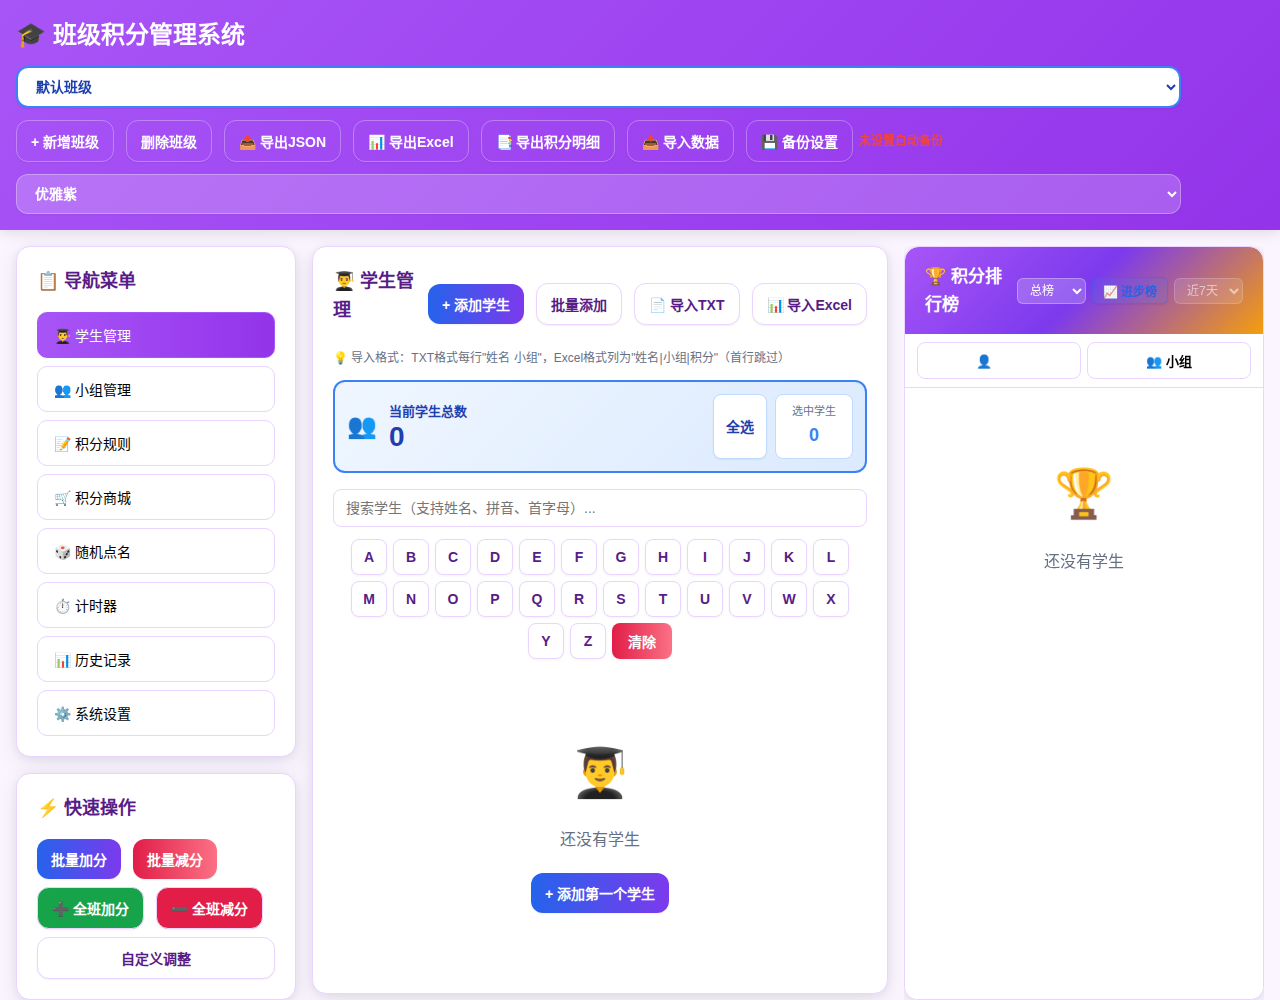
<file: old-version.html>
<!DOCTYPE html>
<html lang="zh-CN">
<head>
  <meta charset="UTF-8">
  <meta name="viewport" content="width=device-width, initial-scale=1.0">
  <title>班级积分管理系统</title>
  <!-- SheetJS库 用于Excel导出 -->
  <script src="https://cdn.sheetjs.com/xlsx-0.20.1/package/dist/xlsx.full.min.js"></script>
  <style>
    /* ==================== 设计系统 ==================== */
    :root {
      /* 颜色系统 */
      --gold: #d4af37;
      --bg: #f5f7fb;
      --surface: #ffffff;
      --muted: #667085;
      --text: #1f2937;
      --primary: #2563eb;
      --primary-2: #7c3aed;
      --ring: #c7d2fe;
      --success: #16a34a;
      --danger: #e11d48;
      --warning: #f59e0b;
      
      /* 布局 */
      --radius: 14px;
      --shadow: 0 6px 24px rgba(16,24,40,.08), 0 2px 8px rgba(16,24,40,.06);
      --border: #e5e7eb;
      --soft: #f8fafc;
    }

    /* ==================== 基础重置 ==================== */
    * {
      margin: 0;
      padding: 0;
      box-sizing: border-box;
    }

    body {
      font-family: -apple-system, BlinkMacSystemFont, 'Segoe UI', Roboto, 'Helvetica Neue', Arial, sans-serif;
      background: var(--bg);
      color: var(--text);
      line-height: 1.6;
    }

    /* ==================== 布局 ==================== */
    .container {
      max-width: 1600px;
      margin: 0 auto;
      padding: 0 16px;
    }

    .header {
      background: linear-gradient(135deg, var(--primary) 0%, var(--primary-2) 100%);
      color: white;
      padding: 16px 0;
      position: sticky;
      top: 0;
      z-index: 120;
      box-shadow: 0 4px 12px rgba(0,0,0,0.1);
    }

    .header-content {
      display: flex;
      align-items: center;
      justify-content: space-between;
      flex-wrap: wrap;
      gap: 12px;
    }

    .header h1 {
      font-size: 24px;
      font-weight: 700;
    }

    .header-actions {
      display: flex;
      align-items: center;
      gap: 12px;
      flex-wrap: wrap;
    }

    .grid {
      display: grid;
      grid-template-columns: 280px 1fr 360px;
      gap: 16px;
      margin-top: 16px;
    }

    @media(max-width: 1100px) {
      .grid {
        grid-template-columns: 1fr;
      }
      
      #rankPane {
        max-height: 500px !important;
      }
    }

    /* ==================== 组件样式 ==================== */
    .btn {
      padding: 10px 14px;
      border-radius: 12px;
      border: 1px solid var(--border);
      background: #fff;
      color: var(--text);
      font-weight: 600;
      cursor: pointer;
      transition: .15s box-shadow, .15s transform;
      box-shadow: 0 1px 2px rgba(16,24,40,.06);
      font-size: 14px;
      white-space: nowrap;
    }

    .btn:hover {
      transform: translateY(-1px);
      box-shadow: 0 6px 18px rgba(16,24,40,.1);
    }

    .btn.primary {
      background: linear-gradient(90deg, #2563eb, #7c3aed);
      border: none;
      color: #fff;
    }

    .btn.warn {
      background: linear-gradient(90deg, #e11d48, #fb7185);
      border: none;
      color: #fff;
    }

    .btn.ghost {
      background: transparent;
      border: 1px solid rgba(255,255,255,0.3);
      color: white;
    }

    .btn.ghost:hover {
      background: rgba(255,255,255,0.1);
    }

    .btn:disabled {
      opacity: 0.5;
      cursor: not-allowed;
      transform: none;
    }

    .btn.active {
      background: linear-gradient(90deg, var(--primary), var(--primary-2));
      color: white;
      border-color: var(--primary);
    }

    /* 新增：加分减分按钮样式 */
    .btn-add {
      background: linear-gradient(135deg, #a855f7, #7c3aed);
      color: white;
      border: none;
      padding: 8px 20px;
      border-radius: 20px;
      font-size: 13px;
      font-weight: 600;
    }

    .btn-subtract {
      background: linear-gradient(135deg, #ff6b6b, #ee5a6f);
      color: white;
      border: none;
      padding: 8px 20px;
      border-radius: 20px;
      font-size: 13px;
      font-weight: 600;
    }

    .btn-text {
      background: transparent;
      border: none;
      color: var(--text);
      padding: 4px 8px;
      font-size: 13px;
      cursor: pointer;
      font-weight: 500;
    }

    .btn-text:hover {
      color: var(--primary);
      transform: none;
      box-shadow: none;
    }

    input, select, textarea {
      padding: 10px 12px;
      border: 1px solid var(--border);
      border-radius: 8px;
      font-size: 14px;
      width: 100%;
      transition: border-color 0.2s;
    }

    input:focus, select:focus, textarea:focus {
      outline: none;
      border-color: var(--primary);
      box-shadow: 0 0 0 3px var(--ring);
    }

    /* ==================== 下拉选择器优化 ==================== */
    select {
      background: white;
      cursor: pointer;
      font-weight: 500;
    }

    select option {
      padding: 10px;
      background: #f8fafc;
      color: #1e293b;
      font-weight: 500;
      border-bottom: 1px solid #e2e8f0;
    }

    select option:checked,
    select option:hover {
      background: linear-gradient(90deg, #ddd6fe, #e0e7ff);
      color: #5b21b6;
      font-weight: 600;
    }

    /* 主题选择器样式 */
    select#themeSel {
      background: rgba(255,255,255,0.2);
      color: white;
      border-color: rgba(255,255,255,0.3);
      font-weight: 600;
    }

    select#themeSel option {
      background: #f8fafc;
      color: #1e293b;
      padding: 12px 16px;
      font-weight: 600;
    }

    select#themeSel option[value="default"] {
      background: #dbeafe;
      color: #1e40af;
    }

    select#themeSel option[value="dark"] {
      background: #334155;
      color: white;
    }

    select#themeSel option[value="green"] {
      background: #d1fae5;
      color: #065f46;
    }

    select#themeSel option[value="purple"] {
      background: #e9d5ff;
      color: #6b21a8;
    }

    select#themeSel option[value="orange"] {
      background: #fed7aa;
      color: #9a3412;
    }

    select#themeSel option[value="pink"] {
      background: #fce7f3;
      color: #9f1239;
    }

    select#themeSel option[value="blue"] {
      background: #e0f2fe;
      color: #075985;
    }

    select#themeSel option[value="brown"] {
      background: #fef3c7;
      color: #78350f;
    }

    /* 班级选择器样式 */
    select#classSel {
      background: white;
      border: 2px solid #3b82f6;
      font-weight: 600;
      color: #1e40af;
    }

    select#classSel option {
      background: #eff6ff;
      color: #1e40af;
      padding: 12px 16px;
      border-bottom: 1px solid #bfdbfe;
      font-weight: 600;
    }

    select#classSel option:checked {
      background: #1e40af;
      color: white;
      font-weight: 700;
    }
    
    select#classSel option:hover {
      background: #bfdbfe;
      color: #1e3a8a;
    }

    /* 排行榜类型选择器样式 */
    select#rankTypeSel option {
      background: #f8fafc;
      color: #1e293b;
      padding: 10px 16px;
      font-weight: 600;
    }

    select#rankTypeSel option[value="total"] {
      background: #fef3c7;
      color: #92400e;
      font-weight: 700;
    }

    select#rankTypeSel option[value="day"] {
      background: #dbeafe;
      color: #1e40af;
      font-weight: 700;
    }

    select#rankTypeSel option[value="week"] {
      background: #dcfce7;
      color: #166534;
      font-weight: 700;
    }

    select#rankTypeSel option[value="month"] {
      background: #fae8ff;
      color: #86198f;
      font-weight: 700;
    }

    select#rankTypeSel option[value="year"] {
      background: #ffe4e6;
      color: #be123c;
      font-weight: 700;
    }

    .card {
      background: #fff;
      border: 1px solid var(--border);
      border-radius: 14px;
      box-shadow: 0 2px 10px rgba(16,24,40,.06);
      padding: 12px;
      display: flex;
      flex-direction: column;
      align-items: center;
      gap: 10px;
      position: relative;
      transition: transform .12s ease, box-shadow .12s ease;
    }

    .card:hover {
      transform: translateY(-1px);
      box-shadow: 0 10px 28px rgba(2,6,23,.10);
    }

    .panel {
      background: white;
      border: 1px solid var(--border);
      border-radius: var(--radius);
      padding: 20px;
      box-shadow: var(--shadow);
    }

    .panel h2 {
      font-size: 18px;
      font-weight: 700;
      margin-bottom: 16px;
      color: var(--text);
    }

    /* ==================== 学生卡片 ==================== */
    .student-grid {
      display: grid;
      grid-template-columns: repeat(auto-fill, minmax(180px, 1fr));
      gap: 16px;
    }

    .avatar {
      width: 70px;
      height: 70px;
      border-radius: 50%;
      cursor: pointer;
      position: relative;
      background: linear-gradient(135deg, #a855f7, #7c3aed);
      padding: 3px;
      box-sizing: content-box;
      border: 3px solid transparent;
      box-shadow: 0 2px 8px rgba(0,0,0,0.15);
      transition: all 0.3s ease;
    }
    
    .avatar:hover {
      transform: scale(1.05);
      box-shadow: 0 4px 12px rgba(0,0,0,0.25);
    }

    .avatar img {
      width: 70px;
      height: 70px;
      object-fit: cover;
      border-radius: 50%;
      display: block;
      background: #f5f5f5;
    }

    .name {
      font-size: 15px;
      font-weight: 600;
      text-align: center;
      color: var(--text);
      margin: 8px 0 4px 0;
    }

    .pts {
      font-size: 18px;
      font-weight: 700;
      color: var(--text);
      margin: 4px 0;
    }

    .card-actions {
      display: flex;
      gap: 8px;
      width: 100%;
      justify-content: center;
      margin: 12px 0 8px 0;
    }

    .card-links {
      display: flex;
      justify-content: center;
      gap: 24px;
      margin: 8px 0;
      padding: 8px 0;
      border-top: 1px solid var(--border);
      border-bottom: 1px solid var(--border);
    }

    .card-bottom {
      display: flex;
      justify-content: center;
      gap: 24px;
      margin-top: 8px;
    }

    .card-stats {
      font-size: 12px;
      color: var(--muted);
      text-align: left;
      width: 100%;
      padding: 8px 12px;
      background: var(--soft);
      border-radius: 8px;
      margin-top: 8px;
    }

    .card-stats div {
      display: flex;
      justify-content: space-between;
      margin: 2px 0;
    }

    .check {
      position: absolute;
      top: 8px;
      right: 8px;
      width: 18px;
      height: 18px;
      cursor: pointer;
    }

    /* ==================== 段位系统样式 ==================== */
    .rank-tier {
      font-size: 13px;
      margin: 4px 0;
      text-align: center;
      text-shadow: 0 1px 2px rgba(0,0,0,0.1);
    }

    .rank-progress {
      width: 100%;
      margin: 8px 0;
      font-size: 11px;
    }

    .progress-bar-container {
      width: 100%;
      height: 6px;
      background: rgba(0,0,0,0.1);
      border-radius: 10px;
      overflow: hidden;
      margin-bottom: 4px;
    }

    .progress-bar {
      height: 100%;
      border-radius: 10px;
      transition: width 0.3s ease;
      box-shadow: 0 0 8px rgba(255,255,255,0.5);
    }

    .progress-text {
      text-align: center;
      color: var(--muted);
      font-size: 10px;
    }

    .rank-tier-small {
      white-space: nowrap;
      overflow: hidden;
      text-overflow: ellipsis;
    }

    /* ==================== 规则筛选按钮样式 ==================== */
    .rule-filter-btn {
      position: relative;
      overflow: hidden;
    }
    
    .rule-filter-btn:hover {
      border-color: var(--primary) !important;
      transform: translateY(-2px);
      box-shadow: 0 4px 12px rgba(59, 130, 246, 0.2);
    }
    
    .rule-filter-btn.active {
      background: linear-gradient(135deg, #3b82f6, #2563eb) !important;
      color: white !important;
      border-color: #2563eb !important;
      box-shadow: 0 4px 12px rgba(59, 130, 246, 0.3);
    }

    /* ==================== 规则选择卡片样式 ==================== */
    .rule-select-card:hover {
      border-color: var(--primary) !important;
      transform: translateY(-2px);
      box-shadow: 0 4px 16px rgba(59, 130, 246, 0.15) !important;
    }

    .rule-select-card:has(.rule-check:checked) {
      border-color: var(--primary) !important;
      background: linear-gradient(135deg, #eff6ff, #dbeafe) !important;
      box-shadow: 0 4px 16px rgba(59, 130, 246, 0.25) !important;
    }

    /* ==================== 排行榜 ==================== */
    #rankPane {
      position: sticky;
      top: 80px;
      max-height: calc(100vh - 80px - 12px);
      overflow: hidden;
      display: flex;
      flex-direction: column;
    }

    #rankPane .panel {
      display: flex;
      flex-direction: column;
      height: 100%;
      padding: 0;
      overflow: hidden;
    }

    #rankPane .panel h2 {
      margin: 0;
      padding: 16px 20px;
      background: linear-gradient(135deg, #a855f7 0%, #7c3aed 50%, #f59e0b 100%);
      color: white;
      border-radius: var(--radius) var(--radius) 0 0;
      display: flex;
      align-items: center;
      gap: 8px;
      font-size: 17px;
    }

    .rank-tabs {
      display: none; /* 暂时隐藏多个tab按钮，只保留总榜/日榜等切换 */
    }

    #rankList {
      flex: 1;
      overflow-y: auto;
      padding: 8px 12px 12px 12px;
      background: white;
    }

    .rank-item {
      display: flex;
      align-items: center;
      gap: 10px;
      padding: 10px 8px;
      margin-bottom: 4px;
      background: white;
      border-radius: 10px;
      transition: all 0.2s;
      border: 1px solid transparent;
    }

    .rank-item:hover {
      background: #faf5ff;
      border-color: #e9d5ff;
      transform: translateX(2px);
    }

    .rank-item .num {
      font-size: 14px;
      font-weight: 700;
      min-width: 28px;
      text-align: left;
      color: #a855f7;
    }

    .rank-item:nth-child(1) .num {
      color: #f59e0b;
      font-size: 15px;
    }

    .rank-item:nth-child(2) .num {
      color: #ec4899;
      font-size: 15px;
    }

    .rank-item:nth-child(3) .num {
      color: #8b5cf6;
      font-size: 15px;
    }

    .rank-item .avatar {
      width: 36px;
      height: 36px;
      padding: 2px;
      flex-shrink: 0;
      border: 2px solid transparent;
      transition: all 0.2s ease;
    }

    .rank-item .avatar img {
      width: 36px;
      height: 36px;
    }

    .rank-item .name {
      flex: 1;
      text-align: left;
      margin: 0;
      font-size: 14px;
      font-weight: 500;
      color: var(--text);
      overflow: hidden;
      text-overflow: ellipsis;
      white-space: nowrap;
    }

    .rank-item .pts {
      font-size: 15px;
      font-weight: 700;
      color: #f59e0b;
      flex-shrink: 0;
    }

    .rank-item .delta {
      min-width: 18px;
      text-align: center;
      font-size: 14px;
      font-weight: 700;
      flex-shrink: 0;
    }

    .delta.up { color: #10b981; }
    .delta.down { color: #ef4444; }
    .delta.same { color: #9ca3af; }

    .delta.up::before { content: '↑'; }
    .delta.down::before { content: '↓'; }
    .delta.same::before { content: '−'; font-size: 12px; }

    /* 排行榜模式切换按钮 */
    .rank-mode-btn:hover {
      background: var(--soft);
      border-color: var(--primary);
    }

    .rank-mode-btn.active {
      background: linear-gradient(135deg, #a855f7, #7c3aed);
      color: white;
      border-color: #a855f7;
    }

    /* ==================== 导航面板 ==================== */
    .nav-panel {
      display: flex;
      flex-direction: column;
      gap: 8px;
    }

    .nav-btn {
      width: 100%;
      text-align: left;
      padding: 12px 16px;
      background: white;
      border: 1px solid var(--border);
      border-radius: 10px;
      cursor: pointer;
      transition: all 0.2s;
      font-size: 14px;
      font-weight: 500;
    }

    .nav-btn:hover {
      background: var(--soft);
      border-color: var(--primary);
    }

    .nav-btn.active {
      background: linear-gradient(90deg, var(--primary), var(--primary-2));
      color: white;
      border-color: var(--primary);
    }

    /* ==================== 弹窗 ==================== */
    .modal {
      position: fixed;
      inset: 0;
      display: none;
      align-items: center;
      justify-content: center;
      background: rgba(2,6,23,.45);
      z-index: 200;
      padding: 20px;
    }

    .modal.show {
      display: flex;
    }

    .modal-card {
      width: 860px;
      max-width: 100%;
      max-height: 90vh;
      background: #fff;
      border: 1px solid var(--border);
      border-radius: 16px;
      box-shadow: 0 24px 80px rgba(2,6,23,.35);
      padding: 24px;
      overflow-y: auto;
    }

    .modal-header {
      font-size: 20px;
      font-weight: 700;
      margin-bottom: 16px;
      color: var(--text);
    }

    .modal-body {
      margin-bottom: 20px;
    }

    .modal-footer {
      display: flex;
      gap: 12px;
      justify-content: flex-end;
    }

    /* ==================== Toast ==================== */
    #toast {
      position: fixed;
      top: 80px;
      left: 50%;
      transform: translateX(-50%);
      background: rgba(0,0,0,0.85);
      color: white;
      padding: 12px 24px;
      border-radius: 8px;
      font-size: 14px;
      z-index: 300;
      display: none;
      box-shadow: 0 8px 24px rgba(0,0,0,0.3);
    }

    /* ==================== 工具样式 ==================== */
    .row {
      display: flex;
      gap: 12px;
      align-items: center;
    }

    .subtle {
      color: var(--muted);
      font-size: 13px;
    }

    .mt8 { margin-top: 8px; }
    .mt16 { margin-top: 16px; }
    .mb8 { margin-bottom: 8px; }
    .mb16 { margin-bottom: 16px; }

    .text-center { text-align: center; }

    /* ==================== 空状态 ==================== */
    .empty-state {
      text-align: center;
      padding: 60px 20px;
      color: var(--muted);
    }

    .empty-state-icon {
      font-size: 48px;
      margin-bottom: 16px;
    }

    .empty-state-text {
      font-size: 16px;
      margin-bottom: 20px;
    }

    /* ==================== 字母键盘 ==================== */
    .key-btn {
      width: 36px;
      height: 36px;
      border: 1px solid var(--border);
      background: white;
      border-radius: 8px;
      cursor: pointer;
      font-weight: 600;
      font-size: 14px;
      color: var(--text);
      transition: all 0.2s;
      display: flex;
      align-items: center;
      justify-content: center;
      box-shadow: 0 1px 3px rgba(0,0,0,0.05);
    }

    .key-btn:hover {
      background: var(--soft);
      border-color: var(--primary);
      transform: translateY(-1px);
      box-shadow: 0 3px 8px rgba(0,0,0,0.1);
    }

    .key-btn.active {
      background: linear-gradient(90deg, var(--primary), var(--primary-2));
      color: white;
      border-color: var(--primary);
    }

    .key-btn.clear-btn {
      width: auto;
      padding: 0 16px;
      background: linear-gradient(90deg, var(--danger), #fb7185);
      color: white;
      border: none;
    }

    /* ==================== 主题系统 ==================== */
    /* 暗黑主题 */
    body.theme-dark {
      --bg: #1a1a2e;
      --surface: #16213e;
      --text: #e4e4e7;
      --muted: #94a3b8;
      --border: #334155;
      --soft: #1e293b;
      --primary: #3b82f6;
      --primary-2: #a855f7;
    }

    body.theme-dark .header {
      background: linear-gradient(135deg, #1e293b 0%, #0f172a 100%);
    }

    body.theme-dark .card {
      background: var(--surface);
      border-color: var(--border);
    }

    body.theme-dark .panel {
      background: var(--surface);
      border-color: var(--border);
    }

    body.theme-dark input, 
    body.theme-dark select, 
    body.theme-dark textarea {
      background: var(--soft);
      border-color: var(--border);
      color: var(--text);
    }

    body.theme-dark .btn {
      background: var(--surface);
      border-color: var(--border);
      color: var(--text);
    }

    /* 清新绿主题 */
    body.theme-green {
      --bg: #ecfdf5;
      --surface: #ffffff;
      --primary: #34d399;
      --primary-2: #10b981;
      --text: #064e3b;
      --border: #a7f3d0;
    }

    body.theme-green .header {
      background: linear-gradient(135deg, #34d399 0%, #10b981 100%);
    }

    /* 优雅紫主题 */
    body.theme-purple {
      --bg: #faf5ff;
      --surface: #ffffff;
      --primary: #a855f7;
      --primary-2: #9333ea;
      --text: #581c87;
      --border: #e9d5ff;
    }

    body.theme-purple .header {
      background: linear-gradient(135deg, #a855f7 0%, #9333ea 100%);
    }

    /* 活力橙主题 */
    body.theme-orange {
      --bg: #fff7ed;
      --surface: #ffffff;
      --primary: #f97316;
      --primary-2: #ea580c;
      --text: #7c2d12;
      --border: #fed7aa;
    }

    body.theme-orange .header {
      background: linear-gradient(135deg, #f97316 0%, #ea580c 100%);
    }

    /* 甜美粉主题 */
    body.theme-pink {
      --bg: #fdf2f8;
      --surface: #ffffff;
      --primary: #ec4899;
      --primary-2: #db2777;
      --text: #831843;
      --border: #fbcfe8;
    }

    body.theme-pink .header {
      background: linear-gradient(135deg, #ec4899 0%, #db2777 100%);
    }

    /* 天空蓝主题 */
    body.theme-blue {
      --bg: #f0f9ff;
      --surface: #ffffff;
      --primary: #0ea5e9;
      --primary-2: #0284c7;
      --text: #075985;
      --border: #bae6fd;
    }

    body.theme-blue .header {
      background: linear-gradient(135deg, #0ea5e9 0%, #0284c7 100%);
    }

    /* 咖啡棕主题 */
    body.theme-brown {
      --bg: #fef3c7;
      --surface: #ffffff;
      --primary: #92400e;
      --primary-2: #78350f;
      --text: #451a03;
      --border: #fde68a;
    }

    body.theme-brown .header {
      background: linear-gradient(135deg, #92400e 0%, #78350f 100%);
    }

    /* ==================== 响应式设计 ==================== */
    @media(max-width: 900px) {
      #ruleList {
        grid-template-columns: repeat(2, 1fr) !important;
      }
      
      /* 模态框内的规则选择网格 */
      .modal-body div[style*="grid-template-columns: repeat(3, 1fr)"] {
        grid-template-columns: repeat(2, 1fr) !important;
      }
    }
    
    @media(max-width: 600px) {
      #ruleList {
        grid-template-columns: 1fr !important;
      }
      
      /* 模态框内的规则选择网格 */
      .modal-body div[style*="grid-template-columns"] {
        grid-template-columns: 1fr !important;
      }
    }
  </style>
</head>
<body>
  <!-- 顶部导航 -->
  <div class="header">
    <div class="container">
      <div class="header-content">
        <h1>🎓 班级积分管理系统</h1>
        <div class="header-actions">
          <select id="classSel" class="btn ghost">
            <option value="">选择班级</option>
          </select>
          <button id="addClassBtn" class="btn ghost">+ 新增班级</button>
          <button id="deleteClassBtn" class="btn ghost">删除班级</button>
          <button id="exportDataBtn" class="btn ghost">📤 导出JSON</button>
          <button id="exportExcelBtn" class="btn ghost">📊 导出Excel</button>
          <button id="exportDetailBtn" class="btn ghost">📑 导出积分明细</button>
          <button id="importDataBtn" class="btn ghost">📥 导入数据</button>
          <div style="display: flex; align-items: center; gap: 6px;">
            <button id="backupSettingsBtn" class="btn ghost" title="设置自动备份文件夹">💾 备份设置</button>
            <span id="backupInlineWarning" style="display: none; color: #ef4444; font-size: 12px; font-weight: 600;">未设置自动备份</span>
          </div>
          <select id="themeSel" class="btn ghost">
            <option value="default">默认主题</option>
            <option value="dark">暗黑主题</option>
            <option value="green">清新绿</option>
            <option value="purple">优雅紫</option>
            <option value="orange">活力橙</option>
            <option value="pink">甜美粉</option>
            <option value="blue">天空蓝</option>
            <option value="brown">咖啡棕</option>
          </select>
        </div>
      </div>
    </div>
  </div>

  <!-- 主内容区 -->
  <div class="container">
    <div class="grid">
      <!-- 左侧导航 -->
      <div>
        <div class="panel">
          <h2>📋 导航菜单</h2>
          <div class="nav-panel">
            <button class="nav-btn active" data-view="students">👨‍🎓 学生管理</button>
            <button class="nav-btn" data-view="groups">👥 小组管理</button>
            <button class="nav-btn" data-view="rules">📝 积分规则</button>
            <button class="nav-btn" data-view="mall">🛒 积分商城</button>
            <button class="nav-btn" data-view="randomcall">🎲 随机点名</button>
            <button class="nav-btn" data-view="timer">⏱️ 计时器</button>
            <button class="nav-btn" data-view="history">📊 历史记录</button>
            <button class="nav-btn" data-view="settings">⚙️ 系统设置</button>
          </div>
        </div>

        <div class="panel mt16">
          <h2>⚡ 快速操作</h2>
          <div class="row">
            <button id="fastPlus1" class="btn primary">批量加分</button>
            <button id="fastMinus1" class="btn warn">批量减分</button>
          </div>
          <div class="row mt8">
            <button id="allClassPlus" class="btn" style="background: var(--success); color: white;">➕ 全班加分</button>
            <button id="allClassMinus" class="btn" style="background: var(--danger); color: white;">➖ 全班减分</button>
          </div>
          <button id="customAdjust" class="btn mt8" style="width:100%">自定义调整</button>
        </div>
      </div>

      <!-- 中间内容区 -->
      <div>
        <div class="panel">
          <div style="display: flex; justify-content: space-between; align-items: center; margin-bottom: 8px;">
            <h2 id="contentTitle">👨‍🎓 学生管理</h2>
            <div class="row">
              <button id="addStudentBtn" class="btn primary">+ 添加学生</button>
              <button id="batchAddBtn" class="btn">批量添加</button>
              <button id="importStudentsTxt" class="btn" title="TXT格式：每行一个学生，格式为 姓名 小组名">📄 导入TXT</button>
              <button id="importStudentsExcel" class="btn" title="Excel格式：第1列姓名，第2列小组，第3列积分">📊 导入Excel</button>
            </div>
          </div>
          <div class="subtle" style="margin-bottom: 12px; font-size: 12px;">
            💡 导入格式：TXT格式每行"姓名 小组"，Excel格式列为"姓名|小组|积分"（首行跳过）
          </div>
          
          <div id="mainContent">
            <!-- 学生视图 -->
            <div id="studentsView">
              <!-- 学生人数统计 -->
              <div style="display: flex; justify-content: space-between; align-items: center; margin-bottom: 16px; padding: 12px; background: linear-gradient(135deg, #eff6ff, #dbeafe); border-radius: 12px; border: 2px solid #3b82f6;">
                <div style="display: flex; align-items: center; gap: 12px;">
                  <div style="font-size: 24px;">👥</div>
                  <div>
                    <div style="font-size: 13px; color: #1e40af; font-weight: 600;">当前学生总数</div>
                    <div style="font-size: 28px; font-weight: 700; color: #1e40af; line-height: 1;" id="studentCountDisplay">0</div>
                  </div>
                </div>
                <div style="display: flex; gap: 8px;">
                <button id="selectAllBtn" class="btn" style="padding: 8px 12px; border-radius: 8px; border: 1px solid #bfdbfe; background: white; color: #1e40af; font-weight: 600;" onclick="toggleSelectAll()">全选</button>
                  <div style="text-align: center; padding: 8px 16px; background: white; border-radius: 8px; border: 1px solid #bfdbfe;">
                    <div style="font-size: 11px; color: #64748b;">选中学生</div>
                    <div style="font-size: 18px; font-weight: 700; color: #3b82f6;" id="selectedCountDisplay">0</div>
                  </div>
                </div>
              </div>
              
              <div style="margin-bottom: 16px;">
                <input type="text" id="studentSearch" placeholder="搜索学生（支持姓名、拼音、首字母）..." style="width: 100%; margin-bottom: 12px;">
                <div id="alphabetKeyboard" style="display: flex; gap: 6px; flex-wrap: wrap; justify-content: center;">
                  <!-- 字母键盘将动态生成 -->
                </div>
              </div>
              <div class="student-grid" id="studentGrid">
                <!-- 学生卡片将动态生成 -->
              </div>
            </div>

            <!-- 小组视图 -->
            <div id="groupsView" style="display: none;">
              <div style="margin-bottom: 16px;">
                <input type="text" id="newGroupName" placeholder="输入小组名称" style="width: auto; display: inline-block; margin-right: 8px;">
                <button onclick="createGroup()" class="btn primary">创建小组</button>
                <button id="importGroupsBtn" class="btn" title="从Excel导入小组数据">📥 导入小组</button>
                <button id="exportGroupsBtn" class="btn" title="导出所有小组数据到Excel">📤 导出小组</button>
              </div>
              <div class="subtle" style="margin-bottom: 12px; font-size: 12px;">
                💡 导入格式：Excel格式列为"小组名称|成员姓名1,成员姓名2,成员姓名3"（首行跳过，多个成员用逗号分隔）
              </div>
              <div id="groupList"></div>
            </div>

            <!-- 规则视图 -->
            <div id="rulesView" style="display: none;">
              <div style="margin-bottom: 16px;">
                <input type="text" id="newRuleName" placeholder="规则名称" style="width: 200px; margin-right: 8px;">
                <input type="number" id="newRulePoints" placeholder="分值" style="width: 100px; margin-right: 8px;">
                <button onclick="createRule()" class="btn primary">添加规则</button>
                <button id="importRulesTxt" class="btn" title="TXT格式：每行一条规则，格式为 规则名称 分值">📄 导入TXT</button>
                <button id="importRulesExcel" class="btn" title="Excel格式：第1列规则名称，第2列分值，第3列描述">📊 导入Excel</button>
                <button id="exportRulesBtn" class="btn" title="导出所有积分规则到Excel">📤 导出规则</button>
              </div>
              <div class="subtle" style="margin-bottom: 12px; font-size: 12px;">
                💡 导入格式：TXT格式每行"规则名 分值"（正数加分，负数减分），Excel格式列为"规则名|分值|描述"（首行跳过）
              </div>
              
              <!-- 规则筛选按钮 -->
              <div style="display: flex; gap: 8px; margin-bottom: 16px; padding: 12px; background: var(--soft); border-radius: 12px;">
                <button class="rule-filter-btn active" data-filter="all" onclick="filterRules('all')" style="flex: 1; padding: 10px; border: 2px solid var(--border); border-radius: 8px; background: white; cursor: pointer; font-weight: 600; font-size: 14px; transition: all 0.2s;">
                  📋 全部规则
                </button>
                <button class="rule-filter-btn" data-filter="add" onclick="filterRules('add')" style="flex: 1; padding: 10px; border: 2px solid var(--border); border-radius: 8px; background: white; cursor: pointer; font-weight: 600; font-size: 14px; transition: all 0.2s;">
                  ➕ 加分规则
                </button>
                <button class="rule-filter-btn" data-filter="subtract" onclick="filterRules('subtract')" style="flex: 1; padding: 10px; border: 2px solid var(--border); border-radius: 8px; background: white; cursor: pointer; font-weight: 600; font-size: 14px; transition: all 0.2s;">
                  ➖ 减分规则
                </button>
              </div>
              
              <div id="ruleList" style="display: grid; grid-template-columns: repeat(3, 1fr); gap: 16px;"></div>
            </div>

            <!-- 历史视图 -->
            <div id="historyView" style="display: none;">
              <div id="historyList"></div>
            </div>

            <!-- 商城视图 -->
            <div id="mallView" style="display: none;">
              <div style="margin-bottom: 16px;">
                <button onclick="openAddMallItem()" class="btn primary">+ 添加商品</button>
                <button id="importMallBtn" class="btn" title="从Excel导入商城商品">📥 导入商品</button>
                <button id="exportMallBtn" class="btn" title="导出所有商城商品到Excel">📤 导出商品</button>
              </div>
              <div class="subtle" style="margin-bottom: 12px; font-size: 12px;">
                💡 导入格式：Excel格式列为"商品名称|价格|库存|描述"（首行跳过，库存为-1表示无限）
              </div>
              <div id="mallGrid" class="student-grid"></div>
            </div>

            <!-- 随机点名视图 -->
            <div id="randomcallView" style="display: none;">
              <div style="margin-bottom: 24px;">
                <div class="row" style="flex-wrap: wrap; gap: 12px; align-items: center;">
                  <label style="display: flex; align-items: center; gap: 8px;">
                    <span>抽取人数：</span>
                    <input type="number" id="rcCount" value="1" min="1" max="50" style="width: 80px; padding: 8px; border: 2px solid var(--border); border-radius: 8px;">
                  </label>
                  <label style="display: flex; align-items: center; gap: 8px; cursor: pointer;">
                    <input type="checkbox" id="rcExclude" style="width: 18px; height: 18px; cursor: pointer;">
                    <span>排除已抽</span>
                  </label>
                  <button id="rcStartBtn" onclick="startRandomCall()" class="btn primary" style="margin-left: auto; padding: 12px 32px; font-size: 16px; font-weight: 600; background: linear-gradient(135deg, #667eea 0%, #764ba2 100%); border: none; box-shadow: 0 4px 15px rgba(102, 126, 234, 0.4);">
                    🚀 开始抽取
                  </button>
                  <button onclick="clearRcCalled()" class="btn" style="padding: 12px 24px;">清除记录</button>
                </div>
              </div>
              
              <!-- 3D旋转星球容器 -->
              <div id="rc3DContainer" style="position: relative; width: 100%; min-height: 600px; display: flex; align-items: center; justify-content: center; perspective: 2000px; overflow: hidden; background: radial-gradient(ellipse at center, rgba(0, 0, 0, 0.8) 0%, rgba(0, 0, 20, 0.9) 100%); border-radius: 24px; margin-bottom: 24px;">
                <!-- 星空背景 -->
                <canvas id="rcStarCanvas" style="position: absolute; top: 0; left: 0; width: 100%; height: 100%; opacity: 0.8;"></canvas>
                
                <!-- 3D星球容器 -->
                <div id="rcPlanetContainer" style="position: relative; width: 600px; height: 600px; transform-style: preserve-3d;">
                  <!-- 星球球体 -->
                  <div id="rcPlanetSphere" style="position: absolute; width: 100%; height: 100%; transform-style: preserve-3d; transform: rotateX(-20deg);">
                    <!-- 学生名字将动态分布在这里 -->
                    <div id="rcPlanetNames" style="position: absolute; width: 100%; height: 100%; transform-style: preserve-3d;"></div>
                    
                    <!-- 星球网格线 -->
                    <div class="rc-planet-grid" style="position: absolute; width: 100%; height: 100%; border-radius: 50%; border: 2px solid rgba(102, 126, 234, 0.3); box-shadow: 0 0 60px rgba(102, 126, 234, 0.5), inset 0 0 60px rgba(102, 126, 234, 0.2);"></div>
                    
                    <!-- 选中高亮区域 -->
                    <div id="rcSelectedHighlight" style="position: absolute; width: 120px; height: 60px; top: 50%; left: 50%; transform: translate(-50%, -50%) translateZ(300px); background: radial-gradient(ellipse, rgba(255, 255, 255, 0.3) 0%, transparent 70%); border-radius: 50%; opacity: 0; transition: opacity 0.3s; pointer-events: none; box-shadow: 0 0 40px rgba(255, 255, 255, 0.5);"></div>
              </div>
                  
                  <!-- 中心显示区域 -->
                  <div id="rcCenterDisplay" style="position: absolute; top: 50%; left: 50%; transform: translate(-50%, -50%) translateZ(350px); width: 300px; height: 300px; display: flex; align-items: center; justify-content: center; background: radial-gradient(circle, rgba(102, 126, 234, 0.3) 0%, rgba(118, 75, 162, 0.1) 100%); border-radius: 50%; backdrop-filter: blur(20px); border: 3px solid rgba(255, 255, 255, 0.2); box-shadow: 0 0 80px rgba(102, 126, 234, 0.8), inset 0 0 60px rgba(118, 75, 162, 0.3); z-index: 100;">
                    <div id="rcNameDisplay" style="font-size: 42px; font-weight: 700; color: #fff; text-shadow: 0 0 30px rgba(255, 255, 255, 0.9), 0 0 60px rgba(102, 126, 234, 0.8); text-align: center; line-height: 1.2; padding: 20px;">
                      <div class="rc-pulse-text">点击开始抽取</div>
                    </div>
                  </div>
                </div>
                
                <!-- 抽取结果列表 -->
                <div id="rcResultList" style="position: absolute; bottom: 30px; left: 50%; transform: translateX(-50%); display: flex; flex-wrap: wrap; gap: 16px; justify-content: center; max-width: 90%; z-index: 10;"></div>
              </div>
              
              <!-- 抽取历史 -->
              <div id="rcHistory" class="mt16"></div>
            </div>
            
            <style>
              @keyframes rcPulse {
                0%, 100% { 
                  transform: scale(1);
                  opacity: 1;
                }
                50% { 
                  transform: scale(1.05);
                  opacity: 0.9;
                }
              }
              
              @keyframes rcPlanetRotate {
                from { transform: rotateX(-20deg) rotateY(0deg); }
                to { transform: rotateX(-20deg) rotateY(360deg); }
              }
              
              @keyframes rcNameGlow {
                0%, 100% { 
                  text-shadow: 0 0 20px currentColor, 0 0 40px currentColor;
                  transform: scale(1);
                }
                50% { 
                  text-shadow: 0 0 30px currentColor, 0 0 60px currentColor;
                  transform: scale(1.1);
                }
              }
              
              @keyframes rcSelectedPulse {
                0%, 100% { 
                  opacity: 0.6;
                  transform: translate(-50%, -50%) translateZ(300px) scale(1);
                }
                50% { 
                  opacity: 1;
                  transform: translate(-50%, -50%) translateZ(300px) scale(1.2);
                }
              }
              
              .rc-pulse-text {
                animation: rcPulse 2s ease-in-out infinite;
              }
              
              .rc-planet-name {
                position: absolute;
                font-size: 18px;
                font-weight: 600;
                color: #fff;
                text-shadow: 0 0 10px currentColor, 0 0 20px currentColor;
                white-space: nowrap;
                cursor: pointer;
                transition: all 0.3s ease;
                transform-style: preserve-3d;
              }
              
              .rc-planet-name:hover {
                transform: scale(1.3) !important;
                z-index: 10;
                text-shadow: 0 0 20px currentColor, 0 0 40px currentColor;
              }
              
              .rc-planet-name.selected {
                animation: rcNameGlow 1s ease-in-out infinite;
                font-size: 24px;
                z-index: 20;
              }
              
              .rc-planet-grid {
                background: 
                  radial-gradient(circle at 30% 30%, rgba(102, 126, 234, 0.1) 0%, transparent 50%),
                  radial-gradient(circle at 70% 70%, rgba(118, 75, 162, 0.1) 0%, transparent 50%);
              }
              
              #rcPlanetSphere.rc-rotating {
                animation: rcPlanetRotate 20s linear infinite;
              }
              
              #rcPlanetSphere.rc-fast-rotating {
                animation: rcPlanetRotate 0.5s linear infinite;
              }
              
              #rcSelectedHighlight.active {
                opacity: 1;
                animation: rcSelectedPulse 1s ease-in-out infinite;
              }
              
              .rc-result-item {
                padding: 18px 36px;
                background: linear-gradient(135deg, rgba(102, 126, 234, 0.95), rgba(118, 75, 162, 0.95));
                color: white;
                border-radius: 20px;
                font-size: 26px;
                font-weight: 700;
                box-shadow: 0 10px 30px rgba(102, 126, 234, 0.5), 0 0 30px rgba(255, 255, 255, 0.4);
                backdrop-filter: blur(10px);
                border: 2px solid rgba(255, 255, 255, 0.3);
                animation: rcPulse 1.5s ease-in-out infinite;
                text-shadow: 0 0 15px rgba(255, 255, 255, 0.6);
              }
            </style>
            
            <style>
              @keyframes pulse {
                0%, 100% { 
                  opacity: 1;
                  transform: scale(1);
                }
                50% { 
                  opacity: 0.7;
                  transform: scale(1.05);
                }
              }
              
              .timer-wheel-input {
                transition: all 0.2s ease;
                user-select: none;
              }
              
              .timer-wheel-input:hover {
                border-color: #2563eb;
                box-shadow: 0 0 0 3px rgba(37, 99, 235, 0.1);
                background: #f8fafc;
              }
              
              .timer-wheel-input:focus {
                outline: none;
                border-color: #2563eb;
                box-shadow: 0 0 0 3px rgba(37, 99, 235, 0.2);
                background: white;
              }
              
              .timer-wheel-input::-webkit-inner-spin-button,
              .timer-wheel-input::-webkit-outer-spin-button {
                opacity: 1;
                height: 20px;
              }
            </style>

            <!-- 计时器视图 -->
            <div id="timerView" style="display: none;">
              <div style="text-align: center; padding: 40px 20px;">
                <!-- 计时器显示 -->
                <div id="timerDisplay" style="font-size: 120px; font-weight: 700; color: #2563eb; margin-bottom: 40px; font-family: 'Courier New', monospace; text-shadow: 0 4px 20px rgba(37, 99, 235, 0.3);">
                  00:00:00
                </div>
                
                <!-- 控制按钮 -->
                <div style="display: flex; gap: 16px; justify-content: center; margin-bottom: 40px; flex-wrap: wrap;">
                  <button id="timerStartBtn" onclick="timerStart()" class="btn primary" style="padding: 16px 48px; font-size: 18px; font-weight: 600; min-width: 120px;">
                    ▶️ 开始
                  </button>
                  <button id="timerPauseBtn" onclick="timerPause()" class="btn" style="padding: 16px 48px; font-size: 18px; font-weight: 600; min-width: 120px; display: none;">
                    ⏸️ 暂停
                  </button>
                  <button id="timerResumeBtn" onclick="timerResume()" class="btn primary" style="padding: 16px 48px; font-size: 18px; font-weight: 600; min-width: 120px; display: none;">
                    ▶️ 继续
                  </button>
                  <button onclick="timerReset()" class="btn" style="padding: 16px 48px; font-size: 18px; font-weight: 600; min-width: 120px;">
                    🔄 重置
                  </button>
                </div>
                
                <!-- 快速设置 -->
                <div style="background: var(--soft); padding: 24px; border-radius: 16px; margin-bottom: 24px;">
                  <h3 style="margin-bottom: 16px; color: var(--text); font-size: 18px;">⏱️ 快速设置</h3>
                  <div style="display: flex; gap: 12px; flex-wrap: wrap; justify-content: center;">
                    <button onclick="timerSetTime(60)" class="btn" style="padding: 10px 20px;">1分钟</button>
                    <button onclick="timerSetTime(300)" class="btn" style="padding: 10px 20px;">5分钟</button>
                    <button onclick="timerSetTime(600)" class="btn" style="padding: 10px 20px;">10分钟</button>
                    <button onclick="timerSetTime(900)" class="btn" style="padding: 10px 20px;">15分钟</button>
                    <button onclick="timerSetTime(1800)" class="btn" style="padding: 10px 20px;">30分钟</button>
                    <button onclick="timerSetTime(3600)" class="btn" style="padding: 10px 20px;">1小时</button>
                  </div>
                </div>
                
                <!-- 自定义时间设置 -->
                <div style="background: var(--soft); padding: 24px; border-radius: 16px;">
                  <h3 style="margin-bottom: 16px; color: var(--text); font-size: 18px;">⏰ 自定义时间（鼠标悬停可滚轮调整）</h3>
                  <div style="display: flex; gap: 12px; align-items: center; justify-content: center; flex-wrap: wrap;">
                    <label style="display: flex; flex-direction: column; align-items: center; gap: 8px;">
                      <span style="font-weight: 600; color: var(--text);">时</span>
                      <input type="number" id="timerHour" min="0" max="23" value="0" step="1" class="timer-wheel-input" style="width: 100px; padding: 12px; border: 2px solid var(--border); border-radius: 8px; text-align: center; font-size: 20px; font-weight: 600; cursor: ns-resize;">
                    </label>
                    <label style="display: flex; flex-direction: column; align-items: center; gap: 8px;">
                      <span style="font-weight: 600; color: var(--text);">分</span>
                      <input type="number" id="timerMinute" min="0" max="59" value="0" step="1" class="timer-wheel-input" style="width: 100px; padding: 12px; border: 2px solid var(--border); border-radius: 8px; text-align: center; font-size: 20px; font-weight: 600; cursor: ns-resize;">
                    </label>
                    <label style="display: flex; flex-direction: column; align-items: center; gap: 8px;">
                      <span style="font-weight: 600; color: var(--text);">秒</span>
                      <input type="number" id="timerSecond" min="0" max="59" value="0" step="1" class="timer-wheel-input" style="width: 100px; padding: 12px; border: 2px solid var(--border); border-radius: 8px; text-align: center; font-size: 20px; font-weight: 600; cursor: ns-resize;">
                    </label>
                    <div style="display: flex; align-items: flex-end; height: 100%;">
                      <button onclick="timerSetCustom()" class="btn primary" style="padding: 12px 32px; font-size: 16px; font-weight: 600; margin-top: 28px;">设置</button>
                    </div>
                  </div>
                </div>
              </div>
            </div>

            <!-- 系统设置视图 -->
            <div id="settingsView" style="display: none;">
              <!-- 备份设置提示 -->
              <div id="backupWarning" style="display: none; padding: 16px; background: rgba(239, 68, 68, 0.1); border: 1px solid rgba(239, 68, 68, 0.3); border-radius: 8px; margin-bottom: 16px;">
                <div style="color: #ef4444; font-weight: 600; font-size: 14px; display: flex; align-items: center; gap: 8px;">
                  <span>⚠️</span>
                  <span>请先设置备份路径，以确保数据安全！点击顶部"备份设置"按钮进行设置。</span>
                </div>
              </div>
              
              <div class="card" style="flex-direction: column; align-items: flex-start; padding: 24px;">
                <h3 style="margin-bottom: 16px;">🔒 密码保护</h3>
                <div class="subtle" style="margin-bottom: 16px;">设置密码后，删除班级和清空积分等敏感操作需要密码验证</div>
                <div style="display: flex; flex-direction: column; gap: 12px; width: 100%; max-width: 400px;">
                  <div>
                    <label style="display: block; margin-bottom: 4px; font-weight: 600;">当前状态</label>
                    <div id="passwordStatus" style="padding: 8px; background: var(--soft); border-radius: 8px;"></div>
                  </div>
                  <div>
                    <label style="display: block; margin-bottom: 4px; font-weight: 600;">新密码</label>
                    <input type="password" id="newPassword" placeholder="输入新密码（留空表示禁用密码保护）">
                  </div>
                  <div>
                    <label style="display: block; margin-bottom: 4px; font-weight: 600;">确认密码</label>
                    <input type="password" id="confirmPassword" placeholder="再次输入新密码">
                  </div>
                  <button onclick="savePassword()" class="btn primary">保存密码设置</button>
                </div>
              </div>

              <div class="card mt16" style="flex-direction: column; align-items: flex-start; padding: 24px;">
                <h3 style="margin-bottom: 16px;">🎨 自定义背景</h3>
                <div class="subtle" style="margin-bottom: 16px;">上传自定义背景图片，让系统更个性化</div>
                <div style="display: flex; flex-direction: column; gap: 12px; width: 100%; max-width: 400px;">
                  <div>
                    <label style="display: block; margin-bottom: 4px; font-weight: 600;">选择背景图片</label>
                    <input type="file" id="bgImageFile" accept="image/*" style="width: 100%;">
                  </div>
                  <div>
                    <label style="display: block; margin-bottom: 4px; font-weight: 600;">背景模糊程度：<span id="blurValue">0</span>px</label>
                    <input type="range" id="bgBlurRange" min="0" max="20" value="0" style="width: 100%;">
                  </div>
                  <div>
                    <label style="display: block; margin-bottom: 4px; font-weight: 600;">背景透明度：<span id="opacityValue">30</span>%</label>
                    <input type="range" id="bgOpacityRange" min="0" max="100" value="30" style="width: 100%;">
                  </div>
                  <div style="display: flex; gap: 8px;">
                    <button onclick="applyBackground()" class="btn primary" style="flex: 1;">应用背景</button>
                    <button onclick="removeBackground()" class="btn" style="flex: 1;">移除背景</button>
                  </div>
                </div>
              </div>

              <div class="card mt16" style="flex-direction: column; align-items: flex-start; padding: 24px;">
                <h3 style="margin-bottom: 16px;">📝 班级管理</h3>
                <div class="subtle" style="margin-bottom: 16px;">管理当前班级的基本信息</div>
                <button onclick="renameCurrentClass()" class="btn primary">重命名当前班级</button>
              </div>

              <div class="card mt16" style="flex-direction: column; align-items: flex-start; padding: 24px;">
                <h3 style="margin-bottom: 8px;">🧹 存储空间管理</h3>
                <div class="subtle" style="margin-bottom: 16px; font-size: 13px;">
                  清理未使用的头像以释放存储空间（不会删除学生正在使用的头像）
                </div>
                <div style="display: flex; flex-direction: column; gap: 12px; width: 100%; max-width: 400px;">
                  <button onclick="manualCleanupAvatars()" class="btn" style="background: #f59e0b; color: white;">🧹 清理未使用的头像</button>
                </div>
              </div>

              <div class="card mt16" style="flex-direction: column; align-items: flex-start; padding: 24px;">
                <h3 style="margin-bottom: 16px;">⚠️ 危险操作</h3>
                <div class="subtle" style="margin-bottom: 16px;">以下操作会永久删除数据，请谨慎操作</div>
                <div style="display: flex; flex-direction: column; gap: 12px; width: 100%; max-width: 400px;">
                  <button onclick="clearAllPoints()" class="btn warn">清空所有学生积分</button>
                  <button onclick="clearAllHistory()" class="btn warn">清空所有历史记录</button>
                  <button onclick="resetSystemToInitial()" class="btn" style="background: #dc2626; color: white; font-weight: 700;">🔄 重置系统到初始状态</button>
                </div>
                <div class="subtle" style="margin-top: 12px; font-size: 12px; color: #dc2626;">
                  ⚠️ 重置系统将清空所有数据（学生、小组、规则、历史、商城、密码、背景等），恢复到初始安装状态
                </div>
              </div>
            </div>
          </div>
        </div>
      </div>

      <!-- 右侧排行榜 -->
      <div id="rankPane">
        <div class="panel">
          <h2 style="display: flex; align-items: center; gap: 8px;">
            <span style="flex: 1;">🏆 积分排行榜</span>
            <div style="display: flex; align-items: center; gap: 6px;">
            <select id="rankTypeSel" onchange="switchRankType(this.value)" style="background: rgba(255,255,255,0.2); color: white; border: 1px solid rgba(255,255,255,0.3); padding: 4px 8px; border-radius: 6px; font-size: 12px; cursor: pointer;">
              <option value="total">总榜</option>
              <option value="day">日榜</option>
              <option value="week">周榜</option>
              <option value="month">月榜</option>
              <option value="year">年榜</option>
            </select>
              <button id="progressRankBtn" class="btn" style="background: rgba(59,130,246,0.15); color: #2563eb; border: 1px solid rgba(37,99,235,0.3); font-size: 12px; padding: 4px 10px; border-radius: 6px;" onclick="toggleProgressRank()">📈 进步榜</button>
              <select id="progressRangeSel" onchange="changeProgressRange(this.value)" style="background: rgba(255,255,255,0.2); color: white; border: 1px solid rgba(255,255,255,0.3); padding: 4px 8px; border-radius: 6px; font-size: 12px; cursor: pointer;" disabled>
                <option value="7">近7天</option>
                <option value="30">近30天</option>
              </select>
            </div>
          </h2>
          <div style="display: flex; gap: 6px; padding: 8px 12px; background: white; border-bottom: 1px solid var(--border);">
            <button class="rank-mode-btn active" data-mode="student" onclick="switchRankMode('student')" style="flex: 1; padding: 8px; border: 1px solid var(--border); border-radius: 8px; background: white; cursor: pointer; font-weight: 600; font-size: 13px; transition: all 0.2s;">👤 个人</button>
            <button class="rank-mode-btn" data-mode="group" onclick="switchRankMode('group')" style="flex: 1; padding: 8px; border: 1px solid var(--border); border-radius: 8px; background: white; cursor: pointer; font-weight: 600; font-size: 13px; transition: all 0.2s;">👥 小组</button>
          </div>
          <div id="rankList">
            <!-- 排行榜将动态生成 -->
          </div>
        </div>
      </div>
    </div>
  </div>

  <!-- 弹窗容器 -->
  <div id="modal" class="modal">
    <div class="modal-card">
      <div class="modal-header" id="modalTitle">标题</div>
      <div class="modal-body" id="modalBody">内容</div>
      <div class="modal-footer">
        <button id="modalOk" class="btn primary">确定</button>
        <button id="modalCancel" class="btn">取消</button>
      </div>
    </div>
  </div>

  <!-- Toast 提示 -->
  <div id="toast"></div>

  <script>
    // ==================== 全局变量 ==================== 
    const CLASSES_KEY = 'cpm_classes_list_v1';
    const CURRENT_CLASS_KEY = 'cpm_current_class_id';
    const STATE_KEY_PREFIX = 'cpm_state_';
    const MALL_KEY = 'cpm_mall_items_v1';
    const RC_RECORDS_KEY = 'cpm_rc_records';
    const RC_CALLED_KEY = 'cpm_rc_called_set';
    const THEME_KEY = 'cpm_theme';
    const POINT_HISTORY_KEY = 'cpm_point_history_v1';
    const RANK_SNAPSHOT_KEY_PREFIX = 'cpm_rank_snapshot_';
    const PASSWORD_KEY = 'cpm_system_password';
    const BG_IMAGE_KEY = 'cpm_bg_image';
    const BG_SETTINGS_KEY = 'cpm_bg_settings';
    const DB_NAME = 'class_points_db_v1';
    const AVA_STORE = 'avatars';
    const BACKUP_FOLDER_STORE = 'backup_folder';
    const BACKUP_MAX_FILES = 5; // 最多保留5个备份文件

    let classes = [];
    let currentClassId = null;
    let state = {
      students: [],
      groups: [],
      rules: [],
      history: []
    };
    let mallItems = [];
    let rcRecords = [];
    let rcCalledSet = [];
    let pointHistory = {}; // 个人积分历史 {studentId: [{time, delta, reason}]}
    let currentRankType = 'total'; // 当前排行榜类型
    let currentRankMode = 'student'; // 当前排行榜模式：student(个人) 或 group(小组)
    let bgSettings = { blur: 0, opacity: 30 }; // 背景设置
    let currentRuleFilter = 'all'; // 当前规则筛选：all(全部), add(加分), subtract(减分)
    let selectedStudentIds = new Set(); // 已选中的学生ID集合，跨搜索/字母筛选保持
    // 进步排行榜说明：仅统计课堂加/减分等行为，商城兑换(type === 'exchange') 不计入进步净增
    let progressRankEnabled = false; // 是否启用进步榜
    let progressRangeDays = 7; // 进步榜统计天数

    // ==================== 段位系统配置 ====================
    const RANK_TIERS = [
      // 倔强青铜
      { tier: 'bronze', division: 3, name: '青铜III', min: 0, max: 14, color: '#CD7F32', icon: '🥉' },
      { tier: 'bronze', division: 2, name: '青铜II', min: 15, max: 29, color: '#CD7F32', icon: '🥉' },
      { tier: 'bronze', division: 1, name: '青铜I', min: 30, max: 49, color: '#CD7F32', icon: '🥉' },
      
      // 秩序白银
      { tier: 'silver', division: 3, name: '白银III', min: 50, max: 69, color: '#C0C0C0', icon: '🥈' },
      { tier: 'silver', division: 2, name: '白银II', min: 70, max: 89, color: '#C0C0C0', icon: '🥈' },
      { tier: 'silver', division: 1, name: '白银I', min: 90, max: 114, color: '#C0C0C0', icon: '🥈' },
      
      // 荣耀黄金
      { tier: 'gold', division: 4, name: '黄金IV', min: 115, max: 139, color: '#FFD700', icon: '🥇' },
      { tier: 'gold', division: 3, name: '黄金III', min: 140, max: 169, color: '#FFD700', icon: '🥇' },
      { tier: 'gold', division: 2, name: '黄金II', min: 170, max: 199, color: '#FFD700', icon: '🥇' },
      { tier: 'gold', division: 1, name: '黄金I', min: 200, max: 234, color: '#FFD700', icon: '🥇' },
      
      // 尊贵铂金
      { tier: 'platinum', division: 4, name: '铂金IV', min: 235, max: 274, color: '#00CED1', icon: '💎' },
      { tier: 'platinum', division: 3, name: '铂金III', min: 275, max: 314, color: '#00CED1', icon: '💎' },
      { tier: 'platinum', division: 2, name: '铂金II', min: 315, max: 359, color: '#00CED1', icon: '💎' },
      { tier: 'platinum', division: 1, name: '铂金I', min: 360, max: 409, color: '#00CED1', icon: '💎' },
      
      // 永恒钻石
      { tier: 'diamond', division: 5, name: '钻石V', min: 410, max: 469, color: '#4169E1', icon: '💠' },
      { tier: 'diamond', division: 4, name: '钻石IV', min: 470, max: 539, color: '#4169E1', icon: '💠' },
      { tier: 'diamond', division: 3, name: '钻石III', min: 540, max: 619, color: '#4169E1', icon: '💠' },
      { tier: 'diamond', division: 2, name: '钻石II', min: 620, max: 709, color: '#4169E1', icon: '💠' },
      { tier: 'diamond', division: 1, name: '钻石I', min: 710, max: 809, color: '#4169E1', icon: '💠' },
      
      // 至尊星耀
      { tier: 'star', division: 5, name: '星耀V', min: 810, max: 929, color: '#9400D3', icon: '⭐' },
      { tier: 'star', division: 4, name: '星耀IV', min: 930, max: 1059, color: '#9400D3', icon: '⭐' },
      { tier: 'star', division: 3, name: '星耀III', min: 1060, max: 1199, color: '#9400D3', icon: '⭐' },
      { tier: 'star', division: 2, name: '星耀II', min: 1200, max: 1349, color: '#9400D3', icon: '⭐' },
      { tier: 'star', division: 1, name: '星耀I', min: 1350, max: 1519, color: '#9400D3', icon: '⭐' },
      
      // 最强王者
      { tier: 'king', division: 0, name: '最强王者', min: 1520, max: 1719, color: '#DC143C', icon: '👑', starPerPoints: 8 },
      
      // 无双王者
      { tier: 'supreme', division: 0, name: '无双王者', min: 1720, max: 2119, color: '#B8860B', icon: '⚔️', starPerPoints: 16 },
      
      // 荣耀王者
      { tier: 'glory', division: 0, name: '荣耀王者', min: 2120, max: 3119, color: '#FF1493', icon: '🔱', starPerPoints: 20 },
      
      // 传奇王者
      { tier: 'legend', division: 0, name: '传奇王者', min: 3120, max: Infinity, color: '#FF6347', icon: '🏆', starPerPoints: 30 }
    ];
    let dbp = null;

    // ==================== 段位系统函数 ====================
    function calculateRankTier(points) {
      // 根据积分计算段位
      for (let i = RANK_TIERS.length - 1; i >= 0; i--) {
        const tierConfig = RANK_TIERS[i];
        if (points >= tierConfig.min) {
          const result = {
            tier: tierConfig.tier,
            division: tierConfig.division,
            name: tierConfig.name,
            icon: tierConfig.icon,
            color: tierConfig.color,
            points: points,
            min: tierConfig.min,
            max: tierConfig.max === Infinity ? tierConfig.min + 1000 : tierConfig.max,
            stars: 0,
            displayName: ''
          };
          
          // 计算王者段位的星数
          if (tierConfig.starPerPoints) {
            const stars = Math.floor((points - tierConfig.min) / tierConfig.starPerPoints);
            result.stars = stars;
            
            // 根据段位确定星数范围
            if (tierConfig.tier === 'king') {
              result.displayName = `${tierConfig.icon} ${tierConfig.name} ${stars}星`;
            } else if (tierConfig.tier === 'supreme') {
              result.displayName = `${tierConfig.icon} ${tierConfig.name} ${25 + stars}星`;
            } else if (tierConfig.tier === 'glory') {
              result.displayName = `${tierConfig.icon} ${tierConfig.name} ${50 + Math.floor((points - tierConfig.min) / tierConfig.starPerPoints)}星`;
            } else if (tierConfig.tier === 'legend') {
              result.displayName = `${tierConfig.icon} ${tierConfig.name} ${100 + Math.floor((points - tierConfig.min) / tierConfig.starPerPoints)}星`;
            }
          } else {
            result.displayName = `${tierConfig.icon} ${tierConfig.name}`;
          }
          
          // 计算到下一段位的进度
          if (tierConfig.max !== Infinity) {
            result.progress = Math.round(((points - tierConfig.min) / (tierConfig.max - tierConfig.min + 1)) * 100);
            result.nextTierPoints = tierConfig.max + 1;
            result.pointsToNext = tierConfig.max + 1 - points;
          } else {
            result.progress = 100;
            result.nextTierPoints = null;
            result.pointsToNext = 0;
          }
          
          return result;
        }
      }
      
      // 默认返回青铜III
      return {
        tier: 'bronze',
        division: 3,
        name: '青铜III',
        icon: '🥉',
        color: '#CD7F32',
        points: points,
        min: 0,
        max: 14,
        stars: 0,
        displayName: '🥉 青铜III',
        progress: Math.round((points / 15) * 100),
        nextTierPoints: 15,
        pointsToNext: 15 - points
      };
    }

    // ==================== 工具函数 ====================
    const $ = sel => document.querySelector(sel);
    const $$ = sel => document.querySelectorAll(sel);

    function gid() {
      return Math.random().toString(36).slice(2, 10);
    }

    function now() {
      const d = new Date();
      const p = n => String(n).padStart(2, '0');
      return `${d.getFullYear()}-${p(d.getMonth() + 1)}-${p(d.getDate())} ${p(d.getHours())}:${p(d.getMinutes())}:${p(d.getSeconds())}`;
    }

    function toast(text, ms = 3200) {
      const el = $('#toast');
      el.textContent = text;
      el.style.display = 'block';
      clearTimeout(el._t);
      el._t = setTimeout(() => el.style.display = 'none', ms);
    }

    function formatHistoryTimestamp(entry) {
      if (!entry) return '';
      if (entry.time) return entry.time;
      if (entry.timestamp) {
        const date = new Date(entry.timestamp);
        const p = n => String(n).padStart(2, '0');
        return `${date.getFullYear()}-${p(date.getMonth() + 1)}-${p(date.getDate())} ${p(date.getHours())}:${p(date.getMinutes())}:${p(date.getSeconds())}`;
      }
      return '';
    }


    function cKey(classId) {
      return STATE_KEY_PREFIX + classId;
    }

    function defaultState() {
      return {
        students: [],
        groups: [],
        rules: [],
        history: []
      };
    }

    // 图片压缩函数
    async function compressImage(file, quality = 0.7, maxWidth = 800) {
      return new Promise((resolve, reject) => {
        const reader = new FileReader();
        reader.onload = (e) => {
          const img = new Image();
          img.onload = () => {
            const canvas = document.createElement('canvas');
            let width = img.width;
            let height = img.height;
            
            // 计算缩放比例
            if (width > maxWidth) {
              height = (height * maxWidth) / width;
              width = maxWidth;
            }
            
            canvas.width = width;
            canvas.height = height;
            
            const ctx = canvas.getContext('2d');
            ctx.drawImage(img, 0, 0, width, height);
            
            // 转换为 Blob
            canvas.toBlob(
              (blob) => {
                if (blob) {
                  resolve(new File([blob], file.name, { type: 'image/jpeg' }));
                } else {
                  reject(new Error('图片压缩失败'));
                }
              },
              'image/jpeg',
              quality
            );
          };
          img.onerror = () => reject(new Error('图片加载失败'));
          img.src = e.target.result;
        };
        reader.onerror = () => reject(new Error('读取文件失败'));
        reader.readAsDataURL(file);
      });
    }

    function placeholderAvatar(name) {
      const c = name?.trim()?.[0] || '学';
      const svg = encodeURIComponent(`
        <svg xmlns='http://www.w3.org/2000/svg' width='160' height='160'>
          <rect width='100%' height='100%' fill='#f1f5f9'/>
          <text x='50%' y='54%' dominant-baseline='middle' text-anchor='middle' 
                font-size='72' fill='#2563eb' font-family='Arial'>${c}</text>
        </svg>
      `);
      return `data:image/svg+xml;charset=utf-8,${svg}`;
    }

    // ==================== 完整拼音库（内联） ====================
    // 使用 pinyin-pro 的浏览器版本，支持完整汉字拼音转换
    // 为了保持单文件，这里使用一个轻量级的拼音映射方案
    // 如果浏览器支持，优先使用内置的拼音库；否则使用扩展的映射表
    
    // 完整的百家姓拼音映射表（包含常用姓氏和名字中的字）
    const pinyinMap = {
      // 百家姓前100个常见姓氏
      '赵': 'zhao', '钱': 'qian', '孙': 'sun', '李': 'li', '周': 'zhou', '吴': 'wu', '郑': 'zheng', '王': 'wang',
      '冯': 'feng', '陈': 'chen', '褚': 'chu', '卫': 'wei', '蒋': 'jiang', '沈': 'shen', '韩': 'han', '杨': 'yang',
      '朱': 'zhu', '秦': 'qin', '尤': 'you', '许': 'xu', '何': 'he', '吕': 'lv', '施': 'shi', '张': 'zhang',
      '孔': 'kong', '曹': 'cao', '严': 'yan', '华': 'hua', '金': 'jin', '魏': 'wei', '陶': 'tao', '姜': 'jiang',
      '戚': 'qi', '谢': 'xie', '邹': 'zou', '喻': 'yu', '柏': 'bai', '水': 'shui', '窦': 'dou', '章': 'zhang',
      '云': 'yun', '苏': 'su', '潘': 'pan', '葛': 'ge', '奚': 'xi', '范': 'fan', '彭': 'peng', '郎': 'lang',
      '鲁': 'lu', '韦': 'wei', '昌': 'chang', '马': 'ma', '苗': 'miao', '凤': 'feng', '花': 'hua', '方': 'fang',
      '俞': 'yu', '任': 'ren', '袁': 'yuan', '柳': 'liu', '酆': 'feng', '鲍': 'bao', '史': 'shi', '唐': 'tang',
      '费': 'fei', '廉': 'lian', '岑': 'cen', '薛': 'xue', '雷': 'lei', '贺': 'he', '倪': 'ni', '汤': 'tang',
      '滕': 'teng', '殷': 'yin', '罗': 'luo', '毕': 'bi', '郝': 'hao', '邬': 'wu', '安': 'an', '常': 'chang',
      '乐': 'yue', '于': 'yu', '时': 'shi', '傅': 'fu', '皮': 'pi', '卞': 'bian', '齐': 'qi', '康': 'kang',
      '伍': 'wu', '余': 'yu', '元': 'yuan', '卜': 'bu', '顾': 'gu', '孟': 'meng', '平': 'ping', '黄': 'huang',
      '和': 'he', '穆': 'mu', '萧': 'xiao', '尹': 'yin', '姚': 'yao', '邵': 'shao', '湛': 'zhan', '汪': 'wang',
      '祁': 'qi', '毛': 'mao', '禹': 'yu', '狄': 'di', '米': 'mi', '贝': 'bei', '明': 'ming', '臧': 'zang',
      '计': 'ji', '伏': 'fu', '成': 'cheng', '戴': 'dai', '谈': 'tan', '宋': 'song', '茅': 'mao', '庞': 'pang',
      '熊': 'xiong', '纪': 'ji', '舒': 'shu', '屈': 'qu', '项': 'xiang', '祝': 'zhu', '董': 'dong', '梁': 'liang',
      '杜': 'du', '阮': 'ruan', '蓝': 'lan', '闵': 'min', '席': 'xi', '季': 'ji', '麻': 'ma', '强': 'qiang',
      '贾': 'jia', '路': 'lu', '娄': 'lou', '危': 'wei', '江': 'jiang', '童': 'tong', '颜': 'yan', '郭': 'guo',
      '梅': 'mei', '盛': 'sheng', '林': 'lin', '刁': 'diao', '钟': 'zhong', '徐': 'xu', '邱': 'qiu', '骆': 'luo',
      '高': 'gao', '夏': 'xia', '蔡': 'cai', '田': 'tian', '樊': 'fan', '胡': 'hu', '凌': 'ling', '霍': 'huo',
      '虞': 'yu', '万': 'wan', '支': 'zhi', '柯': 'ke', '昝': 'zan', '管': 'guan', '卢': 'lu', '莫': 'mo',
      '经': 'jing', '房': 'fang', '裘': 'qiu', '缪': 'miao', '干': 'gan', '解': 'xie', '应': 'ying', '宗': 'zong',
      '丁': 'ding', '宣': 'xuan', '贲': 'ben', '邓': 'deng', '郁': 'yu', '单': 'shan', '杭': 'hang', '洪': 'hong',
      '包': 'bao', '诸': 'zhu', '左': 'zuo', '石': 'shi', '崔': 'cui', '吉': 'ji', '钮': 'niu', '龚': 'gong',
      '程': 'cheng', '嵇': 'ji', '邢': 'xing', '滑': 'hua', '裴': 'pei', '陆': 'lu', '荣': 'rong', '翁': 'weng',
      '荀': 'xun', '羊': 'yang', '於': 'yu', '惠': 'hui', '甄': 'zhen', '曲': 'qu', '家': 'jia', '封': 'feng',
      '芮': 'rui', '羿': 'yi', '储': 'chu', '靳': 'jin', '汲': 'ji', '邴': 'bing', '糜': 'mi', '松': 'song',
      '井': 'jing', '段': 'duan', '富': 'fu', '巫': 'wu', '乌': 'wu', '焦': 'jiao', '巴': 'ba', '弓': 'gong',
      '牧': 'mu', '隗': 'kui', '山': 'shan', '谷': 'gu', '车': 'che', '侯': 'hou', '宓': 'mi', '蓬': 'peng',
      '全': 'quan', '郗': 'xi', '班': 'ban', '仰': 'yang', '秋': 'qiu', '仲': 'zhong', '伊': 'yi', '宫': 'gong',
      '宁': 'ning', '仇': 'qiu', '栾': 'luan', '暴': 'bao', '甘': 'gan', '钭': 'tou', '厉': 'li', '戎': 'rong',
      '祖': 'zu', '武': 'wu', '符': 'fu', '刘': 'liu', '景': 'jing', '詹': 'zhan', '束': 'shu', '龙': 'long',
      '叶': 'ye', '幸': 'xing', '司': 'si', '韶': 'shao', '郜': 'gao', '黎': 'li', '蓟': 'ji', '薄': 'bo',
      '印': 'yin', '宿': 'su', '白': 'bai', '怀': 'huai', '蒲': 'pu', '邰': 'tai', '从': 'cong', '鄂': 'e',
      '索': 'suo', '咸': 'xian', '籍': 'ji', '赖': 'lai', '卓': 'zhuo', '蔺': 'lin', '屠': 'tu', '蒙': 'meng',
      '池': 'chi', '乔': 'qiao', '阴': 'yin', '鬱': 'yu', '胥': 'xu', '能': 'neng', '苍': 'cang', '双': 'shuang',
      '闻': 'wen', '莘': 'shen', '党': 'dang', '翟': 'zhai', '谭': 'tan', '贡': 'gong', '劳': 'lao', '逄': 'pang',
      '姬': 'ji', '申': 'shen', '扶': 'fu', '堵': 'du', '冉': 'ran', '宰': 'zai', '郦': 'li', '雍': 'yong',
      '卻': 'que', '璩': 'qu', '桑': 'sang', '桂': 'gui', '濮': 'pu', '牛': 'niu', '寿': 'shou', '通': 'tong',
      '边': 'bian', '扈': 'hu', '燕': 'yan', '冀': 'ji', '郏': 'jia', '浦': 'pu', '尚': 'shang', '农': 'nong',
      '温': 'wen', '别': 'bie', '庄': 'zhuang', '晏': 'yan', '柴': 'chai', '瞿': 'qu', '阎': 'yan', '充': 'chong',
      '慕': 'mu', '连': 'lian', '茹': 'ru', '习': 'xi', '宦': 'huan', '艾': 'ai', '鱼': 'yu', '容': 'rong',
      '向': 'xiang', '古': 'gu', '易': 'yi', '慎': 'shen', '戈': 'ge', '廖': 'liao', '庾': 'yu', '终': 'zhong',
      '暨': 'ji', '居': 'ju', '衡': 'heng', '步': 'bu', '都': 'du', '耿': 'geng', '满': 'man', '弘': 'hong',
      '匡': 'kuang', '国': 'guo', '文': 'wen', '寇': 'kou', '广': 'guang', '禄': 'lu', '阙': 'que', '东': 'dong',
      '欧': 'ou', '殳': 'shu', '沃': 'wo', '利': 'li', '蔚': 'wei', '越': 'yue', '夔': 'kui', '隆': 'long',
      '师': 'shi', '巩': 'gong', '厍': 'she', '聂': 'nie', '晁': 'chao', '勾': 'gou', '敖': 'ao', '融': 'rong',
      '冷': 'leng', '訾': 'zi', '辛': 'xin', '阚': 'kan', '那': 'na', '简': 'jian', '饶': 'rao', '空': 'kong',
      '曾': 'zeng', '毋': 'wu', '沙': 'sha', '乜': 'nie', '养': 'yang', '鞠': 'ju', '须': 'xu', '丰': 'feng',
      '巢': 'chao', '关': 'guan', '蒯': 'kuai', '相': 'xiang', '查': 'zha', '後': 'hou', '荆': 'jing', '红': 'hong',
      '游': 'you', '竺': 'zhu', '权': 'quan', '逯': 'lu', '盖': 'gai', '益': 'yi', '桓': 'huan', '公': 'gong',
      '万俟': 'moqi', '司马': 'sima', '上官': 'shangguan', '欧阳': 'ouyang', '夏侯': 'xiahou', '诸葛': 'zhuge',
      '闻人': 'wenren', '东方': 'dongfang', '赫连': 'helian', '皇甫': 'huangfu', '尉迟': 'yuchi', '公羊': 'gongyang',
      '澹台': 'tantai', '公冶': 'gongye', '宗政': 'zongzheng', '濮阳': 'puyang', '淳于': 'chunyu', '单于': 'chanyu',
      '太叔': 'taishu', '申屠': 'shentu', '公孙': 'gongsun', '仲孙': 'zhongsun', '轩辕': 'xuanyuan', '令狐': 'linghu',
      '钟离': 'zhongli', '宇文': 'yuwen', '长孙': 'zhangsun', '慕容': 'murong', '鲜于': 'xianyu', '闾丘': 'lvqiu',
      '司徒': 'situ', '司空': 'sikong', '亓官': 'qiguan', '司寇': 'sikou', '仉': 'zhang', '督': 'du', '子车': 'ziche',
      '颛孙': 'zhuansun', '端木': 'duanmu', '巫马': 'wuma', '公西': 'gongxi', '漆雕': 'qidiao', '乐正': 'yuezheng',
      '壤驷': 'rangsi', '公良': 'gongliang', '拓跋': 'tuoba', '夹谷': 'jiagu', '宰父': 'zaifu', '穀梁': 'guliang',
      '晋': 'jin', '楚': 'chu', '闫': 'yan', '法': 'fa', '汝': 'ru', '鄢': 'yan', '涂': 'tu', '钦': 'qin',
      '段干': 'duangan', '百里': 'baili', '东郭': 'dongguo', '南门': 'nanmen', '呼延': 'huyan', '归': 'gui',
      '海': 'hai', '羊舌': 'yangshe', '微生': 'weisheng', '岳': 'yue', '帅': 'shuai', '缑': 'gou', '亢': 'kang',
      '况': 'kuang', '后': 'hou', '有': 'you', '琴': 'qin', '梁丘': 'liangqiu', '左丘': 'zuoqiu', '东门': 'dongmen',
      '西门': 'ximen', '商': 'shang', '牟': 'mou', '佘': 'she', '佴': 'nai', '伯': 'bo', '赏': 'shang', '南宫': 'nangong',
      '墨': 'mo', '哈': 'ha', '谯': 'qiao', '笪': 'da', '年': 'nian', '爱': 'ai', '阳': 'yang', '佟': 'tong',
      '第五': 'diwu', '言': 'yan', '福': 'fu', '綦': 'qi', '漆': 'qi', '亓': 'qi', '郄': 'qie',
      // 常用名字中的字（补充）
      '一': 'yi', '二': 'er', '三': 'san', '四': 'si', '五': 'wu', '六': 'liu', '七': 'qi', '八': 'ba', '九': 'jiu', '十': 'shi',
      '明': 'ming', '华': 'hua', '强': 'qiang', '芳': 'fang', '军': 'jun', '伟': 'wei', '敏': 'min', '静': 'jing', '丽': 'li', '娟': 'juan',
      '勇': 'yong', '艳': 'yan', '杰': 'jie', '磊': 'lei', '涛': 'tao', '超': 'chao', '鹏': 'peng', '英': 'ying', '辉': 'hui', '斌': 'bin',
      '刚': 'gang', '霞': 'xia', '平': 'ping', '波': 'bo', '玲': 'ling', '秀': 'xiu', '小': 'xiao', '大': 'da', '子': 'zi', '建': 'jian',
      '新': 'xin', '春': 'chun', '秋': 'qiu', '冬': 'dong', '天': 'tian', '宇': 'yu', '浩': 'hao', '婷': 'ting', '洁': 'jie', '琳': 'lin',
      '萍': 'ping', '雪': 'xue', '莉': 'li', '慧': 'hui', '云': 'yun', '开': 'kai', '心': 'xin', '凯': 'kai', '科': 'ke', '可': 'ke',
      '画': 'hua', '智': 'zhi', '航': 'hang', '书': 'shu', '娴': 'xian'
    };

    // 完整的汉字拼音映射表（基于Unicode范围，覆盖常用汉字）
    // 这是一个轻量级的拼音库实现，支持大部分常用汉字
    const pinyinDict = (function() {
      // 使用 Intl.Segmenter 或拼音库API（如果可用）
      // 否则使用扩展的映射表 + Unicode范围估算
      const dict = {};
      
      // 扩展映射表（补充一些非常生僻的姓氏，pinyinMap中已包含的百家姓不再重复）
      // 注意：Object.assign 会覆盖，所以 extendedMap 中的值会覆盖 pinyinMap 中的值
      // 这里只保留一些非常生僻的姓氏，避免重复
      const extendedMap = {
        // 非常生僻的姓氏（如果不在 pinyinMap 中）
        '郄': 'qie', '郕': 'cheng', '郖': 'dou', '郘': 'lu', '郙': 'fu', '郚': 'wu',
        '郛': 'fu', '郠': 'geng', '郣': 'bo', '郤': 'xi', '郥': 'bei', '郩': 'xiao',
        '郪': 'qi', '郫': 'pi', '郬': 'qing', '郮': 'zhou', '郯': 'tan', '郰': 'zou',
        '郱': 'ping', '郲': 'lai', '郳': 'ni', '郵': 'you', '郶': 'bu', '郷': 'xiang',
        '郸': 'dan', '郹': 'ju', '郺': 'yong', '郻': 'qiao', '郼': 'yi', '郾': 'yan',
        '郿': 'mei', '鄀': 'ruo', '鄁': 'bei', '鄃': 'shu', '鄄': 'juan', '鄅': 'yu',
        '鄆': 'yun', '鄇': 'hou', '鄈': 'kui', '鄉': 'xiang', '鄊': 'xiang', '鄋': 'sou',
        '鄌': 'tang', '鄍': 'ming', '鄎': 'xi', '鄏': 'ru', '鄐': 'chu', '鄑': 'zi',
        '鄒': 'zou', '鄓': 'yi', '鄔': 'wu', '鄕': 'xiang', '鄖': 'yun', '鄗': 'hao',
        '鄘': 'yong', '鄚': 'mao', '鄛': 'chao', '鄜': 'fu', '鄝': 'liao', '鄞': 'yin',
        '鄟': 'zhuan', '鄠': 'hu', '鄡': 'qiao', '鄣': 'zhang', '鄤': 'man', '鄥': 'qiao',
        '鄦': 'xu', '鄨': 'bi', '鄩': 'xun', '鄪': 'bi', '鄫': 'zeng', '鄬': 'wei',
        '鄮': 'mao', '鄯': 'shan', '鄰': 'lin', '鄱': 'po', '鄲': 'dan', '鄳': 'meng',
        '鄴': 'ye', '鄵': 'cao', '鄶': 'kuai', '鄷': 'feng', '鄸': 'meng', '鄹': 'zou',
        '鄺': 'kuang', '鄻': 'lian', '鄼': 'can', '鄽': 'chan', '鄾': 'you', '鄿': 'ji',
        '酀': 'yan', '酁': 'chan', '酂': 'zan', '酃': 'ling', '酄': 'huan', '酅': 'xi',
        '酆': 'feng', '酇': 'zan', '酈': 'li'
      };
      
      // 合并到字典
      Object.assign(dict, pinyinMap, extendedMap);
      return dict;
    })();

    // 使用完整拼音库获取拼音（优先使用扩展映射表，否则使用GB2312首字母区间估算）
    function getPinyin(text) {
      if (!text) return '';
      return text.split('').map(c => {
        // 优先查扩展映射表
        if (pinyinDict[c]) return pinyinDict[c];
        // 如果不在映射表中，使用GB2312首字母区间估算（返回首字母作为拼音的简化表示）
        const firstLetter = getFirstLetterByGB2312(c);
        // 如果首字母估算失败，返回原字符
        if (firstLetter === c[0] && /[^a-z]/i.test(c)) {
          return c; // 非汉字或无法估算，返回原字符
        }
        // 使用首字母作为拼音的简化表示（用于搜索匹配）
        return firstLetter;
      }).join('');
    }

    // GB2312首字母区间估算（作为兜底方案）
    function getFirstLetterByGB2312(char) {
      const code = char.charCodeAt(0);
      if (code >= 0xB0A1 && code <= 0xB0C4) return 'a';
      if (code >= 0xB0C5 && code <= 0xB2C0) return 'b';
      if (code >= 0xB2C1 && code <= 0xB4ED) return 'c';
      if (code >= 0xB4EE && code <= 0xB6E9) return 'd';
      if (code >= 0xB6EA && code <= 0xB7A1) return 'e';
      if (code >= 0xB7A2 && code <= 0xB8C0) return 'f';
      if (code >= 0xB8C1 && code <= 0xB9FD) return 'g';
      if (code >= 0xB9FE && code <= 0xBBF6) return 'h';
      if (code >= 0xBBF7 && code <= 0xBFA5) return 'j';
      if (code >= 0xBFA6 && code <= 0xC0AB) return 'k';
      if (code >= 0xC0AC && code <= 0xC2E7) return 'l';
      if (code >= 0xC2E8 && code <= 0xC4C2) return 'm';
      if (code >= 0xC4C3 && code <= 0xC5B5) return 'n';
      if (code >= 0xC5B6 && code <= 0xC5BD) return 'o';
      if (code >= 0xC5BE && code <= 0xC6D9) return 'p';
      if (code >= 0xC6DA && code <= 0xC8BA) return 'q';
      if (code >= 0xC8BB && code <= 0xC8F5) return 'r';
      if (code >= 0xC8F6 && code <= 0xCBF9) return 's';
      if (code >= 0xCBFA && code <= 0xCDD9) return 't';
      if (code >= 0xCDDA && code <= 0xCEF3) return 'w';
      if (code >= 0xCEF4 && code <= 0xD188) return 'x';
      if (code >= 0xD1B9 && code <= 0xD4D0) return 'y';
      if (code >= 0xD4D1 && code <= 0xD7F9) return 'z';
      return char[0];
    }

    // 获取汉字拼音首字母（使用完整拼音库）
    function getFirstLetter(char) {
      if (!char) return '';
      // 优先查扩展映射表
      if (pinyinDict[char]) {
        const pinyin = pinyinDict[char];
        return pinyin[0].toLowerCase();
      }
      // 如果不在映射表中，直接使用GB2312首字母区间作为兜底
      return getFirstLetterByGB2312(char);
    }

    function isNameMatch(name, filter) {
      if (!filter) return true;
      
      const lower = filter.toLowerCase().trim();
      const nameLower = name.toLowerCase();
      const pinyin = getPinyin(name).toLowerCase();
      const lettersOnly = pinyin.replace(/[^a-z]/g, '');
      const initials = name.split('').map(getFirstLetter).join('').toLowerCase();
      
      // 如果用户输入的是单个英文字母，则仅按首字母匹配
      if (/^[a-z]$/.test(lower)) {
        return initials.startsWith(lower);
      }
      
      // 支持：汉字、拼音全拼、拼音首字母
      return nameLower.includes(lower) || 
             pinyin.includes(lower) || 
             lettersOnly.includes(lower) ||
             lettersOnly.startsWith(lower) ||
             initials.includes(lower) ||
             initials.startsWith(lower);
    }

    // ==================== IndexedDB API ====================
    function openDB() {
      if (dbp) return dbp;
      
      dbp = new Promise((resolve, reject) => {
        console.log('尝试打开 IndexedDB:', DB_NAME);
        
        if (!window.indexedDB) {
          reject(new Error('浏览器不支持 IndexedDB'));
          return;
        }
        
        const timeout = setTimeout(() => {
          reject(new Error('打开数据库超时（15秒）'));
        }, 15000);
        
        try {
          const req = indexedDB.open(DB_NAME, 1);
          
          req.onupgradeneeded = (e) => {
            console.log('数据库升级中...');
            const db = req.result;
            if (!db.objectStoreNames.contains(AVA_STORE)) {
              db.createObjectStore(AVA_STORE);
              console.log('已创建对象存储:', AVA_STORE);
            }
            if (!db.objectStoreNames.contains(BACKUP_FOLDER_STORE)) {
              db.createObjectStore(BACKUP_FOLDER_STORE);
              console.log('已创建对象存储:', BACKUP_FOLDER_STORE);
            }
          };
          
          req.onsuccess = () => {
            clearTimeout(timeout);
            console.log('数据库打开成功');
            resolve(req.result);
          };
          
          req.onerror = () => {
            clearTimeout(timeout);
            console.error('数据库打开失败:', req.error);
            reject(req.error || new Error('无法打开数据库'));
          };
          
          req.onblocked = () => {
            clearTimeout(timeout);
            console.error('数据库被阻塞');
            reject(new Error('数据库被阻塞，请关闭其他标签页'));
          };
        } catch (err) {
          clearTimeout(timeout);
          reject(err);
        }
      });
      
      return dbp;
    }

    async function putAvatar(key, blob) {
      try {
        console.log('开始上传头像:', key, '大小:', blob.size);
        const db = await openDB();
        console.log('数据库已打开');
        
        return new Promise((resolve, reject) => {
          const timeout = setTimeout(() => {
            reject(new Error('头像上传超时（10秒）'));
          }, 10000);
          
          try {
            const tx = db.transaction(AVA_STORE, 'readwrite');
            const store = tx.objectStore(AVA_STORE);
            const request = store.put(blob, key);
            
            request.onsuccess = () => {
              clearTimeout(timeout);
              console.log('头像保存成功');
              resolve(true);
            };
            
            request.onerror = (e) => {
              clearTimeout(timeout);
              console.error('头像保存失败:', e);
              reject(request.error || new Error('保存失败'));
            };
            
            tx.oncomplete = () => {
              clearTimeout(timeout);
              console.log('事务完成');
            };
            
            tx.onerror = (e) => {
              clearTimeout(timeout);
              console.error('事务错误:', e);
              reject(tx.error || new Error('事务失败'));
            };
          } catch (err) {
            clearTimeout(timeout);
            reject(err);
          }
        });
      } catch (error) {
        console.error('putAvatar 错误:', error);
        throw error;
      }
    }

    async function getAvatar(key) {
      try {
        // 先尝试从 IndexedDB 读取
        const db = await openDB();
        return new Promise((resolve, reject) => {
          const tx = db.transaction(AVA_STORE, 'readonly');
          const req = tx.objectStore(AVA_STORE).get(key);
          req.onsuccess = () => {
            if (req.result) {
              resolve(req.result);
            } else {
              // 如果 IndexedDB 没有，尝试从 localStorage 读取 base64
              const base64Data = localStorage.getItem(`avatar_${key}`);
              if (base64Data) {
                // 将 base64 转换为 blob
                fetch(base64Data)
                  .then(res => res.blob())
                  .then(blob => resolve(blob))
                  .catch(() => resolve(null));
              } else {
                resolve(null);
              }
            }
          };
          req.onerror = () => {
            // IndexedDB 出错，尝试 localStorage
            const base64Data = localStorage.getItem(`avatar_${key}`);
            if (base64Data) {
              fetch(base64Data)
                .then(res => res.blob())
                .then(blob => resolve(blob))
                .catch(() => resolve(null));
            } else {
              resolve(null);
            }
          };
        });
      } catch (error) {
        // 如果 IndexedDB 完全不可用，直接从 localStorage 读取
        console.warn('IndexedDB 不可用，尝试从 localStorage 读取');
        const base64Data = localStorage.getItem(`avatar_${key}`);
        if (base64Data) {
          const blob = await fetch(base64Data).then(res => res.blob());
          return blob;
        }
        return null;
      }
    }

    async function delAvatar(key) {
      try {
        // 尝试从 IndexedDB 删除
        const db = await openDB();
        await new Promise((resolve, reject) => {
          const tx = db.transaction(AVA_STORE, 'readwrite');
          tx.objectStore(AVA_STORE).delete(key);
          tx.oncomplete = () => resolve(true);
          tx.onerror = () => reject(tx.error);
        });
      } catch (error) {
        console.warn('从 IndexedDB 删除失败:', error);
      }
      
      // 同时尝试从 localStorage 删除
      try {
        localStorage.removeItem(`avatar_${key}`);
      } catch (error) {
        console.warn('从 localStorage 删除失败:', error);
      }

      return true;
    }

    function blobToDataUrl(blob) {
      return new Promise((resolve, reject) => {
        const reader = new FileReader();
        reader.onload = () => resolve(reader.result);
        reader.onerror = reject;
        reader.readAsDataURL(blob);
      });
    }

    async function getAvatarDataUrl(key) {
      if (!key) return null;
      const cached = localStorage.getItem(`avatar_${key}`);
      if (cached) return cached;
      
      try {
        const blob = await getAvatar(key);
        if (!blob) return null;
        const dataUrl = await blobToDataUrl(blob);
        return dataUrl;
      } catch (error) {
        console.warn('获取头像数据失败:', error);
        return null;
      }
    }

    async function restoreAvatarsFromBackup(avatarMap = {}) {
      const entries = Object.entries(avatarMap);
      if (entries.length === 0) return;
      
      for (const [key, dataUrl] of entries) {
        if (!key || !dataUrl) continue;
        try {
          localStorage.setItem(`avatar_${key}`, dataUrl);
        } catch (error) {
          console.warn('保存头像到 localStorage 失败:', error);
        }
        
        try {
          const blob = await fetch(dataUrl).then(res => res.blob());
          await putAvatar(key, blob);
        } catch (error) {
          console.warn('保存头像到 IndexedDB 失败:', error);
        }
      }
    }

    // 清理未使用的头像（释放存储空间）
    function cleanupUnusedAvatars() {
      try {
        console.log('🧹 开始清理未使用的头像...');
        
        // 获取所有正在使用的头像 key
        const usedKeys = new Set();
        const allClasses = JSON.parse(localStorage.getItem('cpm_classes') || '[]');
        
        console.log('📂 找到班级数量:', allClasses.length);
        
        allClasses.forEach(classId => {
          const stateKey = `cpm_state_${classId}`;
          try {
            const classState = JSON.parse(localStorage.getItem(stateKey) || '{}');
            
            if (classState.students && Array.isArray(classState.students)) {
              classState.students.forEach(student => {
                if (student.avatarKey) {
                  // 注意：不要加 avatar_ 前缀，因为存储时已经加了
                  usedKeys.add(student.avatarKey);
                  console.log('✓ 正在使用的头像:', student.avatarKey, '(学生:', student.name, ')');
                }
              });
            }
          } catch (e) {
            console.warn('读取班级状态失败:', classId, e);
          }
        });
        
        console.log('📊 正在使用的头像总数:', usedKeys.size);
        
        // 查找所有头像文件
        const allAvatarKeys = [];
        for (let i = 0; i < localStorage.length; i++) {
          const key = localStorage.key(i);
          if (key && key.startsWith('avatar_')) {
            // 提取实际的 avatarKey（去掉 avatar_ 前缀）
            const avatarKey = key.substring(7); // 'avatar_'.length === 7
            allAvatarKeys.push({ storageKey: key, avatarKey: avatarKey });
          }
        }
        
        console.log('📦 localStorage 中的头像总数:', allAvatarKeys.length);
        
        // 找出未使用的头像
        const keysToDelete = [];
        allAvatarKeys.forEach(item => {
          if (!usedKeys.has(item.avatarKey)) {
            keysToDelete.push(item.storageKey);
            console.log('❌ 未使用的头像:', item.storageKey);
          }
        });
        
        if (keysToDelete.length === 0) {
          console.log('✨ 没有需要清理的头像');
          return 0;
        }
        
        console.log(`🗑️ 准备删除 ${keysToDelete.length} 个未使用的头像`);
        
        // 删除未使用的头像
        let deletedCount = 0;
        keysToDelete.forEach(key => {
          try {
            localStorage.removeItem(key);
            deletedCount++;
          } catch (e) {
            console.warn('删除失败:', key, e);
          }
        });
        
        console.log(`✅ 清理完成，成功删除了 ${deletedCount} 个未使用的头像`);
        return deletedCount;
      } catch (error) {
        console.error('❌ 清理头像失败:', error);
        return 0;
      }
    }

    // 手动清理头像（带UI提示）
    function manualCleanupAvatars() {
      console.log('=== 开始手动清理头像 ===');
      
      const deletedCount = cleanupUnusedAvatars();
      
      console.log('=== 清理完成 ===');
      
      if (deletedCount > 0) {
        alert(`✅ 清理完成！\n\n已删除 ${deletedCount} 个未使用的头像\n释放了存储空间\n\n💡 提示：只会删除没有学生使用的头像\n已上传的学生头像不会被删除\n\n现在可以继续上传新头像了。`);
      } else {
        alert(`✨ 没有需要清理的头像\n\n所有头像都在使用中\n存储空间已经很干净了！\n\n📊 当前已使用头像数量：${state.students.filter(s => s.avatarKey).length}`);
      }
      
      console.log('当前学生头像数:', state.students.filter(s => s.avatarKey).length);
    }

    // ==================== localStorage API ====================
    function saveClasses() {
      localStorage.setItem(CLASSES_KEY, JSON.stringify(classes));
    }

    function loadClasses() {
      try {
        classes = JSON.parse(localStorage.getItem(CLASSES_KEY) || '[]');
      } catch {
        classes = [];
      }
      
      if (classes.length === 0) {
        const id = gid();
        classes = [{ id, name: '默认班级' }];
        saveClasses();
      }
    }

    function saveState() {
      const key = cKey(currentClassId);
      const payload = JSON.stringify(state);
      try {
        localStorage.setItem(key, payload);
      } catch (err) {
        console.error('saveState quota error', err);
        alert('保存失败：浏览器本地存储已满，建议先导出备份或删除部分历史记录后再尝试。\n\n提示：可在“积分历史/商城兑换记录”中清理旧记录，或使用右上角“导出”按钮先备份。');
        return;
      }
      renderAll();
      // 自动备份（使用防抖，避免频繁备份）
      debouncedAutoBackup();
    }

    // ==================== 自动备份功能 ====================
    let backupFolderHandle = null;
    let backupInProgress = false;

    // 加载备份文件夹句柄
    async function loadBackupFolderHandle() {
      try {
        const db = await openDB();
        return new Promise((resolve, reject) => {
          const tx = db.transaction(BACKUP_FOLDER_STORE, 'readonly');
          const store = tx.objectStore(BACKUP_FOLDER_STORE);
          const req = store.get('folder_handle');
          
          req.onsuccess = () => {
            if (req.result) {
              // File System Access API 的句柄需要重新验证权限
              if ('requestPermission' in req.result) {
                req.result.requestPermission({ mode: 'readwrite' }).then(permission => {
                  if (permission === 'granted') {
                    backupFolderHandle = req.result;
                    updateBackupButtonStatus();
                    resolve(req.result);
                  } else {
                    backupFolderHandle = null;
                    updateBackupButtonStatus();
                    resolve(null);
                  }
                }).catch(() => {
                  backupFolderHandle = null;
                  updateBackupButtonStatus();
                  resolve(null);
                });
              } else {
                backupFolderHandle = req.result;
                updateBackupButtonStatus();
                resolve(req.result);
              }
            } else {
              backupFolderHandle = null;
              updateBackupButtonStatus();
              resolve(null);
            }
          };
          
          req.onerror = () => {
            backupFolderHandle = null;
            updateBackupButtonStatus();
            resolve(null);
          };
        });
      } catch (error) {
        console.warn('加载备份文件夹句柄失败:', error);
        backupFolderHandle = null;
        updateBackupButtonStatus();
        return null;
      }
    }

    // 更新备份按钮状态
    function updateBackupButtonStatus() {
      const btn = $('#backupSettingsBtn');
      if (!btn) return;
      
      // 更新红色提示的显示状态
      const warning = $('#backupWarning');
      const inlineWarning = $('#backupInlineWarning');
      if (warning) {
        warning.style.display = backupFolderHandle ? 'none' : 'block';
      }
      if (inlineWarning) {
        inlineWarning.style.display = backupFolderHandle ? 'none' : 'inline';
      }
      
      if (backupFolderHandle) {
        btn.textContent = '💾 备份已设置';
        btn.title = '自动备份已启用，每次操作会自动保存到指定文件夹（最多保留5个备份）';
        btn.style.color = 'var(--success)';
      } else {
        btn.textContent = '💾 备份设置';
        btn.title = '设置自动备份文件夹（每次操作自动保存，最多保留5个备份）';
        btn.style.color = '';
      }
    }

    // 保存备份文件夹句柄
    async function saveBackupFolderHandle(handle) {
      try {
        const db = await openDB();
        return new Promise((resolve, reject) => {
          const tx = db.transaction(BACKUP_FOLDER_STORE, 'readwrite');
          const store = tx.objectStore(BACKUP_FOLDER_STORE);
          const req = store.put(handle, 'folder_handle');
          
          req.onsuccess = () => {
            backupFolderHandle = handle;
            resolve();
          };
          
          req.onerror = () => {
            reject(req.error);
          };
        });
      } catch (error) {
        console.error('保存备份文件夹句柄失败:', error);
        throw error;
      }
    }

    // 选择备份文件夹
    async function selectBackupFolder() {
      try {
        if (!window.showDirectoryPicker) {
          alert('您的浏览器不支持文件系统访问API，无法使用自动备份功能。\n请使用 Chrome 86+、Edge 86+ 或其他基于 Chromium 的浏览器。');
          return;
        }

        const handle = await window.showDirectoryPicker({
          mode: 'readwrite'
        });
        
        await saveBackupFolderHandle(handle);
        updateBackupButtonStatus();
        toast('✅ 备份文件夹已设置，将自动保存备份文件');
        
        // 立即执行一次备份
        autoBackup();
      } catch (error) {
        if (error.name === 'AbortError') {
          // 用户取消了选择
          return;
        }
        console.error('选择备份文件夹失败:', error);
        alert('选择文件夹失败：' + error.message);
      }
    }

    // 自动备份函数
    async function autoBackup() {
      // 防止重复备份
      if (backupInProgress) return;
      
      // 如果没有设置备份文件夹，跳过
      if (!backupFolderHandle) {
        // 尝试加载已保存的句柄
        await loadBackupFolderHandle();
        if (!backupFolderHandle) {
          return; // 仍然没有，跳过备份
        }
      }

      backupInProgress = true;

      try {
        // 验证权限
        if ('requestPermission' in backupFolderHandle) {
          const permission = await backupFolderHandle.requestPermission({ mode: 'readwrite' });
          if (permission !== 'granted') {
            console.warn('备份文件夹权限被拒绝');
            backupFolderHandle = null;
            backupInProgress = false;
            return;
          }
        }

        // 准备备份数据
        const avatarBundle = {};
        const processedKeys = new Set();
        
        for (const student of state.students) {
          if (!student?.avatarKey || processedKeys.has(student.avatarKey)) continue;
          const dataUrl = await getAvatarDataUrl(student.avatarKey);
          if (dataUrl) {
            avatarBundle[student.avatarKey] = dataUrl;
            processedKeys.add(student.avatarKey);
          }
        }

        const data = {
          version: '1.2',
          exportTime: now(),
          className: getClass().name,
          state: state,
          pointHistory: pointHistory, // 个人历史一起备份
          mallItems: mallItems,
          avatars: avatarBundle
        };

        const json = JSON.stringify(data, null, 2);
        const blob = new Blob([json], { type: 'application/json' });

        // 生成文件名（带时间戳）
        const timestamp = new Date();
        const dateStr = timestamp.toISOString().slice(0, 10).replace(/-/g, '-');
        const timeStr = timestamp.toTimeString().slice(0, 8).replace(/:/g, '-');
        const fileName = `班级积分备份_${dateStr}_${timeStr}.json`;

        // 写入文件
        const fileHandle = await backupFolderHandle.getFileHandle(fileName, { create: true });
        const writable = await fileHandle.createWritable();
        await writable.write(blob);
        await writable.close();

        // 管理备份文件数量（保留最新的5个）
        await manageBackupFiles();

        console.log('自动备份成功:', fileName);
      } catch (error) {
        console.error('自动备份失败:', error);
        // 静默失败，不打扰用户
        // 如果权限问题，清除句柄
        if (error.name === 'NotAllowedError' || error.name === 'SecurityError') {
          backupFolderHandle = null;
        }
      } finally {
        backupInProgress = false;
      }
    }

    // 管理备份文件（保留最新的5个）
    async function manageBackupFiles() {
      try {
        const files = [];
        
        // 遍历文件夹中的所有文件
        for await (const entry of backupFolderHandle.values()) {
          if (entry.kind === 'file' && entry.name.startsWith('班级积分备份_') && entry.name.endsWith('.json')) {
            const file = await entry.getFile();
            files.push({
              name: entry.name,
              handle: entry,
              lastModified: file.lastModified
            });
          }
        }

        // 按修改时间排序（最新的在前）
        files.sort((a, b) => b.lastModified - a.lastModified);

        // 如果超过5个，删除最旧的
        if (files.length > BACKUP_MAX_FILES) {
          const filesToDelete = files.slice(BACKUP_MAX_FILES);
          for (const fileInfo of filesToDelete) {
            try {
              await backupFolderHandle.removeEntry(fileInfo.name);
              console.log('已删除旧备份:', fileInfo.name);
            } catch (error) {
              console.warn('删除旧备份失败:', fileInfo.name, error);
            }
          }
        }
      } catch (error) {
        console.warn('管理备份文件失败:', error);
      }
    }

    function loadState() {
      try {
        state = JSON.parse(localStorage.getItem(cKey(currentClassId)) || 'null') || defaultState();
      } catch {
        state = defaultState();
      }
      
      state.students ||= [];
      state.groups ||= [];
      state.rules ||= [];
      state.history ||= [];
    }

    function getClass() {
      return classes.find(c => c.id === currentClassId) || { name: '未知班级' };
    }

    // ==================== 班级管理 ====================
    function refreshClassOptions() {
      const sel = $('#classSel');
      sel.innerHTML = classes.map(c => 
        `<option value="${c.id}" ${c.id === currentClassId ? 'selected' : ''}>${c.name}</option>`
      ).join('');
    }

    function addClass() {
      const name = prompt('输入班级名称：', '新班级');
      if (!name) return;
      
      const id = gid();
      classes.push({ id, name: name.trim() });
      saveClasses();
      currentClassId = id;
      localStorage.setItem(CURRENT_CLASS_KEY, currentClassId);
      refreshClassOptions();
      loadState();
      renderAll();
      toast(`已创建班级：${name}`);
    }

    function deleteClass() {
      if (!checkPassword()) return;
      
      if (classes.length === 1) {
        alert('至少保留一个班级');
        return;
      }
      
      const c = getClass();
      if (!confirm(`确定删除班级"${c.name}"吗？此操作不可恢复！`)) {
        return;
      }
      
      localStorage.removeItem(cKey(currentClassId));
      classes = classes.filter(x => x.id !== currentClassId);
      saveClasses();
      
      currentClassId = classes[0].id;
      localStorage.setItem(CURRENT_CLASS_KEY, currentClassId);
      refreshClassOptions();
      loadState();
      renderAll();
      toast('班级已删除');
    }

    function switchClass(classId) {
      currentClassId = classId;
      localStorage.setItem(CURRENT_CLASS_KEY, currentClassId);
      selectedStudentIds.clear(); // 切换班级时清空已选
      loadState();
      renderAll();
    }

    // ==================== 学生管理 ====================
    function addStudent() {
      const name = prompt('输入学生姓名：');
      if (!name || !name.trim()) return;
      
      const id = gid();
      state.students.push({
        id,
        name: name.trim(),
        points: 0,
        totalEarned: 0,  // 历史累计积分（用于排名）
        groupId: null,
        avatarKey: null
      });
      
      state.history.unshift({
        id: gid(),
        time: now(),
        title: '添加学生',
        detail: name.trim(),
        delta: 0
      });
      
      saveState();
      toast(`已添加学生：${name}`);
    }

    function openBatchAdd() {
      openModal('批量添加学生', `
        <div class="subtle">每行一个姓名，支持空格/逗号分隔</div>
        <textarea id="batchNames" rows="8" style="width:100%;margin-top:8px" placeholder="张三&#10;李四&#10;王五"></textarea>
      `);
      
      $('#modalOk').onclick = () => {
        const text = $('#batchNames').value || '';
        const lines = text.split(/[\n\r,，、\s]+/).map(s => s.trim()).filter(Boolean);
        
        if (lines.length === 0) {
          alert('请输入至少一个姓名');
          return;
        }
        
        lines.forEach(name => {
          const id = gid();
          state.students.push({
            id,
            name,
            points: 0,
            totalEarned: 0,  // 历史累计积分（用于排名）
            groupId: null,
            avatarKey: null
          });
        });
        
        state.history.unshift({
          id: gid(),
          time: now(),
          title: '批量添加学生',
          detail: `${lines.length}名学生`,
          delta: 0
        });
        
        saveState();
        closeModal();
        toast(`已添加 ${lines.length} 名学生`);
      };
    }

    function openEditStudent(studentId) {
      const s = state.students.find(x => x.id === studentId);
      if (!s) return;
      
      openModal(`编辑学生：${s.name}`, `
        <div style="display: flex; gap: 20px;">
          <div style="width: 180px;">
            <div class="avatar" style="width: 140px; height: 140px; margin: 0 auto 12px;">
              <img id="editAvaPrev" style="width: 100%; height: 100%; object-fit: cover;" src="${placeholderAvatar(s.name)}"/>
            </div>
            <input id="editAvaFile" type="file" accept="image/*" style="width: 100%; font-size: 13px;"/>
            <div class="subtle" style="margin-top: 8px; font-size: 12px;">点击上传头像</div>
          </div>
          <div style="flex: 1; display: flex; flex-direction: column; gap: 12px;">
            <div>
              <label style="display: block; margin-bottom: 4px; font-weight: 600;">学生姓名</label>
              <input id="editName" value="${s.name}" placeholder="输入学生姓名"/>
            </div>
            <div>
              <label style="display: block; margin-bottom: 4px; font-weight: 600;">所属小组</label>
              <select id="editGroupSel">
                <option value="">未分组</option>
                ${state.groups.map(g => {
                  const selected = (g.members || []).includes(s.id) ? 'selected' : '';
                  return `<option value="${g.id}" ${selected}>${g.name}</option>`;
                }).join('')}
              </select>
            </div>
            <div>
              <label style="display: block; margin-bottom: 4px; font-weight: 600;">当前积分</label>
              <div style="font-size: 24px; font-weight: 700; color: var(--primary);">${s.points || 0} 分</div>
            </div>
          </div>
        </div>
      `);
      
      // 加载现有头像
      if (s.avatarKey) {
        const previewImg = $('#editAvaPrev');
        // 优先从 localStorage 读取 base64
        if (s.avatarBase64) {
          const base64Data = localStorage.getItem(`avatar_${s.avatarKey}`);
          if (base64Data) {
            previewImg.src = base64Data;
            console.log('已加载头像预览 (base64)');
          }
        } else {
          // 从 IndexedDB 读取
          getAvatar(s.avatarKey).then(blob => {
            if (blob) {
              previewImg.src = URL.createObjectURL(blob);
              console.log('已加载头像预览 (blob)');
            }
          }).catch(e => console.error('加载头像失败:', e));
        }
      }
      
      // 头像预览
      $('#editAvaFile').onchange = async (e) => {
        const file = e.target.files?.[0];
        if (!file) return;
        
        // 预览
        const reader = new FileReader();
        reader.onload = () => {
          $('#editAvaPrev').src = reader.result;
        };
        reader.readAsDataURL(file);
      };
      
      $('#modalOk').onclick = async () => {
        try {
          const newName = $('#editName').value.trim();
          if (!newName) {
            alert('姓名不能为空');
            return;
          }
          
          // 禁用按钮，防止重复点击
          const okBtn = $('#modalOk');
          const originalText = okBtn.textContent;
          okBtn.disabled = true;
          okBtn.textContent = '保存中...';
          
          const oldName = s.name;
          s.name = newName;
          
          // 处理头像上传
          const file = $('#editAvaFile').files?.[0];
          if (file) {
            try {
              okBtn.textContent = '上传头像中...';
              console.log('准备上传头像，文件大小:', file.size, '类型:', file.type);
              
              // 检查文件大小（限制5MB）
              if (file.size > 5 * 1024 * 1024) {
                throw new Error('图片文件太大，请选择小于5MB的图片');
              }
              
              // 删除旧头像（释放存储空间）
              if (s.avatarKey) {
                console.log('删除旧头像:', s.avatarKey);
                try {
                  await delAvatar(s.avatarKey);
                  localStorage.removeItem(`avatar_${s.avatarKey}`);
                  delete s.avatarBase64;
                  console.log('✅ 旧头像已删除');
                } catch (e) {
                  console.warn('删除旧头像失败:', e);
                }
              }
              
              // 压缩图片
              console.log('开始压缩图片...');
              const compressedFile = await compressImage(file, 0.7, 800);
              console.log('压缩完成，原大小:', file.size, '压缩后:', compressedFile.size);
              
              // 转换为 base64
              console.log('开始转换图片为 base64...');
              const reader = new FileReader();
              const base64Promise = new Promise((resolve, reject) => {
                reader.onload = () => resolve(reader.result);
                reader.onerror = () => reject(new Error('读取文件失败'));
                reader.readAsDataURL(compressedFile);
              });
              
              const base64Data = await base64Promise;
              const key = `ava_${currentClassId}_${s.id}_${Date.now()}`;
              
              console.log('开始保存头像...');
              
              // 直接使用 localStorage 存储 base64（更可靠）
              try {
                localStorage.setItem(`avatar_${key}`, base64Data);
                s.avatarKey = key;
                s.avatarBase64 = true; // 标记使用 base64
                console.log('✅ 头像已保存到 localStorage (base64):', key);
              } catch (storageError) {
                console.error('localStorage 保存失败:', storageError);
                // 如果 localStorage 失败，尝试 IndexedDB
                try {
                  const blob = new Blob([await file.arrayBuffer()], { 
                    type: file.type || 'image/jpeg' 
                  });
                  await putAvatar(key, blob);
                  s.avatarKey = key;
                  delete s.avatarBase64;
                  console.log('✅ 头像已保存到 IndexedDB:', key);
                } catch (indexedDBError) {
                  console.error('IndexedDB 也失败了:', indexedDBError);
                  throw new Error('存储空间不足或浏览器限制，请选择更小的图片');
                }
              }
            } catch (err) {
              console.error('❌ 头像上传失败:', err);
              
              let errorMsg = '头像上传失败：\n' + err.message;
              
              if (err.message.includes('quota') || err.message.includes('存储空间')) {
                errorMsg += '\n\n💡 建议：\n1. 点击设置 → "清理未使用的头像"按钮\n2. 清理完成后重试上传\n3. 或选择更小的图片（推荐小于500KB）';
              } else {
                errorMsg += '\n\n请尝试：\n1. 选择更小的图片\n2. 刷新页面后重试';
              }
              
              alert(errorMsg);
              okBtn.disabled = false;
              okBtn.textContent = originalText;
              return;
            }
          }
          
          // 处理小组
          const newGroupId = $('#editGroupSel').value;
          state.groups.forEach(g => {
            g.members = (g.members || []).filter(mid => mid !== s.id);
          });
          if (newGroupId) {
            const g = state.groups.find(x => x.id === newGroupId);
            if (g) {
              g.members ||= [];
              g.members.push(s.id);
            }
          }
          s.groupId = newGroupId || null;
          
          // 记录历史
          if (oldName !== newName) {
            state.history.unshift({
              id: gid(),
              time: now(),
              title: '编辑学生',
              detail: `${oldName} → ${newName}`,
              delta: 0
            });
          }
          
          console.log('保存学生信息到 state...');
          saveState();
          
          console.log('刷新学生列表...');
          // 先刷新学生列表，确保新头像显示
          await renderStudents();
          console.log('✅ 学生列表已刷新');
          
          // 等待一小段时间确保头像完全加载
          await new Promise(resolve => setTimeout(resolve, 200));
          
          // 恢复按钮状态
          okBtn.disabled = false;
          okBtn.textContent = originalText;
          
          console.log('关闭模态框...');
          closeModal();
          
          console.log('✅ 所有操作完成');
          toast(`✅ 已更新：${s.name}`);
          
        } catch (error) {
          console.error('❌ 保存失败:', error);
          alert('保存失败：' + error.message);
          const okBtn = $('#modalOk');
          if (okBtn) {
            okBtn.disabled = false;
            okBtn.textContent = '确定';
          }
        }
      };
    }

    function removeStudent(studentId) {
      const s = state.students.find(x => x.id === studentId);
      if (!s) return;
      
      if (!confirm(`⚠️ 确定删除学生"${s.name}"吗？\n\n此操作将：\n• 删除该学生的所有数据\n• 从所有小组中移除\n• 删除该学生的头像\n\n此操作不可恢复！`)) {
        return;
      }
      
      // 使用密码验证
      checkPassword(true, () => {
        // 密码验证通过后执行删除
        if (s.avatarKey) delAvatar(s.avatarKey);
        
        selectedStudentIds.delete(studentId);
        state.students = state.students.filter(x => x.id !== studentId);
        
        state.groups.forEach(g => {
          g.members = (g.members || []).filter(mid => mid !== studentId);
        });
        
        state.history.unshift({
          id: gid(),
          time: now(),
          title: '删除学生',
          detail: s.name,
          delta: 0
        });
        
        saveState();
        toast(`✅ 已删除学生：${s.name}`);
        renderAll();
      });
    }

    // ==================== 积分历史管理 ====================
    function loadPointHistory() {
      try {
        pointHistory = JSON.parse(localStorage.getItem(POINT_HISTORY_KEY) || '{}');
      } catch {
        pointHistory = {};
      }
    }

    function savePointHistory() {
      localStorage.setItem(POINT_HISTORY_KEY, JSON.stringify(pointHistory));
      // 积分历史变化时也触发备份（但使用防抖，避免频繁备份）
      debouncedAutoBackup();
    }

    // 防抖函数，避免频繁备份
    let backupTimer = null;
    function debouncedAutoBackup() {
      if (backupTimer) {
        clearTimeout(backupTimer);
      }
      // 3秒内的多次操作只备份一次
      backupTimer = setTimeout(() => {
        autoBackup();
        backupTimer = null;
      }, 3000);
    }

    function recordPointChange(studentId, delta, reason, changeType = 'adjust') {
      pointHistory[studentId] ||= [];
      pointHistory[studentId].push({
        id: gid(),
        time: now(),
        timestamp: Date.now(),
        delta: delta,
        reason: reason,
        type: changeType
      });
      savePointHistory();
    }

    // ==================== 积分管理 ====================
    function getChecked() {
      return Array.from(selectedStudentIds);
    }

    function allClassAdjust(type) {
      if (state.students.length === 0) {
        alert('班级中还没有学生');
        return;
      }
      
      const allStudentIds = state.students.map(s => s.id);
      const isAdd = type === 'add';
      const title = isAdd ? '➕ 全班加分' : '➖ 全班减分';
      
      // 筛选规则：加分显示正分规则，减分显示负分规则
      const filteredRules = state.rules.filter(r => {
        const delta = Number(r.delta);
        if (isAdd) return delta > 0;
        else return delta < 0;
      });

      if (filteredRules.length === 0) {
        alert(`还没有${isAdd ? '加分' : '减分'}规则，请先在积分规则中创建`);
        return;
      }

      openModal(`${title}（共${state.students.length}人）`, `
        <div style="margin-bottom: 16px;">
          <div class="subtle" style="margin-bottom: 12px;">选择要应用的积分规则（可多选），将应用到全班所有学生：</div>
          <div style="max-height: 500px; overflow-y: auto;">
            <div style="display: grid; grid-template-columns: repeat(3, 1fr); gap: 12px;">
              ${filteredRules.map(r => `
                <label class="rule-select-card" style="display: flex; flex-direction: column; align-items: stretch; padding: 16px; border: 2px solid var(--border); border-radius: 12px; cursor: pointer; transition: all 0.2s; background: white; position: relative;">
                  <input type="checkbox" class="rule-check" data-rule-id="${r.id}" style="position: absolute; top: 12px; right: 12px; width: 20px; height: 20px; cursor: pointer;">
                  <div style="text-align: center; margin-top: 8px;">
                    <div style="font-weight: 600; font-size: 15px; margin-bottom: 8px; min-height: 40px; display: flex; align-items: center; justify-content: center;">${r.name}</div>
                    <div style="font-size: 28px; font-weight: 700; color: ${Number(r.delta) > 0 ? 'var(--success)' : 'var(--danger)'};">
                      ${Number(r.delta) > 0 ? '+' : ''}${r.delta} 分
                    </div>
                  </div>
                </label>
              `).join('')}
            </div>
          </div>
        </div>
      `);

      $('#modalOk').onclick = () => {
        const checkedRules = Array.from($$('.rule-check:checked')).map(el => {
          const ruleId = el.dataset.ruleId;
          return state.rules.find(r => r.id === ruleId);
        }).filter(Boolean);

        if (checkedRules.length === 0) {
          alert('请至少选择一个规则');
          return;
        }

        // 应用所有选中的规则到全班
        const totalDelta = checkedRules.reduce((sum, r) => sum + Number(r.delta), 0);
        const ruleNames = `全班 ` + checkedRules.map(r => r.name).join('、');
        const allNames = state.students.map(s => s.name).join('、');

        state.students.forEach(s => {
          // 初始化 totalEarned（兼容旧数据）
          if (s.totalEarned === undefined) {
            s.totalEarned = s.points || 0;
          }
          
          // 更新可用积分和历史累计积分
          s.points = (Number(s.points) || 0) + totalDelta;
          s.totalEarned = (Number(s.totalEarned) || 0) + totalDelta;
          
          recordPointChange(s.id, totalDelta, ruleNames);
        });

        state.history.unshift({
          id: gid(),
          time: now(),
          title: ruleNames,
          detail: `学生：${allNames}`,
          delta: totalDelta,
          studentIds: allStudentIds
        });

        saveState();
        closeModal();
        renderAll();
        toast(`全班 ${totalDelta > 0 ? '+' : ''}${totalDelta} 分`);
      };
    }

    function openQuickAdjust(studentIds, type) {
      if (!Array.isArray(studentIds) || studentIds.length === 0) {
        alert('请选择至少一名学生');
        return;
      }

      const students = studentIds.map(id => state.students.find(s => s.id === id)).filter(Boolean);
      if (students.length === 0) return;

      const studentNames = students.map(s => s.name).join('、');
      const isAdd = type === 'add';
      const title = isAdd ? '➕ 加分' : '➖ 减分';
      
      // 筛选规则：加分显示正分规则，减分显示负分规则
      const filteredRules = state.rules.filter(r => {
        const delta = Number(r.delta);
        if (isAdd) return delta > 0;
        else return delta < 0;
      });

      if (filteredRules.length === 0) {
        alert(`还没有${isAdd ? '加分' : '减分'}规则，请先在积分规则中创建`);
        console.log('所有规则:', state.rules);
        console.log('筛选后的规则:', filteredRules);
        console.log('类型:', type, '是否加分:', isAdd);
        return;
      }

      openModal(`${title} - ${studentNames}`, `
        <div style="margin-bottom: 16px;">
          <div class="subtle" style="margin-bottom: 12px;">选择要应用的积分规则（可多选）：</div>
          <div style="max-height: 500px; overflow-y: auto;">
            <div style="display: grid; grid-template-columns: repeat(3, 1fr); gap: 12px;">
              ${filteredRules.map(r => `
                <label class="rule-select-card" style="display: flex; flex-direction: column; align-items: stretch; padding: 16px; border: 2px solid var(--border); border-radius: 12px; cursor: pointer; transition: all 0.2s; background: white; position: relative;">
                  <input type="checkbox" class="rule-check" data-rule-id="${r.id}" style="position: absolute; top: 12px; right: 12px; width: 20px; height: 20px; cursor: pointer;">
                  <div style="text-align: center; margin-top: 8px;">
                    <div style="font-weight: 600; font-size: 15px; margin-bottom: 8px; min-height: 40px; display: flex; align-items: center; justify-content: center;">${r.name}</div>
                    <div style="font-size: 28px; font-weight: 700; color: ${Number(r.delta) > 0 ? 'var(--success)' : 'var(--danger)'};">
                      ${Number(r.delta) > 0 ? '+' : ''}${r.delta} 分
                    </div>
                  </div>
                </label>
              `).join('')}
            </div>
          </div>
        </div>
      `);

      $('#modalOk').onclick = () => {
        const checkedRules = Array.from($$('.rule-check:checked')).map(el => {
          const ruleId = el.dataset.ruleId;
          return state.rules.find(r => r.id === ruleId);
        }).filter(Boolean);

        if (checkedRules.length === 0) {
          alert('请至少选择一个规则');
          return;
        }

        // 应用所有选中的规则
        const totalDelta = checkedRules.reduce((sum, r) => sum + Number(r.delta), 0);
        const ruleNames = checkedRules.map(r => r.name).join('、');

        students.forEach(s => {
          // 初始化 totalEarned（兼容旧数据）
          if (s.totalEarned === undefined) {
            s.totalEarned = s.points || 0;
          }
          
          // 更新可用积分和历史累计积分
          s.points = (Number(s.points) || 0) + totalDelta;
          s.totalEarned = (Number(s.totalEarned) || 0) + totalDelta;
          
          recordPointChange(s.id, totalDelta, ruleNames);
        });

        state.history.unshift({
          id: gid(),
          time: now(),
          title: ruleNames,
          detail: studentNames,
          delta: totalDelta,
          studentIds: studentIds
        });

        saveState();
        closeModal();
        toast(`${studentNames} ${totalDelta > 0 ? '+' : ''}${totalDelta} 分`);
        
        // 清除选中状态（包括复选框和selectedStudentIds）
        $$('.check').forEach(c => c.checked = false);
        selectedStudentIds.clear();
        updateSelectedCount();
      };
    }

    function adjust(studentIds, delta, reason = '快速调整') {
      if (!Array.isArray(studentIds) || studentIds.length === 0) {
        alert('请选择至少一名学生');
        return;
      }
      
      const names = [];
      
      studentIds.forEach(id => {
        const s = state.students.find(x => x.id === id);
        if (!s) return;
        
        // 初始化 totalEarned（兼容旧数据）
        if (s.totalEarned === undefined) {
          s.totalEarned = s.points || 0;
        }
        
        // 更新可用积分
        s.points = (Number(s.points) || 0) + delta;
        
        // 更新历史累计积分（用于排名，兑换不影响此值）
        s.totalEarned = (Number(s.totalEarned) || 0) + delta;
        
        names.push(s.name);
        
        // 记录个人积分历史
        recordPointChange(id, delta, reason);
      });
      
      state.history.unshift({
        id: gid(),
        time: now(),
        title: reason,
        detail: names.join(', '),
        delta: delta,
        studentIds: studentIds
      });
      
      saveState();
      toast(`${names.join(', ')} ${delta > 0 ? '+' : ''}${delta} 分`);
      
      // 清除选中状态（包括复选框和selectedStudentIds）
      $$('.check').forEach(c => c.checked = false);
      selectedStudentIds.clear();
      updateSelectedCount();
    }

    function openCustomAdjust() {
      const ids = getChecked();
      if (ids.length === 0) {
        alert('请先勾选学生');
        return;
      }
      
      openModal('自定义调整积分', `
        <div class="subtle">已选中 ${ids.length} 名学生</div>
        <input type="number" id="customDelta" placeholder="输入分值（正数加分，负数扣分）" style="margin-top: 12px;" autofocus>
        <input type="text" id="customReason" placeholder="调整原因（可选）" style="margin-top: 8px;">
      `);
      
      $('#modalOk').onclick = () => {
        const delta = parseInt($('#customDelta').value) || 0;
        const reason = $('#customReason').value.trim() || '自定义调整';
        
        if (delta === 0) {
          alert('请输入有效的分值');
          return;
        }
        
        adjust(ids, delta, reason);
        closeModal();
      };
    }

    // ==================== 小组管理 ====================
    function createGroup() {
      const name = $('#newGroupName').value.trim();
      if (!name) {
        alert('请输入小组名');
        return;
      }
      
      state.groups.push({
        id: gid(),
        name: name,
        members: []
      });
      
      $('#newGroupName').value = '';
      saveState();
      toast(`已创建小组：${name}`);
    }

    function deleteGroup(groupId) {
      const g = state.groups.find(x => x.id === groupId);
      if (!g) return;
      
      if (!confirm(`确定删除小组"${g.name}"吗？成员不会被删除。`)) {
        return;
      }
      
      state.groups = state.groups.filter(x => x.id !== groupId);
      saveState();
      toast(`已删除小组：${g.name}`);
    }

    function openGroupEdit(groupId) {
      const g = state.groups.find(x => x.id === groupId);
      if (!g) return;
      
      openModal(`编辑小组：${g.name}`, `
        <div class="subtle" style="margin-bottom: 12px;">勾选学生加入本小组（已在其他组的学生不可选）</div>
        <div id="memberBox" style="max-height: 400px; overflow-y: auto; border: 1px solid var(--border); border-radius: 8px; padding: 8px;">
          ${state.students.map(s => {
            const isInCurrentGroup = (g.members || []).includes(s.id);
            
            // 检查学生是否在其他小组
            let otherGroup = null;
            if (!isInCurrentGroup) {
              for (const group of state.groups) {
                if (group.id !== g.id && (group.members || []).includes(s.id)) {
                  otherGroup = group;
                  break;
                }
              }
            }
            
            const isDisabled = otherGroup !== null;
            const isChecked = isInCurrentGroup;
            const disabledAttr = isDisabled ? 'disabled' : '';
            const checkedAttr = isChecked ? 'checked' : '';
            const opacityStyle = isDisabled ? 'opacity: 0.5;' : '';
            const cursorStyle = isDisabled ? 'cursor: not-allowed;' : 'cursor: pointer;';
            
            return `
              <label style="display: flex; align-items: center; padding: 12px; margin-bottom: 8px; border: 1px solid var(--border); border-radius: 8px; ${opacityStyle} ${cursorStyle} background: ${isDisabled ? '#f5f5f5' : 'white'}; transition: all 0.2s;" ${!isDisabled ? `onmouseover="this.style.background='var(--soft)'" onmouseout="this.style.background='white'"` : ''}>
                <input data-mid="${s.id}" type="checkbox" ${checkedAttr} ${disabledAttr} style="width: 18px; height: 18px; margin-right: 12px; ${cursorStyle}"/>
                <div style="flex: 1;">
                  <div style="font-weight: 500; font-size: 14px; color: ${isDisabled ? '#999' : '#333'}; margin-bottom: ${otherGroup ? '4px' : '0'};">
                    ${s.name}
                  </div>
                  ${otherGroup ? `<div style="font-size: 12px; color: #999;">已在【${otherGroup.name}】</div>` : ''}
                </div>
                ${isChecked ? '<span style="color: var(--primary); font-size: 12px;">✓ 当前成员</span>' : ''}
              </label>
            `;
          }).join('')}
        </div>
      `);
      
      $('#modalOk').onclick = () => {
        const mids = Array.from($('#memberBox').querySelectorAll('input[type="checkbox"]:not([disabled])'))
          .filter(i => i.checked)
          .map(i => i.dataset.mid);
        
        // 从其他小组中移除
        state.groups.forEach(gg => {
          gg.members = (gg.members || []).filter(mid => 
            !mids.includes(mid) || gg.id === g.id
          );
        });
        
        g.members = mids;
        
        state.history.unshift({
          id: gid(),
          time: now(),
          title: '编辑小组',
          detail: `${g.name}: ${mids.length}名成员`,
          delta: 0
        });
        
        saveState();
        renderAll();
        closeModal();
        toast(`小组"${g.name}"已更新，共${mids.length}名成员`);
      };
    }

    function adjustGroupPoints(groupId, groupName, type) {
      const group = state.groups.find(g => g.id === groupId);
      if (!group || !group.members || group.members.length === 0) {
        alert('小组没有成员');
        return;
      }
      
      const memberStudents = (group.members || [])
        .map(id => state.students.find(s => s.id === id))
        .filter(Boolean);
      
      if (memberStudents.length === 0) {
        alert('小组没有有效成员');
        return;
      }
      
      const isAdd = type === 'add';
      const title = isAdd ? '➕ 小组加分' : '➖ 小组减分';
      
      // 筛选规则：加分显示正分规则，减分显示负分规则
      const filteredRules = state.rules.filter(r => {
        const delta = Number(r.delta);
        if (isAdd) return delta > 0;
        else return delta < 0;
      });

      if (filteredRules.length === 0) {
        alert(`还没有${isAdd ? '加分' : '减分'}规则，请先在积分规则中创建`);
        return;
      }

      openModal(`${title} - ${groupName}（${memberStudents.length}人）`, `
        <div style="margin-bottom: 16px;">
          <div class="subtle" style="margin-bottom: 12px;">选择要应用的积分规则（可多选），将应用到小组所有成员：</div>
          <div style="max-height: 500px; overflow-y: auto;">
            <div style="display: grid; grid-template-columns: repeat(3, 1fr); gap: 12px;">
              ${filteredRules.map(r => `
                <label class="rule-select-card" style="display: flex; flex-direction: column; align-items: stretch; padding: 16px; border: 2px solid var(--border); border-radius: 12px; cursor: pointer; transition: all 0.2s; background: white; position: relative;">
                  <input type="checkbox" class="rule-check" data-rule-id="${r.id}" style="position: absolute; top: 12px; right: 12px; width: 20px; height: 20px; cursor: pointer;">
                  <div style="text-align: center; margin-top: 8px;">
                    <div style="font-weight: 600; font-size: 15px; margin-bottom: 8px; min-height: 40px; display: flex; align-items: center; justify-content: center;">${r.name}</div>
                    <div style="font-size: 28px; font-weight: 700; color: ${Number(r.delta) > 0 ? 'var(--success)' : 'var(--danger)'};">
                      ${Number(r.delta) > 0 ? '+' : ''}${r.delta} 分
                    </div>
                  </div>
                </label>
              `).join('')}
            </div>
          </div>
        </div>
      `);

      $('#modalOk').onclick = () => {
        const checkedRules = Array.from($$('.rule-check:checked')).map(el => {
          const ruleId = el.dataset.ruleId;
          return state.rules.find(r => r.id === ruleId);
        }).filter(Boolean);

        if (checkedRules.length === 0) {
          alert('请至少选择一个规则');
          return;
        }

        // 应用所有选中的规则到小组成员
        const totalDelta = checkedRules.reduce((sum, r) => sum + Number(r.delta), 0);
        const ruleNames = `小组【${groupName}】` + checkedRules.map(r => r.name).join('、');
        const studentNames = memberStudents.map(s => s.name).join('、');

        memberStudents.forEach(s => {
          // 初始化 totalEarned（兼容旧数据）
          if (s.totalEarned === undefined) {
            s.totalEarned = s.points || 0;
          }
          
          // 更新可用积分和历史累计积分
          s.points = (Number(s.points) || 0) + totalDelta;
          s.totalEarned = (Number(s.totalEarned) || 0) + totalDelta;
          
          recordPointChange(s.id, totalDelta, ruleNames);
        });

        state.history.unshift({
          id: gid(),
          time: now(),
          title: ruleNames,
          detail: `学生：${studentNames}`,
          delta: totalDelta,
          studentIds: group.members
        });

        saveState();
        closeModal();
        renderAll();
        toast(`小组【${groupName}】${totalDelta > 0 ? '+' : ''}${totalDelta} 分`);
      };
    }

    // ==================== 规则管理 ====================
    function createRule() {
      const name = $('#newRuleName').value.trim();
      const points = parseInt($('#newRulePoints').value) || 0;
      
      if (!name) {
        alert('请输入规则名称');
        return;
      }
      
      if (points === 0) {
        alert('请输入有效的分值');
        return;
      }
      
      state.rules.push({
        id: gid(),
        name: name,
        delta: points,
        desc: ''
      });
      
      $('#newRuleName').value = '';
      $('#newRulePoints').value = '';
      saveState();
      toast(`已添加规则：${name} (${points > 0 ? '+' : ''}${points}分)`);
    }

    function applyRule(ruleId) {
      const rule = state.rules.find(r => r.id === ruleId);
      if (!rule) return;
      
      const ids = getChecked();
      if (ids.length === 0) {
        alert('请先勾选学生');
        return;
      }
      
      const delta = rule.delta || rule.points || 0; // 兼容旧数据
      adjust(ids, delta, `规则：${rule.name}`);
    }

    function deleteRule(ruleId) {
      const rule = state.rules.find(r => r.id === ruleId);
      if (!rule) return;
      
      if (!confirm(`确定删除规则"${rule.name}"吗？`)) {
        return;
      }
      
      state.rules = state.rules.filter(r => r.id !== ruleId);
      saveState();
      toast(`已删除规则：${rule.name}`);
    }

    // ==================== 更新选中学生数 ====================
    function updateSelectedCount() {
      const selectedDisplay = $('#selectedCountDisplay');
      if (selectedDisplay) {
        selectedDisplay.textContent = selectedStudentIds.size;
      }
    }

    // 全选/取消全选当前列表学生
    function toggleSelectAll() {
      const checkboxes = Array.from($$('#studentGrid .check'));
      if (!checkboxes.length) return;
      const allSelected = checkboxes.every(cb => cb.checked);
      checkboxes.forEach(cb => {
        cb.checked = !allSelected;
        if (!allSelected) {
          selectedStudentIds.add(cb.dataset.sid);
        } else {
          selectedStudentIds.delete(cb.dataset.sid);
        }
      });
      updateSelectedCount();
    }

    // ==================== UI渲染 ====================
    async function renderStudents(filter = '') {
      const grid = $('#studentGrid');
      let students = state.students;
      
      // 清理已删除学生的选中记录
      selectedStudentIds = new Set(Array.from(selectedStudentIds).filter(id => state.students.some(s => s.id === id)));
      
      // 更新学生总数显示
      const totalCount = state.students.length;
      const countDisplay = $('#studentCountDisplay');
      if (countDisplay) {
        countDisplay.textContent = totalCount;
      }
      
      // 重置选中学生数
      updateSelectedCount();
      
      if (students.length === 0) {
        grid.innerHTML = `
          <div class="empty-state" style="grid-column: 1 / -1;">
            <div class="empty-state-icon">👨‍🎓</div>
            <div class="empty-state-text">还没有学生</div>
            <button onclick="addStudent()" class="btn primary">+ 添加第一个学生</button>
          </div>
        `;
        return;
      }
      
      // 应用搜索过滤
      if (filter) {
        students = students.filter(s => isNameMatch(s.name, filter));
      }
      
      if (students.length === 0 && filter) {
        grid.innerHTML = `
          <div class="empty-state" style="grid-column: 1 / -1;">
            <div class="empty-state-icon">🔍</div>
            <div class="empty-state-text">没有找到匹配的学生</div>
          </div>
        `;
        return;
      }
      
      grid.innerHTML = students.map(s => {
        // 使用学生对象上的totalEarned字段（排名积分）
        const totalEarned = s.totalEarned || s.points || 0;
        
        // 计算段位
        const rankTier = calculateRankTier(totalEarned);
        
        return `
          <div class="card" data-id="${s.id}">
            <input type="checkbox" class="check" data-sid="${s.id}" ${selectedStudentIds.has(s.id) ? 'checked' : ''}>
            <div class="avatar" title="点击查看详情" style="border-color: ${rankTier.color}; cursor: pointer;" onclick="openEditStudent('${s.id}')">
              <img src="${placeholderAvatar(s.name)}" alt="${s.name}" data-student-id="${s.id}">
            </div>
            <div class="name">${s.name}</div>
            <div class="rank-tier" style="color: ${rankTier.color}; font-weight: bold;">
              ${rankTier.displayName}
            </div>
            <div class="rank-progress">
              <div class="progress-bar-container">
                <div class="progress-bar" style="width: ${rankTier.progress}%; background: linear-gradient(90deg, ${rankTier.color}, ${rankTier.color}88);"></div>
              </div>
              <div class="progress-text">${rankTier.points}/${rankTier.max === Infinity ? '∞' : rankTier.nextTierPoints}分 (${rankTier.progress}%)</div>
            </div>
            
            <div class="card-actions">
              <button class="btn-add" onclick="openQuickAdjust(['${s.id}'], 'add')">加分</button>
              <button class="btn-subtract" onclick="openQuickAdjust(['${s.id}'], 'subtract')">减分</button>
            </div>
            
            <div class="card-links">
              <button class="btn-text" onclick="showStudentHistory('${s.id}')">历史</button>
              <button class="btn-text" onclick="showStudentMall('${s.id}')">积分商城</button>
            </div>
            
            <div class="card-bottom">
              <button class="btn-text" onclick="openEditStudent('${s.id}')">编辑</button>
              <button class="btn-text" onclick="removeStudent('${s.id}')" style="color: var(--danger);">删除</button>
            </div>
            
            <div class="card-stats">
              <div><span>可用积分：</span><span>${s.points || 0}</span></div>
              <div><span>排名积分：</span><span>${totalEarned}</span></div>
            </div>
          </div>
        `;
      }).join('');
      
      // 加载头像
      const imgs = grid.querySelectorAll('.avatar img');
      const loadPromises = Array.from(imgs).map(async (img) => {
        const sid = img.dataset.studentId;
        const student = students.find(s => s.id === sid);
        if (student?.avatarKey) {
          try {
            // 先尝试从 localStorage 读取 base64
            if (student.avatarBase64) {
              const base64Data = localStorage.getItem(`avatar_${student.avatarKey}`);
              if (base64Data) {
                // 等待图片加载完成
                return new Promise((resolve) => {
                  img.onload = () => resolve();
                  img.onerror = () => resolve();
                  img.src = base64Data;
                });
              }
            }
            
            // 如果不是 base64，从 IndexedDB 读取
            const blob = await getAvatar(student.avatarKey);
            if (blob) {
              const url = URL.createObjectURL(blob);
              return new Promise((resolve) => {
                img.onload = () => resolve();
                img.onerror = () => resolve();
                img.src = url;
              });
            }
          } catch (e) {
            console.error('Failed to load avatar:', e);
          }
        }
        return Promise.resolve();
      });
      
      await Promise.all(loadPromises);
      
      // 添加复选框变化监听器
      grid.querySelectorAll('.check').forEach(checkbox => {
        checkbox.addEventListener('change', (e) => {
          const id = e.target.dataset.sid;
          if (e.target.checked) {
            selectedStudentIds.add(id);
          } else {
            selectedStudentIds.delete(id);
          }
          updateSelectedCount();
        });
      });
    }

    function renderGroups() {
      const list = $('#groupList');
      const groups = state.groups;
      
      if (groups.length === 0) {
        list.innerHTML = `
          <div class="empty-state">
            <div class="empty-state-icon">👥</div>
            <div class="empty-state-text">还没有小组，请先创建</div>
          </div>
        `;
        return;
      }
      
      list.innerHTML = groups.map(g => {
        const memberCount = (g.members || []).length;
        const members = (g.members || [])
          .map(mid => state.students.find(s => s.id === mid))
          .filter(Boolean);
        
        // 计算小组总积分（基于可用积分）
        const totalPoints = members.reduce((sum, s) => sum + (s.points || 0), 0);
        
        // 计算小组排名积分（基于成员的totalEarned）
        const totalEarned = members.reduce((sum, s) => sum + (s.totalEarned || s.points || 0), 0);
        
        // 计算小组平均积分（用于段位计算）
        const avgEarned = memberCount > 0 ? Math.round(totalEarned / memberCount) : 0;
        
        // 计算小组段位（基于平均积分）
        const rankTier = calculateRankTier(avgEarned);
        
        return `
          <div class="card" style="flex-direction: row; justify-content: space-between; align-items: center;">
            <div style="flex: 1;">
              <div class="name" style="text-align: left;">${g.name}</div>
              <div class="subtle">成员: ${memberCount} 人 | 总积分: ${totalEarned} | 人均: ${avgEarned}分</div>
              <div style="margin-top: 6px;">
                <span style="color: ${rankTier.color}; font-weight: 600; font-size: 13px;">
                  ${rankTier.displayName}
                </span>
                <span style="font-size: 10px; color: var(--muted); margin-left: 4px;">(基于人均)</span>
                ${rankTier.nextTierPoints ? 
                  `<span style="font-size: 11px; color: var(--muted); margin-left: 8px;">
                    距离下一段位还需 ${Math.ceil(rankTier.pointsToNext / memberCount)}分/人
                  </span>` : 
                  `<span style="font-size: 11px; color: ${rankTier.color}; margin-left: 8px;">已达最高段位</span>`
                }
              </div>
            </div>
            <div class="row">
              <button class="btn primary" onclick="openGroupEdit('${g.id}')">编辑成员</button>
              <button class="btn" style="background: var(--success); color: white;" onclick="adjustGroupPoints('${g.id}', '${g.name}', 'add')">➕ 加分</button>
              <button class="btn" style="background: var(--danger); color: white;" onclick="adjustGroupPoints('${g.id}', '${g.name}', 'subtract')">➖ 减分</button>
              <button class="btn warn" onclick="deleteGroup('${g.id}')">删除</button>
            </div>
          </div>
        `;
      }).join('');
    }

    function renderRules() {
      const list = $('#ruleList');
      let rules = state.rules;
      
      // 根据筛选类型过滤规则
      if (currentRuleFilter === 'add') {
        rules = rules.filter(r => {
          const delta = r.delta || r.points || 0;
          return delta > 0;
        });
      } else if (currentRuleFilter === 'subtract') {
        rules = rules.filter(r => {
          const delta = r.delta || r.points || 0;
          return delta < 0;
        });
      }
      
      if (rules.length === 0) {
        const filterText = currentRuleFilter === 'add' ? '加分' : currentRuleFilter === 'subtract' ? '减分' : '';
        list.innerHTML = `
          <div class="empty-state" style="grid-column: 1 / -1;">
            <div class="empty-state-icon">📝</div>
            <div class="empty-state-text">${filterText ? `还没有${filterText}规则` : '还没有规则，请先添加'}</div>
          </div>
        `;
        return;
      }
      
      list.innerHTML = rules.map(r => {
        const delta = r.delta || r.points || 0; // 兼容旧数据
        return `
          <div class="card" style="flex-direction: column; align-items: stretch; padding: 16px;">
            <div style="text-align: center; margin-bottom: 12px;">
              <div class="name" style="font-size: 16px; font-weight: 600; margin-bottom: 8px;">${r.name}</div>
              <div class="pts" style="color: ${delta > 0 ? 'var(--success)' : 'var(--danger)'}; font-weight: 700; font-size: 24px;">${delta > 0 ? '+' : ''}${delta} 分</div>
            </div>
            <div style="display: flex; gap: 8px; flex-direction: column;">
              <button class="btn primary" onclick="applyRule('${r.id}')" style="width: 100%;">应用</button>
              <button class="btn warn" onclick="deleteRule('${r.id}')" style="width: 100%;">删除</button>
            </div>
          </div>
        `;
      }).join('');
    }

    function filterRules(type) {
      currentRuleFilter = type;
      
      // 更新按钮状态
      $$('.rule-filter-btn').forEach(btn => {
        if (btn.dataset.filter === type) {
          btn.classList.add('active');
        } else {
          btn.classList.remove('active');
        }
      });
      
      renderRules();
    }

    function renderHistory() {
      const list = $('#historyList');
      const history = state.history.slice(0, 50); // 只显示最近50条
      
      if (history.length === 0) {
        list.innerHTML = `
          <div class="empty-state">
            <div class="empty-state-icon">📊</div>
            <div class="empty-state-text">还没有历史记录</div>
          </div>
        `;
        return;
      }
      
      list.innerHTML = history.map((h, index) => {
        const isRevoked = h.revoked || (h.title && h.title.includes('【已撤回】'));
        const canRevoke = index < 10 && !isRevoked && h.delta !== 0;
        
        return `
          <div class="card" style="flex-direction: row; justify-content: space-between; align-items: center;">
            <div style="flex: 1;">
              <div class="name" style="text-align: left;">${h.title}</div>
              <div class="subtle">${h.time}</div>
              <div class="subtle">${h.detail}</div>
            </div>
            <div style="display: flex; align-items: center; gap: 12px;">
              <div class="pts" style="${h.delta > 0 ? 'color: var(--success)' : h.delta < 0 ? 'color: var(--danger)' : 'color: var(--muted)'}">
                ${h.delta > 0 ? '+' : ''}${h.delta}
              </div>
              ${canRevoke ? `<button class="btn warn" style="font-size: 12px; padding: 4px 12px;" onclick="revokeHistory(${index})">撤回</button>` : ''}
            </div>
          </div>
        `;
      }).join('');
    }
    
    // 撤回积分记录
    function revokeHistory(index) {
      const record = state.history[index];
      if (!record) return;
      
      // 检查是否已撤回
      if (record.title && record.title.includes('【已撤回】')) {
        alert('该记录已经撤回过了');
        return;
      }
      
      if (!confirm(`确定要撤回这条记录吗？\n\n${record.title}\n${record.detail}\n积分变动：${record.delta > 0 ? '+' : ''}${record.delta}`)) {
        return;
      }
      
      // 获取受影响的学生ID（优先使用保存的studentIds）
      let affectedStudents = [];
      
      if (record.studentIds && Array.isArray(record.studentIds)) {
        affectedStudents = record.studentIds;
      } else {
        // 如果没有studentIds，尝试从detail解析
        if (record.detail) {
          const match = record.detail.match(/学生：(.+?)(?:\s|$)/);
          if (match) {
            const names = match[1].split('、');
            names.forEach(name => {
              const student = state.students.find(s => s.name === name.trim());
              if (student) {
                affectedStudents.push(student.id);
              }
            });
          }
        }
      }
      
      // 撤回积分（反向操作）
      if (affectedStudents.length > 0) {
        let successCount = 0;
        affectedStudents.forEach(studentId => {
          const student = state.students.find(s => s.id === studentId);
          if (student) {
            // 初始化 totalEarned（兼容旧数据）
            if (student.totalEarned === undefined) {
              student.totalEarned = student.points || 0;
            }
            
            // 反向调整积分：原来加分现在扣分，原来扣分现在加分
            student.points -= record.delta;
            
            // 如果是兑换记录（delta为负），撤回时不影响 totalEarned
            // 如果是加减分记录，撤回时需要同步调整 totalEarned
            if (record.title !== '兑换商品') {
              student.totalEarned -= record.delta;
            }
            
            const changeType = record.title === '兑换商品' ? 'exchange' : 'adjust';
            recordPointChange(studentId, -record.delta, `撤回：${record.title || ''}`, changeType); // 记录反向变动
            successCount++;
          }
        });
        
        if (successCount === 0) {
          alert('找不到相关学生，无法撤回');
          return;
        }
      } else {
        alert('无法识别受影响的学生，撤回失败');
        return;
      }
      
      // 标记为已撤回（不删除，保留记录）
      state.history[index] = {
        ...record,
        title: `【已撤回】${record.title}`,
        delta: 0,
        revoked: true,
        revokedTime: now()
      };
      
      saveState();
      renderAll();
      toast('✅ 已撤回该条记录，积分已调整');
    }

    // 判断时间是否在范围内
    function isInTimeRange(timestamp, type) {
      const now = new Date();
      const time = new Date(timestamp);
      
      if (type === 'day') {
        return time.toDateString() === now.toDateString();
      }
      
      if (type === 'week') {
        const weekAgo = new Date(now.getTime() - 7 * 24 * 60 * 60 * 1000);
        return time >= weekAgo;
      }
      
      if (type === 'month') {
        return time.getFullYear() === now.getFullYear() && 
               time.getMonth() === now.getMonth();
      }
      
      if (type === 'year') {
        return time.getFullYear() === now.getFullYear();
      }
      
      return true;
    }

    function toggleProgressRank() {
      progressRankEnabled = !progressRankEnabled;
      updateProgressControls();
      
      if (progressRankEnabled && currentRankMode === 'group') {
        switchRankMode('student');
        return;
      }
      
      renderRank();
    }

    function changeProgressRange(value) {
      const days = parseInt(value, 10) || 7;
      progressRangeDays = days;
      updateProgressControls();
      if (progressRankEnabled) {
        renderRank();
      }
    }

    function updateProgressControls() {
      const btn = $('#progressRankBtn');
      const rangeSel = $('#progressRangeSel');
      
      if (btn) {
        if (progressRankEnabled) {
          btn.textContent = '📈 进步榜 (已开启)';
          btn.style.background = 'linear-gradient(135deg, #2563eb, #3b82f6)';
          btn.style.color = '#fff';
        } else {
          btn.textContent = '📈 进步榜';
          btn.style.background = 'rgba(59,130,246,0.15)';
          btn.style.color = '#2563eb';
        }
      }
      
      if (rangeSel) {
        rangeSel.disabled = !progressRankEnabled;
        rangeSel.value = `${progressRangeDays}`;
        rangeSel.style.opacity = progressRankEnabled ? '1' : '0.6';
      }
    }

    function calculateProgressRank(days) {
      const now = Date.now();
      const threshold = now - days * 24 * 60 * 60 * 1000;
      
      return state.students.map(s => {
        const history = pointHistory[s.id] || [];
        const progress = history
          .filter(h => {
            const ts = h.timestamp || (h.time ? new Date(h.time).getTime() : null);
            if (!ts) return false;
            return ts >= threshold && (h.type || 'adjust') !== 'exchange';
          })
          .reduce((sum, h) => sum + (h.delta || 0), 0);
        
        return {
          ...s,
          progressPoints: progress
        };
      }).filter(s => s.progressPoints > 0);
    }

    // 计算多维度排行榜数据
    function calculateRankData(type) {
      const students = state.students.slice();
      
      if (type === 'total') {
        // 总榜：使用历史累计积分（不受兑换影响）
        return students.map(s => ({
          ...s,
          rankPoints: s.totalEarned || s.points || 0  // 使用totalEarned，兼容旧数据
        }));
      }
      
      // 时间维度：从积分历史计算
      return students.map(s => {
        const history = pointHistory[s.id] || [];
        const rangePoints = history
          .filter(h => isInTimeRange(h.timestamp, type))
          .reduce((sum, h) => sum + (h.delta || 0), 0);
        
        return {
          ...s,
          rankPoints: rangePoints
        };
      }).filter(s => s.rankPoints !== 0); // 只显示有积分变化的
    }

    function switchRankType(type) {
      currentRankType = type;
      $('#rankTypeSel').value = type;
      progressRankEnabled = false;
      updateProgressControls();
      renderRank();
    }

    function switchRankMode(mode) {
      currentRankMode = mode;
      
      if (mode === 'group' && progressRankEnabled) {
        progressRankEnabled = false;
      }
      updateProgressControls();
      
      // 更新按钮状态
      $$('.rank-mode-btn').forEach(btn => {
        if (btn.dataset.mode === mode) {
          btn.classList.add('active');
        } else {
          btn.classList.remove('active');
        }
      });
      
      renderRank();
    }

    async function renderRank() {
      updateProgressControls();
      const list = $('#rankList');
      
      if (currentRankMode === 'group') {
        // 小组排行榜
        if (state.groups.length === 0) {
          list.innerHTML = `
            <div class="empty-state">
              <div class="empty-state-icon">👥</div>
              <div class="empty-state-text">还没有小组</div>
            </div>
          `;
          return;
        }
        
        // 计算每个小组的积分
        const groupRanks = state.groups.map(g => {
          const members = (g.members || []).map(mid => state.students.find(s => s.id === mid)).filter(Boolean);
          const totalPoints = members.reduce((sum, s) => sum + (s.points || 0), 0);
          const totalEarned = members.reduce((sum, s) => sum + (s.totalEarned || s.points || 0), 0);
          const avgEarned = members.length > 0 ? Math.round(totalEarned / members.length) : 0;
          
          return {
            id: g.id,
            name: g.name,
            members: members,
            memberCount: members.length,
            totalPoints: totalPoints,
            totalEarned: totalEarned,
            avgEarned: avgEarned,
            avgPoints: members.length > 0 ? Math.round(totalPoints / members.length) : 0
          };
        });
        
        // 排序（按人均积分排序）
        groupRanks.sort((a, b) => b.avgEarned - a.avgEarned);
        
        list.innerHTML = groupRanks.map((g, idx) => {
          // 计算小组段位（基于人均排名积分）
          const rankTier = calculateRankTier(g.avgEarned);
          
          // 排名图标
          let rankIcon = `<div class="num">${idx + 1}</div>`;
          if (idx === 0) {
            rankIcon = `<div class="num" style="background: linear-gradient(135deg, #FFD700, #FFA500); color: white; font-weight: 900;">👑</div>`;
          } else if (idx === 1) {
            rankIcon = `<div class="num" style="background: linear-gradient(135deg, #C0C0C0, #999); color: white;">⬆️</div>`;
          } else if (idx === 2) {
            rankIcon = `<div class="num" style="background: linear-gradient(135deg, #CD7F32, #8B4513); color: white;">⬇️</div>`;
          }
          
          return `
            <div class="rank-item">
              ${rankIcon}
              <div class="avatar" style="background: linear-gradient(135deg, #a855f7, #ec4899); display: flex; align-items: center; justify-content: center; color: white; font-weight: 700; font-size: 18px; padding: 0; border-color: ${rankTier.color};">
                ${g.memberCount}
              </div>
              <div style="flex: 1;">
                <div class="name">${g.name}</div>
                <div class="rank-tier-small" style="color: ${rankTier.color}; font-size: 11px; font-weight: 600; margin-top: 2px;">
                  ${rankTier.displayName}
                </div>
              </div>
              <div class="pts" style="text-align: right;">
                <div style="font-size: 18px; font-weight: 700;">${g.avgEarned} 分/人</div>
                <div style="font-size: 11px; color: var(--muted);">总分: ${g.totalEarned} (${g.memberCount}人)</div>
                ${rankTier.stars > 0 ? `<div style="font-size: 11px; color: ${rankTier.color};">⚡${rankTier.stars > 24 ? rankTier.stars : ''}</div>` : ''}
              </div>
            </div>
          `;
        }).join('');
        
      } else {
        // 个人排行榜
        if (state.students.length === 0) {
          list.innerHTML = `
            <div class="empty-state">
              <div class="empty-state-icon">🏆</div>
              <div class="empty-state-text">还没有学生</div>
            </div>
          `;
          return;
        }
        
        if (progressRankEnabled) {
          const progressData = calculateProgressRank(progressRangeDays);
          
          if (progressData.length === 0) {
            list.innerHTML = `
              <div class="empty-state">
                <div class="empty-state-icon">📈</div>
                <div class="empty-state-text">最近 ${progressRangeDays} 天暂无进步记录</div>
              </div>
            `;
            return;
          }
          
          progressData.sort((a, b) => b.progressPoints - a.progressPoints);
          
          list.innerHTML = progressData.map((s, idx) => {
            const rankTier = calculateRankTier(s.totalEarned || s.points || 0);
            let rankIcon = `<div class="num">${idx + 1}</div>`;
            if (idx === 0) {
              rankIcon = `<div class="num" style="background: linear-gradient(135deg, #D97706, #FACC15); color: white; font-weight: 900;">🔥</div>`;
            } else if (idx === 1) {
              rankIcon = `<div class="num" style="background: linear-gradient(135deg, #60A5FA, #3B82F6); color: white;">⭐</div>`;
            } else if (idx === 2) {
              rankIcon = `<div class="num" style="background: linear-gradient(135deg, #34D399, #10B981); color: white;">🌟</div>`;
            }
            
            return `
              <div class="rank-item">
                ${rankIcon}
                <div class="avatar" style="border-color: ${rankTier.color};">
                  <img src="${placeholderAvatar(s.name)}" alt="${s.name}" data-student-id="${s.id}">
                </div>
                <div style="flex: 1;">
                  <div class="name">${s.name}</div>
                  <div class="rank-tier-small" style="color: ${rankTier.color}; font-size: 11px; font-weight: 600; margin-top: 2px;">
                    ${rankTier.displayName}
                  </div>
                </div>
                <div class="pts" style="text-align: right;">
                  <div style="font-size: 18px; font-weight: 700; color: #16a34a;">+${s.progressPoints} 分</div>
                  <div style="font-size: 11px; color: var(--muted);">当前总分：${s.points || 0}</div>
                </div>
              </div>
            `;
          }).join('');
          
          // 加载头像
          const imgs = list.querySelectorAll('.avatar img');
          const loadPromises = Array.from(imgs).map(async (img) => {
            const sid = img.dataset.studentId;
            const stored = await loadAvatar(sid);
            if (stored) {
              img.src = stored;
            }
          });
          await Promise.all(loadPromises);
          return;
        }
        
        let arr = calculateRankData(currentRankType);
        
        if (arr.length === 0) {
          const typeNames = {
            'day': '今日',
            'week': '本周',
            'month': '本月',
            'year': '今年'
          };
          list.innerHTML = `
            <div class="empty-state">
              <div class="empty-state-icon">📊</div>
              <div class="empty-state-text">${typeNames[currentRankType] || ''}暂无积分变化</div>
            </div>
          `;
          return;
        }
        
        // 排序
        arr.sort((a, b) => b.rankPoints - a.rankPoints);
        
        list.innerHTML = arr.map((s, idx) => {
          // 计算段位
          const rankTier = calculateRankTier(s.totalEarned || s.points || 0);
          
          // 排名图标
          let rankIcon = `<div class="num">${idx + 1}</div>`;
          if (idx === 0) {
            rankIcon = `<div class="num" style="background: linear-gradient(135deg, #FFD700, #FFA500); color: white; font-weight: 900;">👑</div>`;
          } else if (idx === 1) {
            rankIcon = `<div class="num" style="background: linear-gradient(135deg, #C0C0C0, #999); color: white;">⬆️</div>`;
          } else if (idx === 2) {
            rankIcon = `<div class="num" style="background: linear-gradient(135deg, #CD7F32, #8B4513); color: white;">⬇️</div>`;
          }
          
          return `
            <div class="rank-item">
              ${rankIcon}
              <div class="avatar" style="border-color: ${rankTier.color};">
                <img src="${placeholderAvatar(s.name)}" alt="${s.name}" data-student-id="${s.id}">
              </div>
              <div style="flex: 1;">
                <div class="name">${s.name}</div>
                <div class="rank-tier-small" style="color: ${rankTier.color}; font-size: 11px; font-weight: 600; margin-top: 2px;">
                  ${rankTier.displayName}
                </div>
              </div>
              <div class="pts" style="text-align: right;">
                <div style="font-size: 18px; font-weight: 700;">${s.rankPoints} 分</div>
                ${rankTier.stars > 0 ? `<div style="font-size: 11px; color: ${rankTier.color};">⚡${rankTier.stars > 24 ? rankTier.stars : ''}</div>` : ''}
              </div>
            </div>
          `;
        }).join('');
        
        // 加载头像
        const imgs = list.querySelectorAll('.avatar img');
        const loadPromises = Array.from(imgs).map(async (img) => {
          const sid = img.dataset.studentId;
          const student = arr.find(s => s.id === sid);
          if (student?.avatarKey) {
            try {
              // 先尝试从 localStorage 读取 base64
              if (student.avatarBase64) {
                const base64Data = localStorage.getItem(`avatar_${student.avatarKey}`);
                if (base64Data) {
                  return new Promise((resolve) => {
                    img.onload = () => resolve();
                    img.onerror = () => resolve();
                    img.src = base64Data;
                  });
                }
              }
              
              // 如果不是 base64，从 IndexedDB 读取
              const blob = await getAvatar(student.avatarKey);
              if (blob) {
                const url = URL.createObjectURL(blob);
                return new Promise((resolve) => {
                  img.onload = () => resolve();
                  img.onerror = () => resolve();
                  img.src = url;
                });
              }
            } catch (e) {
              console.error('Failed to load avatar:', e);
            }
          }
          return Promise.resolve();
        });
        
        await Promise.all(loadPromises);
      }
    }

    // ==================== 学生详情功能 ====================
    function showStudentHistory(studentId) {
      const student = state.students.find(s => s.id === studentId);
      if (!student) return;
      
      const history = pointHistory[studentId] || [];
      
      openModal(`${student.name} 的积分历史`, `
        <div style="text-align: right; margin-bottom: 8px;">
          <button class="btn" style="padding: 6px 12px;" onclick="exportSingleStudentHistory('${studentId}')">📤 导出该学生积分明细</button>
        </div>
        <div style="max-height: 400px; overflow-y: auto;">
          ${history.length === 0 ? 
            '<div class="empty-state"><div class="empty-state-icon">📊</div><div class="empty-state-text">还没有历史记录</div></div>' :
            history.slice(0, 50).map(h => `
              <div class="card" style="flex-direction: row; justify-content: space-between; margin-bottom: 8px; padding: 12px;">
                <div style="flex: 1;">
                  <div style="font-weight: 600;">${h.reason}</div>
                  <div class="subtle" style="font-size: 12px;">${h.time}</div>
                </div>
                <div style="font-size: 18px; font-weight: 700; color: ${h.delta > 0 ? 'var(--success)' : 'var(--danger)'};">
                  ${h.delta > 0 ? '+' : ''}${h.delta}
                </div>
              </div>
            `).join('')
          }
        </div>
      `);
      
      $('#modalOk').style.display = 'none';
      $('#modalCancel').textContent = '关闭';
    }

    function showStudentMall(studentId) {
      const student = state.students.find(s => s.id === studentId);
      if (!student) return;
      
      if (mallItems.length === 0) {
        alert('商城还没有商品，请先在积分商城添加商品');
        return;
      }
      
      openModal(`${student.name} 的积分商城（当前 ${student.points} 分）`, `
        <div style="display: grid; grid-template-columns: repeat(auto-fill, minmax(150px, 1fr)); gap: 12px; max-height: 400px; overflow-y: auto;">
          ${mallItems.map(item => `
            <div class="card" style="padding: 16px;">
              <div style="font-weight: 600; margin-bottom: 8px;">${item.name}</div>
              <div style="color: var(--primary); font-weight: 700; margin-bottom: 8px;">${item.price} 分</div>
              <div class="subtle" style="font-size: 12px; margin-bottom: 8px;">库存: ${item.stock === -1 ? '无限' : item.stock}</div>
              <button 
                class="btn primary" 
                onclick="quickRedeem('${studentId}', '${item.id}')" 
                style="width: 100%; padding: 6px; font-size: 12px;"
                ${student.points < item.price || (item.stock !== -1 && item.stock <= 0) ? 'disabled' : ''}>
                ${student.points < item.price ? '积分不足' : '立即兑换'}
              </button>
            </div>
          `).join('')}
        </div>
      `);
      
      $('#modalOk').style.display = 'none';
      $('#modalCancel').textContent = '关闭';
    }

    function quickRedeem(studentId, itemId) {
      const student = state.students.find(s => s.id === studentId);
      const item = mallItems.find(i => i.id === itemId);
      
      if (!student || !item) return;
      
      // 检查积分是否足够
      if (student.points < item.price) {
        alert(`积分不足！需要 ${item.price} 分，当前只有 ${student.points} 分`);
        return;
      }
      
      // 检查库存
      if (item.stock !== -1 && item.stock <= 0) {
        alert('商品已售罄');
        return;
      }
      
      // 关闭之前的弹窗，显示确认界面
      closeModal();
      
      openModal(`兑换商品：${item.name}`, `
        <div style="padding: 16px 0;">
          <div style="display: flex; align-items: center; justify-content: space-between; padding: 16px; background: var(--soft); border-radius: 8px; margin-bottom: 16px;">
            <div>
              <div style="font-size: 14px; color: var(--muted); margin-bottom: 4px;">兑换学生</div>
              <div style="font-size: 18px; font-weight: 600; color: var(--text);">${student.name}</div>
            </div>
            <div style="text-align: right;">
              <div style="font-size: 14px; color: var(--muted); margin-bottom: 4px;">当前积分</div>
              <div style="font-size: 18px; font-weight: 600; color: var(--primary);">${student.points} 分</div>
            </div>
          </div>
          
          <div style="border-left: 3px solid var(--primary); padding-left: 12px; margin-bottom: 16px;">
            <div style="font-size: 16px; font-weight: 600; margin-bottom: 8px;">${item.name}</div>
            <div style="color: var(--muted); margin-bottom: 4px;">价格：<span style="color: var(--danger); font-weight: 600;">${item.price} 积分</span></div>
            <div style="color: var(--muted);">库存：${item.stock === -1 ? '无限' : item.stock}</div>
            ${item.description ? `<div style="margin-top: 8px; padding: 8px; background: #f9f9f9; border-radius: 4px; font-size: 12px; color: #666;">${item.description}</div>` : ''}
          </div>
          
          <div style="padding: 12px; background: #fff3cd; border-radius: 8px; border: 1px solid #ffc107;">
            <div style="font-size: 14px; color: #856404;">
              ✨ 兑换后剩余：<span style="font-weight: 600; font-size: 16px; color: var(--success);">${student.points - item.price} 积分</span>
            </div>
          </div>
        </div>
      `);
      
      $('#modalOk').textContent = '✓ 确认兑换';
      $('#modalOk').onclick = () => {
        // 初始化 totalEarned（兼容旧数据）
        if (student.totalEarned === undefined) {
          student.totalEarned = student.points || 0;
        }
        
        // 执行兑换：只扣除可用积分，不影响历史累计积分（totalEarned）
        student.points -= item.price;
        // 注意：这里不修改 student.totalEarned，保持排名不变
        
        if (item.stock !== -1) {
          item.stock--;
          saveMallItems();
        }
        
        // 记录个人积分历史（不影响排名积分）
        recordPointChange(studentId, -item.price, `兑换商品：${item.name}`, 'exchange');
        
        state.history.unshift({
          id: gid(),
          time: now(),
          title: '兑换商品',
          detail: `学生：${student.name} 兑换 ${item.name}`,
          delta: -item.price,
          studentIds: [studentId]
        });
        
        saveState();
        closeModal();
        renderStudents();
        toast(`🎉 ${student.name} 成功兑换 ${item.name}！排名积分保持不变`);
      };
    }

    // ==================== 商城管理 ====================
    function loadMallItems() {
      try {
        mallItems = JSON.parse(localStorage.getItem(MALL_KEY) || '[]');
      } catch {
        mallItems = [];
      }
    }

    function saveMallItems() {
      localStorage.setItem(MALL_KEY, JSON.stringify(mallItems));
    }

    function openAddMallItem() {
      openModal('添加商品', `
        <input type="text" id="mallItemName" placeholder="商品名称" style="margin-bottom: 8px;">
        <input type="number" id="mallItemPrice" placeholder="积分价格" style="margin-bottom: 8px;">
        <input type="number" id="mallItemStock" placeholder="库存数量（-1表示无限）" value="-1" style="margin-bottom: 8px;">
        <textarea id="mallItemDesc" placeholder="商品描述（可选）" rows="3"></textarea>
      `);
      
      $('#modalOk').onclick = () => {
        const name = $('#mallItemName').value.trim();
        const price = parseInt($('#mallItemPrice').value) || 0;
        const stock = parseInt($('#mallItemStock').value) || -1;
        const description = $('#mallItemDesc').value.trim();
        
        if (!name) {
          alert('请输入商品名称');
          return;
        }
        
        if (price <= 0) {
          alert('请输入有效的价格');
          return;
        }
        
        mallItems.push({
          id: gid(),
          name,
          price,
          stock,
          description
        });
        
        saveMallItems();
        closeModal();
        renderMall();
        toast(`已添加商品：${name}`);
      };
    }

    function deleteMallItem(itemId) {
      const item = mallItems.find(i => i.id === itemId);
      if (!item) return;
      
      if (!confirm(`确定删除商品"${item.name}"吗？`)) {
        return;
      }
      
      mallItems = mallItems.filter(i => i.id !== itemId);
      saveMallItems();
      renderMall();
      toast(`已删除商品：${item.name}`);
    }

    function redeemItem(itemId) {
      const item = mallItems.find(i => i.id === itemId);
      if (!item) return;
      
      openModal(`兑换商品：${item.name}`, `
        <div class="subtle">价格：${item.price} 积分 | 库存：${item.stock === -1 ? '无限' : item.stock}</div>
        <div style="margin-top: 12px;">
          <label>选择学生：</label>
          <select id="redeemStudent" style="margin-top: 8px;">
            ${state.students.map(s => 
              `<option value="${s.id}">${s.name} (${s.points}分)</option>`
            ).join('')}
          </select>
        </div>
      `);
      
      $('#modalOk').onclick = () => {
        const studentId = $('#redeemStudent').value;
        const student = state.students.find(s => s.id === studentId);
        
        if (!student) {
          alert('学生不存在');
          return;
        }
        
        if (student.points < item.price) {
          alert(`积分不足！需要 ${item.price} 分，当前 ${student.points} 分`);
          return;
        }
        
        if (item.stock !== -1 && item.stock <= 0) {
          alert('商品已售罄');
          return;
        }
        
        // 确认兑换
        if (!confirm(`确认兑换吗？\n\n学生：${student.name}\n商品：${item.name}\n价格：${item.price} 积分\n剩余积分：${student.points - item.price} 积分\n\n注：兑换不影响排名积分`)) {
          return;
        }
        
        // 初始化 totalEarned（兼容旧数据）
        if (student.totalEarned === undefined) {
          student.totalEarned = student.points || 0;
        }
        
        // 只扣除可用积分，不影响历史累计积分（totalEarned）
        student.points -= item.price;
        // 注意：不修改 student.totalEarned，保持排名不变
        
        if (item.stock !== -1) {
          item.stock--;
          saveMallItems();
        }
        
        // 记录个人积分历史（不影响排名积分）
        recordPointChange(studentId, -item.price, `兑换商品：${item.name}`, 'exchange');
        
        state.history.unshift({
          id: gid(),
          time: now(),
          title: '兑换商品',
          detail: `学生：${student.name} 兑换 ${item.name}`,
          delta: -item.price,
          studentIds: [studentId]
        });
        
        saveState();
        closeModal();
        renderMall();
        renderStudents();
        toast(`${student.name} 成功兑换 ${item.name}（排名积分保持不变）`);
      };
    }

    function renderMall() {
      const grid = $('#mallGrid');
      
      if (mallItems.length === 0) {
        grid.innerHTML = `
          <div class="empty-state" style="grid-column: 1 / -1;">
            <div class="empty-state-icon">🛒</div>
            <div class="empty-state-text">还没有商品</div>
            <button onclick="openAddMallItem()" class="btn primary">+ 添加第一个商品</button>
          </div>
        `;
        return;
      }
      
      grid.innerHTML = mallItems.map(item => `
        <div class="card">
          <div class="name">${item.name}</div>
          <div class="pts">${item.price} 分</div>
          <div class="subtle">库存: ${item.stock === -1 ? '无限' : item.stock}</div>
          ${item.description ? `<div class="subtle" style="font-size: 12px;">${item.description}</div>` : ''}
          <div class="card-actions">
            <button class="btn primary" onclick="redeemItem('${item.id}')">立即兑换</button>
            <button class="btn warn" onclick="deleteMallItem('${item.id}')">删除</button>
          </div>
        </div>
      `).join('');
    }

    // ==================== 随机点名 ====================
    let rcStarAnimation = null;
    let rcIsSpinning = false;
    let rcSpeechSynthesis = null;
    let rcPlanetRotation = { x: -20, y: 0 };
    let rcNameElements = [];
    let rcSpinInterval = null; // 保存旋转动画的interval引用
    
    function loadRcRecords() {
      try {
        rcRecords = JSON.parse(localStorage.getItem(RC_RECORDS_KEY) || '[]');
        rcCalledSet = JSON.parse(localStorage.getItem(RC_CALLED_KEY) || '[]');
      } catch {
        rcRecords = [];
        rcCalledSet = [];
      }
    }

    function saveRcRecords() {
      localStorage.setItem(RC_RECORDS_KEY, JSON.stringify(rcRecords));
      localStorage.setItem(RC_CALLED_KEY, JSON.stringify(rcCalledSet));
    }

    // 初始化星空背景
    function initRcStars() {
      const canvas = $('#rcStarCanvas');
      if (!canvas) return;
      
      const ctx = canvas.getContext('2d');
      const stars = [];
      const starCount = 200;
      
      function resizeCanvas() {
        canvas.width = canvas.offsetWidth;
        canvas.height = canvas.offsetHeight;
      }
      resizeCanvas();
      window.addEventListener('resize', resizeCanvas);
      
      // 创建星星
      for (let i = 0; i < starCount; i++) {
        stars.push({
          x: Math.random() * canvas.width,
          y: Math.random() * canvas.height,
          radius: Math.random() * 1.5 + 0.5,
          opacity: Math.random() * 0.8 + 0.2,
          twinkleSpeed: Math.random() * 0.02 + 0.01
        });
      }
      
      function animate() {
        ctx.clearRect(0, 0, canvas.width, canvas.height);
        
        stars.forEach(star => {
          star.opacity += star.twinkleSpeed;
          if (star.opacity > 1 || star.opacity < 0.2) star.twinkleSpeed *= -1;
          
          ctx.beginPath();
          ctx.arc(star.x, star.y, star.radius, 0, Math.PI * 2);
          ctx.fillStyle = `rgba(255, 255, 255, ${star.opacity})`;
          ctx.fill();
        });
        
        rcStarAnimation = requestAnimationFrame(animate);
      }
      
      animate();
    }

    // 创建3D星球上的名字分布
    function createPlanetNames() {
      const container = $('#rcPlanetNames');
      if (!container) return;
      
      container.innerHTML = '';
      rcNameElements = [];
      
      const students = state.students;
      if (students.length === 0) return;
      
      const radius = 280; // 星球半径
      const colors = ['#667eea', '#764ba2', '#f093fb', '#4facfe', '#fa709a', '#fee140', '#00f2fe', '#ff6b6b'];
      
      // 使用斐波那契螺旋分布算法，确保名字均匀分布在球面上
      const goldenAngle = Math.PI * (3 - Math.sqrt(5)); // 黄金角度
      
      students.forEach((student, index) => {
        const y = 1 - (index / (students.length - 1)) * 2; // -1 到 1
        const radius_at_y = Math.sqrt(1 - y * y);
        const theta = goldenAngle * index;
        
        const x = Math.cos(theta) * radius_at_y;
        const z = Math.sin(theta) * radius_at_y;
        
        const nameEl = document.createElement('div');
        nameEl.className = 'rc-planet-name';
        nameEl.textContent = student.name;
        nameEl.dataset.name = student.name;
        nameEl.style.color = colors[index % colors.length];
        
        // 计算3D位置
        const translateX = x * radius;
        const translateY = y * radius;
        const translateZ = z * radius;
        
        nameEl.style.transform = `translate3d(${translateX}px, ${translateY}px, ${translateZ}px)`;
        nameEl.style.left = '50%';
        nameEl.style.top = '50%';
        nameEl.style.marginLeft = `-${nameEl.offsetWidth || 30}px`;
        nameEl.style.marginTop = `-${nameEl.offsetHeight || 15}px`;
        
        container.appendChild(nameEl);
        rcNameElements.push({ element: nameEl, name: student.name, x, y, z });
      });
    }

    // 语音播报
    function speakName(name) {
      if ('speechSynthesis' in window) {
        // 停止之前的播报
        window.speechSynthesis.cancel();
        
        const utterance = new SpeechSynthesisUtterance(name);
        utterance.lang = 'zh-CN';
        utterance.rate = 1.0;
        utterance.pitch = 1.0;
        utterance.volume = 1.0;
        
        // 尝试使用中文语音
        const voices = window.speechSynthesis.getVoices();
        const chineseVoice = voices.find(voice => 
          voice.lang.includes('zh') || voice.lang.includes('CN')
        );
        if (chineseVoice) {
          utterance.voice = chineseVoice;
        }
        
        window.speechSynthesis.speak(utterance);
      }
    }

    // 开始旋转动画
    function startRcSpinning() {
      const sphere = $('#rcPlanetSphere');
      const nameDisplay = $('#rcNameDisplay');
      const highlight = $('#rcSelectedHighlight');
      
      if (!sphere || rcIsSpinning) return;
      
      // 清除之前的旋转动画
      if (rcSpinInterval) {
        clearInterval(rcSpinInterval);
        rcSpinInterval = null;
      }
      
      rcIsSpinning = true;
      sphere.classList.add('rc-fast-rotating');
      highlight.classList.add('active');
      
      // 快速切换显示学生姓名并高亮
      let spinCount = 0;
      const maxSpins = 50;
      const allNames = state.students.map(s => s.name);
      
      // 清除之前的选择
      rcNameElements.forEach(item => {
        item.element.classList.remove('selected');
      });
      
      rcSpinInterval = setInterval(() => {
        spinCount++;
        const randomName = allNames[Math.floor(Math.random() * allNames.length)];
        nameDisplay.innerHTML = `<div class="rc-pulse-text">${randomName}</div>`;
        
        // 高亮对应的名字
        rcNameElements.forEach(item => {
          item.element.classList.remove('selected');
          if (item.name === randomName) {
            item.element.classList.add('selected');
          }
        });
        
        if (spinCount >= maxSpins) {
          clearInterval(rcSpinInterval);
          rcSpinInterval = null;
        }
      }, 80);
    }

    // 停止旋转并显示结果
    function stopRcSpinning(picks) {
      const sphere = $('#rcPlanetSphere');
      const nameDisplay = $('#rcNameDisplay');
      const resultList = $('#rcResultList');
      const highlight = $('#rcSelectedHighlight');
      
      if (!sphere || picks.length === 0) return;
      
      // 立即清除旋转动画的interval，防止继续随机切换名字
      if (rcSpinInterval) {
        clearInterval(rcSpinInterval);
        rcSpinInterval = null;
      }
      
      // 立即更新中心显示为最终抽中的第一个名字
      const displayName = picks[0];
      nameDisplay.innerHTML = `<div class="rc-pulse-text" style="font-size: ${picks.length === 1 ? '52px' : '42px'};">${displayName}</div>`;
      
      setTimeout(() => {
        rcIsSpinning = false;
        sphere.classList.remove('rc-fast-rotating');
        sphere.classList.add('rc-rotating'); // 慢速持续旋转
        
        // 清除所有选择
        rcNameElements.forEach(item => {
          item.element.classList.remove('selected');
        });
        
        // 高亮所有选中的名字
        picks.forEach((pickName) => {
          const nameItem = rcNameElements.find(item => item.name === pickName);
          if (nameItem) {
            nameItem.element.classList.add('selected');
          }
        });
        
        // 计算旋转角度，使第一个选中的名字转到前面（作为主要显示）
        const firstPickItem = rcNameElements.find(item => item.name === picks[0]);
        if (firstPickItem) {
          const angle = Math.atan2(firstPickItem.z, firstPickItem.x) * (180 / Math.PI);
          rcPlanetRotation.y = -angle;
          sphere.style.transform = `rotateX(${rcPlanetRotation.x}deg) rotateY(${rcPlanetRotation.y}deg)`;
        }
        
        // 再次确保中心显示的名字正确（防止被其他代码覆盖）
        nameDisplay.innerHTML = `<div class="rc-pulse-text" style="font-size: ${picks.length === 1 ? '52px' : '42px'};">${displayName}</div>`;
        
        // 语音播报所有选中的名字
        if (picks.length === 1) {
          speakName(picks[0]);
        } else {
          picks.forEach((name, index) => {
            setTimeout(() => speakName(name), index * 1000);
          });
        }
        
        // 显示结果列表 - 确保与中心显示的名字一致
        resultList.innerHTML = picks.map((name, index) => {
          return `<div class="rc-result-item" style="animation-delay: ${index * 0.2}s;">${name}</div>`;
        }).join('');
        
        // 延迟后移除高亮
        setTimeout(() => {
          highlight.classList.remove('active');
        }, 2000);
      }, 500);
    }

    function startRandomCall() {
      if (state.students.length === 0) {
        alert('请先添加学生');
        return;
      }
      
      if (rcIsSpinning) {
        return; // 正在抽取中，防止重复点击
      }
      
      // 确保星球名字已创建
      if (rcNameElements.length === 0 || rcNameElements.length !== state.students.length) {
        createPlanetNames();
      }
      
      const count = parseInt($('#rcCount').value) || 1;
      const exclude = $('#rcExclude').checked;
      const startBtn = $('#rcStartBtn');
      
      // 禁用按钮
      if (startBtn) {
        startBtn.disabled = true;
        startBtn.textContent = '抽取中...';
      }
      
      let pool = state.students.map(s => s.name);
      
      if (exclude) {
        pool = pool.filter(name => !rcCalledSet.includes(name));
        if (pool.length === 0) {
          if (confirm('所有学生都已被抽过，是否清除记录重新开始？')) {
            clearRcCalled();
            pool = state.students.map(s => s.name);
          } else {
            if (startBtn) {
              startBtn.disabled = false;
              startBtn.textContent = '🚀 开始抽取';
            }
            return;
          }
        }
      }
      
      // 开始旋转动画
      startRcSpinning();
      
      // 延迟后抽取
      setTimeout(() => {
      const picks = [];
      for (let i = 0; i < Math.min(count, pool.length); i++) {
        const idx = Math.floor(Math.random() * pool.length);
        const name = pool.splice(idx, 1)[0];
        picks.push(name);
        
        if (exclude) {
          rcCalledSet.push(name);
        }
      }
      
      rcRecords.unshift({
        time: now(),
        picks: picks
      });
      
      saveRcRecords();
        stopRcSpinning(picks);
      renderRcHistory();
      
        // 恢复按钮
        if (startBtn) {
          setTimeout(() => {
            startBtn.disabled = false;
            startBtn.textContent = '🚀 开始抽取';
          }, 2000);
        }
        
        toast(`已抽取：${picks.join('、')}`);
      }, 3000); // 3秒旋转动画
    }

    function renderRcHistory() {
      const history = $('#rcHistory');
      
      if (!history) return;
      
      if (rcRecords.length === 0) {
        history.innerHTML = '';
        return;
      }
      
      history.innerHTML = `
        <div class="card" style="padding: 20px;">
          <h3 style="font-size: 18px; margin-bottom: 16px; color: var(--text); font-weight: 600;">📋 抽取记录</h3>
          <div style="display: flex; flex-direction: column; gap: 12px; max-height: 400px; overflow-y: auto;">
        ${rcRecords.slice(0, 20).map(r => `
              <div style="display: flex; justify-content: space-between; align-items: center; padding: 12px; background: var(--soft); border-radius: 8px; border-left: 4px solid var(--primary);">
                <div style="color: var(--muted); font-size: 13px;">${r.time}</div>
                <div style="font-weight: 600; color: var(--text);">${r.picks.join('、')}</div>
          </div>
        `).join('')}
          </div>
        </div>
      `;
    }

    function clearRcCalled() {
      rcCalledSet = [];
      saveRcRecords();
      toast('已清除"排除已抽"记录');
    }
    
    // 初始化语音合成（某些浏览器需要用户交互后才能使用）
    function initRcSpeechSynthesis() {
      if ('speechSynthesis' in window) {
        // 加载语音列表
        if (speechSynthesis.onvoiceschanged !== undefined) {
          speechSynthesis.onvoiceschanged = () => {
            // 语音列表已加载
          };
        }
      }
    }

    // ==================== 计时器功能 ====================
    let timerInterval = null;
    let timerTotalSeconds = 0;
    let timerCurrentSeconds = 0;
    let timerIsRunning = false;
    let timerIsPaused = false;

    function timerFormatTime(seconds) {
      const h = Math.floor(seconds / 3600);
      const m = Math.floor((seconds % 3600) / 60);
      const s = seconds % 60;
      return `${String(h).padStart(2, '0')}:${String(m).padStart(2, '0')}:${String(s).padStart(2, '0')}`;
    }

    function timerUpdateDisplay() {
      const display = $('#timerDisplay');
      if (display) {
        const remaining = timerTotalSeconds - timerCurrentSeconds;
        display.textContent = timerFormatTime(Math.max(0, remaining));
        
        // 时间快结束时变红色
        if (remaining <= 10 && remaining > 0) {
          display.style.color = '#ef4444';
          display.style.animation = 'pulse 1s ease-in-out infinite';
        } else if (remaining === 0) {
          display.style.color = '#ef4444';
          display.style.animation = 'none';
        } else {
          display.style.color = '#2563eb';
          display.style.animation = 'none';
        }
      }
    }

    function timerStart() {
      if (timerTotalSeconds === 0) {
        alert('请先设置时间！');
        return;
      }
      
      timerCurrentSeconds = 0;
      timerIsRunning = true;
      timerIsPaused = false;
      
      $('#timerStartBtn').style.display = 'none';
      $('#timerPauseBtn').style.display = 'inline-block';
      $('#timerResumeBtn').style.display = 'none';
      
      timerInterval = setInterval(() => {
        timerCurrentSeconds++;
        timerUpdateDisplay();
        
        if (timerCurrentSeconds >= timerTotalSeconds) {
          timerStop();
          // 播放提示音（如果浏览器支持）
          if ('AudioContext' in window || 'webkitAudioContext' in window) {
            try {
              const audioContext = new (window.AudioContext || window.webkitAudioContext)();
              const oscillator = audioContext.createOscillator();
              const gainNode = audioContext.createGain();
              
              oscillator.connect(gainNode);
              gainNode.connect(audioContext.destination);
              
              oscillator.frequency.value = 800;
              oscillator.type = 'sine';
              
              gainNode.gain.setValueAtTime(0.3, audioContext.currentTime);
              gainNode.gain.exponentialRampToValueAtTime(0.01, audioContext.currentTime + 0.5);
              
              oscillator.start(audioContext.currentTime);
              oscillator.stop(audioContext.currentTime + 0.5);
            } catch (e) {
              console.log('无法播放提示音:', e);
            }
          }
          
          openModal('⏰ 时间到', `
            <div style="text-align: center; padding: 24px 0;">
              <div style="font-size: 32px; font-weight: 800; color: #ef4444;">
                时间到！
              </div>
            </div>
          `);
        }
      }, 1000);
      
      timerUpdateDisplay();
    }

    function timerPause() {
      if (timerInterval) {
        clearInterval(timerInterval);
        timerInterval = null;
      }
      
      timerIsRunning = false;
      timerIsPaused = true;
      
      $('#timerPauseBtn').style.display = 'none';
      $('#timerResumeBtn').style.display = 'inline-block';
    }

    function timerResume() {
      if (timerIsPaused) {
        timerIsRunning = true;
        timerIsPaused = false;
        
        $('#timerPauseBtn').style.display = 'inline-block';
        $('#timerResumeBtn').style.display = 'none';
        
        timerInterval = setInterval(() => {
          timerCurrentSeconds++;
          timerUpdateDisplay();
          
          if (timerCurrentSeconds >= timerTotalSeconds) {
            timerStop();
            openModal('⏰ 时间到', `
              <div style="text-align: center; padding: 24px 0;">
                <div style="font-size: 32px; font-weight: 800; color: #ef4444;">
                  时间到！
                </div>
              </div>
            `);
          }
        }, 1000);
      }
    }

    function timerReset() {
      if (timerInterval) {
        clearInterval(timerInterval);
        timerInterval = null;
      }
      
      timerCurrentSeconds = 0;
      timerIsRunning = false;
      timerIsPaused = false;
      
      $('#timerStartBtn').style.display = 'inline-block';
      $('#timerPauseBtn').style.display = 'none';
      $('#timerResumeBtn').style.display = 'none';
      
      timerUpdateDisplay();
    }

    function timerSetTime(seconds) {
      if (timerIsRunning) {
        if (!confirm('计时器正在运行，确定要重新设置时间吗？')) {
          return;
        }
        timerReset();
      }
      
      timerTotalSeconds = seconds;
      timerCurrentSeconds = 0;
      timerUpdateDisplay();
    }

    function timerSetCustom() {
      const hour = parseInt($('#timerHour').value) || 0;
      const minute = parseInt($('#timerMinute').value) || 0;
      const second = parseInt($('#timerSecond').value) || 0;
      
      const totalSeconds = hour * 3600 + minute * 60 + second;
      
      if (totalSeconds <= 0) {
        alert('请设置有效的时间！');
        return;
      }
      
      timerSetTime(totalSeconds);
    }

    // 初始化滚轮选择时间功能
    function initTimerWheelInputs() {
      const inputs = document.querySelectorAll('.timer-wheel-input');
      
      inputs.forEach(input => {
        // 阻止默认的滚轮行为（防止页面滚动）
        input.addEventListener('wheel', (e) => {
          e.preventDefault();
          
          const delta = e.deltaY > 0 ? -1 : 1;
          const currentValue = parseInt(input.value) || 0;
          const min = parseInt(input.min) || 0;
          const max = parseInt(input.max) || 59;
          
          let newValue = currentValue + delta;
          
          // 限制在范围内
          if (newValue < min) {
            newValue = max; // 循环到最大值
          } else if (newValue > max) {
            newValue = min; // 循环到最小值
          }
          
          input.value = newValue;
          
          // 实时更新显示（如果计时器未运行）
          if (!timerIsRunning) {
            const hour = parseInt($('#timerHour').value) || 0;
            const minute = parseInt($('#timerMinute').value) || 0;
            const second = parseInt($('#timerSecond').value) || 0;
            const totalSeconds = hour * 3600 + minute * 60 + second;
            if (totalSeconds > 0) {
              timerTotalSeconds = totalSeconds;
              timerCurrentSeconds = 0;
              timerUpdateDisplay();
            }
          }
        }, { passive: false });
        
        // 添加焦点时的视觉反馈
        input.addEventListener('focus', () => {
          input.style.transform = 'scale(1.05)';
        });
        
        input.addEventListener('blur', () => {
          input.style.transform = 'scale(1)';
        });
        
        // 输入时实时更新
        input.addEventListener('input', () => {
          if (!timerIsRunning) {
            const hour = parseInt($('#timerHour').value) || 0;
            const minute = parseInt($('#timerMinute').value) || 0;
            const second = parseInt($('#timerSecond').value) || 0;
            const totalSeconds = hour * 3600 + minute * 60 + second;
            if (totalSeconds > 0) {
              timerTotalSeconds = totalSeconds;
              timerCurrentSeconds = 0;
              timerUpdateDisplay();
            }
          }
        });
      });
    }

    function timerStop() {
      if (timerInterval) {
        clearInterval(timerInterval);
        timerInterval = null;
      }
      
      timerIsRunning = false;
      timerIsPaused = false;
      
      $('#timerStartBtn').style.display = 'inline-block';
      $('#timerPauseBtn').style.display = 'none';
      $('#timerResumeBtn').style.display = 'none';
    }

    // ==================== 密码保护系统 ====================
    function checkPassword(showAlert = true, callback = null) {
      const saved = localStorage.getItem(PASSWORD_KEY);
      if (!saved) {
        // 未设置密码，直接执行回调或返回 true
        if (callback) {
          callback();
          return;
        }
        return true;
      }
      
      // 如果提供了回调函数，使用模态框方式
      if (callback) {
        openModal('🔒 密码验证', `
          <div style="padding: 16px 0;">
            <div class="subtle" style="margin-bottom: 16px;">此操作需要管理员密码验证</div>
            <div style="position: relative;">
              <input type="password" id="passwordInput" placeholder="请输入密码" style="width: 100%; padding-right: 40px;" autofocus>
              <button 
                type="button" 
                onclick="togglePasswordVisibility()" 
                style="position: absolute; right: 8px; top: 50%; transform: translateY(-50%); background: none; border: none; cursor: pointer; font-size: 18px; padding: 4px 8px; color: var(--muted);"
                title="显示/隐藏密码">
                👁️
              </button>
            </div>
          </div>
        `);
        
        $('#modalOk').textContent = '验证';
        $('#modalOk').onclick = () => {
          const input = $('#passwordInput').value;
          if (input === saved) {
            closeModal();
            callback();
          } else {
            alert('❌ 密码错误！');
            $('#passwordInput').value = '';
            $('#passwordInput').focus();
          }
        };
        
        // 支持回车键提交
        setTimeout(() => {
          $('#passwordInput').addEventListener('keypress', (e) => {
            if (e.key === 'Enter') {
              $('#modalOk').click();
            }
          });
        }, 100);
        
        return;
      }
      
      // 兼容旧的同步方式（用于需要立即返回 boolean 的场景）
      const input = prompt('🔒 此操作需要密码验证：');
      if (input === null) return false;
      
      if (input === saved) {
        return true;
      } else {
        if (showAlert) alert('❌ 密码错误！');
        return false;
      }
    }
    
    function togglePasswordVisibility() {
      const input = $('#passwordInput');
      if (!input) return;
      
      if (input.type === 'password') {
        input.type = 'text';
      } else {
        input.type = 'password';
      }
    }

    function savePassword() {
      const newPwd = $('#newPassword').value;
      const confirmPwd = $('#confirmPassword').value;
      
      if (newPwd !== confirmPwd) {
        alert('两次输入的密码不一致！');
        return;
      }
      
      if (newPwd === '') {
        // 删除密码保护
        if (confirm('确定要禁用密码保护吗？')) {
          localStorage.removeItem(PASSWORD_KEY);
          toast('密码保护已禁用');
          renderSettings();
        }
      } else {
        // 设置密码
        if (newPwd.length < 4) {
          alert('密码长度至少4位！');
          return;
        }
        localStorage.setItem(PASSWORD_KEY, newPwd);
        toast('密码已设置成功');
        $('#newPassword').value = '';
        $('#confirmPassword').value = '';
        renderSettings();
      }
    }

    function clearAllPoints() {
      if (!checkPassword()) return;
      
      if (!confirm('⚠️ 确定要清空所有学生的积分吗？\n\n此操作将清空：\n• 可用积分\n• 排名积分\n\n此操作不可恢复！')) {
        return;
      }
      
      state.students.forEach(s => {
        s.points = 0;
        s.totalEarned = 0;  // 同时清空排名积分
      });
      
      state.history.unshift({
        id: gid(),
        time: now(),
        title: '系统操作',
        detail: '清空所有学生积分（可用积分和排名积分）',
        delta: 0
      });
      
      saveState();
      toast('✅ 已清空所有学生的可用积分和排名积分');
      renderAll();
    }
    
    function renameCurrentClass() {
      const currentClass = getClass();
      if (!currentClass) return;
      
      const newName = prompt('请输入新的班级名称：', currentClass.name);
      if (!newName || !newName.trim()) return;
      
      if (newName.trim() === currentClass.name) {
        alert('班级名称未改变');
        return;
      }
      
      // 检查是否与其他班级重名
      const exists = classes.find(c => c.id !== currentClass.id && c.name === newName.trim());
      if (exists) {
        alert('该班级名称已存在，请使用其他名称');
        return;
      }
      
      const oldName = currentClass.name;
      currentClass.name = newName.trim();
      
      saveClasses();
      refreshClassOptions();
      toast(`✅ 班级已重命名：${oldName} → ${newName.trim()}`);
    }
    
    function resetSystemToInitial() {
      if (!checkPassword()) return;
      
      if (!confirm('⚠️⚠️⚠️ 危险警告 ⚠️⚠️⚠️\n\n您即将重置系统到初始状态！\n\n此操作将永久删除：\n• 所有学生信息和头像\n• 所有小组信息\n• 所有积分规则\n• 所有历史记录\n• 所有商城商品\n• 系统密码\n• 自定义背景\n• 所有班级数据\n\n⚠️ 此操作不可恢复！⚠️\n\n确定要继续吗？')) {
        return;
      }
      
      // 二次确认
      const confirmText = prompt('请输入"确认重置"来确认此操作：');
      if (confirmText !== '确认重置') {
        alert('操作已取消');
        return;
      }
      
      // 清空localStorage中的所有系统数据
      const keysToRemove = [];
      for (let i = 0; i < localStorage.length; i++) {
        const key = localStorage.key(i);
        if (key.startsWith('cpm_')) {
          keysToRemove.push(key);
        }
      }
      
      keysToRemove.forEach(key => localStorage.removeItem(key));
      
      // 清空IndexedDB（头像数据）
      if (window.indexedDB) {
        const deleteRequest = indexedDB.deleteDatabase(DB_NAME);
        deleteRequest.onsuccess = () => {
          console.log('IndexedDB已清空');
        };
        deleteRequest.onerror = () => {
          console.error('清空IndexedDB失败');
        };
      }
      
      // 显示提示并刷新页面
      alert('✅ 系统已重置到初始状态\n\n页面将自动刷新...');
      
      // 刷新页面
      setTimeout(() => {
        window.location.reload();
      }, 500);
    }
    
    function clearAllHistory() {
      if (!checkPassword()) return;
      
      if (!confirm('⚠️ 确定要清空所有历史记录吗？\n\n此操作将清空：\n• 所有积分变动历史\n• 所有操作记录\n• 所有排行榜快照\n• 所有时间维度积分记录\n\n此操作不可恢复！\n\n注意：不会影响学生当前积分')) {
        return;
      }
      
      // 清空历史记录
      state.history = [];
      
      // 清空积分历史记录（用于时间维度排名）
      pointHistory = {};
      localStorage.setItem(POINT_HISTORY_KEY, JSON.stringify(pointHistory));
      
      // 清空排行榜快照
      const keysToRemove = [];
      for (let i = 0; i < localStorage.length; i++) {
        const key = localStorage.key(i);
        if (key && key.startsWith('cpm_rank_snapshot_')) {
          keysToRemove.push(key);
        }
      }
      keysToRemove.forEach(key => localStorage.removeItem(key));
      
      // 添加一条清空操作的记录
      state.history.unshift({
        id: gid(),
        time: now(),
        title: '系统操作',
        detail: '清空所有历史记录、积分历史和排行榜快照',
        delta: 0
      });
      
      saveState();
      toast('✅ 已清空所有历史记录和排行榜数据');
      renderAll();
    }

    function renderSettings() {
      const status = $('#passwordStatus');
      if (!status) return;
      
      const hasPassword = !!localStorage.getItem(PASSWORD_KEY);
      status.innerHTML = hasPassword ? 
        '✅ 已启用密码保护' : 
        '⚠️ 未设置密码保护';
      status.style.color = hasPassword ? 'var(--success)' : 'var(--muted)';
      
      // 更新备份设置提示状态
      updateBackupButtonStatus();
    }

    // ==================== 自定义背景系统 ====================
    function loadBackgroundSettings() {
      try {
        const saved = localStorage.getItem(BG_SETTINGS_KEY);
        if (saved) {
          bgSettings = JSON.parse(saved);
          $('#bgBlurRange').value = bgSettings.blur || 0;
          $('#bgOpacityRange').value = bgSettings.opacity || 30;
          $('#blurValue').textContent = bgSettings.blur || 0;
          $('#opacityValue').textContent = bgSettings.opacity || 30;
        }
      } catch (e) {
        console.error('加载背景设置失败:', e);
      }
      
      // 加载背景图片
      const savedImage = localStorage.getItem(BG_IMAGE_KEY);
      if (savedImage) {
        applyBackgroundImage(savedImage, bgSettings);
      }
    }

    function applyBackgroundImage(imageData, settings) {
      const bg = document.createElement('div');
      bg.id = 'customBackground';
      bg.style.cssText = `
        position: fixed;
        top: 0;
        left: 0;
        width: 100%;
        height: 100%;
        background-image: url(${imageData});
        background-size: cover;
        background-position: center;
        background-repeat: no-repeat;
        filter: blur(${settings.blur}px);
        opacity: ${settings.opacity / 100};
        z-index: -1;
        pointer-events: none;
      `;
      
      // 移除旧背景
      const old = document.getElementById('customBackground');
      if (old) old.remove();
      
      document.body.appendChild(bg);
    }

    function applyBackground() {
      const fileInput = $('#bgImageFile');
      const file = fileInput.files?.[0];
      
      if (!file) {
        alert('请先选择背景图片');
        return;
      }
      
      const reader = new FileReader();
      reader.onload = (e) => {
        const imageData = e.target.result;
        
        // 保存设置
        bgSettings.blur = parseInt($('#bgBlurRange').value);
        bgSettings.opacity = parseInt($('#bgOpacityRange').value);
        
        localStorage.setItem(BG_IMAGE_KEY, imageData);
        localStorage.setItem(BG_SETTINGS_KEY, JSON.stringify(bgSettings));
        
        applyBackgroundImage(imageData, bgSettings);
        toast('背景已应用');
      };
      
      reader.readAsDataURL(file);
    }

    function removeBackground() {
      if (!confirm('确定要移除自定义背景吗？')) return;
      
      localStorage.removeItem(BG_IMAGE_KEY);
      localStorage.removeItem(BG_SETTINGS_KEY);
      
      const bg = document.getElementById('customBackground');
      if (bg) bg.remove();
      
      toast('背景已移除');
    }

    // 实时更新滑块值显示
    function initBackgroundControls() {
      const blurRange = $('#bgBlurRange');
      const opacityRange = $('#bgOpacityRange');
      const blurValue = $('#blurValue');
      const opacityValue = $('#opacityValue');
      
      if (blurRange) {
        blurRange.addEventListener('input', (e) => {
          blurValue.textContent = e.target.value;
          // 实时预览
          const bg = document.getElementById('customBackground');
          if (bg) {
            bgSettings.blur = parseInt(e.target.value);
            bg.style.filter = `blur(${bgSettings.blur}px)`;
          }
        });
      }
      
      if (opacityRange) {
        opacityRange.addEventListener('input', (e) => {
          opacityValue.textContent = e.target.value;
          // 实时预览
          const bg = document.getElementById('customBackground');
          if (bg) {
            bgSettings.opacity = parseInt(e.target.value);
            bg.style.opacity = bgSettings.opacity / 100;
          }
        });
      }
    }

    // ==================== 主题系统 ====================
    function applyTheme(themeName) {
      // 移除所有主题类
      document.body.classList.remove(
        'theme-dark', 
        'theme-green', 
        'theme-purple',
        'theme-orange',
        'theme-pink',
        'theme-blue',
        'theme-brown'
      );
      
      // 应用新主题
      if (themeName !== 'default') {
        document.body.classList.add(`theme-${themeName}`);
      }
      
      // 保存主题
      localStorage.setItem(THEME_KEY, themeName);
    }

    function loadTheme() {
      const savedTheme = localStorage.getItem(THEME_KEY) || 'default';
      $('#themeSel').value = savedTheme;
      applyTheme(savedTheme);
    }

    // ==================== 数据导入导出 ====================
    async function exportData() {
      try {
        const avatarBundle = {};
        const processedKeys = new Set();
        
        for (const student of state.students) {
          if (!student?.avatarKey || processedKeys.has(student.avatarKey)) continue;
          const dataUrl = await getAvatarDataUrl(student.avatarKey);
          if (dataUrl) {
            avatarBundle[student.avatarKey] = dataUrl;
            processedKeys.add(student.avatarKey);
          }
        }
        
      const data = {
        version: '1.2',
        exportTime: now(),
        className: getClass().name,
        state: state,
        pointHistory: pointHistory, // 个人历史独立存储，导出一起带上
        mallItems: mallItems,
        avatars: avatarBundle
      };
      
      const json = JSON.stringify(data, null, 2);
      const blob = new Blob([json], { type: 'application/json' });
      const url = URL.createObjectURL(blob);
      const a = document.createElement('a');
      a.href = url;
      a.download = `${getClass().name}_数据导出_${new Date().toISOString().slice(0,10)}.json`;
      a.click();
      URL.revokeObjectURL(url);
      
        toast('数据已导出（含头像）');
      } catch (error) {
        console.error('导出数据失败:', error);
        alert('导出失败：' + error.message);
      }
    }

    function buildStudentSummaryRow(student, history) {
      const totalEarned = student.totalEarned || student.points || 0;
      const rankTier = calculateRankTier(totalEarned);
      const addCount = history.filter(h => h.delta > 0 && (h.type || 'adjust') !== 'exchange').length;
      const subCount = history.filter(h => h.delta < 0 && (h.type || 'adjust') !== 'exchange').length;
      const exchangeCount = history.filter(h => (h.type || 'adjust') === 'exchange').length;
      const lastRecord = history.length > 0 ? history[history.length - 1] : null;
      const lastDesc = lastRecord ? `${formatHistoryTimestamp(lastRecord)} ${lastRecord.reason || ''} (${lastRecord.delta > 0 ? '+' : ''}${lastRecord.delta})` : '暂无记录';
      
      return [
        student.name,
        student.points || 0,
        totalEarned,
        rankTier.displayName,
        addCount,
        subCount,
        exchangeCount,
        lastDesc
      ];
    }

    function buildDetailRows(student, history) {
      if (history.length === 0) {
        return [[student.name, '-', 0, '暂无记录', '—']];
      }
      
      return history.map(entry => {
        const type = (entry.type || 'adjust') === 'exchange'
          ? '兑换'
          : (entry.delta >= 0 ? '加分' : '减分');
        return [
          student.name,
          formatHistoryTimestamp(entry),
          entry.delta > 0 ? `+${entry.delta}` : entry.delta,
          type,
          entry.reason || ''
        ];
      });
    }

    function buildGroupSummaryRow(group, members, groupHistory) {
      const memberCount = members.length;
      const totalPoints = members.reduce((sum, s) => sum + (Number(s.points) || 0), 0);
      const totalEarned = members.reduce((sum, s) => sum + (Number(s.totalEarned || s.points || 0)), 0);
      const avgEarned = memberCount > 0 ? totalEarned / memberCount : 0;
      const rankTier = calculateRankTier(avgEarned);
      const addCount = groupHistory.filter(h => h.delta > 0 && h.type !== 'exchange').length;
      const subCount = groupHistory.filter(h => h.delta < 0 && h.type !== 'exchange').length;
      const exchangeCount = groupHistory.filter(h => h.type === 'exchange').length;
      const lastRecord = groupHistory.length > 0 ? groupHistory[groupHistory.length - 1] : null;
      const lastDesc = lastRecord
        ? `${formatHistoryTimestamp(lastRecord)} ${lastRecord.studentName || ''} ${lastRecord.reason || ''} (${lastRecord.delta > 0 ? '+' : ''}${lastRecord.delta})`
        : '暂无记录';
      
      return [
        group.name,
        memberCount,
        totalPoints,
        totalEarned,
        rankTier.displayName,
        addCount,
        subCount,
        exchangeCount,
        lastDesc
      ];
    }

    function buildGroupDetailRows(group, groupHistory) {
      if (groupHistory.length === 0) {
        return [[group.name, '-', '-', 0, '暂无记录', '—']];
      }
      
      return groupHistory.map(entry => {
        const type = entry.type === 'exchange'
          ? '兑换'
          : (entry.delta >= 0 ? '加分' : '减分');
        return [
          group.name,
          entry.studentName || '',
          formatHistoryTimestamp(entry),
          entry.delta > 0 ? `+${entry.delta}` : entry.delta,
          type,
          entry.reason || ''
        ];
      });
    }

    function exportSingleStudentHistory(studentId) {
      if (typeof XLSX === 'undefined') {
        alert('Excel导出功能需要网络连接加载库文件，请检查网络后刷新页面重试');
        return;
      }
      
      const student = state.students.find(s => s.id === studentId);
      if (!student) {
        alert('未找到该学生');
        return;
      }
      
      const history = pointHistory[studentId] || [];
      const rankTier = calculateRankTier(student.totalEarned || student.points || 0);
      const summarySheet = [
        ['学生姓名', student.name],
        ['当前积分', student.points || 0],
        ['历史累计积分', student.totalEarned || student.points || 0],
        ['段位', rankTier.displayName],
        ['记录数量', history.length]
      ];
      
      const detailSheet = [['时间', '类型', '积分变动', '原因 / 事件']];
      if (history.length === 0) {
        detailSheet.push(['—', '—', 0, '暂无记录']);
      } else {
        history.forEach(entry => {
          const type = (entry.type || 'adjust') === 'exchange'
            ? '兑换'
            : (entry.delta >= 0 ? '加分' : '减分');
          detailSheet.push([
            formatHistoryTimestamp(entry),
            type,
            entry.delta > 0 ? `+${entry.delta}` : entry.delta,
            entry.reason || ''
          ]);
        });
      }
      
      const wb = XLSX.utils.book_new();
      const summaryWs = XLSX.utils.aoa_to_sheet(summarySheet);
      summaryWs['!cols'] = [{ wch: 12 }, { wch: 20 }];
      XLSX.utils.book_append_sheet(wb, summaryWs, '学生概览');
      
      const detailWs = XLSX.utils.aoa_to_sheet(detailSheet);
      detailWs['!cols'] = [{ wch: 20 }, { wch: 10 }, { wch: 12 }, { wch: 40 }];
      XLSX.utils.book_append_sheet(wb, detailWs, '积分明细');
      
      const fileName = `${student.name}_积分明细_${new Date().toISOString().slice(0,10)}.xlsx`;
      XLSX.writeFile(wb, fileName);
      toast(`已导出 ${student.name} 的积分明细`);
    }

    function exportDetailedReport() {
      if (typeof XLSX === 'undefined') {
        alert('Excel导出功能需要网络连接加载库文件，请检查网络后刷新页面重试');
        return;
      }
      
      const wb = XLSX.utils.book_new();
      const summarySheet = [['学生姓名', '当前积分', '历史累计积分', '段位', '加分次数', '减分次数', '兑换次数', '最近一次记录']];
      const detailSheet = [['学生姓名', '时间', '积分变动', '类型', '原因 / 事件']];
      const groupSummarySheet = [['小组名称', '成员数', '当前积分总和', '历史累计总和', '段位', '加分次数', '减分次数', '兑换次数', '最近一次记录']];
      const groupDetailSheet = [['小组名称', '学生姓名', '时间', '积分变动', '类型', '原因 / 事件']];
      
      state.students.forEach(student => {
        const history = pointHistory[student.id] || [];
        summarySheet.push(buildStudentSummaryRow(student, history));
        const detailRows = buildDetailRows(student, history);
        detailRows.forEach(row => detailSheet.push(row));
      });
      
      const summaryWs = XLSX.utils.aoa_to_sheet(summarySheet);
      summaryWs['!cols'] = [{ wch: 12 }, { wch: 12 }, { wch: 16 }, { wch: 14 }, { wch: 10 }, { wch: 10 }, { wch: 10 }, { wch: 40 }];
      XLSX.utils.book_append_sheet(wb, summaryWs, '学生概览');
      
      const detailWs = XLSX.utils.aoa_to_sheet(detailSheet);
      detailWs['!cols'] = [{ wch: 12 }, { wch: 20 }, { wch: 12 }, { wch: 10 }, { wch: 40 }];
      XLSX.utils.book_append_sheet(wb, detailWs, '积分明细');
      
      if (state.groups && state.groups.length > 0) {
        state.groups.forEach((group, groupIndex) => {
          const members = (group.members || [])
            .map(id => state.students.find(s => s.id === id))
            .filter(Boolean);
          
          const groupHistory = members.flatMap(student => {
            const history = pointHistory[student.id] || [];
            return history.map(entry => {
              const ts = entry.timestamp || (entry.time ? new Date(entry.time).getTime() : 0);
              return {
                ...entry,
                timestamp: ts,
                studentName: student.name,
                type: entry.type || 'adjust'
              };
            });
          }).sort((a, b) => (a.timestamp || 0) - (b.timestamp || 0));
          
          groupSummarySheet.push(buildGroupSummaryRow(group, members, groupHistory));
          const rows = buildGroupDetailRows(group, groupHistory);
          rows.forEach(row => groupDetailSheet.push(row));
          
          const singleGroupSheet = [['学生姓名', '时间', '积分变动', '类型', '原因 / 事件']];
          const singleRows = buildGroupDetailRows(group, groupHistory);
          singleRows.forEach(row => singleGroupSheet.push(row));
          const singleWs = XLSX.utils.aoa_to_sheet(singleGroupSheet);
          singleWs['!cols'] = [{ wch: 20 }, { wch: 12 }, { wch: 12 }, { wch: 10 }, { wch: 40 }];
          const sheetName = `${groupIndex + 1}.${group.name}`.slice(0, 31);
          XLSX.utils.book_append_sheet(wb, singleWs, sheetName);
        });
        
        const groupSummaryWs = XLSX.utils.aoa_to_sheet(groupSummarySheet);
        groupSummaryWs['!cols'] = [{ wch: 14 }, { wch: 10 }, { wch: 14 }, { wch: 16 }, { wch: 14 }, { wch: 10 }, { wch: 10 }, { wch: 10 }, { wch: 40 }];
        XLSX.utils.book_append_sheet(wb, groupSummaryWs, '小组概览');
        
        const groupDetailWs = XLSX.utils.aoa_to_sheet(groupDetailSheet);
        groupDetailWs['!cols'] = [{ wch: 14 }, { wch: 12 }, { wch: 20 }, { wch: 12 }, { wch: 10 }, { wch: 40 }];
        XLSX.utils.book_append_sheet(wb, groupDetailWs, '小组明细');
      }
      
      const fileName = `${getClass().name}_积分明细_${new Date().toISOString().slice(0,10)}.xlsx`;
      XLSX.writeFile(wb, fileName);
      toast('积分明细已导出');
    }

    function exportExcel() {
      if (typeof XLSX === 'undefined') {
        alert('Excel导出功能需要网络连接加载库文件，请检查网络后刷新页面重试');
        return;
      }

      // 创建工作簿
      const wb = XLSX.utils.book_new();
      
      // 1. 学生信息表
      const studentsData = [
        ['编号', '姓名', '当前积分', '历史累计积分', '段位', '所属小组', '兑换次数']
      ];
      
      state.students.forEach((s, idx) => {
        const history = pointHistory[s.id] || [];
        const totalEarned = s.totalEarned || history.reduce((sum, h) => sum + (h.delta > 0 ? h.delta : 0), 0);
        const rankTier = calculateRankTier(totalEarned);
        const redeemCount = history.filter(h => h.reason && h.reason.includes('兑换')).length;
        const groupName = state.groups.find(g => (g.members || []).includes(s.id))?.name || '未分组';
        
        studentsData.push([
          idx + 1,
          s.name,
          s.points || 0,
          totalEarned,
          rankTier.displayName,
          groupName,
          redeemCount
        ]);
      });
      
      const ws1 = XLSX.utils.aoa_to_sheet(studentsData);
      ws1['!cols'] = [
        { wch: 8 },
        { wch: 12 },
        { wch: 12 },
        { wch: 16 },
        { wch: 14 },
        { wch: 12 },
        { wch: 12 }
      ];
      XLSX.utils.book_append_sheet(wb, ws1, '学生信息');
      
      // 2. 积分排行榜
      const rankData = [['排名', '姓名', '积分']];
      const sortedStudents = state.students.slice().sort((a, b) => (b.points || 0) - (a.points || 0));
      sortedStudents.forEach((s, idx) => {
        rankData.push([idx + 1, s.name, s.points || 0]);
      });
      
      const ws2 = XLSX.utils.aoa_to_sheet(rankData);
      ws2['!cols'] = [{ wch: 8 }, { wch: 12 }, { wch: 12 }];
      XLSX.utils.book_append_sheet(wb, ws2, '积分排行');
      
      // 3. 小组信息表
      if (state.groups.length > 0) {
        const groupsData = [['小组名称', '成员数量', '成员列表', '总积分', '段位']];
        
        state.groups.forEach(g => {
          const members = (g.members || []).map(mid => {
            const s = state.students.find(x => x.id === mid);
            return s ? s.name : '';
          }).filter(Boolean);
          
          const memberObjects = (g.members || []).map(mid => state.students.find(x => x.id === mid)).filter(Boolean);
          const totalPoints = memberObjects.reduce((sum, s) => sum + (s?.points || 0), 0);
          const totalEarned = memberObjects.reduce((sum, s) => sum + (s?.totalEarned || s?.points || 0), 0);
          const avgEarned = memberObjects.length > 0 ? totalEarned / memberObjects.length : 0;
          const rankTier = calculateRankTier(avgEarned);
          
          groupsData.push([
            g.name,
            members.length,
            members.join('、'),
            totalPoints,
            rankTier.displayName
          ]);
        });
        
        const ws3 = XLSX.utils.aoa_to_sheet(groupsData);
        ws3['!cols'] = [{ wch: 12 }, { wch: 10 }, { wch: 30 }, { wch: 12 }, { wch: 14 }];
        XLSX.utils.book_append_sheet(wb, ws3, '小组信息');
      }
      
      // 4. 积分历史记录
      if (state.history.length > 0) {
        const historyData = [['时间', '操作类型', '详情', '积分变化']];
        
        state.history.slice(0, 500).forEach(h => {
          historyData.push([
            h.time,
            h.title,
            h.detail,
            h.delta > 0 ? `+${h.delta}` : h.delta
          ]);
        });
        
        const ws4 = XLSX.utils.aoa_to_sheet(historyData);
        ws4['!cols'] = [{ wch: 18 }, { wch: 12 }, { wch: 30 }, { wch: 12 }];
        XLSX.utils.book_append_sheet(wb, ws4, '历史记录');
      }
      
      // 5. 商城信息
      if (mallItems.length > 0) {
        const mallData = [['商品名称', '价格', '库存', '描述']];
        
        mallItems.forEach(item => {
          mallData.push([
            item.name,
            item.price,
            item.stock === -1 ? '无限' : item.stock,
            item.desc || ''
          ]);
        });
        
        const ws5 = XLSX.utils.aoa_to_sheet(mallData);
        ws5['!cols'] = [{ wch: 20 }, { wch: 10 }, { wch: 10 }, { wch: 30 }];
        XLSX.utils.book_append_sheet(wb, ws5, '商城商品');
      }
      
      // 6. 积分规则
      if (state.rules.length > 0) {
        const rulesData = [['规则名称', '积分值', '描述']];
        
        state.rules.forEach(r => {
          rulesData.push([
            r.name,
            r.delta > 0 ? `+${r.delta}` : r.delta,
            r.desc || ''
          ]);
        });
        
        const ws6 = XLSX.utils.aoa_to_sheet(rulesData);
        ws6['!cols'] = [{ wch: 20 }, { wch: 10 }, { wch: 40 }];
        XLSX.utils.book_append_sheet(wb, ws6, '积分规则');
      }
      
      // 导出文件
      const fileName = `${getClass().name}_积分数据_${new Date().toISOString().slice(0,10)}.xlsx`;
      XLSX.writeFile(wb, fileName);
      
      toast('Excel文件已导出');
    }

    function exportRules() {
      if (typeof XLSX === 'undefined') {
        alert('Excel导出功能需要网络连接加载库文件，请检查网络后刷新页面重试');
        return;
      }

      if (state.rules.length === 0) {
        alert('还没有积分规则，请先添加规则');
        return;
      }

      const wb = XLSX.utils.book_new();
      const rulesData = [['规则名称', '积分值', '描述']];
      
      state.rules.forEach(r => {
        rulesData.push([
          r.name,
          r.delta > 0 ? `+${r.delta}` : r.delta,
          r.desc || ''
        ]);
      });
      
      const ws = XLSX.utils.aoa_to_sheet(rulesData);
      ws['!cols'] = [{ wch: 20 }, { wch: 12 }, { wch: 40 }];
      XLSX.utils.book_append_sheet(wb, ws, '积分规则');
      
      const fileName = `${getClass().name}_积分规则_${new Date().toISOString().slice(0,10)}.xlsx`;
      XLSX.writeFile(wb, fileName);
      toast(`已导出 ${state.rules.length} 条积分规则`);
    }

    // 导出小组数据
    function exportGroups() {
      if (typeof XLSX === 'undefined') {
        alert('Excel导出功能需要网络连接加载库文件，请检查网络后刷新页面重试');
        return;
      }

      if (state.groups.length === 0) {
        alert('还没有小组，请先创建小组');
        return;
      }

      const wb = XLSX.utils.book_new();
      const groupsData = [['小组名称', '成员姓名']];
      
      state.groups.forEach(g => {
        // 获取小组成员的姓名列表
        const memberNames = (g.members || [])
          .map(mid => {
            const student = state.students.find(s => s.id === mid);
            return student ? student.name : '';
          })
          .filter(name => name) // 过滤掉找不到的学生
          .join(','); // 用逗号分隔
        
        groupsData.push([
          g.name,
          memberNames || ''
        ]);
      });
      
      const ws = XLSX.utils.aoa_to_sheet(groupsData);
      ws['!cols'] = [{ wch: 20 }, { wch: 40 }];
      XLSX.utils.book_append_sheet(wb, ws, '小组数据');
      
      const fileName = `${getClass().name}_小组数据_${new Date().toISOString().slice(0,10)}.xlsx`;
      XLSX.writeFile(wb, fileName);
      toast(`已导出 ${state.groups.length} 个小组`);
    }

    function exportMallItems() {
      if (typeof XLSX === 'undefined') {
        alert('Excel导出功能需要网络连接加载库文件，请检查网络后刷新页面重试');
        return;
      }

      if (mallItems.length === 0) {
        alert('还没有商城商品，请先添加商品');
        return;
      }

      const wb = XLSX.utils.book_new();
      const mallData = [['商品名称', '价格', '库存', '描述']];
      
      mallItems.forEach(item => {
        mallData.push([
          item.name,
          item.price,
          item.stock === -1 ? '无限' : item.stock,
          item.description || ''
        ]);
      });
      
      const ws = XLSX.utils.aoa_to_sheet(mallData);
      ws['!cols'] = [{ wch: 20 }, { wch: 10 }, { wch: 10 }, { wch: 40 }];
      XLSX.utils.book_append_sheet(wb, ws, '商城商品');
      
      const fileName = `${getClass().name}_积分商城_${new Date().toISOString().slice(0,10)}.xlsx`;
      XLSX.writeFile(wb, fileName);
      toast(`已导出 ${mallItems.length} 个商城商品`);
    }

    function importData() {
      const input = document.createElement('input');
      input.type = 'file';
      input.accept = 'application/json,.json';
      
      input.onchange = e => {
        const file = e.target.files?.[0];
        if (!file) return;
        
        const reader = new FileReader();
        reader.onload = async event => {
          try {
            const data = JSON.parse(event.target.result);
            
            if (!data.state) {
              alert('无效的数据文件');
              return;
            }
            
            if (!confirm(`确定导入数据吗？\n来源：${data.className || '未知'}\n导出时间：${data.exportTime || '未知'}\n\n当前班级数据将被覆盖！`)) {
              return;
            }
            
            // 导入数据
            state = data.state;
            if (data.mallItems) {
              mallItems = data.mallItems;
              saveMallItems();
            }
            if (data.pointHistory) {
              pointHistory = data.pointHistory;
              savePointHistory();
            }
            
            saveState();
            
            if (data.avatars) {
              await restoreAvatarsFromBackup(data.avatars);
            }
            
            renderAll();
            toast('数据导入成功（含头像）');
          } catch (err) {
            alert('导入失败：' + err.message);
          }
        };
        
        reader.readAsText(file);
      };
      
      input.click();
    }

    function renderAll() {
      const view = $('.nav-btn.active')?.dataset.view || 'students';
      
      if (view === 'students') renderStudents();
      if (view === 'groups') renderGroups();
      if (view === 'rules') renderRules();
      if (view === 'history') renderHistory();
      if (view === 'mall') renderMall();
      if (view === 'randomcall') {
        renderRcHistory();
        // 初始化星空和星球
        setTimeout(() => {
          initRcStars();
          createPlanetNames();
          initRcSpeechSynthesis();
        }, 100);
      } else {
        // 停止星空动画（如果正在运行）
        if (rcStarAnimation) {
          cancelAnimationFrame(rcStarAnimation);
          rcStarAnimation = null;
        }
      }
      
      renderRank();
    }

    // ==================== 弹窗管理 ====================
    function openModal(title, bodyHtml) {
      $('#modalTitle').textContent = title;
      $('#modalBody').innerHTML = bodyHtml;
      $('#modal').classList.add('show');
      
      // 重置按钮状态
      $('#modalOk').style.display = '';
      $('#modalOk').textContent = '确定';
      $('#modalCancel').textContent = '取消';
      
      $('#modalCancel').onclick = closeModal;
      $('#modalOk').onclick = closeModal; // 默认行为，会被覆盖
    }

    function closeModal() {
      $('#modal').classList.remove('show');
      
      // 重置按钮状态，避免下次打开时按钮仍然禁用
      const okBtn = $('#modalOk');
      if (okBtn) {
        okBtn.disabled = false;
        okBtn.textContent = '确定';
      }
    }

    // ==================== 字母键盘 ====================
    function initAlphabetKeyboard() {
      const keyboard = $('#alphabetKeyboard');
      if (!keyboard) return;
      
      const letters = 'ABCDEFGHIJKLMNOPQRSTUVWXYZ'.split('');
      let activeKey = null;
      
      keyboard.innerHTML = letters.map(letter => 
        `<button class="key-btn" data-letter="${letter}">${letter}</button>`
      ).join('') + `<button class="key-btn clear-btn">清除</button>`;
      
      // 绑定事件
      keyboard.querySelectorAll('.key-btn').forEach(btn => {
        btn.addEventListener('click', () => {
          const letter = btn.dataset.letter;
          
          if (letter) {
            // 点击字母
            if (activeKey === letter) {
              // 取消选中
              btn.classList.remove('active');
              activeKey = null;
              $('#studentSearch').value = '';
              renderStudents('');
            } else {
              // 选中新字母
              keyboard.querySelectorAll('.key-btn').forEach(b => b.classList.remove('active'));
              btn.classList.add('active');
              activeKey = letter;
              $('#studentSearch').value = letter;
              renderStudents(letter);
            }
          } else {
            // 点击清除
            keyboard.querySelectorAll('.key-btn').forEach(b => b.classList.remove('active'));
            activeKey = null;
            $('#studentSearch').value = '';
            renderStudents('');
          }
        });
      });
    }

    // ==================== 导航切换 ====================
    function switchView(view) {
      // 隐藏所有视图
      $('#studentsView').style.display = 'none';
      $('#groupsView').style.display = 'none';
      $('#rulesView').style.display = 'none';
      $('#historyView').style.display = 'none';
      $('#mallView').style.display = 'none';
      $('#randomcallView').style.display = 'none';
      $('#timerView').style.display = 'none';
      $('#settingsView').style.display = 'none';
      
      // 显示目标视图
      const viewMap = {
        'students': { id: 'studentsView', title: '👨‍🎓 学生管理', showAdd: true },
        'groups': { id: 'groupsView', title: '👥 小组管理', showAdd: false },
        'rules': { id: 'rulesView', title: '📝 积分规则', showAdd: false },
        'history': { id: 'historyView', title: '📊 历史记录', showAdd: false },
        'mall': { id: 'mallView', title: '🛒 积分商城', showAdd: false },
        'randomcall': { id: 'randomcallView', title: '🎲 随机点名', showAdd: false },
        'timer': { id: 'timerView', title: '⏱️ 计时器', showAdd: false },
        'settings': { id: 'settingsView', title: '⚙️ 系统设置', showAdd: false }
      };
      
      const target = viewMap[view];
      if (target) {
        $(`#${target.id}`).style.display = 'block';
        $('#contentTitle').textContent = target.title;
        
        // 控制按钮显示
        $('#addStudentBtn').style.display = target.showAdd ? 'inline-block' : 'none';
        $('#batchAddBtn').style.display = target.showAdd ? 'inline-block' : 'none';
        
        // 设置页面需要渲染状态
        if (view === 'settings') {
          setTimeout(() => renderSettings(), 0);
        }
        
        // 计时器页面需要初始化滚轮输入
        if (view === 'timer') {
          setTimeout(() => initTimerWheelInputs(), 0);
        }
      }
      
      // 更新导航按钮状态
      $$('.nav-btn').forEach(btn => btn.classList.remove('active'));
      $(`.nav-btn[data-view="${view}"]`)?.classList.add('active');
      
      renderAll();
    }

    // ==================== 事件绑定 ====================
    function initEventListeners() {
      // 班级管理
      $('#classSel').addEventListener('change', e => {
        switchClass(e.target.value);
      });
      
      $('#addClassBtn').addEventListener('click', addClass);
      $('#deleteClassBtn').addEventListener('click', deleteClass);
      $('#exportDataBtn').addEventListener('click', exportData);
      $('#exportExcelBtn').addEventListener('click', exportExcel);
      $('#exportDetailBtn').addEventListener('click', exportDetailedReport);
      $('#importDataBtn').addEventListener('click', importData);
      $('#backupSettingsBtn').addEventListener('click', selectBackupFolder);
      $('#exportRulesBtn').addEventListener('click', exportRules);
      $('#importGroupsBtn').addEventListener('click', importGroupsExcel);
      $('#exportGroupsBtn').addEventListener('click', exportGroups);
      $('#importMallBtn').addEventListener('click', importMallItemsExcel);
      $('#exportMallBtn').addEventListener('click', exportMallItems);
      $('#themeSel').addEventListener('change', e => {
        applyTheme(e.target.value);
      });
      
      // 学生管理
      $('#addStudentBtn').addEventListener('click', addStudent);
      $('#batchAddBtn').addEventListener('click', openBatchAdd);
      $('#importStudentsTxt').addEventListener('click', importStudentsTxt);
      $('#importStudentsExcel').addEventListener('click', importStudentsExcel);
      
      // 搜索功能
      $('#studentSearch').addEventListener('input', e => {
        const value = e.target.value.trim();
        renderStudents(value);
        
        // 同步清除字母键盘激活状态
        if (!value) {
          $$('#alphabetKeyboard .key-btn').forEach(b => b.classList.remove('active'));
        }
      });
      
      // 快速调整
      $('#fastPlus1').addEventListener('click', () => {
        const ids = getChecked();
        if (ids.length === 0) {
          alert('请先勾选学生');
          return;
        }
        openQuickAdjust(ids, 'add');
      });
      
      $('#fastMinus1').addEventListener('click', () => {
        const ids = getChecked();
        if (ids.length === 0) {
          alert('请先勾选学生');
          return;
        }
        openQuickAdjust(ids, 'subtract');
      });
      
      $('#customAdjust').addEventListener('click', openCustomAdjust);
      
      // 全班加减分
      $('#allClassPlus').addEventListener('click', () => {
        allClassAdjust('add');
      });
      
      $('#allClassMinus').addEventListener('click', () => {
        allClassAdjust('subtract');
      });
      
      // 规则导入
      $('#importRulesTxt').addEventListener('click', importRulesTxt);
      $('#importRulesExcel').addEventListener('click', importRulesExcel);
      
      // 导航切换
      $$('.nav-btn').forEach(btn => {
        btn.addEventListener('click', () => {
          switchView(btn.dataset.view);
        });
      });
      
      // 点击弹窗背景关闭
      $('#modal').addEventListener('click', e => {
        if (e.target === $('#modal')) closeModal();
      });
      
      // ESC 关闭弹窗
      document.addEventListener('keydown', e => {
        if (e.key === 'Escape') closeModal();
      });
    }

    // ==================== 导入功能 ====================
    
    // 学生TXT导入 (格式: 姓名 小组名)
    function importStudentsTxt() {
      const input = document.createElement('input');
      input.type = 'file';
      input.accept = '.txt';
      input.onchange = async (e) => {
        const file = e.target.files[0];
        if (!file) return;
        
        const text = await file.text();
        const lines = text.split('\n').filter(line => line.trim());
        
        let count = 0;
        for (const line of lines) {
          const parts = line.trim().split(/\s+/);
          if (parts.length >= 1) {
            const name = parts[0];
            const groupName = parts[1] || '';
            
            // 查找或创建小组
            let group = null;
            if (groupName) {
              group = state.groups.find(g => g.name === groupName);
              if (!group) {
                group = { id: gid(), name: groupName, members: [] };
                state.groups.push(group);
              }
              // 确保已有小组也有 members 数组（兼容旧数据）
              if (!group.members) {
                group.members = [];
              }
            }
            
            // 添加学生
            const studentId = gid();
            state.students.push({
              id: studentId,
              name: name,
              points: 0,
              totalEarned: 0,  // 历史累计积分（用于排名）
              groupId: group ? group.id : null
            });
            
            // 将学生添加到小组的成员列表中
            if (group) {
              group.members.push(studentId);
            }
            
            count++;
          }
        }
        
        saveState();
        renderAll();
        toast(`✅ 成功导入 ${count} 名学生`);
      };
      input.click();
    }
    
    // 学生Excel导入 (需要SheetJS库)
    function importStudentsExcel() {
      const input = document.createElement('input');
      input.type = 'file';
      input.accept = '.xlsx,.xls';
      input.onchange = async (e) => {
        const file = e.target.files[0];
        if (!file) return;
        
        const data = await file.arrayBuffer();
        const workbook = XLSX.read(data);
        const worksheet = workbook.Sheets[workbook.SheetNames[0]];
        const jsonData = XLSX.utils.sheet_to_json(worksheet, { header: 1 });
        
        let count = 0;
        // 跳过标题行
        for (let i = 1; i < jsonData.length; i++) {
          const row = jsonData[i];
          if (row[0]) { // 假设第一列是姓名
            const name = String(row[0]).trim();
            const groupName = row[1] ? String(row[1]).trim() : '';
            const points = row[2] ? parseInt(row[2]) : 0;
            
            // 查找或创建小组
            let group = null;
            if (groupName) {
              group = state.groups.find(g => g.name === groupName);
              if (!group) {
                group = { id: gid(), name: groupName, members: [] };
                state.groups.push(group);
              }
              // 确保已有小组也有 members 数组（兼容旧数据）
              if (!group.members) {
                group.members = [];
              }
            }
            
            // 添加学生
            const studentId = gid();
            state.students.push({
              id: studentId,
              name: name,
              points: points,
              totalEarned: points,  // 初始排名积分等于导入的积分
              groupId: group ? group.id : null
            });
            
            // 将学生添加到小组的成员列表中
            if (group) {
              group.members.push(studentId);
            }
            
            count++;
          }
        }
        
        saveState();
        renderAll();
        toast(`✅ 成功从Excel导入 ${count} 名学生`);
      };
      input.click();
    }
    
    // 检查规则是否已存在（根据名称和分值）
    function ruleExists(name, delta) {
      return state.rules.some(rule => 
        rule.name.trim() === name.trim() && rule.delta === delta
      );
    }
    
    // 规则TXT导入 (格式: 规则名称 分值)
    function importRulesTxt() {
      const input = document.createElement('input');
      input.type = 'file';
      input.accept = '.txt';
      input.onchange = async (e) => {
        const file = e.target.files[0];
        if (!file) return;
        
        const text = await file.text();
        const lines = text.split('\n').filter(line => line.trim());
        
        let count = 0;
        let skipped = 0;
        for (const line of lines) {
          const parts = line.trim().split(/\s+/);
          if (parts.length >= 2) {
            const name = parts[0];
            const delta = parseInt(parts[1]) || 0;
            
            if (delta !== 0) {
              // 检查规则是否已存在
              if (!ruleExists(name, delta)) {
              state.rules.push({
                id: gid(),
                name: name,
                delta: delta,
                desc: ''
              });
              count++;
              } else {
                skipped++;
              }
            }
          }
        }
        
        saveState();
        renderRules();
        if (count > 0) {
          toast(`✅ 成功导入 ${count} 条新规则${skipped > 0 ? `，跳过 ${skipped} 条已存在的规则` : ''}`);
        } else if (skipped > 0) {
          toast(`ℹ️ 所有规则都已存在，未导入新规则（共 ${skipped} 条）`);
        } else {
          toast(`⚠️ 没有有效的规则数据`);
        }
      };
      input.click();
    }
    
    // 规则Excel导入
    function importRulesExcel() {
      const input = document.createElement('input');
      input.type = 'file';
      input.accept = '.xlsx,.xls';
      input.onchange = async (e) => {
        const file = e.target.files[0];
        if (!file) return;
        
        const data = await file.arrayBuffer();
        const workbook = XLSX.read(data);
        const worksheet = workbook.Sheets[workbook.SheetNames[0]];
        const jsonData = XLSX.utils.sheet_to_json(worksheet, { header: 1 });
        
        let count = 0;
        let skipped = 0;
        // 跳过标题行
        for (let i = 1; i < jsonData.length; i++) {
          const row = jsonData[i];
          if (row[0] && row[1]) {
            const name = String(row[0]).trim();
            const delta = parseInt(row[1]) || 0;
            const desc = row[2] ? String(row[2]).trim() : '';
            
            if (delta !== 0) {
              // 检查规则是否已存在
              if (!ruleExists(name, delta)) {
              state.rules.push({
                id: gid(),
                name: name,
                delta: delta,
                desc: desc
              });
              count++;
              } else {
                skipped++;
              }
            }
          }
        }
        
        saveState();
        renderRules();
        if (count > 0) {
          toast(`✅ 成功从Excel导入 ${count} 条新规则${skipped > 0 ? `，跳过 ${skipped} 条已存在的规则` : ''}`);
        } else if (skipped > 0) {
          toast(`ℹ️ 所有规则都已存在，未导入新规则（共 ${skipped} 条）`);
        } else {
          toast(`⚠️ 没有有效的规则数据`);
        }
      };
      input.click();
    }

    // 商城商品Excel导入
    function importMallItemsExcel() {
      if (typeof XLSX === 'undefined') {
        alert('Excel导入功能需要网络连接加载库文件，请检查网络后刷新页面重试');
        return;
      }

      const input = document.createElement('input');
      input.type = 'file';
      input.accept = '.xlsx,.xls';
      input.onchange = async (e) => {
        const file = e.target.files[0];
        if (!file) return;
        
        try {
          const data = await file.arrayBuffer();
          const workbook = XLSX.read(data);
          const worksheet = workbook.Sheets[workbook.SheetNames[0]];
          const jsonData = XLSX.utils.sheet_to_json(worksheet, { header: 1 });
          
          let count = 0;
          let skipped = 0;
          // 跳过标题行
          for (let i = 1; i < jsonData.length; i++) {
            const row = jsonData[i];
            if (row[0] && row[1]) {
              const name = String(row[0]).trim();
              const price = parseInt(row[1]) || 0;
              // 处理库存：如果为空或无效，默认为-1（无限）
              let stock = -1;
              if (row[2] !== undefined && row[2] !== null && row[2] !== '') {
                const stockValue = String(row[2]).trim();
                if (stockValue === '无限' || stockValue.toLowerCase() === 'unlimited') {
                  stock = -1;
                } else {
                  stock = parseInt(stockValue) || -1;
                }
              }
              const description = row[3] ? String(row[3]).trim() : '';
              
              if (name && price > 0) {
                mallItems.push({
                  id: gid(),
                  name: name,
                  price: price,
                  stock: stock,
                  description: description
                });
                count++;
              } else {
                skipped++;
              }
            } else {
              skipped++;
            }
          }
          
          if (count > 0) {
            saveMallItems();
            renderMall();
            toast(`✅ 成功从Excel导入 ${count} 个商品${skipped > 0 ? `，跳过 ${skipped} 行无效数据` : ''}`);
          } else {
            alert('没有成功导入任何商品，请检查Excel文件格式是否正确\n格式：商品名称|价格|库存|描述（首行为标题行）');
          }
        } catch (error) {
          console.error('导入失败:', error);
          alert('导入失败，请检查文件格式是否正确');
        }
      };
      input.click();
    }

    // 导入小组数据
    function importGroupsExcel() {
      if (typeof XLSX === 'undefined') {
        alert('Excel导入功能需要网络连接加载库文件，请检查网络后刷新页面重试');
        return;
      }

      const input = document.createElement('input');
      input.type = 'file';
      input.accept = '.xlsx,.xls';
      input.onchange = async (e) => {
        const file = e.target.files[0];
        if (!file) return;
        
        try {
          const data = await file.arrayBuffer();
          const workbook = XLSX.read(data);
          const worksheet = workbook.Sheets[workbook.SheetNames[0]];
          const jsonData = XLSX.utils.sheet_to_json(worksheet, { header: 1 });
          
          let created = 0;
          let updated = 0;
          let skipped = 0;
          let notFoundStudents = [];
          
          // 跳过标题行
          for (let i = 1; i < jsonData.length; i++) {
            const row = jsonData[i];
            if (row[0]) {
              const groupName = String(row[0]).trim();
              const membersStr = row[1] ? String(row[1]).trim() : '';
              
              if (!groupName) {
                skipped++;
                continue;
              }
              
              // 查找或创建小组
              let group = state.groups.find(g => g.name === groupName);
              if (!group) {
                group = {
                  id: gid(),
                  name: groupName,
                  members: []
                };
                state.groups.push(group);
                created++;
              } else {
                updated++;
              }
              
              // 处理成员
              if (membersStr) {
                const memberNames = membersStr.split(',').map(n => n.trim()).filter(n => n);
                const memberIds = [];
                
                for (const memberName of memberNames) {
                  const student = state.students.find(s => s.name === memberName);
                  if (student) {
                    // 检查学生是否已经在其他小组
                    let alreadyInGroup = false;
                    for (const g of state.groups) {
                      if (g.id !== group.id && (g.members || []).includes(student.id)) {
                        alreadyInGroup = true;
                        break;
                      }
                    }
                    
                    if (!alreadyInGroup && !memberIds.includes(student.id)) {
                      memberIds.push(student.id);
                    }
                  } else {
                    if (!notFoundStudents.includes(memberName)) {
                      notFoundStudents.push(memberName);
                    }
                  }
                }
                
                // 从其他小组中移除这些成员
                state.groups.forEach(g => {
                  if (g.id !== group.id) {
                    g.members = (g.members || []).filter(mid => !memberIds.includes(mid));
                  }
                });
                
                group.members = memberIds;
              } else {
                group.members = [];
              }
            } else {
              skipped++;
            }
          }
          
          saveState();
          renderAll();
          
          let message = '';
          if (created > 0 || updated > 0) {
            message = `✅ 成功导入小组数据：创建 ${created} 个新小组，更新 ${updated} 个现有小组`;
            if (skipped > 0) {
              message += `，跳过 ${skipped} 行无效数据`;
            }
            if (notFoundStudents.length > 0) {
              message += `\n⚠️ 未找到以下学生：${notFoundStudents.join('、')}`;
            }
          } else {
            message = `⚠️ 没有成功导入任何小组数据${skipped > 0 ? `（跳过 ${skipped} 行无效数据）` : ''}`;
          }
          
          toast(message);
        } catch (error) {
          console.error('导入失败:', error);
          alert('导入失败，请检查文件格式是否正确');
        }
      };
      input.click();
    }

    // ==================== 初始化 ====================
    async function init() {
      loadClasses();
      
      // 设置当前班级
      const savedClassId = localStorage.getItem(CURRENT_CLASS_KEY);
      if (savedClassId && classes.find(c => c.id === savedClassId)) {
        currentClassId = savedClassId;
      } else {
        currentClassId = classes[0].id;
        localStorage.setItem(CURRENT_CLASS_KEY, currentClassId);
      }
      
      loadState();
      loadMallItems();
      loadRcRecords();
      loadPointHistory();
      loadTheme();
      loadBackgroundSettings();
      refreshClassOptions();
      
      // 加载备份文件夹句柄
      await loadBackupFolderHandle();
      initAlphabetKeyboard();
      initBackgroundControls();
      initRcSpeechSynthesis();
      
      // 注意：不再自动清理头像，改为手动清理
      // 用户可以在设置页面点击"清理未使用的头像"按钮
      
      initEventListeners();
      renderAll();
      
      console.log('✅ 班级积分管理系统已启动');
      console.log('📊 当前班级:', getClass().name);
      console.log('👨‍🎓 学生数量:', state.students.length);
      console.log('🛒 商品数量:', mallItems.length);
    }

    // 页面加载完成后初始化
    document.addEventListener('DOMContentLoaded', init);
  </script>
</body>
</html>
</file>
